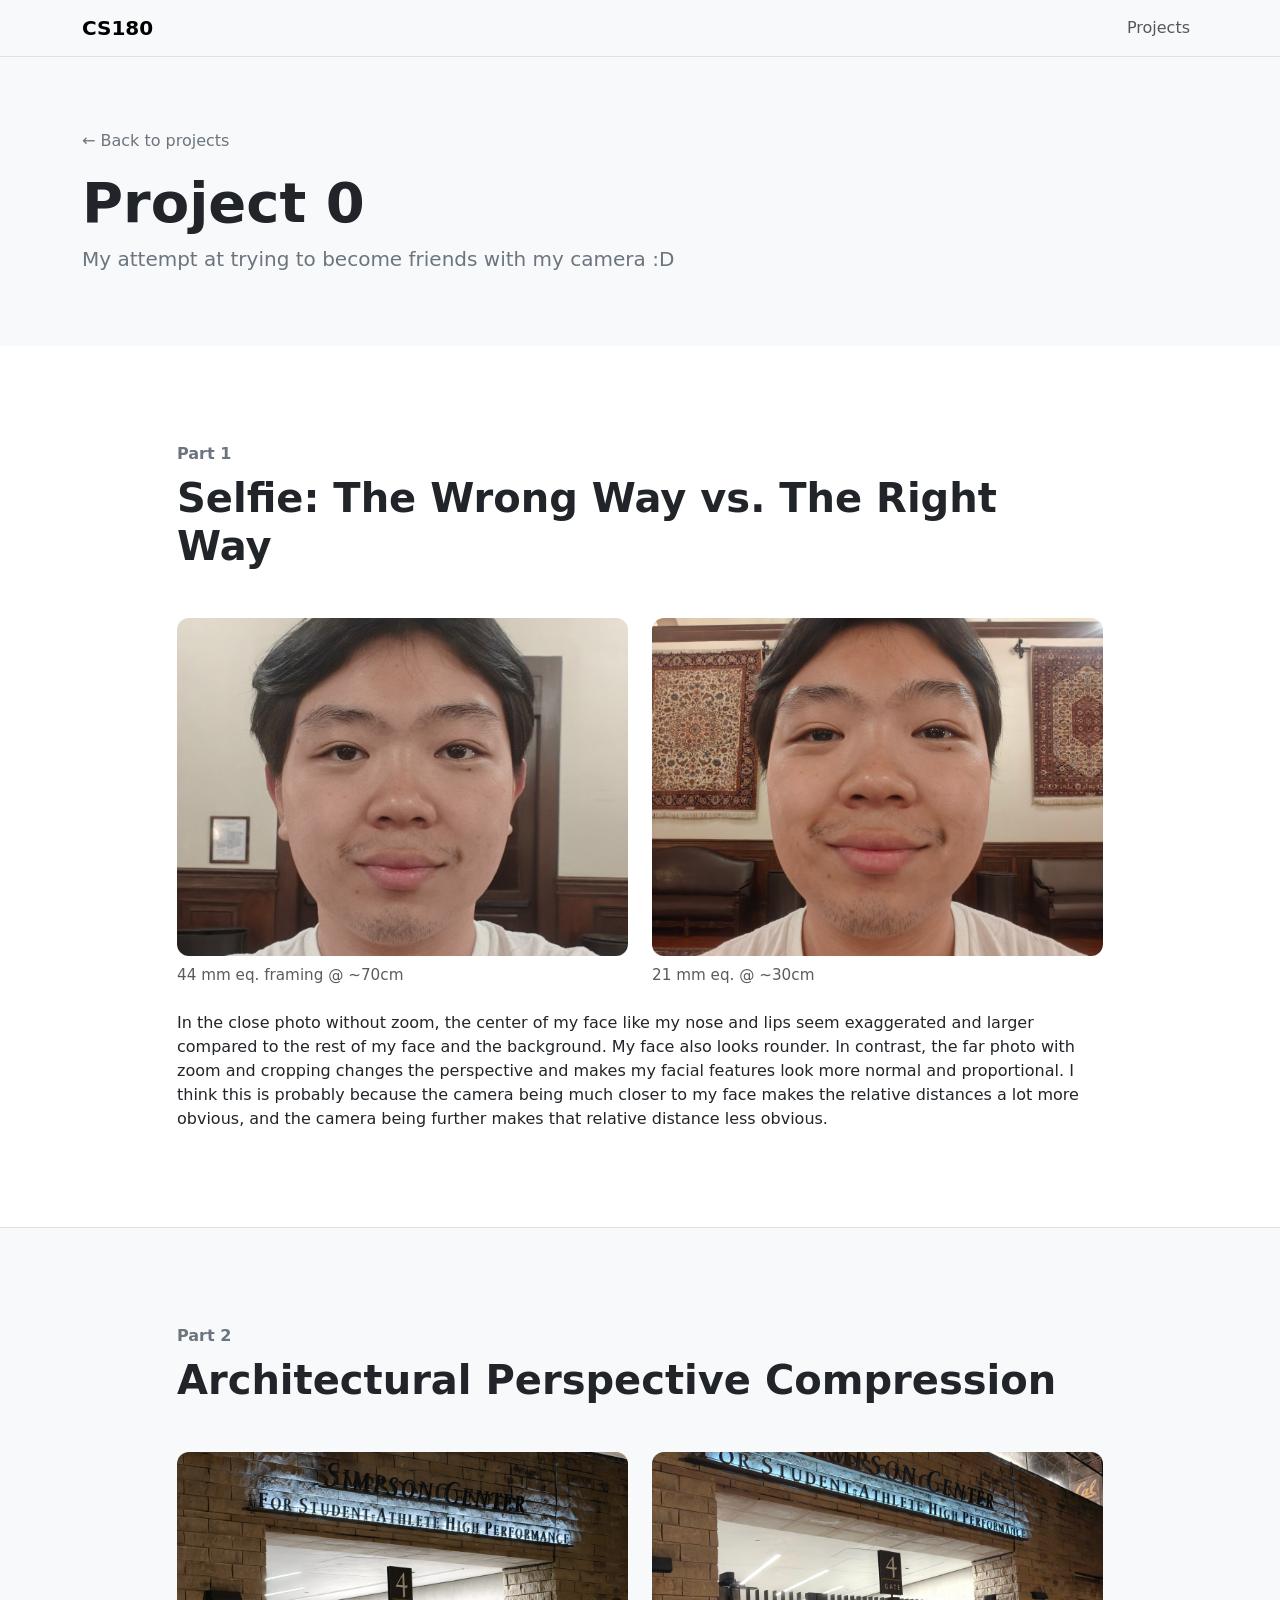
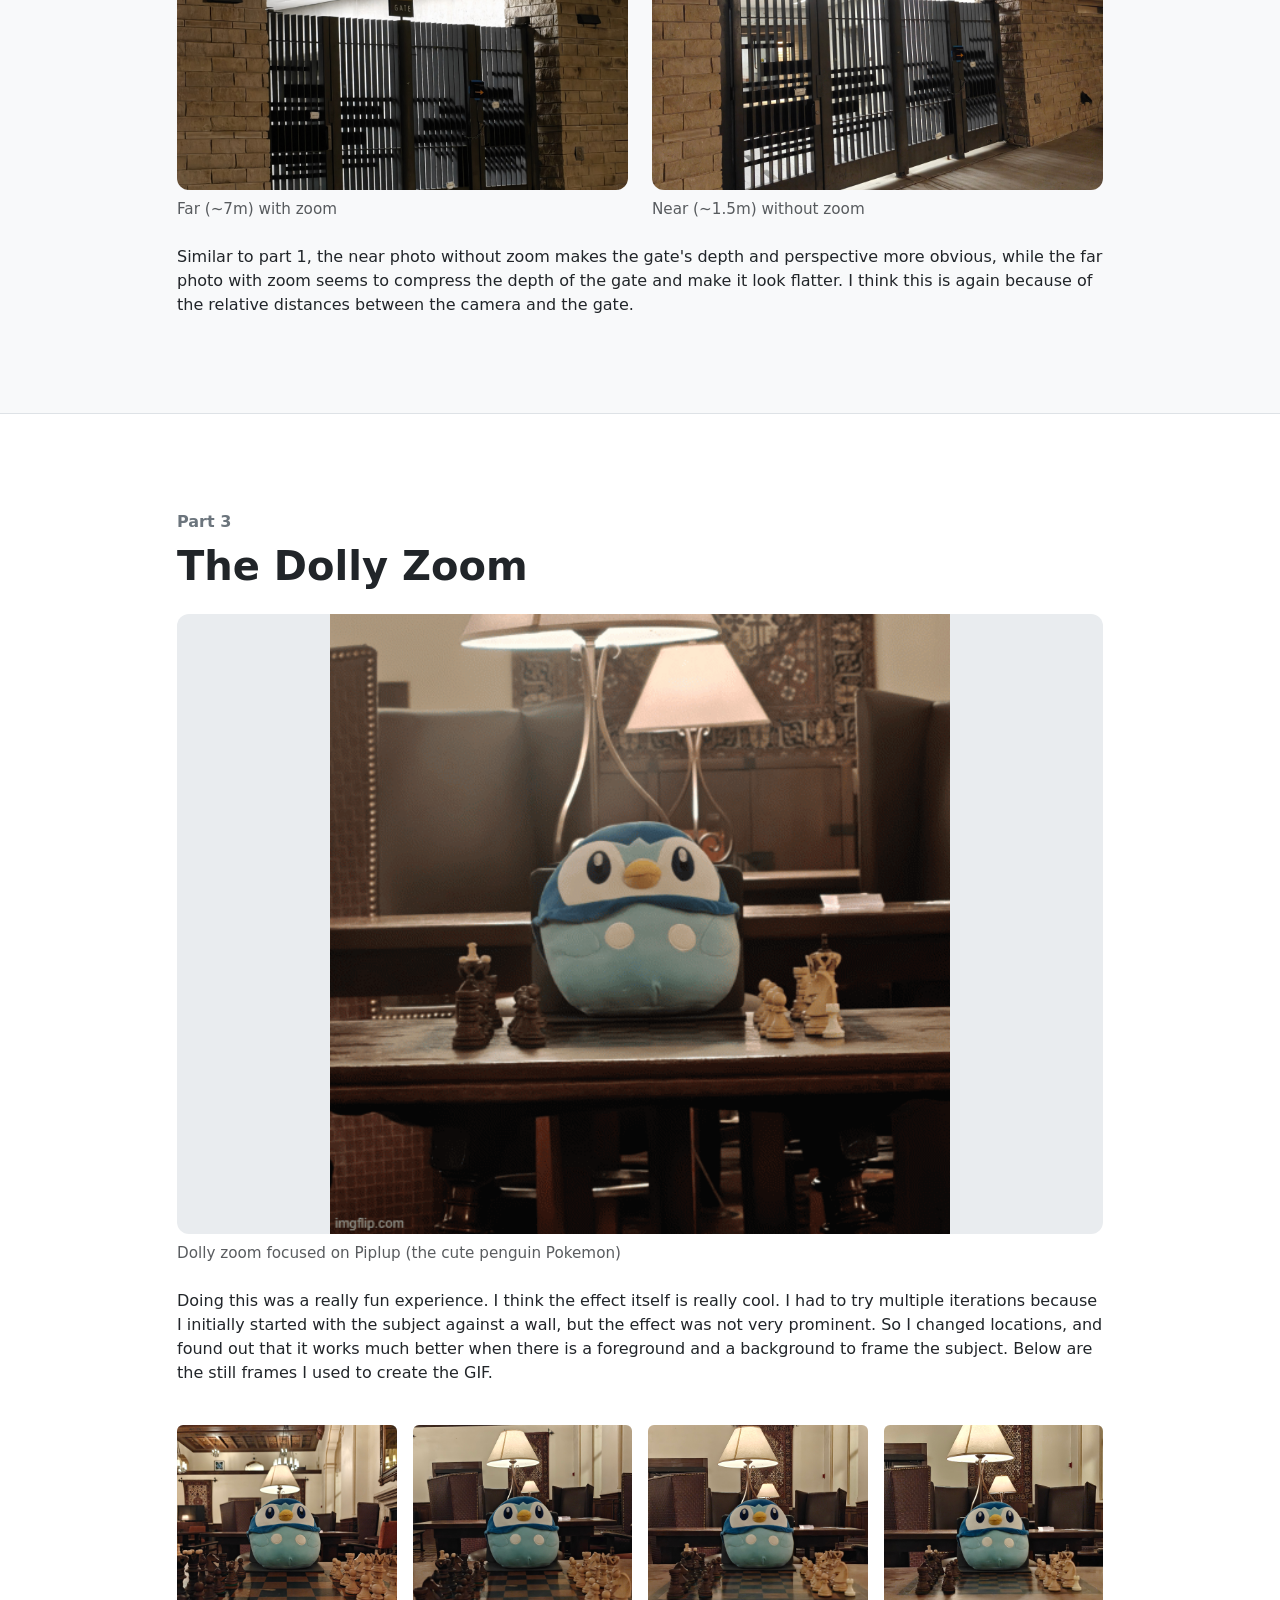
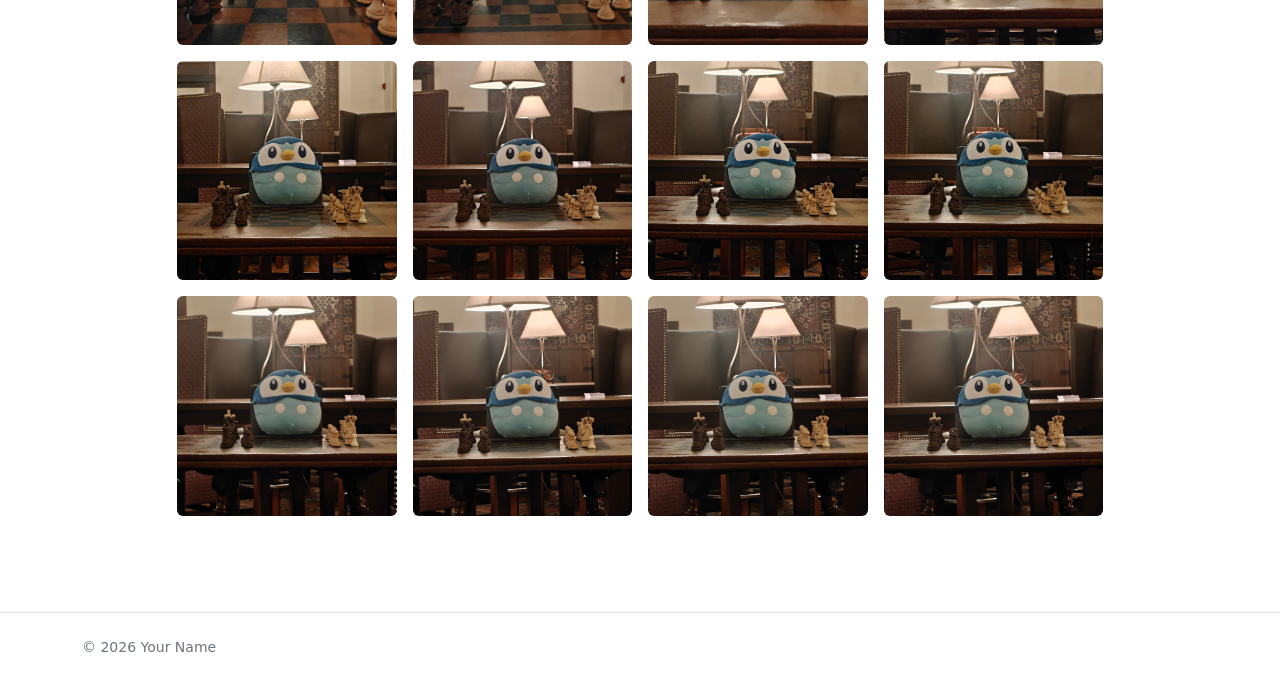
<file: projects/project-0.html>
<!doctype html>
<html lang="en">
<head>
  <meta charset="utf-8">
  <meta name="viewport" content="width=device-width, initial-scale=1">
  <title>CS180 - Project 0</title>
  <meta name="description" content="Project write-up">

  <link rel="stylesheet" href="https://cdn.jsdelivr.net/npm/bootstrap@5.3.8/dist/css/bootstrap.min.css" integrity="sha256-2FMn2Zx6PuH5tdBQDRNwrOo60ts5wWPC9R8jK67b3t4=" crossorigin="anonymous">
  <link rel="stylesheet" href="../styles.css">
</head>
<body>
  <!-- NAVBAR -->
  <nav class="navbar navbar-expand-lg bg-body-tertiary border-bottom sticky-top">
    <div class="container">
      <a class="navbar-brand fw-semibold" href="../index.html">CS180</a>

      <button class="navbar-toggler" type="button" data-bs-toggle="collapse" data-bs-target="#mainNavbar" aria-controls="mainNavbar" aria-expanded="false" aria-label="Toggle navigation">
        <span class="navbar-toggler-icon"></span>
      </button>

      <div class="collapse navbar-collapse" id="mainNavbar">
        <ul class="navbar-nav ms-auto">
          <li class="nav-item">
            <a class="nav-link" href="../index.html#projects">Projects</a>
          </li>
          <!-- Add future pages here too. -->
        </ul>
      </div>
    </div>
  </nav>

  <main>
    <!-- PROJECT HEADER -->
    <header class="bg-body-tertiary py-5">
      <div class="container py-4">
        <div class="row">
          <div class="col-lg-8">
            <a href="../index.html#projects" class="link-secondary text-decoration-none">← Back to projects</a>
            <h1 class="display-4 fw-bold mt-3">Project 0</h1>
            <p class="lead text-secondary mb-0">
              My attempt at trying to become friends with my camera :D
            </p>
          </div>
        </div>
      </div>
    </header>

    <!-- PART 1 -->
    <section class="project-section section-padding">
      <div class="container">
        <div class="row justify-content-center">
          <div class="col-lg-10">
            <p class="text-secondary fw-semibold mb-2">Part 1</p>
            <h2 class="display-6 fw-bold mb-4">Selfie: The Wrong Way vs. The Right Way</h2>

            <div class="row g-4 my-4">
              <div class="col-md-6">
                <figure class="mb-0">
                  <img src="../assets/images/selfie_far_zoom.jpg" class="media-frame" alt="Selfie taken from far with zoom (crop)">
                  <figcaption class="figure-caption mt-2">
                    44 mm eq. framing @ ~70cm
                  </figcaption>
                </figure>
              </div>

              <div class="col-md-6">
                <figure class="mb-0">
                  <img src="../assets/images/selfie_near_nozoom.jpg" class="media-frame" alt="Selfie taken from close without zoom">
                  <figcaption class="figure-caption mt-2">
                    21 mm eq. @ ~30cm
                  </figcaption>
                </figure>
              </div>
            </div>

            <p class="mb-0">
              In the close photo without zoom, the center of my face like my nose and lips seem exaggerated and larger compared to the rest of my face and the background. My face also looks rounder. In contrast, the far photo with zoom and cropping changes the perspective and makes my facial features look more normal and proportional. I think this is probably because the camera being much closer to my face makes the relative distances a lot more obvious, and the camera being further makes that relative distance less obvious.
            </p>
          </div>
        </div>
      </div>
    </section>

    <!-- PART 2 -->
    <section class="project-section section-padding bg-body-tertiary">
      <div class="container">
        <div class="row justify-content-center">
          <div class="col-lg-10">
            <p class="text-secondary fw-semibold mb-2">Part 2</p>
            <h2 class="display-6 fw-bold mb-4">Architectural Perspective Compression</h2>

            <div class="row g-4 my-4">
              <div class="col-md-6">
                <figure class="mb-0">
                  <img src="../assets/images/gate_far_zoom.jpg" class="media-frame" alt="Gate far with zoom">
                  <figcaption class="figure-caption mt-2">
                    Far (~7m) with zoom
                  </figcaption>
                </figure>
              </div>

              <div class="col-md-6">
                <figure class="mb-0">
                  <img src="../assets/images/gate_near_nozoom.jpg" class="media-frame" alt="Gate near without zoom">
                  <figcaption class="figure-caption mt-2">
                    Near (~1.5m) without zoom
                  </figcaption>
                </figure>
              </div>
            </div>

            <p class="mb-0">
              Similar to part 1, the near photo without zoom makes the gate's depth and perspective more obvious, while the far photo with zoom seems to compress the depth of the gate and make it look flatter. I think this is again because of the relative distances between the camera and the gate.
            </p>
          </div>
        </div>
      </div>
    </section>

    <!-- PART 3 -->
    <section class="project-section section-padding">
      <div class="container">
        <div class="row justify-content-center">
          <div class="col-lg-10">
            <p class="text-secondary fw-semibold mb-2">Part 3</p>
            <h2 class="display-6 fw-bold mb-4">The Dolly Zoom</h2>

            <figure class="my-4 text-center">
              <img src="../assets/images/piplup_dolly.gif" class="gif-frame" alt="Describe the animated demonstration">
              <figcaption class="figure-caption mt-2 text-start">
                Dolly zoom focused on Piplup (the cute penguin Pokemon)
              </figcaption>
            </figure>

            <p class="mb-0">
              Doing this was a really fun experience. I think the effect itself is really cool. I had to try multiple iterations because I initially started with the subject against a wall, but the effect was not very prominent. So I changed locations, and found out that it works much better when there is a foreground and a background to frame the subject. Below are the still frames I used to create the GIF.
            </p>

            <div class="row g-3 mt-4">

    <div class="col-6 col-md-3">
        <img src="../assets/images/dolly_f1.jpg"
             class="img-fluid rounded"
             alt="Image 1">
    </div>

    <div class="col-6 col-md-3">
        <img src="../assets/images/dolly_f2.jpg"
             class="img-fluid rounded"
             alt="Image 2">
    </div>

    <div class="col-6 col-md-3">
        <img src="../assets/images/dolly_f3.jpg"
             class="img-fluid rounded"
             alt="Image 3">
    </div>

    <div class="col-6 col-md-3">
        <img src="../assets/images/dolly_f4.jpg"
             class="img-fluid rounded"
             alt="Image 4">
    </div>

    <div class="col-6 col-md-3">
        <img src="../assets/images/dolly_f5.jpg"
             class="img-fluid rounded"
             alt="Image 5">
    </div>

    <div class="col-6 col-md-3">
        <img src="../assets/images/dolly_f6.jpg"
             class="img-fluid rounded"
             alt="Image 6">
    </div>

    <div class="col-6 col-md-3">
        <img src="../assets/images/dolly_f7.jpg"
             class="img-fluid rounded"
             alt="Image 7">
    </div>

    <div class="col-6 col-md-3">
        <img src="../assets/images/dolly_f8.jpg"
             class="img-fluid rounded"
             alt="Image 8">
    </div>

    <div class="col-6 col-md-3">
        <img src="../assets/images/dolly_f9.jpg"
             class="img-fluid rounded"
             alt="Image 9">
    </div>

    <div class="col-6 col-md-3">
        <img src="../assets/images/dolly_f10.jpg"
             class="img-fluid rounded"
             alt="Image 10">
    </div>

    <div class="col-6 col-md-3">
        <img src="../assets/images/dolly_f11.jpg"
             class="img-fluid rounded"
             alt="Image 11">
    </div>

    <div class="col-6 col-md-3">
        <img src="../assets/images/dolly_f12.jpg"
             class="img-fluid rounded"
             alt="Image 12">
    </div>

</div>
          </div>
        </div>
      </div>
    </section>
  </main>

  <footer class="border-top py-4">
    <div class="container text-secondary small">
      © 2026 Your Name
    </div>
  </footer>

  <script src="https://cdn.jsdelivr.net/npm/bootstrap@5.3.8/dist/js/bootstrap.min.js" integrity="sha256-ew8UiV1pJH/YjpOEBInP1HxVvT/SfrCmwSoUzF9JIgc=" crossorigin="anonymous"></script>
</body>
</html>
</file>
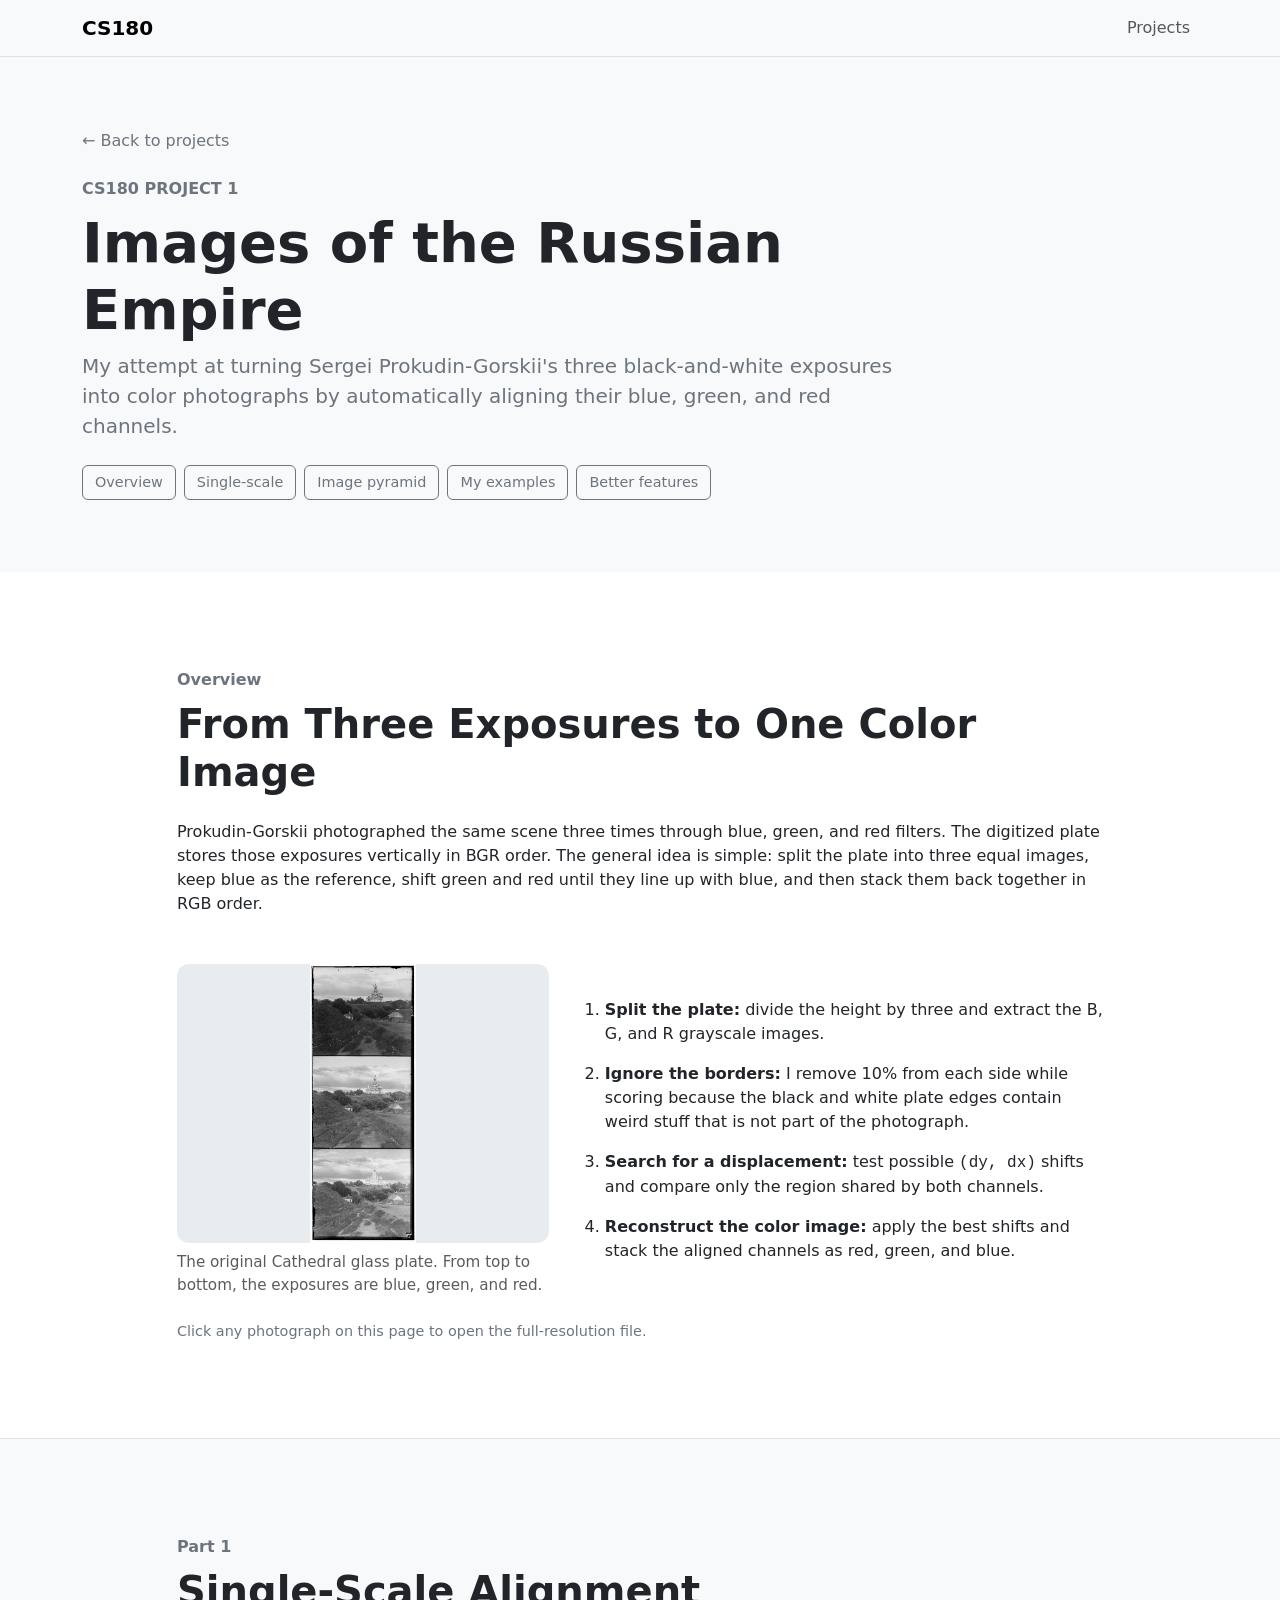
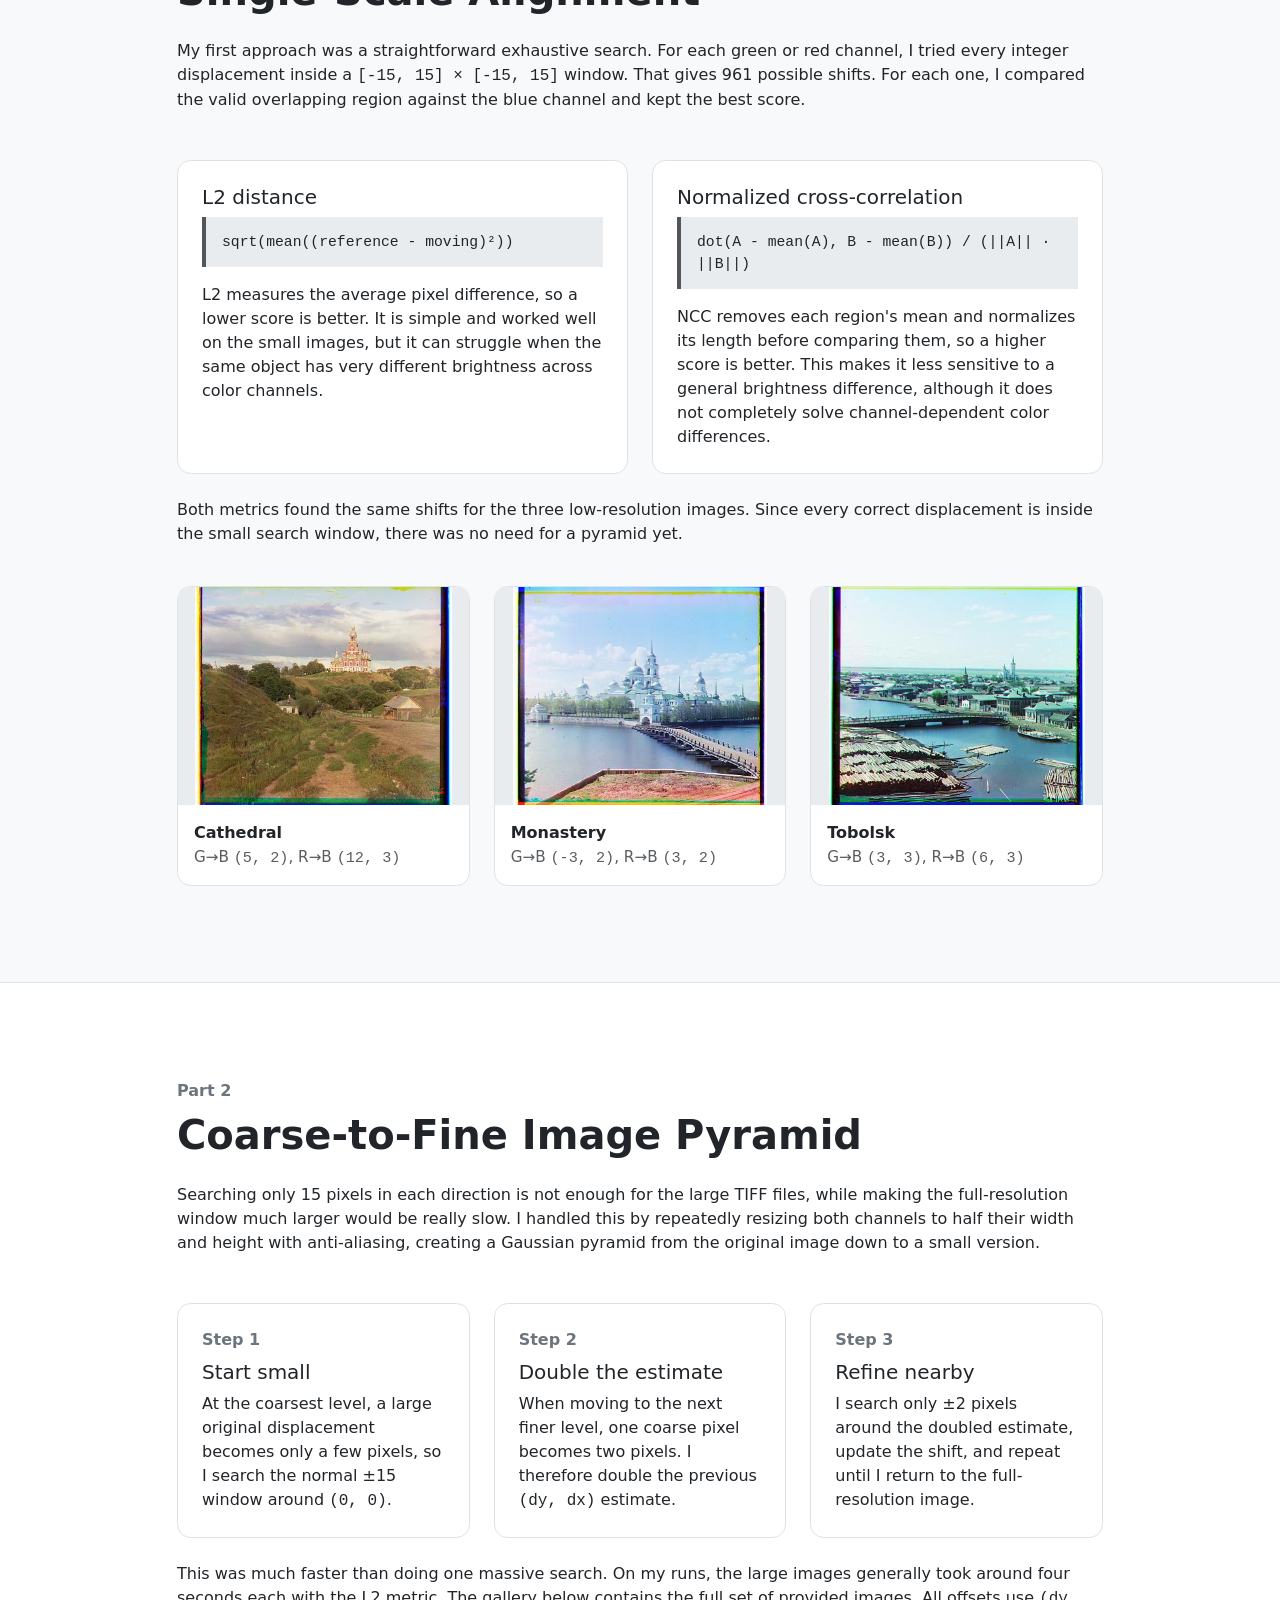
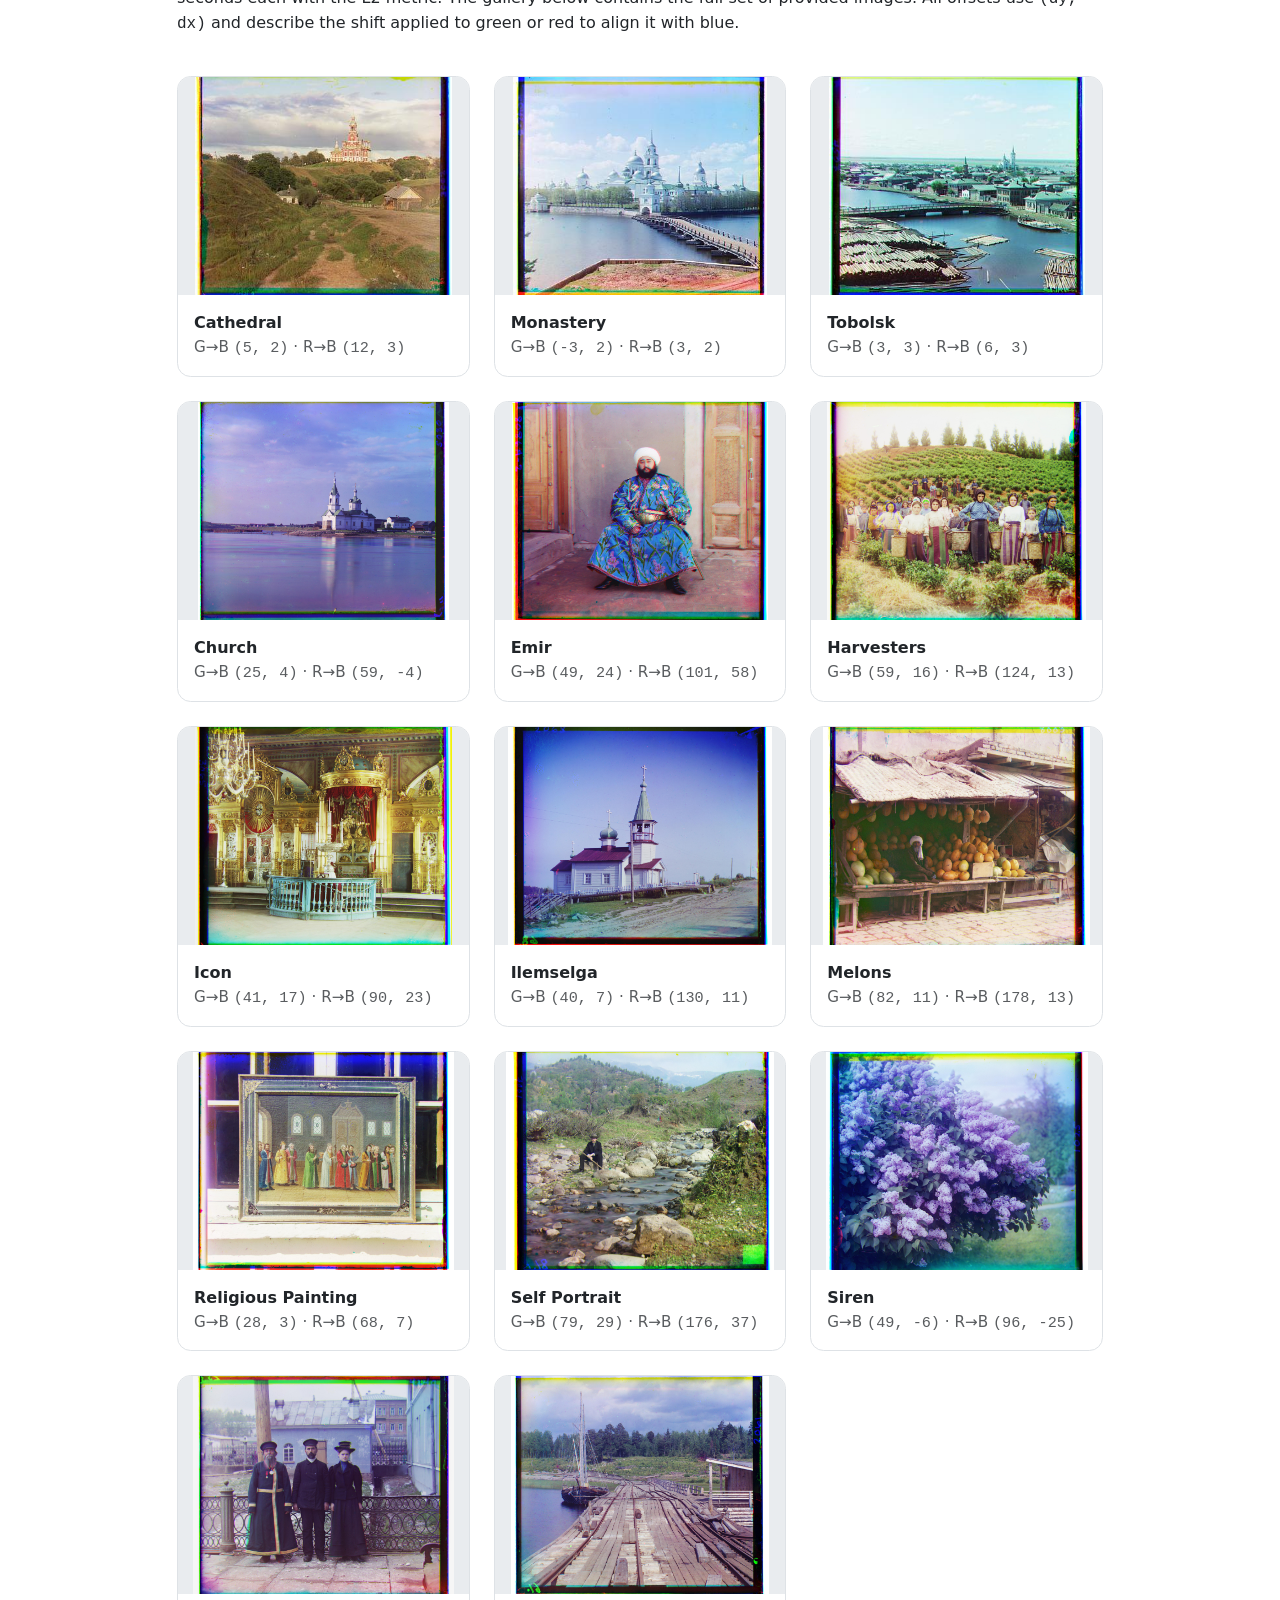
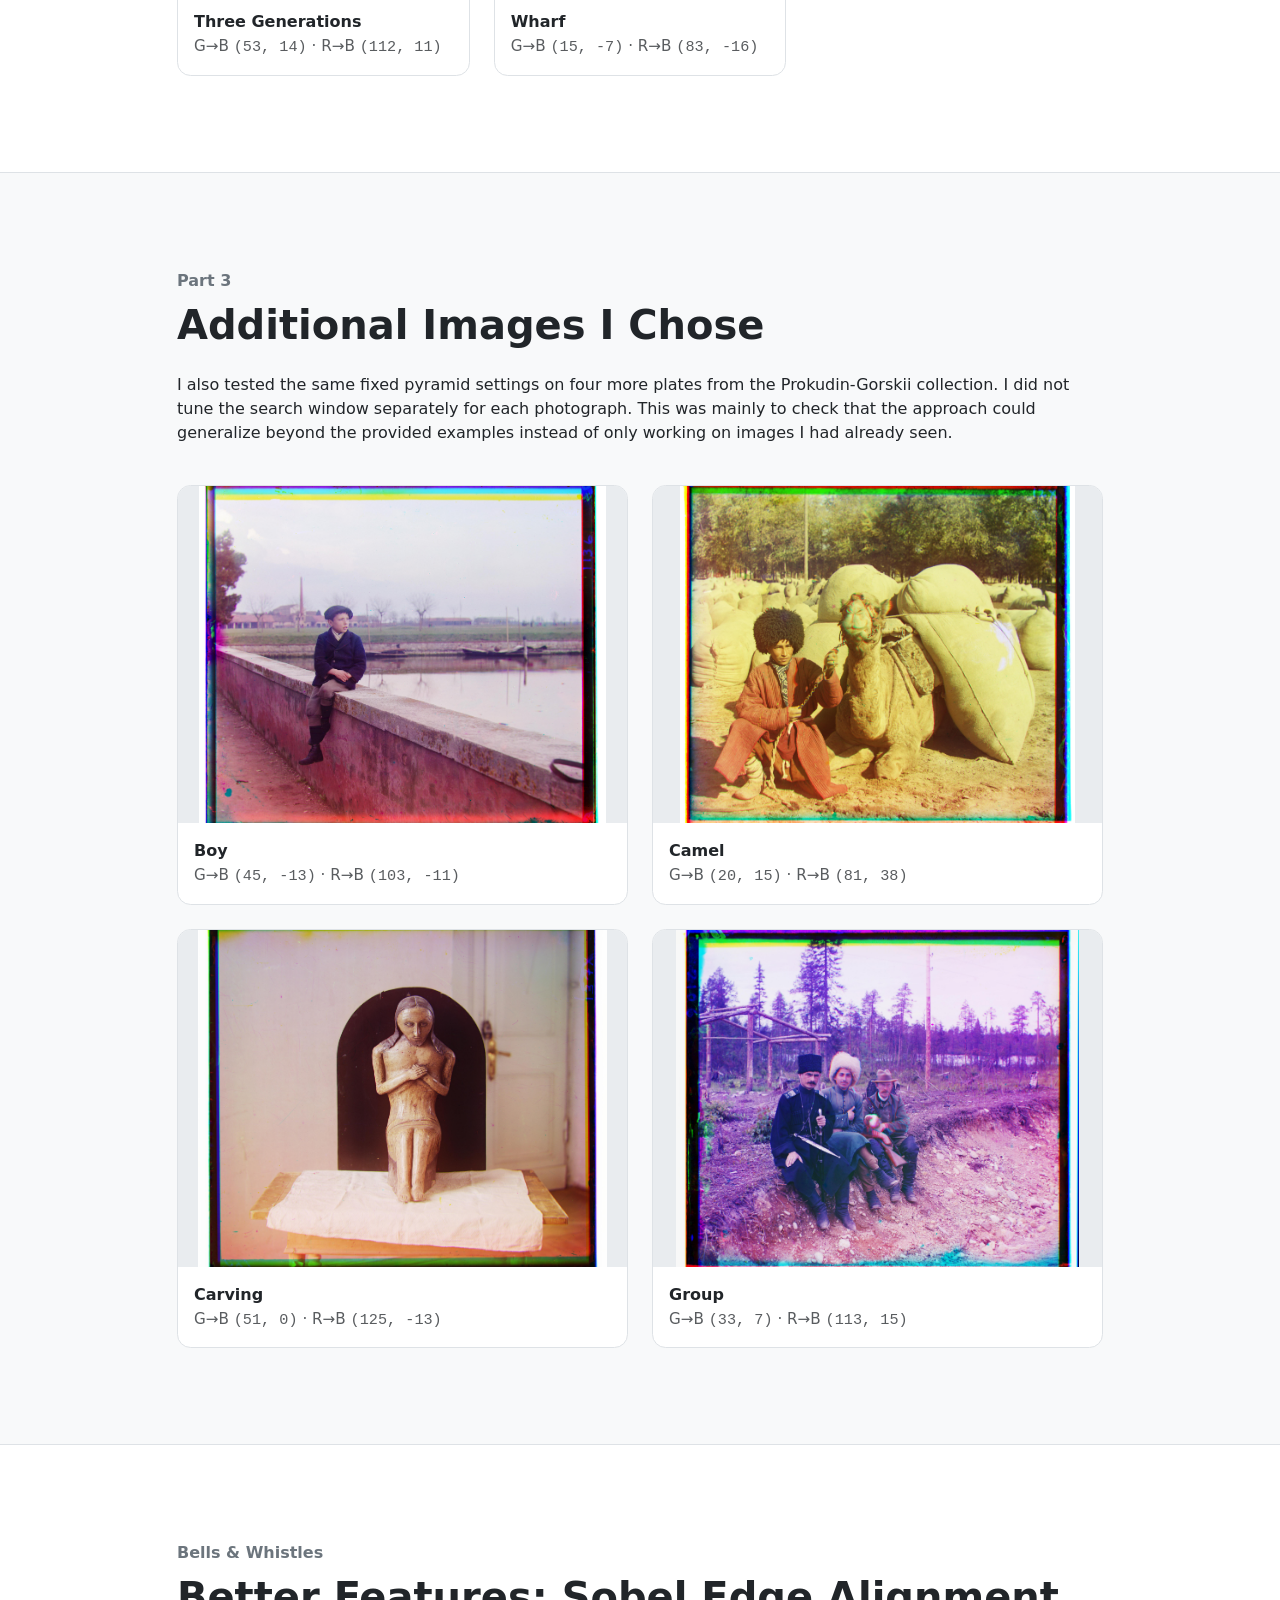
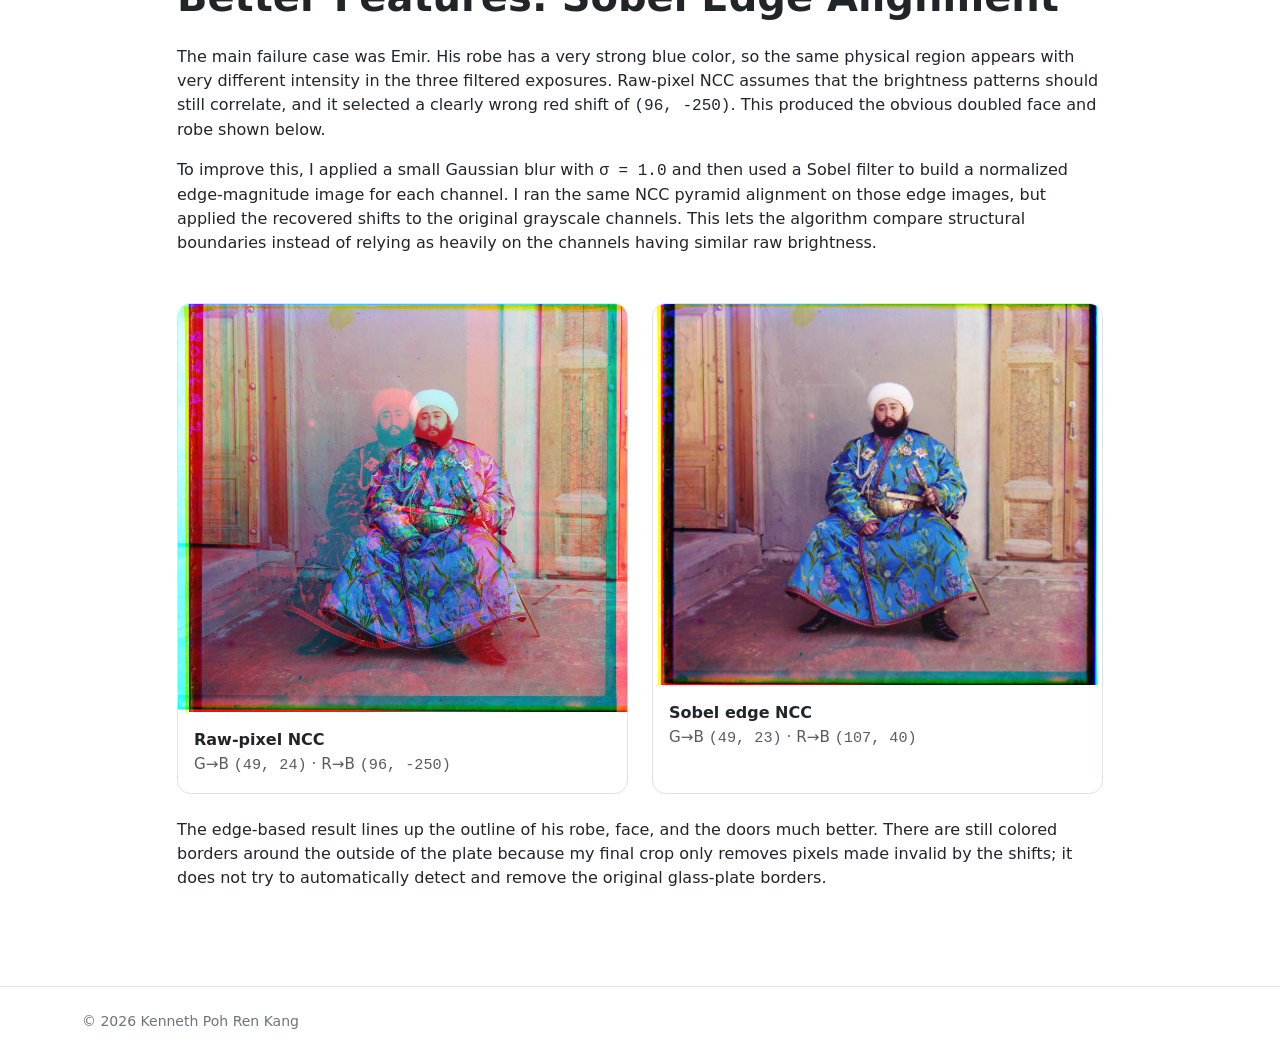
<file: projects/project-1.html>
<!doctype html>
<html lang="en">
<head>
  <meta charset="utf-8">
  <meta name="viewport" content="width=device-width, initial-scale=1">
  <title>CS180 - Project 1</title>
  <meta name="description" content="CS180 Project 1: aligning and colorizing Prokudin-Gorskii glass plate photographs">

  <link href="https://cdn.jsdelivr.net/npm/bootstrap@5.3.8/dist/css/bootstrap.min.css" rel="stylesheet" integrity="sha384-sRIl4kxILFvY47J16cr9ZwB07vP4J8+LH7qKQnuqkuIAvNWLzeN8tE5YBujZqJLB" crossorigin="anonymous">
  <link rel="stylesheet" href="../styles.css">
</head>
<body>
  <!-- NAVBAR -->
  <nav class="navbar navbar-expand-lg bg-body-tertiary border-bottom sticky-top">
    <div class="container">
      <a class="navbar-brand fw-semibold" href="../index.html">CS180</a>

      <button class="navbar-toggler" type="button" data-bs-toggle="collapse" data-bs-target="#mainNavbar" aria-controls="mainNavbar" aria-expanded="false" aria-label="Toggle navigation">
        <span class="navbar-toggler-icon"></span>
      </button>

      <div class="collapse navbar-collapse" id="mainNavbar">
        <ul class="navbar-nav ms-auto">
          <li class="nav-item">
            <a class="nav-link" href="../index.html#projects">Projects</a>
          </li>
        </ul>
      </div>
    </div>
  </nav>

  <main>
    <!-- PROJECT HEADER -->
    <header class="bg-body-tertiary py-5">
      <div class="container py-4">
        <div class="row">
          <div class="col-lg-9">
            <a href="../index.html#projects" class="link-secondary text-decoration-none">← Back to projects</a>
            <p class="text-uppercase text-secondary fw-semibold mt-4 mb-2">CS180 Project 1</p>
            <h1 class="display-4 fw-bold">Images of the Russian Empire</h1>
            <p class="lead text-secondary project-summary mb-4">
              My attempt at turning Sergei Prokudin-Gorskii's three black-and-white exposures into color photographs by automatically aligning their blue, green, and red channels.
            </p>
            <div class="project-jump-links d-flex flex-wrap gap-2" aria-label="Jump to a project section">
              <a class="btn btn-outline-secondary" href="#overview">Overview</a>
              <a class="btn btn-outline-secondary" href="#single-scale">Single-scale</a>
              <a class="btn btn-outline-secondary" href="#pyramid">Image pyramid</a>
              <a class="btn btn-outline-secondary" href="#chosen-images">My examples</a>
              <a class="btn btn-outline-secondary" href="#edge-alignment">Better features</a>
            </div>
          </div>
        </div>
      </div>
    </header>

    <!-- OVERVIEW -->
    <section id="overview" class="project-section section-padding">
      <div class="container">
        <div class="row justify-content-center">
          <div class="col-lg-10">
            <p class="text-secondary fw-semibold mb-2">Overview</p>
            <h2 class="display-6 fw-bold mb-4">From Three Exposures to One Color Image</h2>

            <p>
              Prokudin-Gorskii photographed the same scene three times through blue, green, and red filters. The digitized plate stores those exposures vertically in BGR order. The general idea is simple: split the plate into three equal images, keep blue as the reference, shift green and red until they line up with blue, and then stack them back together in RGB order.
            </p>

            <div class="row g-4 align-items-center my-4">
              <div class="col-lg-5">
                <figure class="mb-0">
                  <a class="image-link" href="../assets/images/cathedral.jpg" target="_blank" rel="noopener">
                    <img src="../assets/images/cathedral.jpg" class="result-frame" alt="Original Cathedral glass plate with the three grayscale exposures stacked vertically">
                  </a>
                  <figcaption class="figure-caption mt-2">
                    The original Cathedral glass plate. From top to bottom, the exposures are blue, green, and red.
                  </figcaption>
                </figure>
              </div>
              <div class="col-lg-7">
                <ol class="mb-0">
                  <li class="mb-3"><strong>Split the plate:</strong> divide the height by three and extract the B, G, and R grayscale images.</li>
                  <li class="mb-3"><strong>Ignore the borders:</strong> I remove 10% from each side while scoring because the black and white plate edges contain weird stuff that is not part of the photograph.</li>
                  <li class="mb-3"><strong>Search for a displacement:</strong> test possible <span class="offset-badge">(dy, dx)</span> shifts and compare only the region shared by both channels.</li>
                  <li><strong>Reconstruct the color image:</strong> apply the best shifts and stack the aligned channels as red, green, and blue.</li>
                </ol>
              </div>
            </div>

            <p class="text-secondary full-size-hint mb-0">
              Click any photograph on this page to open the full-resolution file.
            </p>
          </div>
        </div>
      </div>
    </section>

    <!-- SINGLE-SCALE ALIGNMENT -->
    <section id="single-scale" class="project-section section-padding bg-body-tertiary">
      <div class="container">
        <div class="row justify-content-center">
          <div class="col-lg-10">
            <p class="text-secondary fw-semibold mb-2">Part 1</p>
            <h2 class="display-6 fw-bold mb-4">Single-Scale Alignment</h2>

            <p>
              My first approach was a straightforward exhaustive search. For each green or red channel, I tried every integer displacement inside a <span class="offset-badge">[-15, 15] × [-15, 15]</span> window. That gives 961 possible shifts. For each one, I compared the valid overlapping region against the blue channel and kept the best score.
            </p>

            <div class="row g-4 my-4">
              <div class="col-md-6">
                <div class="method-card">
                  <h3 class="h5">L2 distance</h3>
                  <div class="formula mb-3">sqrt(mean((reference - moving)²))</div>
                  <p class="mb-0">
                    L2 measures the average pixel difference, so a lower score is better. It is simple and worked well on the small images, but it can struggle when the same object has very different brightness across color channels.
                  </p>
                </div>
              </div>
              <div class="col-md-6">
                <div class="method-card">
                  <h3 class="h5">Normalized cross-correlation</h3>
                  <div class="formula mb-3">dot(A - mean(A), B - mean(B)) / (||A|| · ||B||)</div>
                  <p class="mb-0">
                    NCC removes each region's mean and normalizes its length before comparing them, so a higher score is better. This makes it less sensitive to a general brightness difference, although it does not completely solve channel-dependent color differences.
                  </p>
                </div>
              </div>
            </div>

            <p>
              Both metrics found the same shifts for the three low-resolution images. Since every correct displacement is inside the small search window, there was no need for a pyramid yet.
            </p>

            <div class="row g-4 mt-2">
              <div class="col-md-4">
                <figure class="result-card mb-0">
                  <a class="image-link rounded-0" href="../assets/images/pyramid_l2_cathedral.jpg" target="_blank" rel="noopener">
                    <img src="../assets/images/pyramid_l2_cathedral.jpg" class="result-frame" alt="Aligned color reconstruction of Cathedral">
                  </a>
                  <figcaption class="p-3">
                    <strong>Cathedral</strong><br>
                    <span class="figure-caption">G→B <span class="offset-badge">(5, 2)</span>, R→B <span class="offset-badge">(12, 3)</span></span>
                  </figcaption>
                </figure>
              </div>
              <div class="col-md-4">
                <figure class="result-card mb-0">
                  <a class="image-link rounded-0" href="../assets/images/pyramid_l2_monastery.jpg" target="_blank" rel="noopener">
                    <img src="../assets/images/pyramid_l2_monastery.jpg" class="result-frame" alt="Aligned color reconstruction of Monastery">
                  </a>
                  <figcaption class="p-3">
                    <strong>Monastery</strong><br>
                    <span class="figure-caption">G→B <span class="offset-badge">(-3, 2)</span>, R→B <span class="offset-badge">(3, 2)</span></span>
                  </figcaption>
                </figure>
              </div>
              <div class="col-md-4">
                <figure class="result-card mb-0">
                  <a class="image-link rounded-0" href="../assets/images/pyramid_l2_tobolsk.jpg" target="_blank" rel="noopener">
                    <img src="../assets/images/pyramid_l2_tobolsk.jpg" class="result-frame" alt="Aligned color reconstruction of Tobolsk">
                  </a>
                  <figcaption class="p-3">
                    <strong>Tobolsk</strong><br>
                    <span class="figure-caption">G→B <span class="offset-badge">(3, 3)</span>, R→B <span class="offset-badge">(6, 3)</span></span>
                  </figcaption>
                </figure>
              </div>
            </div>
          </div>
        </div>
      </div>
    </section>

    <!-- IMAGE PYRAMID -->
    <section id="pyramid" class="project-section section-padding">
      <div class="container">
        <div class="row justify-content-center">
          <div class="col-lg-10">
            <p class="text-secondary fw-semibold mb-2">Part 2</p>
            <h2 class="display-6 fw-bold mb-4">Coarse-to-Fine Image Pyramid</h2>

            <p>
              Searching only 15 pixels in each direction is not enough for the large TIFF files, while making the full-resolution window much larger would be really slow. I handled this by repeatedly resizing both channels to half their width and height with anti-aliasing, creating a Gaussian pyramid from the original image down to a small version.
            </p>

            <div class="row g-4 my-4">
              <div class="col-md-4">
                <div class="method-card">
                  <p class="text-secondary fw-semibold mb-2">Step 1</p>
                  <h3 class="h5">Start small</h3>
                  <p class="mb-0">At the coarsest level, a large original displacement becomes only a few pixels, so I search the normal ±15 window around <span class="offset-badge">(0, 0)</span>.</p>
                </div>
              </div>
              <div class="col-md-4">
                <div class="method-card">
                  <p class="text-secondary fw-semibold mb-2">Step 2</p>
                  <h3 class="h5">Double the estimate</h3>
                  <p class="mb-0">When moving to the next finer level, one coarse pixel becomes two pixels. I therefore double the previous <span class="offset-badge">(dy, dx)</span> estimate.</p>
                </div>
              </div>
              <div class="col-md-4">
                <div class="method-card">
                  <p class="text-secondary fw-semibold mb-2">Step 3</p>
                  <h3 class="h5">Refine nearby</h3>
                  <p class="mb-0">I search only ±2 pixels around the doubled estimate, update the shift, and repeat until I return to the full-resolution image.</p>
                </div>
              </div>
            </div>

            <p>
              This was much faster than doing one massive search. On my runs, the large images generally took around four seconds each with the L2 metric. The gallery below contains the full set of provided images. All offsets use <span class="offset-badge">(dy, dx)</span> and describe the shift applied to green or red to align it with blue.
            </p>

            <div class="row row-cols-1 row-cols-sm-2 row-cols-lg-3 g-4 mt-2">
              <div class="col">
                <figure class="result-card mb-0">
                  <a class="image-link rounded-0" href="../assets/images/pyramid_l2_cathedral.jpg" target="_blank" rel="noopener"><img src="../assets/images/pyramid_l2_cathedral.jpg" class="result-frame" alt="Cathedral pyramid alignment result"></a>
                  <figcaption class="p-3"><strong>Cathedral</strong><br><span class="figure-caption">G→B <span class="offset-badge">(5, 2)</span> · R→B <span class="offset-badge">(12, 3)</span></span></figcaption>
                </figure>
              </div>
              <div class="col">
                <figure class="result-card mb-0">
                  <a class="image-link rounded-0" href="../assets/images/pyramid_l2_monastery.jpg" target="_blank" rel="noopener"><img src="../assets/images/pyramid_l2_monastery.jpg" class="result-frame" alt="Monastery pyramid alignment result"></a>
                  <figcaption class="p-3"><strong>Monastery</strong><br><span class="figure-caption">G→B <span class="offset-badge">(-3, 2)</span> · R→B <span class="offset-badge">(3, 2)</span></span></figcaption>
                </figure>
              </div>
              <div class="col">
                <figure class="result-card mb-0">
                  <a class="image-link rounded-0" href="../assets/images/pyramid_l2_tobolsk.jpg" target="_blank" rel="noopener"><img src="../assets/images/pyramid_l2_tobolsk.jpg" class="result-frame" alt="Tobolsk pyramid alignment result"></a>
                  <figcaption class="p-3"><strong>Tobolsk</strong><br><span class="figure-caption">G→B <span class="offset-badge">(3, 3)</span> · R→B <span class="offset-badge">(6, 3)</span></span></figcaption>
                </figure>
              </div>
              <div class="col">
                <figure class="result-card mb-0">
                  <a class="image-link rounded-0" href="../assets/images/pyramid_l2_church.jpg" target="_blank" rel="noopener"><img src="../assets/images/pyramid_l2_church.jpg" class="result-frame" alt="Church pyramid alignment result"></a>
                  <figcaption class="p-3"><strong>Church</strong><br><span class="figure-caption">G→B <span class="offset-badge">(25, 4)</span> · R→B <span class="offset-badge">(59, -4)</span></span></figcaption>
                </figure>
              </div>
              <div class="col">
                <figure class="result-card mb-0">
                  <a class="image-link rounded-0" href="../assets/images/pyramid_l2_emir.jpg" target="_blank" rel="noopener"><img src="../assets/images/pyramid_l2_emir.jpg" class="result-frame" alt="Emir L2 pyramid alignment result"></a>
                  <figcaption class="p-3"><strong>Emir</strong><br><span class="figure-caption">G→B <span class="offset-badge">(49, 24)</span> · R→B <span class="offset-badge">(101, 58)</span></span></figcaption>
                </figure>
              </div>
              <div class="col">
                <figure class="result-card mb-0">
                  <a class="image-link rounded-0" href="../assets/images/pyramid_l2_harvesters.jpg" target="_blank" rel="noopener"><img src="../assets/images/pyramid_l2_harvesters.jpg" class="result-frame" alt="Harvesters pyramid alignment result"></a>
                  <figcaption class="p-3"><strong>Harvesters</strong><br><span class="figure-caption">G→B <span class="offset-badge">(59, 16)</span> · R→B <span class="offset-badge">(124, 13)</span></span></figcaption>
                </figure>
              </div>
              <div class="col">
                <figure class="result-card mb-0">
                  <a class="image-link rounded-0" href="../assets/images/pyramid_l2_icon.jpg" target="_blank" rel="noopener"><img src="../assets/images/pyramid_l2_icon.jpg" class="result-frame" alt="Icon pyramid alignment result"></a>
                  <figcaption class="p-3"><strong>Icon</strong><br><span class="figure-caption">G→B <span class="offset-badge">(41, 17)</span> · R→B <span class="offset-badge">(90, 23)</span></span></figcaption>
                </figure>
              </div>
              <div class="col">
                <figure class="result-card mb-0">
                  <a class="image-link rounded-0" href="../assets/images/pyramid_l2_ilemselga.jpg" target="_blank" rel="noopener"><img src="../assets/images/pyramid_l2_ilemselga.jpg" class="result-frame" alt="Ilemselga pyramid alignment result"></a>
                  <figcaption class="p-3"><strong>Ilemselga</strong><br><span class="figure-caption">G→B <span class="offset-badge">(40, 7)</span> · R→B <span class="offset-badge">(130, 11)</span></span></figcaption>
                </figure>
              </div>
              <div class="col">
                <figure class="result-card mb-0">
                  <a class="image-link rounded-0" href="../assets/images/pyramid_l2_melons.jpg" target="_blank" rel="noopener"><img src="../assets/images/pyramid_l2_melons.jpg" class="result-frame" alt="Melons pyramid alignment result"></a>
                  <figcaption class="p-3"><strong>Melons</strong><br><span class="figure-caption">G→B <span class="offset-badge">(82, 11)</span> · R→B <span class="offset-badge">(178, 13)</span></span></figcaption>
                </figure>
              </div>
              <div class="col">
                <figure class="result-card mb-0">
                  <a class="image-link rounded-0" href="../assets/images/pyramid_l2_religous_painting.jpg" target="_blank" rel="noopener"><img src="../assets/images/pyramid_l2_religous_painting.jpg" class="result-frame" alt="Religious painting pyramid alignment result"></a>
                  <figcaption class="p-3"><strong>Religious Painting</strong><br><span class="figure-caption">G→B <span class="offset-badge">(28, 3)</span> · R→B <span class="offset-badge">(68, 7)</span></span></figcaption>
                </figure>
              </div>
              <div class="col">
                <figure class="result-card mb-0">
                  <a class="image-link rounded-0" href="../assets/images/pyramid_l2_self_portrait.jpg" target="_blank" rel="noopener"><img src="../assets/images/pyramid_l2_self_portrait.jpg" class="result-frame" alt="Self Portrait pyramid alignment result"></a>
                  <figcaption class="p-3"><strong>Self Portrait</strong><br><span class="figure-caption">G→B <span class="offset-badge">(79, 29)</span> · R→B <span class="offset-badge">(176, 37)</span></span></figcaption>
                </figure>
              </div>
              <div class="col">
                <figure class="result-card mb-0">
                  <a class="image-link rounded-0" href="../assets/images/pyramid_l2_siren.jpg" target="_blank" rel="noopener"><img src="../assets/images/pyramid_l2_siren.jpg" class="result-frame" alt="Siren pyramid alignment result"></a>
                  <figcaption class="p-3"><strong>Siren</strong><br><span class="figure-caption">G→B <span class="offset-badge">(49, -6)</span> · R→B <span class="offset-badge">(96, -25)</span></span></figcaption>
                </figure>
              </div>
              <div class="col">
                <figure class="result-card mb-0">
                  <a class="image-link rounded-0" href="../assets/images/pyramid_l2_three_generations.jpg" target="_blank" rel="noopener"><img src="../assets/images/pyramid_l2_three_generations.jpg" class="result-frame" alt="Three Generations pyramid alignment result"></a>
                  <figcaption class="p-3"><strong>Three Generations</strong><br><span class="figure-caption">G→B <span class="offset-badge">(53, 14)</span> · R→B <span class="offset-badge">(112, 11)</span></span></figcaption>
                </figure>
              </div>
              <div class="col">
                <figure class="result-card mb-0">
                  <a class="image-link rounded-0" href="../assets/images/pyramid_l2_wharf.jpg" target="_blank" rel="noopener"><img src="../assets/images/pyramid_l2_wharf.jpg" class="result-frame" alt="Wharf pyramid alignment result"></a>
                  <figcaption class="p-3"><strong>Wharf</strong><br><span class="figure-caption">G→B <span class="offset-badge">(15, -7)</span> · R→B <span class="offset-badge">(83, -16)</span></span></figcaption>
                </figure>
              </div>
            </div>
          </div>
        </div>
      </div>
    </section>

    <!-- CHOSEN IMAGES -->
    <section id="chosen-images" class="project-section section-padding bg-body-tertiary">
      <div class="container">
        <div class="row justify-content-center">
          <div class="col-lg-10">
            <p class="text-secondary fw-semibold mb-2">Part 3</p>
            <h2 class="display-6 fw-bold mb-4">Additional Images I Chose</h2>

            <p>
              I also tested the same fixed pyramid settings on four more plates from the Prokudin-Gorskii collection. I did not tune the search window separately for each photograph. This was mainly to check that the approach could generalize beyond the provided examples instead of only working on images I had already seen.
            </p>

            <div class="row row-cols-1 row-cols-md-2 g-4 mt-2">
              <div class="col">
                <figure class="result-card mb-0">
                  <a class="image-link rounded-0" href="../assets/images/pyramid_l2_boy.jpg" target="_blank" rel="noopener"><img src="../assets/images/pyramid_l2_boy.jpg" class="result-frame" alt="Additional Boy plate alignment result"></a>
                  <figcaption class="p-3"><strong>Boy</strong><br><span class="figure-caption">G→B <span class="offset-badge">(45, -13)</span> · R→B <span class="offset-badge">(103, -11)</span></span></figcaption>
                </figure>
              </div>
              <div class="col">
                <figure class="result-card mb-0">
                  <a class="image-link rounded-0" href="../assets/images/pyramid_l2_camel.jpg" target="_blank" rel="noopener"><img src="../assets/images/pyramid_l2_camel.jpg" class="result-frame" alt="Additional Camel plate alignment result"></a>
                  <figcaption class="p-3"><strong>Camel</strong><br><span class="figure-caption">G→B <span class="offset-badge">(20, 15)</span> · R→B <span class="offset-badge">(81, 38)</span></span></figcaption>
                </figure>
              </div>
              <div class="col">
                <figure class="result-card mb-0">
                  <a class="image-link rounded-0" href="../assets/images/pyramid_l2_carving.jpg" target="_blank" rel="noopener"><img src="../assets/images/pyramid_l2_carving.jpg" class="result-frame" alt="Additional Carving plate alignment result"></a>
                  <figcaption class="p-3"><strong>Carving</strong><br><span class="figure-caption">G→B <span class="offset-badge">(51, 0)</span> · R→B <span class="offset-badge">(125, -13)</span></span></figcaption>
                </figure>
              </div>
              <div class="col">
                <figure class="result-card mb-0">
                  <a class="image-link rounded-0" href="../assets/images/pyramid_l2_group.jpg" target="_blank" rel="noopener"><img src="../assets/images/pyramid_l2_group.jpg" class="result-frame" alt="Additional Group plate alignment result"></a>
                  <figcaption class="p-3"><strong>Group</strong><br><span class="figure-caption">G→B <span class="offset-badge">(33, 7)</span> · R→B <span class="offset-badge">(113, 15)</span></span></figcaption>
                </figure>
              </div>
            </div>
          </div>
        </div>
      </div>
    </section>

    <!-- BELLS AND WHISTLES -->
    <section id="edge-alignment" class="project-section section-padding">
      <div class="container">
        <div class="row justify-content-center">
          <div class="col-lg-10">
            <p class="text-secondary fw-semibold mb-2">Bells &amp; Whistles</p>
            <h2 class="display-6 fw-bold mb-4">Better Features: Sobel Edge Alignment</h2>

            <p>
              The main failure case was Emir. His robe has a very strong blue color, so the same physical region appears with very different intensity in the three filtered exposures. Raw-pixel NCC assumes that the brightness patterns should still correlate, and it selected a clearly wrong red shift of <span class="offset-badge">(96, -250)</span>. This produced the obvious doubled face and robe shown below.
            </p>

            <p>
              To improve this, I applied a small Gaussian blur with <span class="offset-badge">σ = 1.0</span> and then used a Sobel filter to build a normalized edge-magnitude image for each channel. I ran the same NCC pyramid alignment on those edge images, but applied the recovered shifts to the original grayscale channels. This lets the algorithm compare structural boundaries instead of relying as heavily on the channels having similar raw brightness.
            </p>

            <div class="row g-4 my-4">
              <div class="col-lg-6">
                <figure class="result-card mb-0">
                  <a class="image-link rounded-0" href="../assets/images/emir_raw_ncc.jpg" target="_blank" rel="noopener">
                    <img src="../assets/images/emir_raw_ncc.jpg" class="comparison-frame" alt="Misaligned Emir reconstruction produced by raw-pixel NCC">
                  </a>
                  <figcaption class="p-3">
                    <strong>Raw-pixel NCC</strong><br>
                    <span class="figure-caption">G→B <span class="offset-badge">(49, 24)</span> · R→B <span class="offset-badge">(96, -250)</span></span>
                  </figcaption>
                </figure>
              </div>
              <div class="col-lg-6">
                <figure class="result-card mb-0">
                  <a class="image-link rounded-0" href="../assets/images/emir_edge_ncc.jpg" target="_blank" rel="noopener">
                    <img src="../assets/images/emir_edge_ncc.jpg" class="comparison-frame" alt="Corrected Emir reconstruction produced by Sobel edge NCC">
                  </a>
                  <figcaption class="p-3">
                    <strong>Sobel edge NCC</strong><br>
                    <span class="figure-caption">G→B <span class="offset-badge">(49, 23)</span> · R→B <span class="offset-badge">(107, 40)</span></span>
                  </figcaption>
                </figure>
              </div>
            </div>

            <p class="mb-0">
              The edge-based result lines up the outline of his robe, face, and the doors much better. There are still colored borders around the outside of the plate because my final crop only removes pixels made invalid by the shifts; it does not try to automatically detect and remove the original glass-plate borders.
            </p>
          </div>
        </div>
      </div>
    </section>
  </main>

  <footer class="border-top py-4">
    <div class="container text-secondary small">
      © 2026 Kenneth Poh Ren Kang
    </div>
  </footer>

  <script src="https://cdn.jsdelivr.net/npm/bootstrap@5.3.8/dist/js/bootstrap.bundle.min.js" integrity="sha384-FKyoEForCGlyvwx9Hj09JcYn3nv7wiPVlz7YYwJrWVcXK/BmnVDxM+D2scQbITxI" crossorigin="anonymous"></script>
</body>
</html>
</file>
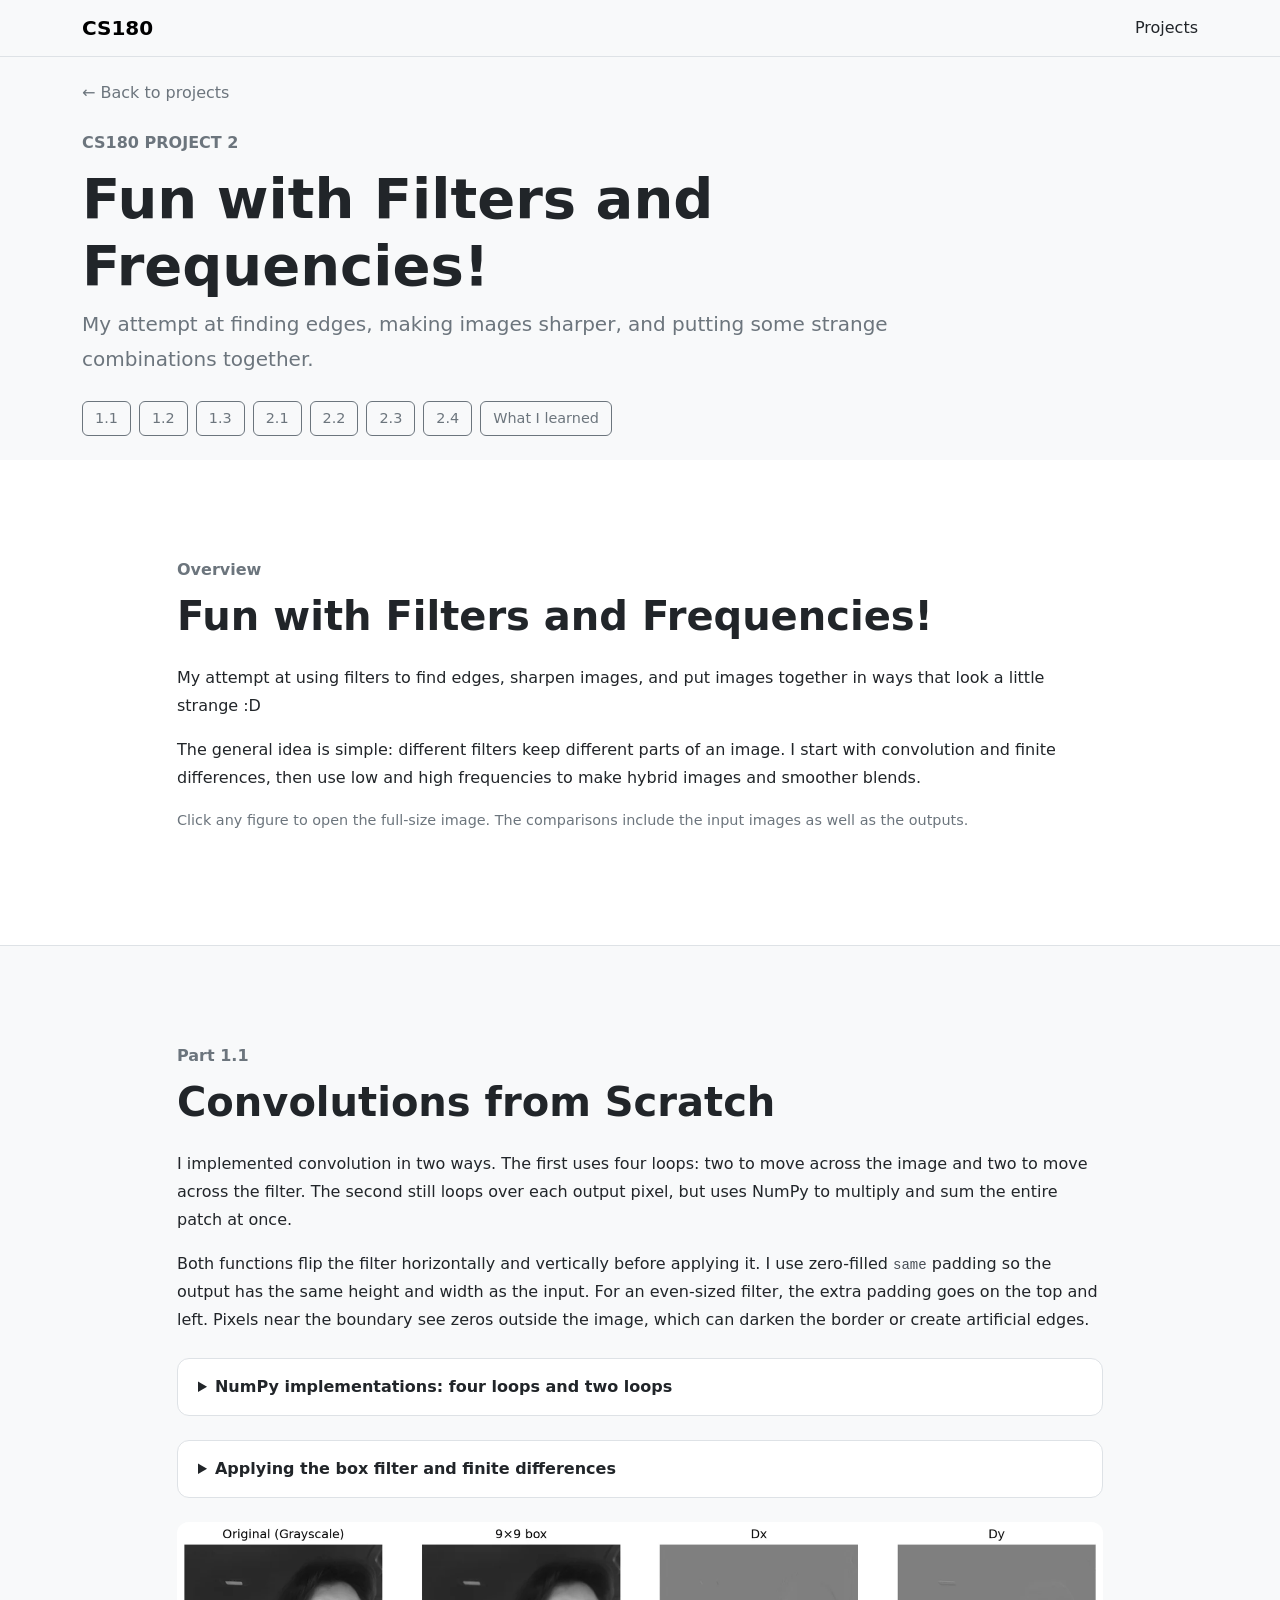
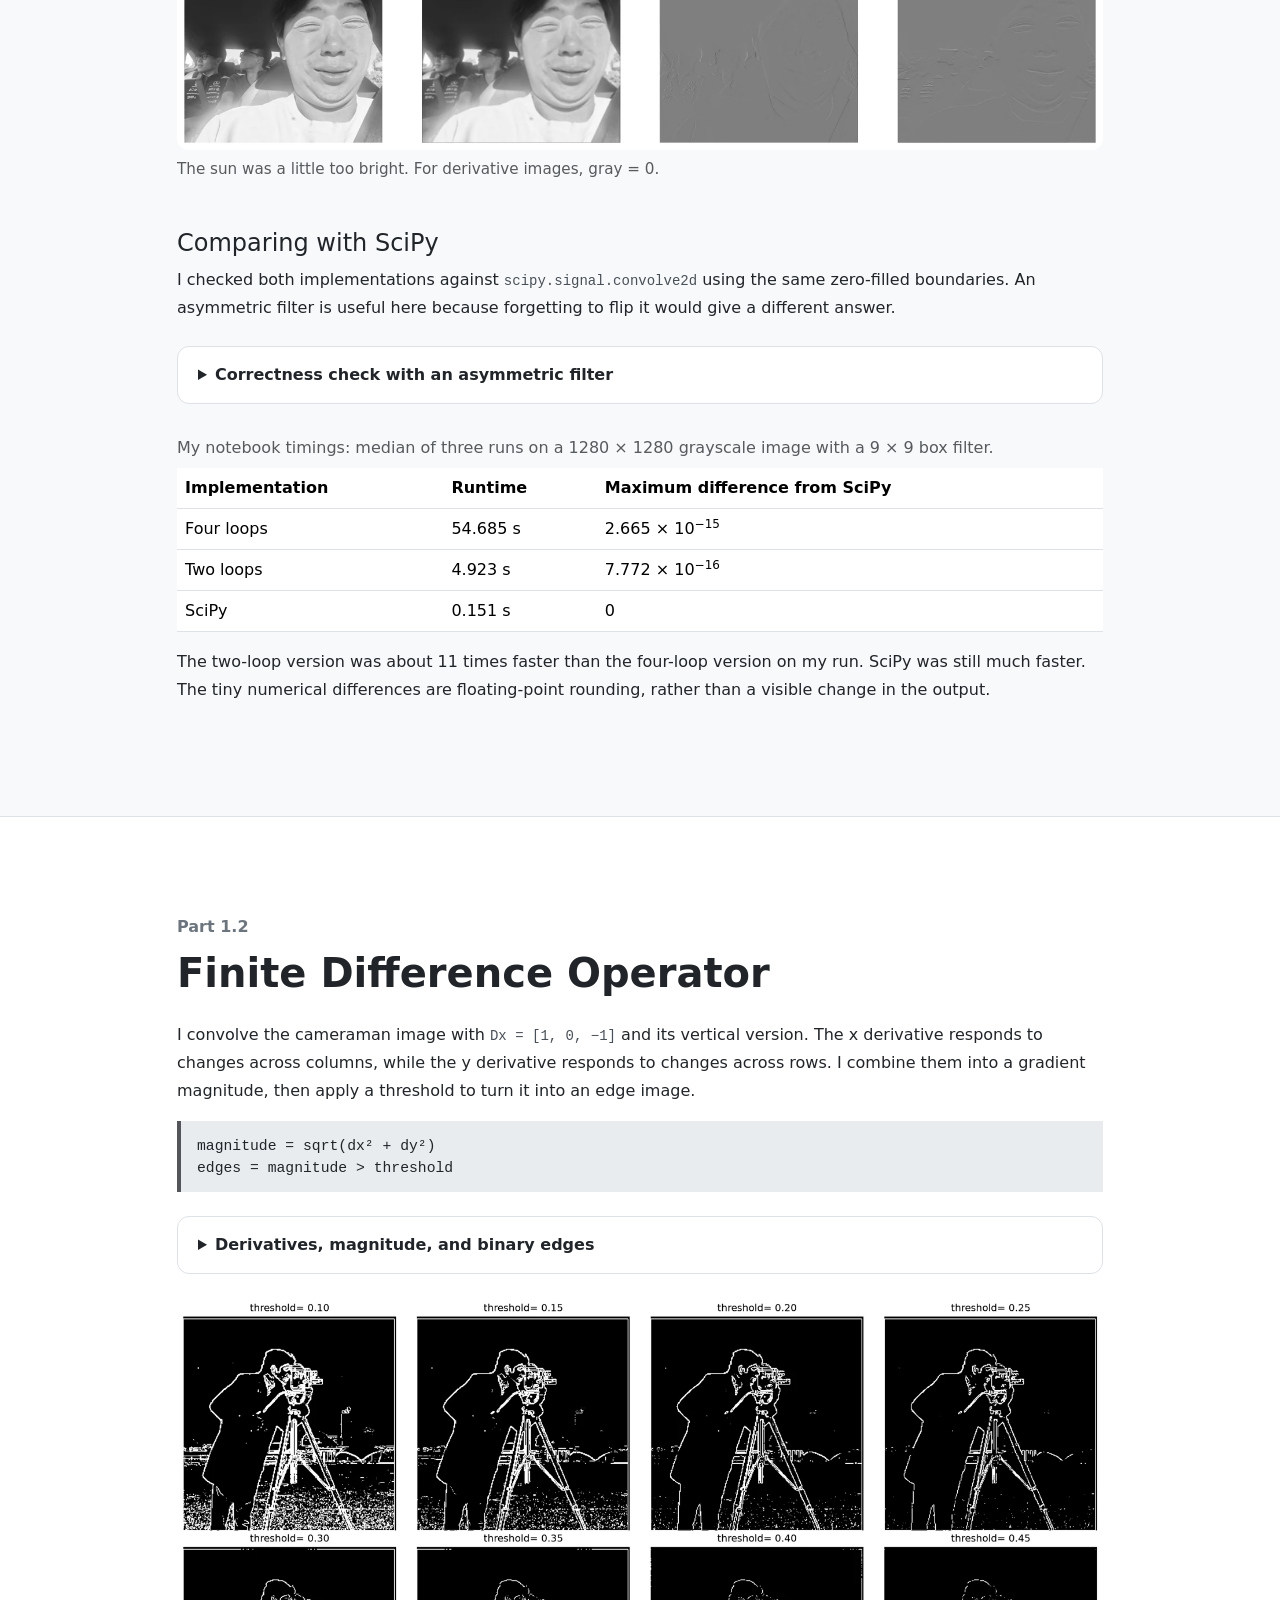
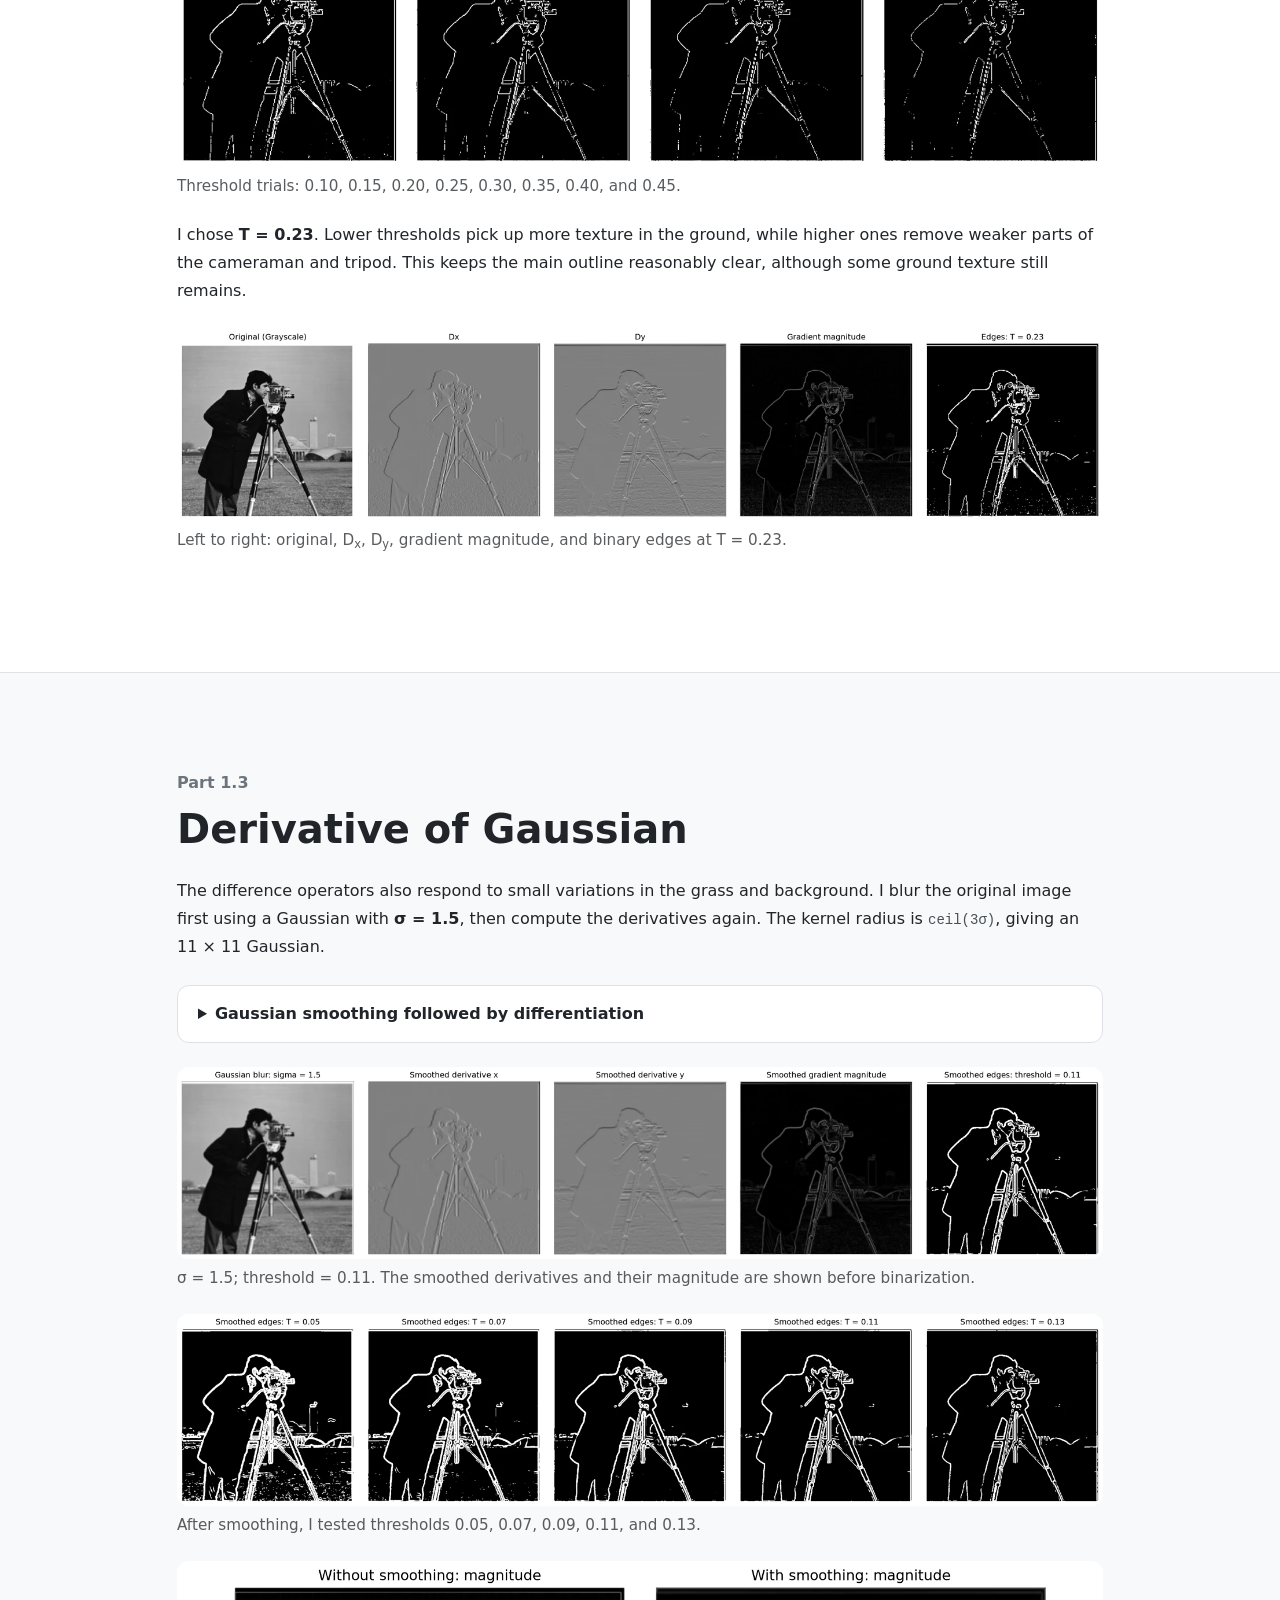
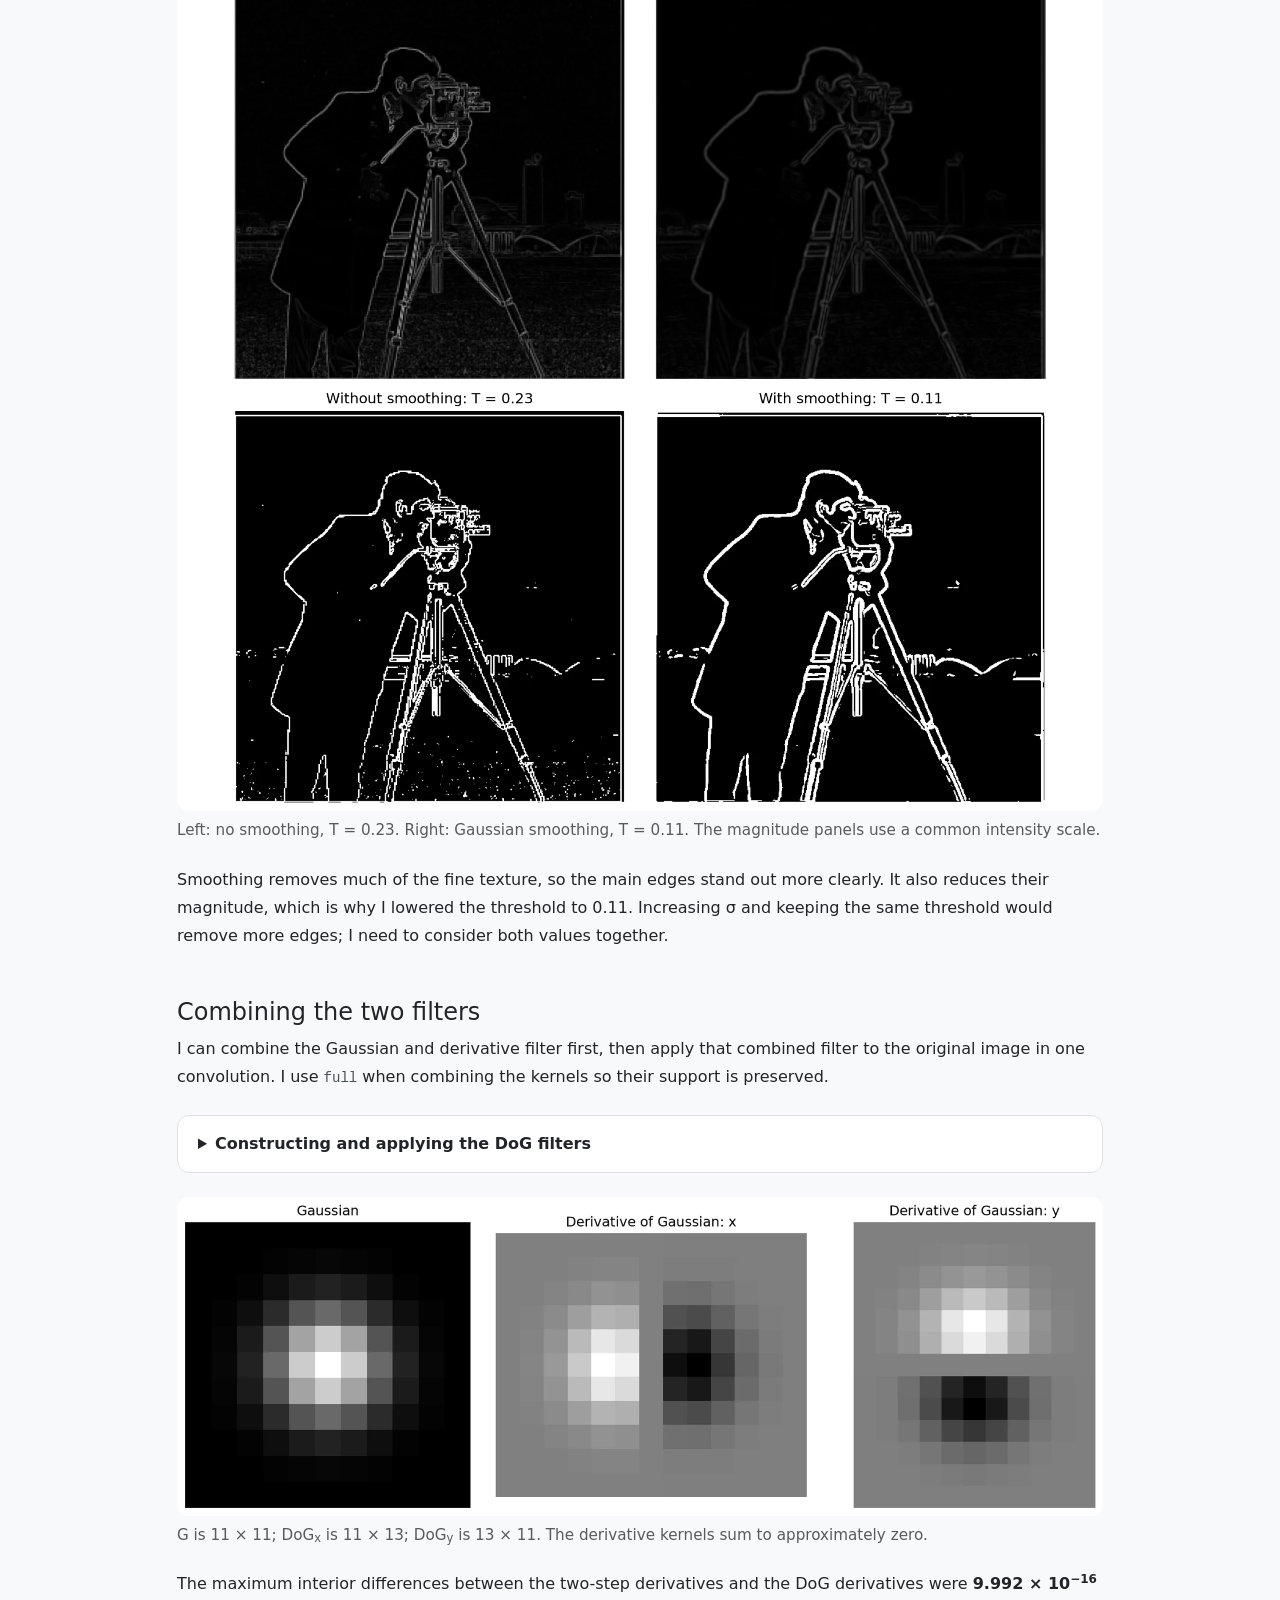
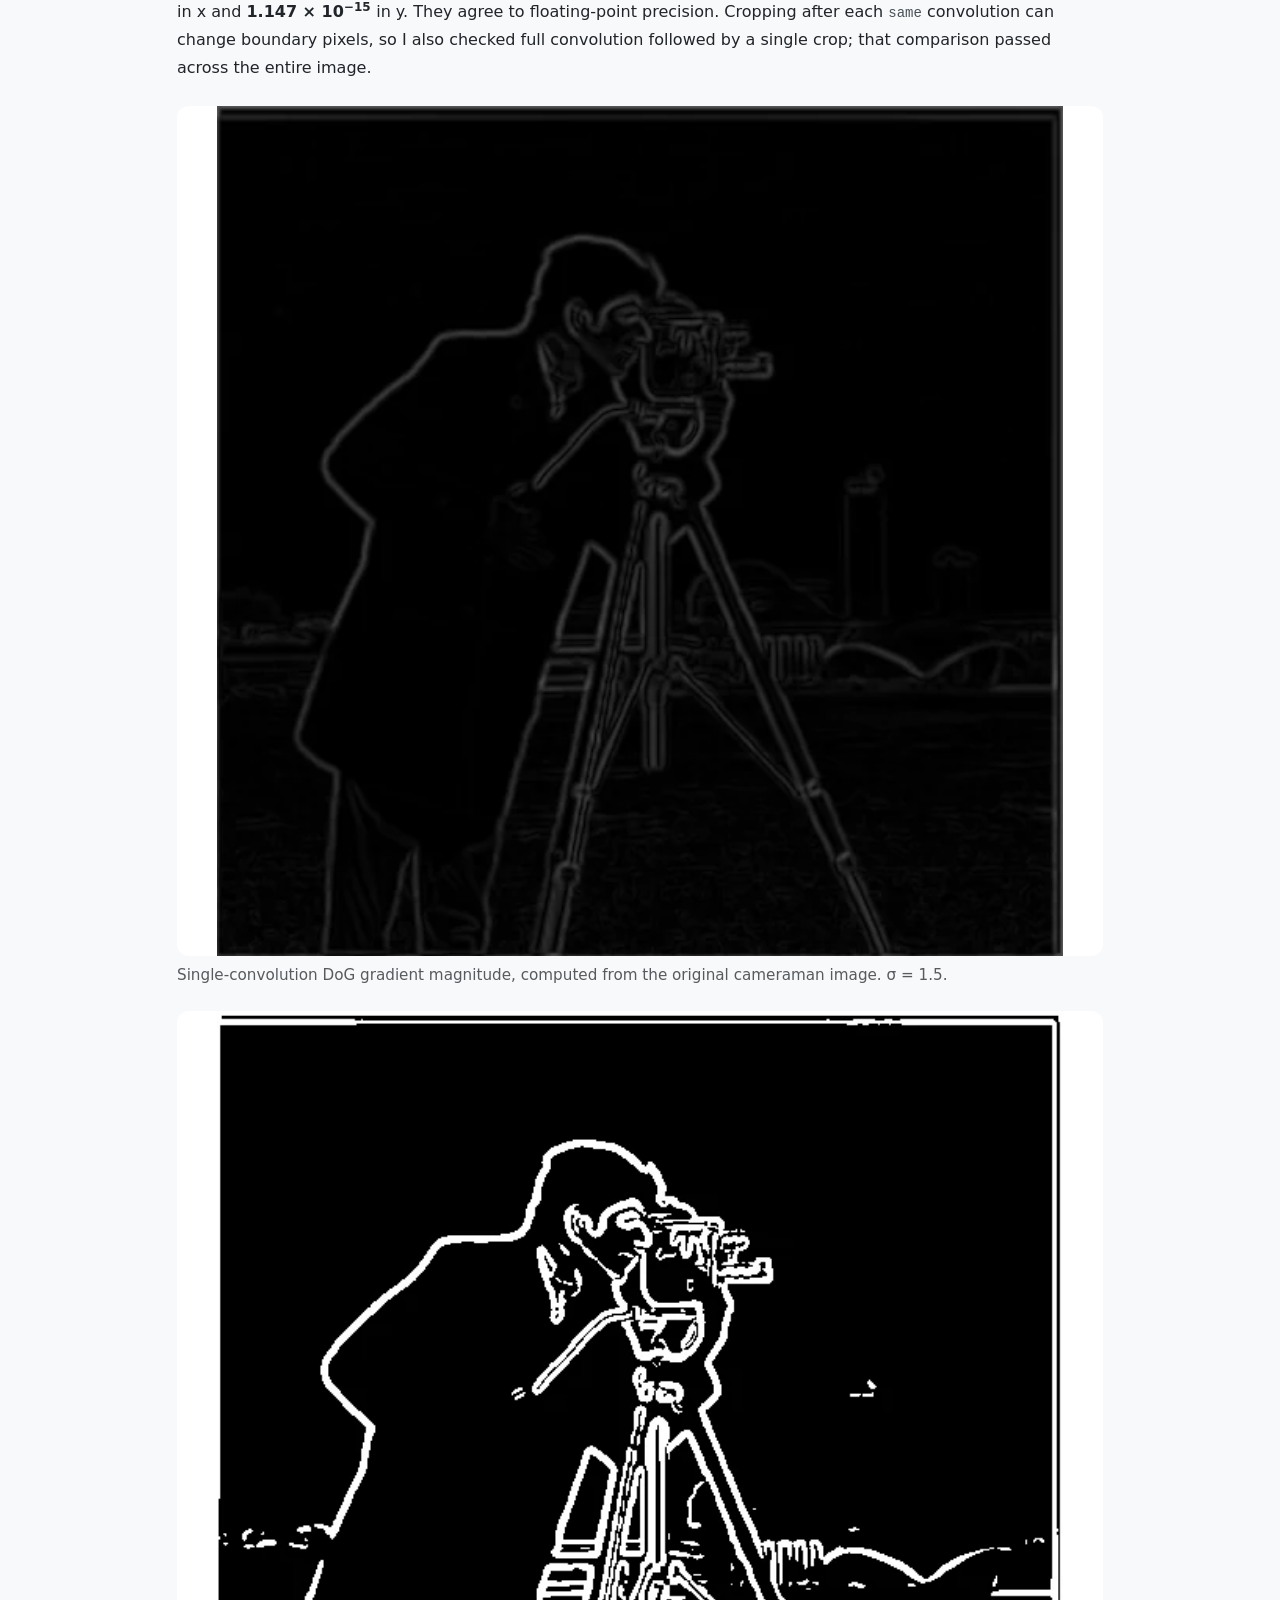
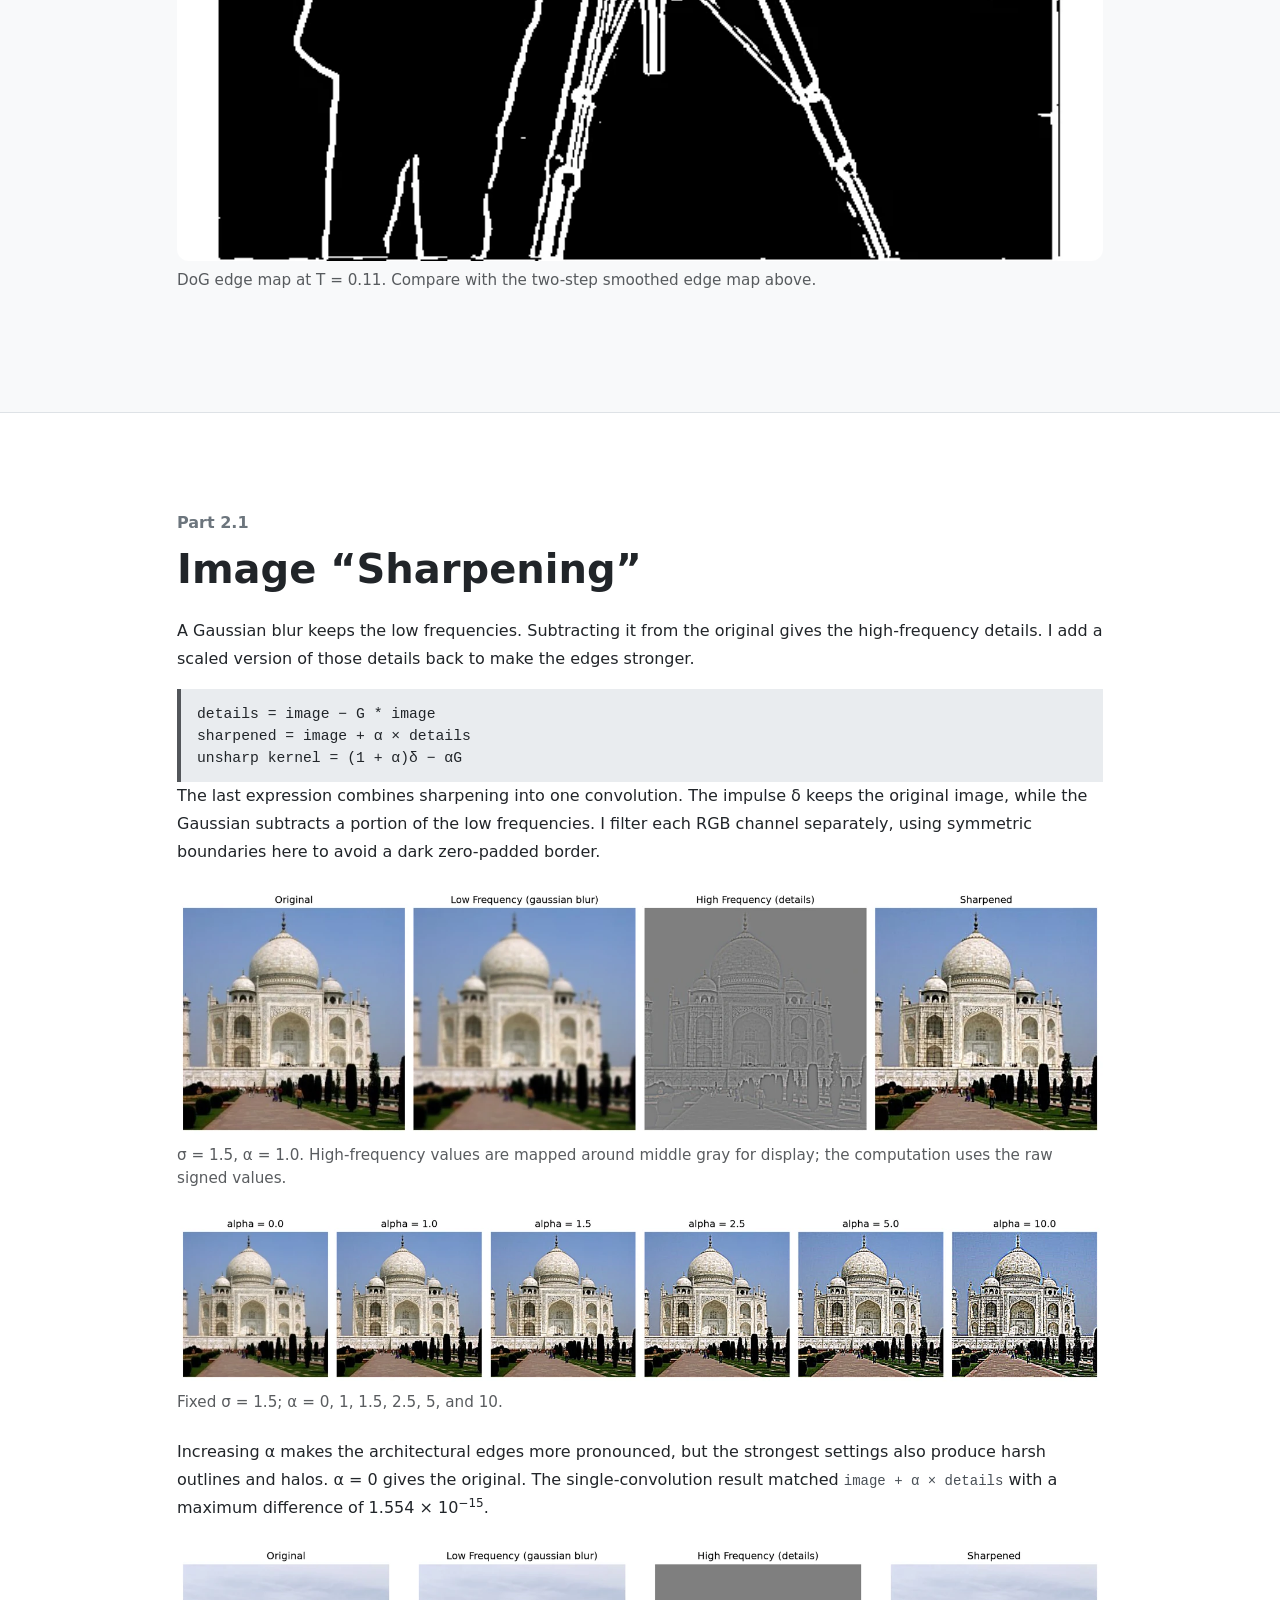
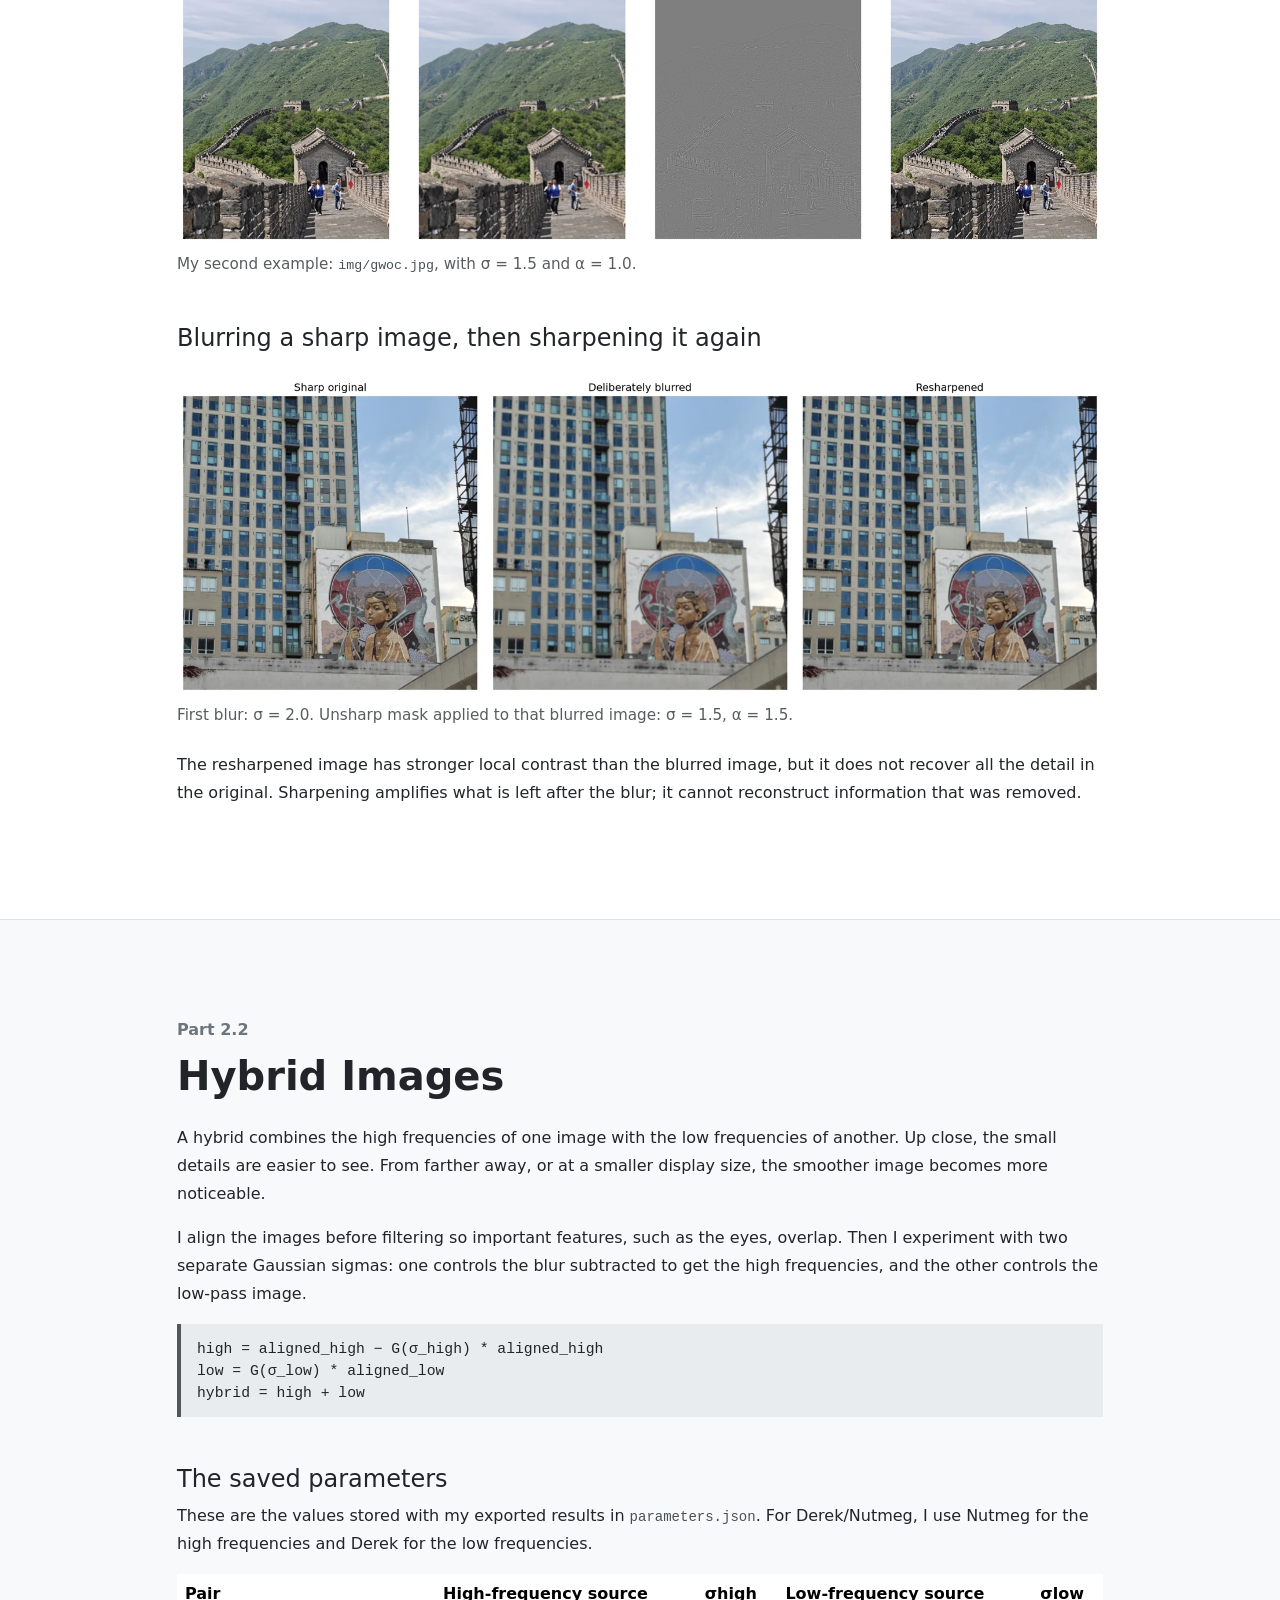
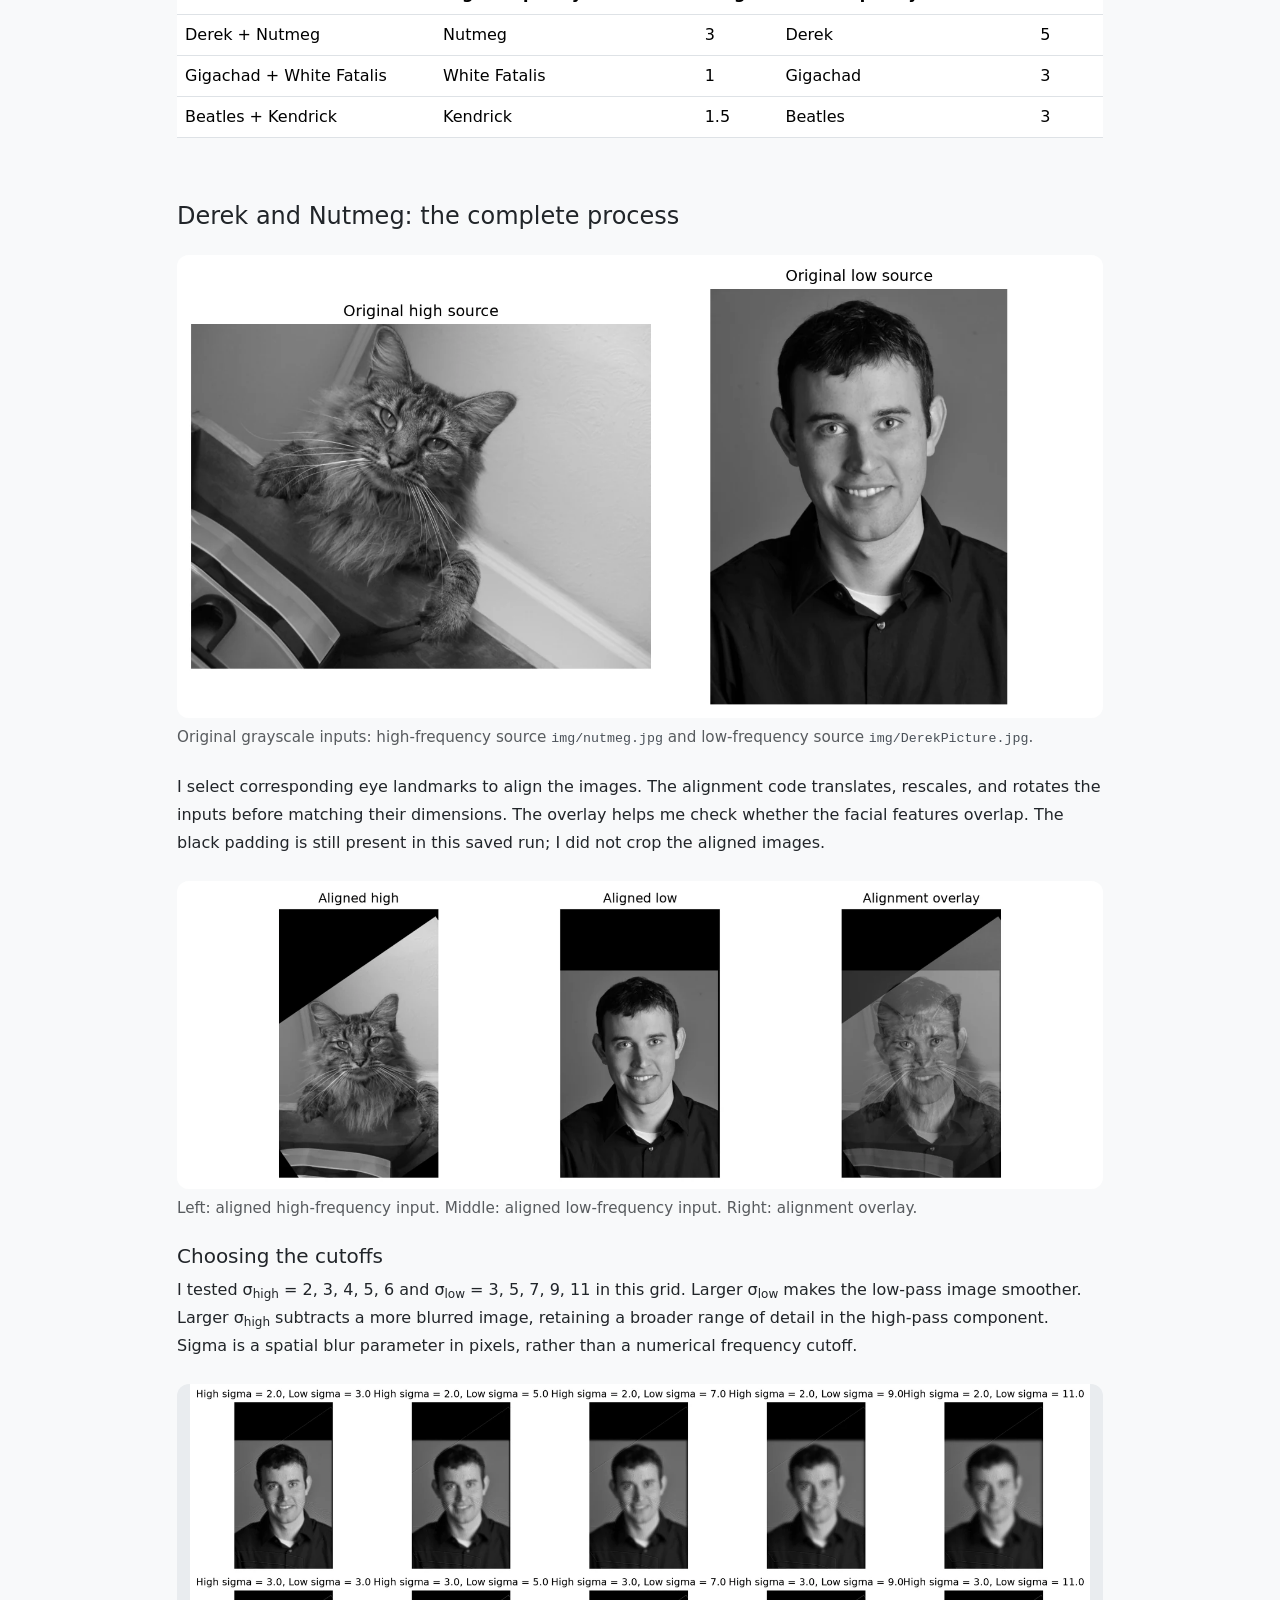
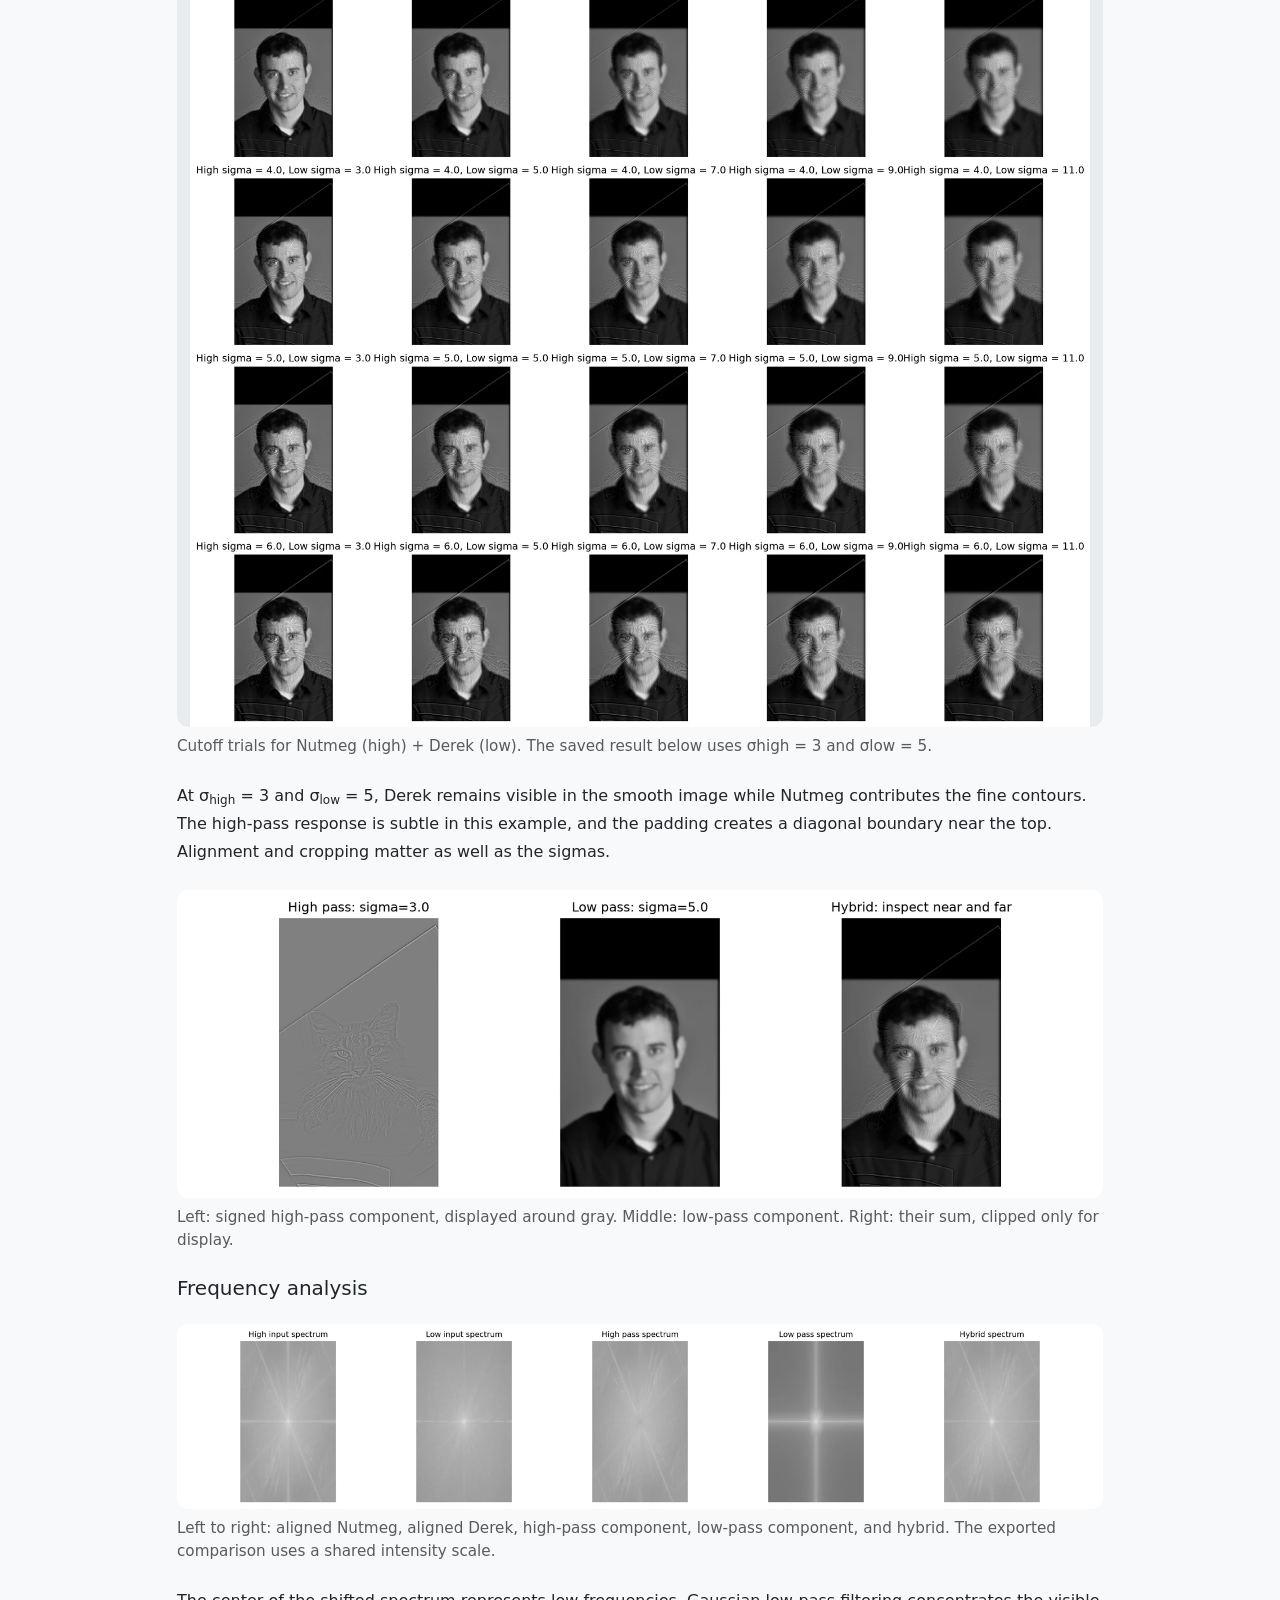
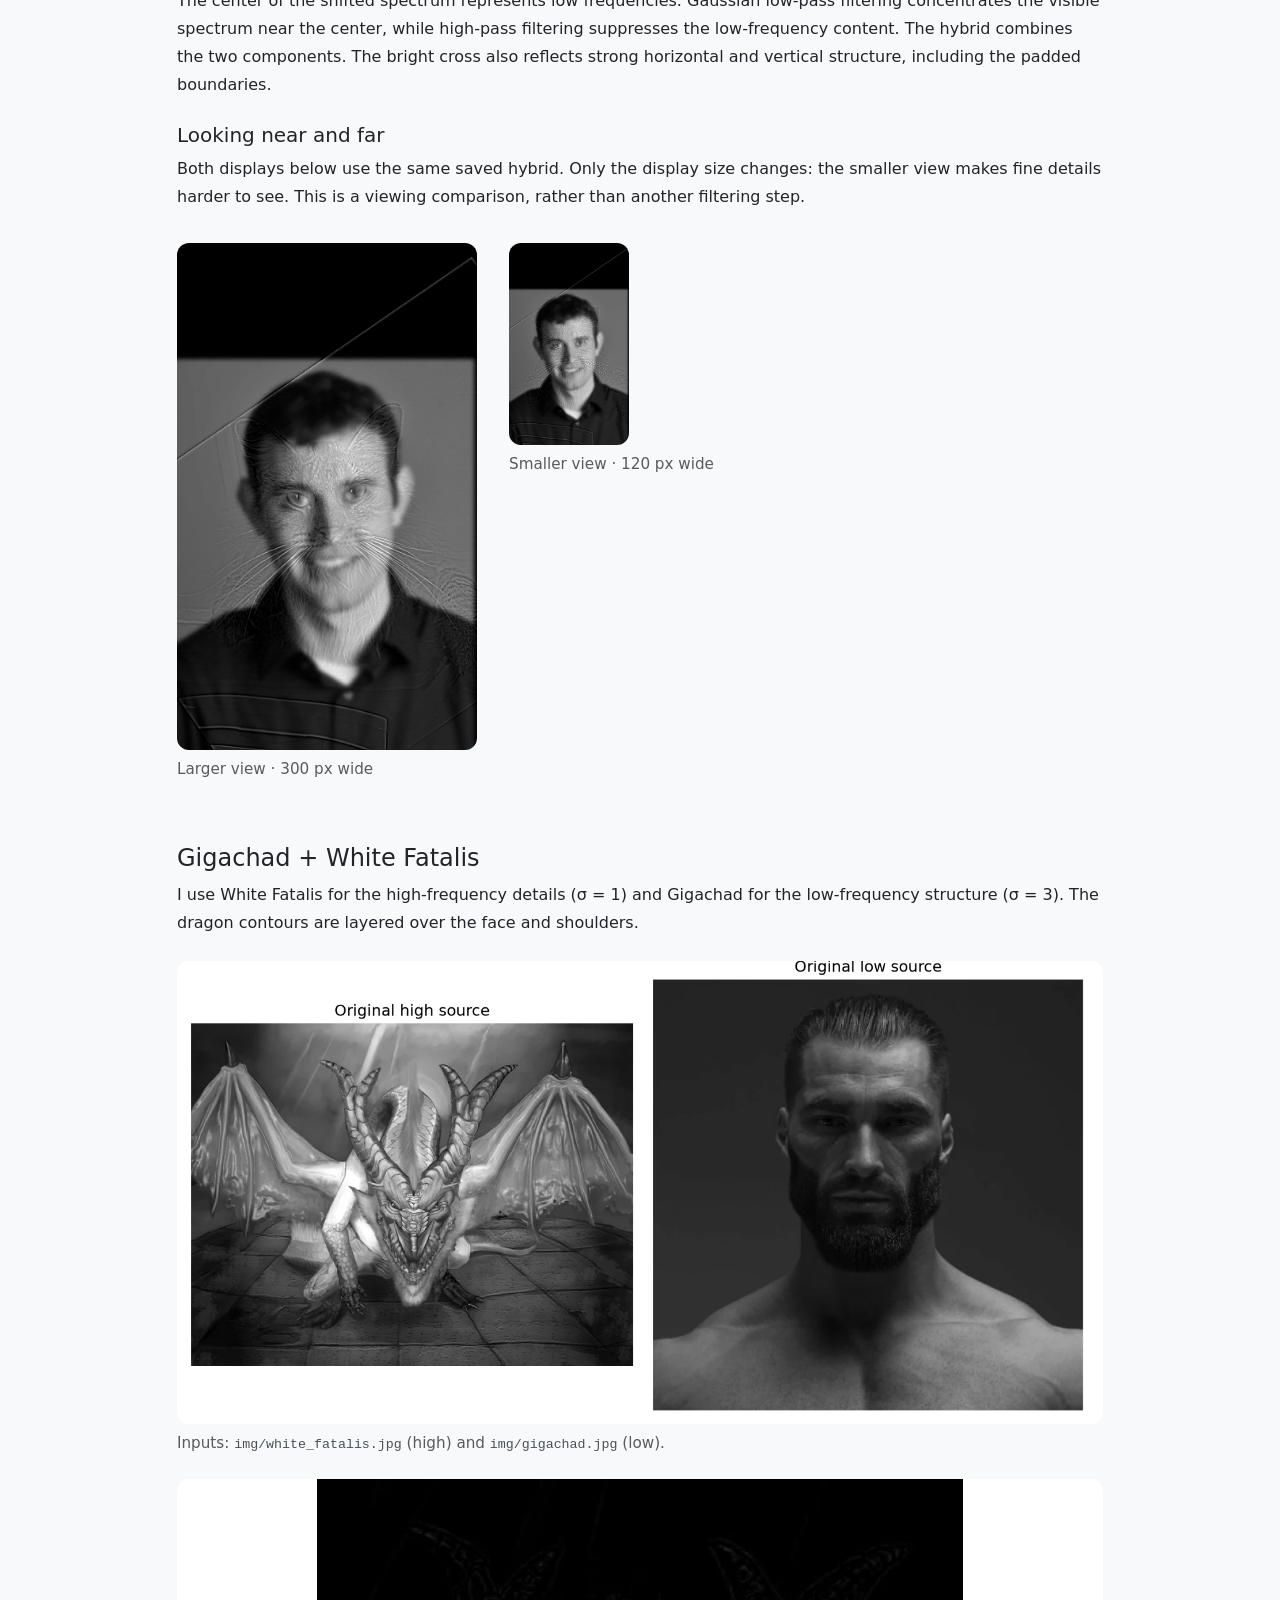
<file: projects/project-2.html>
<!doctype html>
<html lang="en">
<head>
<meta charset="utf-8">
<meta name="viewport" content="width=device-width, initial-scale=1">
<title>Project 2: Fun with Filters and Frequencies!</title>
<meta name="description" content="Kenneth Poh's CS180 Project 2: convolution, edge detection, sharpening, hybrid images, and multiresolution blending.">
<link rel="stylesheet" href="../assets/bootstrap.min.css">
<link rel="stylesheet" href="../styles.css">
<link rel="stylesheet" href="../assets/project2.css">
</head>
<body>
<a class="skip-link" href="#overview">Skip to content</a>
<nav class="navbar bg-body-tertiary border-bottom sticky-top">
<div class="container">
<a class="navbar-brand fw-semibold" href="../index.html">CS180</a>
<a class="nav-link" href="../index.html#projects">Projects</a>
</div>
</nav>
<main>
<header class="hero bg-body-tertiary">
<div class="container py-4">
<div class="row">
<div class="col-lg-9">
<a href="../index.html#projects" class="link-secondary text-decoration-none">← Back to projects</a>
<p class="text-uppercase text-secondary fw-semibold mt-4 mb-2">CS180 Project 2</p>
<h1 class="display-4 fw-bold">Fun with Filters and Frequencies!</h1>
<p class="lead text-secondary project-summary mb-4">My attempt at finding edges, making images sharper, and putting some strange combinations together.</p>
<div class="project-jump-links d-flex flex-wrap gap-2" aria-label="Jump to a project section">
<a class="btn btn-outline-secondary" href="#part-1-1">1.1</a>
<a class="btn btn-outline-secondary" href="#part-1-2">1.2</a>
<a class="btn btn-outline-secondary" href="#part-1-3">1.3</a>
<a class="btn btn-outline-secondary" href="#part-2-1">2.1</a>
<a class="btn btn-outline-secondary" href="#part-2-2">2.2</a>
<a class="btn btn-outline-secondary" href="#part-2-3">2.3</a>
<a class="btn btn-outline-secondary" href="#part-2-4">2.4</a>
<a class="btn btn-outline-secondary" href="#reflection">What I learned</a>
</div>
</div>
</div>
</div>
</header>
<section id="overview" class="project-section section-padding">
<div class="container">
<div class="row justify-content-center">
<div class="col-lg-10">
<p class="text-secondary fw-semibold mb-2">Overview</p>
<h2 class="display-6 fw-bold mb-4">Fun with Filters and Frequencies!</h2>
<p>My attempt at using filters to find edges, sharpen images, and put images together in ways that look a little strange :D</p>
<p>The general idea is simple: different filters keep different parts of an image. I start with convolution and finite differences, then use low and high frequencies to make hybrid images and smoother blends.</p>
<p class="text-secondary full-size-hint">Click any figure to open the full-size image. The comparisons include the input images as well as the outputs.</p>
</div>
</div>
</div>
</section>
<section id="part-1-1" class="project-section section-padding bg-body-tertiary">
<div class="container">
<div class="row justify-content-center">
<div class="col-lg-10">
<p class="text-secondary fw-semibold mb-2">Part 1.1</p>
<h2 class="display-6 fw-bold mb-4">Convolutions from Scratch</h2>
<p>I implemented convolution in two ways. The first uses four loops: two to move across the image and two to move across the filter. The second still loops over each output pixel, but uses NumPy to multiply and sum the entire patch at once.</p>
<p>Both functions flip the filter horizontally and vertically before applying it. I use zero-filled <code>same</code> padding so the output has the same height and width as the input. For an even-sized filter, the extra padding goes on the top and left. Pixels near the boundary see zeros outside the image, which can darken the border or create artificial edges.</p>
<details class="code-block">
<summary>NumPy implementations: four loops and two loops</summary>
<pre>
<code># 1.1
def conv_4_loop(image, kernel):
    image = np.asarray(image, dtype=np.float64)
    kernel = np.asarray(kernel, dtype=np.float64)
    height, width = image.shape
    k_height, k_width = kernel.shape

    pad_top = k_height // 2
    pad_bottom = (k_height - 1) // 2
    pad_left = k_width // 2
    pad_right = (k_width - 1) // 2

    padded = np.pad(image, ((pad_top, pad_bottom), (pad_left, pad_right)), mode=&quot;constant&quot;, constant_values=0)
    flipped = kernel[::-1, ::-1]
    result = np.zeros((height, width), dtype=np.float64)

    for y in range(height):
        for x in range(width):
            total = 0.0
            
            for ky in range(k_height):
                for kx in range(k_width):
                    result[y, x] += padded[y + ky, x + kx] * flipped[ky, kx]
    return result   

def conv_2_loop(image, kernel):
    image = np.asarray(image, dtype=np.float64)
    kernel = np.asarray(kernel, dtype=np.float64)
    height, width = image.shape
    k_height, k_width = kernel.shape

    pad_top = k_height // 2
    pad_bottom = (k_height - 1) // 2
    pad_left = k_width // 2
    pad_right = (k_width - 1) // 2

    padded = np.pad(image, ((pad_top, pad_bottom), (pad_left, pad_right)), mode=&quot;constant&quot;, constant_values=0)
    flipped = kernel[::-1, ::-1]
    result = np.zeros((height, width), dtype=np.float64)

    for y in range(height):
        for x in range(width):
            result[y, x] = np.sum(padded[y:y+k_height, x:x+k_width] * flipped)

    return result</code>
</pre>
</details>
<details class="code-block">
<summary>Applying the box filter and finite differences</summary>
<pre>
<code># Read my picture as grayscale and define the three filters.
self_image = color.rgb2gray(img_as_float(imread(&quot;img/me_1.jpg&quot;)))
box_filter = np.ones((9, 9), dtype=np.float64) / 81
Dx = np.array([[1, 0, -1]], dtype=np.float64)
Dy = Dx.T

# Each call applies true convolution with zero-filled same padding.
box_result = conv_2_loop(self_image, box_filter)
derivative_x = conv_2_loop(self_image, Dx)
derivative_y = conv_2_loop(self_image, Dy)</code>
</pre>
</details>
<figure class="my-4">
<a class="image-link" href="../assets/images/project2/out/1_1_comparison.png" target="_blank" rel="noopener">
<img class="comparison-frame " src="../assets/images/project2/display/out/1_1_comparison.png.webp" alt="My grayscale portrait, box-filtered portrait, x derivative, and y derivative" loading="lazy">
</a>
<figcaption class="figure-caption mt-2">The sun was a little too bright. For derivative images, gray = 0.</figcaption>
</figure>
<h3 class="h4 mt-5">Comparing with SciPy</h3>
<p>I checked both implementations against <code>scipy.signal.convolve2d</code> using the same zero-filled boundaries. An asymmetric filter is useful here because forgetting to flip it would give a different answer.</p>
<details class="code-block">
<summary>Correctness check with an asymmetric filter</summary>
<pre>
<code># small test image array
test_image = np.arange(1, 21, dtype=np.float64).reshape(4, 5)

# small asymmetric test kernel to catch missed kernel flips
test_kernel = np.array([
    [0, 1, 2],
    [3, 4, 5],
    [6, 7, 8],
], dtype=np.float64)

result_four = conv_4_loop(test_image, test_kernel)
result_two = conv_2_loop(test_image, test_kernel)

result_scipy = convolve2d(test_image, test_kernel, mode=&quot;same&quot;, boundary=&quot;fill&quot;, fillvalue=0)

# allow small differences from floating-point summation order
np.testing.assert_allclose(result_four, result_scipy, atol=1e-12)
np.testing.assert_allclose(result_two, result_scipy, atol=1e-12)

print(&quot;Four-loop maximum error:&quot;, np.max(np.abs(result_four - result_scipy)))
print(&quot;Two-loop maximum error:&quot;, np.max(np.abs(result_two - result_scipy)))</code>
</pre>
</details>
<div class="table-responsive">
<table class="table">
<caption>My notebook timings: median of three runs on a 1280 × 1280 grayscale image with a 9 × 9 box filter.</caption>
<thead>
<tr>
<th scope="col">Implementation</th>
<th scope="col">Runtime</th>
<th scope="col">Maximum difference from SciPy</th>
</tr>
</thead>
<tbody>
<tr>
<td>Four loops</td>
<td>54.685 s</td>
<td>2.665 × 10<sup>−15</sup>
</td>
</tr>
<tr>
<td>Two loops</td>
<td>4.923 s</td>
<td>7.772 × 10<sup>−16</sup>
</td>
</tr>
<tr>
<td>SciPy</td>
<td>0.151 s</td>
<td>0</td>
</tr>
</tbody>
</table>
</div>
<p>The two-loop version was about 11 times faster than the four-loop version on my run. SciPy was still much faster. The tiny numerical differences are floating-point rounding, rather than a visible change in the output.</p>
</div>
</div>
</div>
</section>
<section id="part-1-2" class="project-section section-padding">
<div class="container">
<div class="row justify-content-center">
<div class="col-lg-10">
<p class="text-secondary fw-semibold mb-2">Part 1.2</p>
<h2 class="display-6 fw-bold mb-4">Finite Difference Operator</h2>
<p>I convolve the cameraman image with <code>Dx = [1, 0, −1]</code> and its vertical version. The x derivative responds to changes across columns, while the y derivative responds to changes across rows. I combine them into a gradient magnitude, then apply a threshold to turn it into an edge image.</p>
<div class="formula">magnitude = sqrt(dx² + dy²)<br>edges = magnitude &gt; threshold</div>
<details class="code-block">
<summary>Derivatives, magnitude, and binary edges</summary>
<pre>
<code># Keep the boundary convention from Part 1.1.
dx = convolve2d(cameraman, Dx, mode=&quot;same&quot;, boundary=&quot;fill&quot;, fillvalue=0)
dy = convolve2d(cameraman, Dy, mode=&quot;same&quot;, boundary=&quot;fill&quot;, fillvalue=0)
magnitude = np.sqrt(dx**2 + dy**2)
threshold = 0.23
edges = magnitude &gt; threshold</code>
</pre>
</details>
<figure class="my-4">
<a class="image-link" href="../assets/images/project2/out/1_2_threshold_comparison.png" target="_blank" rel="noopener">
<img class="comparison-frame " src="../assets/images/project2/display/out/1_2_threshold_comparison.png.webp" alt="Eight edge maps for thresholds from 0.10 to 0.45" loading="lazy">
</a>
<figcaption class="figure-caption mt-2">Threshold trials: 0.10, 0.15, 0.20, 0.25, 0.30, 0.35, 0.40, and 0.45.</figcaption>
</figure>
<p>I chose <strong>T = 0.23</strong>. Lower thresholds pick up more texture in the ground, while higher ones remove weaker parts of the cameraman and tripod. This keeps the main outline reasonably clear, although some ground texture still remains.</p>
<figure class="my-4">
<a class="image-link" href="../assets/images/project2/out/1_2_chosen_threshold.png" target="_blank" rel="noopener">
<img class="comparison-frame " src="../assets/images/project2/display/out/1_2_chosen_threshold.png.webp" alt="Cameraman input, x derivative, y derivative, gradient magnitude, and edges at threshold 0.23" loading="lazy">
</a>
<figcaption class="figure-caption mt-2">Left to right: original, D<sub>x</sub>, D<sub>y</sub>, gradient magnitude, and binary edges at T = 0.23.</figcaption>
</figure>
</div>
</div>
</div>
</section>
<section id="part-1-3" class="project-section section-padding bg-body-tertiary">
<div class="container">
<div class="row justify-content-center">
<div class="col-lg-10">
<p class="text-secondary fw-semibold mb-2">Part 1.3</p>
<h2 class="display-6 fw-bold mb-4">Derivative of Gaussian</h2>
<p>The difference operators also respond to small variations in the grass and background. I blur the original image first using a Gaussian with <strong>σ = 1.5</strong>, then compute the derivatives again. The kernel radius is <code>ceil(3σ)</code>, giving an 11 × 11 Gaussian.</p>
<details class="code-block">
<summary>Gaussian smoothing followed by differentiation</summary>
<pre>
<code>sigma = 1.5
radius = int(np.ceil(3 * sigma))
g = cv2.getGaussianKernel(2 * radius + 1, sigma)
G = g @ g.T  # Outer product makes the 2D Gaussian.

cam_blur = convolve2d(cameraman, G, mode=&quot;same&quot;, boundary=&quot;fill&quot;, fillvalue=0)
smooth_dx = convolve2d(cam_blur, Dx, mode=&quot;same&quot;, boundary=&quot;fill&quot;, fillvalue=0)
smooth_dy = convolve2d(cam_blur, Dy, mode=&quot;same&quot;, boundary=&quot;fill&quot;, fillvalue=0)
smooth_magnitude = np.sqrt(smooth_dx**2 + smooth_dy**2)
smooth_threshold = 0.11
smooth_edges = smooth_magnitude &gt; smooth_threshold</code>
</pre>
</details>
<figure class="my-4">
<a class="image-link" href="../assets/images/project2/out/1_3_smoothed_results.png" target="_blank" rel="noopener">
<img class="comparison-frame " src="../assets/images/project2/display/out/1_3_smoothed_results.png.webp" alt="Gaussian-blurred cameraman, smoothed derivatives, magnitude, and binary edges" loading="lazy">
</a>
<figcaption class="figure-caption mt-2">σ = 1.5; threshold = 0.11. The smoothed derivatives and their magnitude are shown before binarization.</figcaption>
</figure>
<figure class="my-4">
<a class="image-link" href="../assets/images/project2/out/1_3_threshold_testing.png" target="_blank" rel="noopener">
<img class="comparison-frame " src="../assets/images/project2/display/out/1_3_threshold_testing.png.webp" alt="Smoothed edge maps for five thresholds" loading="lazy">
</a>
<figcaption class="figure-caption mt-2">After smoothing, I tested thresholds 0.05, 0.07, 0.09, 0.11, and 0.13.</figcaption>
</figure>
<figure class="my-4">
<a class="image-link" href="../assets/images/project2/out/1_3_before_after.png" target="_blank" rel="noopener">
<img class="comparison-frame " src="../assets/images/project2/display/out/1_3_before_after.png.webp" alt="Magnitude and binary edges before and after Gaussian smoothing" loading="lazy">
</a>
<figcaption class="figure-caption mt-2">Left: no smoothing, T = 0.23. Right: Gaussian smoothing, T = 0.11. The magnitude panels use a common intensity scale.</figcaption>
</figure>
<p>Smoothing removes much of the fine texture, so the main edges stand out more clearly. It also reduces their magnitude, which is why I lowered the threshold to 0.11. Increasing σ and keeping the same threshold would remove more edges; I need to consider both values together.</p>
<h3 class="h4 mt-5">Combining the two filters</h3>
<p>I can combine the Gaussian and derivative filter first, then apply that combined filter to the original image in one convolution. I use <code>full</code> when combining the kernels so their support is preserved.</p>
<details class="code-block">
<summary>Constructing and applying the DoG filters</summary>
<pre>
<code>DoG_x = convolve2d(G, Dx, mode=&quot;full&quot;)
DoG_y = convolve2d(G, Dy, mode=&quot;full&quot;)

print(&quot;DoG x shape:&quot;, DoG_x.shape)
print(&quot;DoG y shape:&quot;, DoG_y.shape)
print(&quot;DoG x sum:&quot;, DoG_x.sum())
print(&quot;DoG y sum:&quot;, DoG_y.sum())


dog_dx = convolve2d(cameraman, DoG_x, mode=&quot;same&quot;, boundary=&quot;fill&quot;, fillvalue=0)
dog_dy = convolve2d(cameraman, DoG_y, mode=&quot;same&quot;, boundary=&quot;fill&quot;, fillvalue=0)

dog_magnitude = np.sqrt(dog_dx**2 + dog_dy**2)
dog_edges = dog_magnitude &gt; smooth_threshold</code>
</pre>
</details>
<figure class="my-4">
<a class="image-link" href="../assets/images/project2/out/part1_3_kernels.png" target="_blank" rel="noopener">
<img class="comparison-frame " src="../assets/images/project2/display/out/part1_3_kernels.png.webp" alt="Gaussian kernel and signed x and y derivative-of-Gaussian kernels" loading="lazy">
</a>
<figcaption class="figure-caption mt-2">G is 11 × 11; DoG<sub>x</sub> is 11 × 13; DoG<sub>y</sub> is 13 × 11. The derivative kernels sum to approximately zero.</figcaption>
</figure>
<p>The maximum interior differences between the two-step derivatives and the DoG derivatives were <strong>9.992 × 10<sup>−16</sup>
</strong> in x and <strong>1.147 × 10<sup>−15</sup>
</strong> in y. They agree to floating-point precision. Cropping after each <code>same</code> convolution can change boundary pixels, so I also checked full convolution followed by a single crop; that comparison passed across the entire image.</p>
<figure class="my-4">
<a class="image-link" href="../assets/images/project2/out/cameraman_dog_magnitude.png" target="_blank" rel="noopener">
<img class="comparison-frame " src="../assets/images/project2/display/out/cameraman_dog_magnitude.png.webp" alt="DoG gradient magnitude" loading="lazy">
</a>
<figcaption class="figure-caption mt-2">Single-convolution DoG gradient magnitude, computed from the original cameraman image. σ = 1.5.</figcaption>
</figure>
<figure class="my-4">
<a class="image-link" href="../assets/images/project2/out/cameraman_dog_edges.png" target="_blank" rel="noopener">
<img class="comparison-frame " src="../assets/images/project2/display/out/cameraman_dog_edges.png.webp" alt="DoG binary edges" loading="lazy">
</a>
<figcaption class="figure-caption mt-2">DoG edge map at T = 0.11. Compare with the two-step smoothed edge map above.</figcaption>
</figure>
</div>
</div>
</div>
</section>
<section id="part-2-1" class="project-section section-padding">
<div class="container">
<div class="row justify-content-center">
<div class="col-lg-10">
<p class="text-secondary fw-semibold mb-2">Part 2.1</p>
<h2 class="display-6 fw-bold mb-4">Image “Sharpening”</h2>
<p>A Gaussian blur keeps the low frequencies. Subtracting it from the original gives the high-frequency details. I add a scaled version of those details back to make the edges stronger.</p>
<div class="formula">details = image − G * image<br>sharpened = image + α × details<br>unsharp kernel = (1 + α)δ − αG</div>
<p>The last expression combines sharpening into one convolution. The impulse δ keeps the original image, while the Gaussian subtracts a portion of the low frequencies. I filter each RGB channel separately, using symmetric boundaries here to avoid a dark zero-padded border.</p>
<figure class="my-4">
<a class="image-link" href="../assets/images/project2/out/taj_sharpening_process.png" target="_blank" rel="noopener">
<img class="comparison-frame " src="../assets/images/project2/display/out/taj_sharpening_process.png.webp" alt="Original Taj Mahal, blurred image, signed detail image, and sharpened image" loading="lazy">
</a>
<figcaption class="figure-caption mt-2">σ = 1.5, α = 1.0. High-frequency values are mapped around middle gray for display; the computation uses the raw signed values.</figcaption>
</figure>
<figure class="my-4">
<a class="image-link" href="../assets/images/project2/out/taj_alpha_comparison.png" target="_blank" rel="noopener">
<img class="comparison-frame " src="../assets/images/project2/display/out/taj_alpha_comparison.png.webp" alt="Taj Mahal sharpening at six alpha settings" loading="lazy">
</a>
<figcaption class="figure-caption mt-2">Fixed σ = 1.5; α = 0, 1, 1.5, 2.5, 5, and 10.</figcaption>
</figure>
<p>Increasing α makes the architectural edges more pronounced, but the strongest settings also produce harsh outlines and halos. α = 0 gives the original. The single-convolution result matched <code>image + α × details</code> with a maximum difference of 1.554 × 10<sup>−15</sup>.</p>
<figure class="my-4">
<a class="image-link" href="../assets/images/project2/out/gwoc_sharpening_process.png" target="_blank" rel="noopener">
<img class="comparison-frame " src="../assets/images/project2/display/out/gwoc_sharpening_process.png.webp" alt="Original Great Wall image, blurred version, details, and sharpened version" loading="lazy">
</a>
<figcaption class="figure-caption mt-2">My second example: <code>img/gwoc.jpg</code>, with σ = 1.5 and α = 1.0.</figcaption>
</figure>
<h3 class="h4 mt-5">Blurring a sharp image, then sharpening it again</h3>
<figure class="my-4">
<a class="image-link" href="../assets/images/project2/out/mural_blur_then_resharpen.png" target="_blank" rel="noopener">
<img class="comparison-frame " src="../assets/images/project2/display/out/mural_blur_then_resharpen.png.webp" alt="Original mural photograph, deliberately blurred version, and resharpened version" loading="lazy">
</a>
<figcaption class="figure-caption mt-2">First blur: σ = 2.0. Unsharp mask applied to that blurred image: σ = 1.5, α = 1.5.</figcaption>
</figure>
<p>The resharpened image has stronger local contrast than the blurred image, but it does not recover all the detail in the original. Sharpening amplifies what is left after the blur; it cannot reconstruct information that was removed.</p>
</div>
</div>
</div>
</section>
<section id="part-2-2" class="project-section section-padding bg-body-tertiary">
<div class="container">
<div class="row justify-content-center">
<div class="col-lg-10">
<p class="text-secondary fw-semibold mb-2">Part 2.2</p>
<h2 class="display-6 fw-bold mb-4">Hybrid Images</h2>
<p>A hybrid combines the high frequencies of one image with the low frequencies of another. Up close, the small details are easier to see. From farther away, or at a smaller display size, the smoother image becomes more noticeable.</p>
<p>I align the images before filtering so important features, such as the eyes, overlap. Then I experiment with two separate Gaussian sigmas: one controls the blur subtracted to get the high frequencies, and the other controls the low-pass image.</p>
<div class="formula">high = aligned_high − G(σ_high) * aligned_high<br>low = G(σ_low) * aligned_low<br>hybrid = high + low</div>
<h3 class="h4 mt-5">The saved parameters</h3>
<p>These are the values stored with my exported results in <code>parameters.json</code>. For Derek/Nutmeg, I use Nutmeg for the high frequencies and Derek for the low frequencies.</p>
<div class="table-responsive">
<table class="table">
<thead>
<tr>
<th scope="col">Pair</th>
<th scope="col">High-frequency source</th>
<th scope="col">σhigh</th>
<th scope="col">Low-frequency source</th>
<th scope="col">σlow</th>
</tr>
</thead>
<tbody>
<tr>
<td>Derek + Nutmeg</td>
<td>Nutmeg</td>
<td>3</td>
<td>Derek</td>
<td>5</td>
</tr>
<tr>
<td>Gigachad + White Fatalis</td>
<td>White Fatalis</td>
<td>1</td>
<td>Gigachad</td>
<td>3</td>
</tr>
<tr>
<td>Beatles + Kendrick</td>
<td>Kendrick</td>
<td>1.5</td>
<td>Beatles</td>
<td>3</td>
</tr>
</tbody>
</table>
</div>
<h3 class="h4 mt-5">Derek and Nutmeg: the complete process</h3>
<figure class="my-4">
<a class="image-link" href="../assets/images/project2/outputs/derek_nutmeg/originals.png" target="_blank" rel="noopener">
<img class="comparison-frame " src="../assets/images/project2/display/outputs/derek_nutmeg/originals.png.webp" alt="Original Nutmeg high-frequency source and original Derek low-frequency source" loading="lazy">
</a>
<figcaption class="figure-caption mt-2">Original grayscale inputs: high-frequency source <code>img/nutmeg.jpg</code> and low-frequency source <code>img/DerekPicture.jpg</code>.</figcaption>
</figure>
<p>I select corresponding eye landmarks to align the images. The alignment code translates, rescales, and rotates the inputs before matching their dimensions. The overlay helps me check whether the facial features overlap. The black padding is still present in this saved run; I did not crop the aligned images.</p>
<figure class="my-4">
<a class="image-link" href="../assets/images/project2/outputs/derek_nutmeg/alignment.png" target="_blank" rel="noopener">
<img class="comparison-frame " src="../assets/images/project2/display/outputs/derek_nutmeg/alignment.png.webp" alt="Aligned Nutmeg, aligned Derek, and their average overlay" loading="lazy">
</a>
<figcaption class="figure-caption mt-2">Left: aligned high-frequency input. Middle: aligned low-frequency input. Right: alignment overlay.</figcaption>
</figure>
<h4 class="h5 mt-4">Choosing the cutoffs</h4>
<p>I tested σ<sub>high</sub> = 2, 3, 4, 5, 6 and σ<sub>low</sub> = 3, 5, 7, 9, 11 in this grid. Larger σ<sub>low</sub> makes the low-pass image smoother. Larger σ<sub>high</sub> subtracts a more blurred image, retaining a broader range of detail in the high-pass component. Sigma is a spatial blur parameter in pixels, rather than a numerical frequency cutoff.</p>
<figure class="my-4">
<a class="image-link" href="../assets/images/project2/outputs/cutoff_trials/cutoff_comparison.png" target="_blank" rel="noopener">
<img class="comparison-frame tall-figure" src="../assets/images/project2/display/outputs/cutoff_trials/cutoff_comparison.png.webp" alt="Five by five grid of Nutmeg high and Derek low hybrids with varied filter sigmas" loading="lazy">
</a>
<figcaption class="figure-caption mt-2">Cutoff trials for Nutmeg (high) + Derek (low). The saved result below uses σhigh = 3 and σlow = 5.</figcaption>
</figure>
<p>At σ<sub>high</sub> = 3 and σ<sub>low</sub> = 5, Derek remains visible in the smooth image while Nutmeg contributes the fine contours. The high-pass response is subtle in this example, and the padding creates a diagonal boundary near the top. Alignment and cropping matter as well as the sigmas.</p>
<figure class="my-4">
<a class="image-link" href="../assets/images/project2/outputs/derek_nutmeg/filtering.png" target="_blank" rel="noopener">
<img class="comparison-frame " src="../assets/images/project2/display/outputs/derek_nutmeg/filtering.png.webp" alt="Nutmeg high-pass at sigma 3, Derek low-pass at sigma 5, and their hybrid" loading="lazy">
</a>
<figcaption class="figure-caption mt-2">Left: signed high-pass component, displayed around gray. Middle: low-pass component. Right: their sum, clipped only for display.</figcaption>
</figure>
<h4 class="h5 mt-4">Frequency analysis</h4>
<figure class="my-4">
<a class="image-link" href="../assets/images/project2/outputs/derek_nutmeg/fourier_analysis.png" target="_blank" rel="noopener">
<img class="comparison-frame " src="../assets/images/project2/display/outputs/derek_nutmeg/fourier_analysis.png.webp" alt="Log Fourier magnitudes of Nutmeg, Derek, high-pass image, low-pass image, and final hybrid" loading="lazy">
</a>
<figcaption class="figure-caption mt-2">Left to right: aligned Nutmeg, aligned Derek, high-pass component, low-pass component, and hybrid. The exported comparison uses a shared intensity scale.</figcaption>
</figure>
<p>The center of the shifted spectrum represents low frequencies. Gaussian low-pass filtering concentrates the visible spectrum near the center, while high-pass filtering suppresses the low-frequency content. The hybrid combines the two components. The bright cross also reflects strong horizontal and vertical structure, including the padded boundaries.</p>
<h4 class="h5 mt-4">Looking near and far</h4>
<p>Both displays below use the same saved hybrid. Only the display size changes: the smaller view makes fine details harder to see. This is a viewing comparison, rather than another filtering step.</p>
<div class="viewing-demo">
<figure>
<a class="image-link" href="../assets/images/project2/outputs/derek_nutmeg/hybrid.png" target="_blank" rel="noopener">
<img class="near-view" src="../assets/images/project2/display/outputs/derek_nutmeg/hybrid.png.webp" alt="Derek and Nutmeg hybrid displayed at 300 pixels wide" loading="lazy">
</a>
<figcaption class="figure-caption mt-2">Larger view · 300 px wide</figcaption>
</figure>
<figure>
<a class="image-link" href="../assets/images/project2/outputs/derek_nutmeg/hybrid.png" target="_blank" rel="noopener">
<img class="far-view" src="../assets/images/project2/display/outputs/derek_nutmeg/hybrid.png.webp" alt="Same hybrid displayed at 120 pixels wide" loading="lazy">
</a>
<figcaption class="figure-caption mt-2">Smaller view · 120 px wide</figcaption>
</figure>
</div>
<h3 class="h4 mt-5">Gigachad + White Fatalis</h3>
<p>I use White Fatalis for the high-frequency details (σ = 1) and Gigachad for the low-frequency structure (σ = 3). The dragon contours are layered over the face and shoulders.</p>
<figure class="my-4">
<a class="image-link" href="../assets/images/project2/outputs/gigachad_fatalis/originals.png" target="_blank" rel="noopener">
<img class="comparison-frame " src="../assets/images/project2/display/outputs/gigachad_fatalis/originals.png.webp" alt="Original White Fatalis and original Gigachad inputs" loading="lazy">
</a>
<figcaption class="figure-caption mt-2">Inputs: <code>img/white_fatalis.jpg</code> (high) and <code>img/gigachad.jpg</code> (low).</figcaption>
</figure>
<figure class="my-4">
<a class="image-link" href="../assets/images/project2/outputs/gigachad_fatalis/hybrid.png" target="_blank" rel="noopener">
<img class="comparison-frame " src="../assets/images/project2/display/outputs/gigachad_fatalis/hybrid.png.webp" alt="Final White Fatalis and Gigachad hybrid" loading="lazy">
</a>
<figcaption class="figure-caption mt-2">Saved hybrid: σhigh = 1, σlow = 3.</figcaption>
</figure>
<h3 class="h4 mt-5">Beatles + Kendrick</h3>
<p>I use Kendrick for the high-frequency details (σ = 1.5) and the Beatles for the low-frequency structure (σ = 3). The two images both show people walking, but their backgrounds and silhouettes differ, so some contours overlap awkwardly in the result.</p>
<figure class="my-4">
<a class="image-link" href="../assets/images/project2/outputs/beatles_kendrick/originals.png" target="_blank" rel="noopener">
<img class="comparison-frame " src="../assets/images/project2/display/outputs/beatles_kendrick/originals.png.webp" alt="Original Kendrick and original Beatles inputs" loading="lazy">
</a>
<figcaption class="figure-caption mt-2">Inputs: <code>img/kendrick.jpg</code> (high) and <code>img/beatles.jpg</code> (low).</figcaption>
</figure>
<figure class="my-4">
<a class="image-link" href="../assets/images/project2/outputs/beatles_kendrick/hybrid.png" target="_blank" rel="noopener">
<img class="comparison-frame " src="../assets/images/project2/display/outputs/beatles_kendrick/hybrid.png.webp" alt="Final Kendrick and Beatles hybrid" loading="lazy">
</a>
<figcaption class="figure-caption mt-2">Saved hybrid: σhigh = 1.5, σlow = 3.</figcaption>
</figure>
</div>
</div>
</div>
</section>
<section id="part-2-3" class="project-section section-padding">
<div class="container">
<div class="row justify-content-center">
<div class="col-lg-10">
<p class="text-secondary fw-semibold mb-2">Part 2.3</p>
<h2 class="display-6 fw-bold mb-4">Gaussian and Laplacian Stacks</h2>
<p>I use stacks rather than pyramids, so every level has the same dimensions. There is no downsampling. Level 0 is the original image; the remaining Gaussian levels blur the original with σ = 2, 4, 8, 16, and 32.</p>
<p>The Laplacian bands are differences between neighboring Gaussian levels. I keep the last Gaussian image as the low-frequency residual, so summing all six Laplacian levels reconstructs the original.</p>
<div class="formula">L[k] = G[k] − G[k + 1]<br>L[last] = G[last]<br>image = sum(L)</div>
<figure class="my-4">
<a class="image-link" href="../assets/images/project2/out/part2_3/apple_stacks.png" target="_blank" rel="noopener">
<img class="comparison-frame " src="../assets/images/project2/display/out/part2_3/apple_stacks.png.webp" alt="Six Gaussian levels and six Laplacian levels for the apple" loading="lazy">
</a>
<figcaption class="figure-caption mt-2">Top: Gaussian stack. Bottom: signed Laplacian bands and the final low-frequency residual.</figcaption>
</figure>
<figure class="my-4">
<a class="image-link" href="../assets/images/project2/out/part2_3/orange_stacks.png" target="_blank" rel="noopener">
<img class="comparison-frame " src="../assets/images/project2/display/out/part2_3/orange_stacks.png.webp" alt="Six Gaussian levels and six Laplacian levels for the orange" loading="lazy">
</a>
<figcaption class="figure-caption mt-2">Both input images are 300 × 300 RGB.</figcaption>
</figure>
<p>The early Laplacian bands contain the fine details, while later bands contain broader changes. I map signed bands around middle gray only for visualization. Each displayed band has its own scale, so these pictures do not directly compare the strength of different levels.</p>
<h3 class="h4 mt-5">Recreating Figure 3.42 (a–l)</h3>
<p>I blend with a vertical step mask: white selects the apple on the left and black selects the orange on the right. The mask gets its own Gaussian stack, matching the image scales.</p>
<figure class="my-4">
<a class="image-link" href="../assets/images/project2/out/part2_3/figure_3_42_recreation.png" target="_blank" rel="noopener">
<img class="comparison-frame tall-figure" src="../assets/images/project2/display/out/part2_3/figure_3_42_recreation.png.webp" alt="Figure 3.42 recreation with masked apple bands, masked orange bands, combined bands, and summed results" loading="lazy">
</a>
<figcaption class="figure-caption mt-2">Rows 1–3 show bands 0, 2, and 4. The last row (j–l) sums all six levels: apple contribution, orange contribution, and the final oraple.</figcaption>
</figure>
<figure class="my-4">
<a class="image-link" href="../assets/images/project2/out/part2_3/oraple.png" target="_blank" rel="noopener">
<img class="comparison-frame " src="../assets/images/project2/display/out/part2_3/oraple.png.webp" alt="Final apple and orange blend" loading="lazy">
</a>
<figcaption class="figure-caption mt-2">The final oraple, reconstructed by summing all six blended bands.</figcaption>
</figure>
</div>
</div>
</div>
</section>
<section id="part-2-4" class="project-section section-padding bg-body-tertiary">
<div class="container">
<div class="row justify-content-center">
<div class="col-lg-10">
<p class="text-secondary fw-semibold mb-2">Part 2.4</p>
<h2 class="display-6 fw-bold mb-4">Multiresolution Blending</h2>
<p>A direct cut applies the same mask at every frequency, which can leave an obvious seam. Instead, I combine each pair of Laplacian bands using the corresponding blurred mask. The finer bands keep a more localized transition, while the low frequencies blend over a wider area.</p>
<div class="formula">blended[k] = G_mask[k] × L_A[k] + (1 − G_mask[k]) × L_B[k]<br>result = sum(blended)</div>
<p>The inputs stay in color. Only the mask is grayscale: white selects A, black selects B, and gray gives a weighted mixture. A, B, and the mask must have matching spatial dimensions after alignment.</p>
<p>I checked the endpoints too: an all-white mask reconstructs A, and an all-black mask reconstructs B. Both assertions passed in my notebook.</p>
<h3 class="h4 mt-5">Jerma985 + Wall Titan</h3>
<p>I use an irregular face-shaped mask to put Jerma into the Wall Titan image. Compared with the direct cut, the stack blend makes the boundary less abrupt, although differences in lighting and facial texture still affect how convincing it looks.</p>
<figure class="my-4">
<a class="image-link" href="../assets/images/project2/outputs/jerma_titan/jerma_titan_blend_comparison.png" target="_blank" rel="noopener">
<img class="comparison-frame " src="../assets/images/project2/display/outputs/jerma_titan/jerma_titan_blend_comparison.png.webp" alt="Jerma input, Wall Titan input, face mask, direct cut, and multiresolution blend" loading="lazy">
</a>
<figcaption class="figure-caption mt-2">Sources: Jerma985 (Twitch Streamer), Wall Titan from Attack On Titan. Six levels; base σ = 2.</figcaption>
</figure>
<figure class="my-4">
<a class="image-link" href="../assets/images/project2/outputs/jerma_titan/jerma_titan_blend.png" target="_blank" rel="noopener">
<img class="comparison-frame " src="../assets/images/project2/display/outputs/jerma_titan/jerma_titan_blend.png.webp" alt="Jerma985 + Wall Titan final multiresolution blend" loading="lazy">
</a>
<figcaption class="figure-caption mt-2">"On that day, the viewers received a grim reminder. They lived in fear of the streamers and were disgraced to live in these cages called Twitch chat."</figcaption>
</figure>
<h3 class="h4 mt-5">Golden Gate Bridge + Gore Magala</h3>
<p>Another irregular mask keeps parts of the bridge scene while bringing in Gore Magala. The mask follows the region I want to retain rather than using a straight seam.</p>
<figure class="my-4">
<a class="image-link" href="../assets/images/project2/outputs/gore_gate/gore_gate_blend_comparison.png" target="_blank" rel="noopener">
<img class="comparison-frame " src="../assets/images/project2/display/outputs/gore_gate/gore_gate_blend_comparison.png.webp" alt="Golden Gate input, Gore Magala input, irregular mask, direct cut, and blend" loading="lazy">
</a>
<figcaption class="figure-caption mt-2">Sources: Golden Gate Bridge (photo taken by me), Gore Magala (Monster Hunter: Wilds)</figcaption>
</figure>
<figure class="my-4">
<a class="image-link" href="../assets/images/project2/outputs/gore_gate/gore_gate_blend.png" target="_blank" rel="noopener">
<img class="comparison-frame " src="../assets/images/project2/display/outputs/gore_gate/gore_gate_blend.png.webp" alt="Golden Gate Bridge + Gore Magala final multiresolution blend" loading="lazy">
</a>
<figcaption class="figure-caption mt-2">Oh no, there's a Gore Magala rampaging near the Golden Gate Bridge!</figcaption>
</figure>
<h3 class="h4 mt-5">Two lake images</h3>
<figure class="my-4">
<a class="image-link" href="../assets/images/project2/outputs/lakes/lake_blend_comparison.png" target="_blank" rel="noopener">
<img class="comparison-frame " src="../assets/images/project2/display/outputs/lakes/lake_blend_comparison.png.webp" alt="Two lake photographs, horizontal mask, direct cut, and blend" loading="lazy">
</a>
<figcaption class="figure-caption mt-2">Sources: Images of lakes in Golden Gate Park. This example uses a horizontal seam.</figcaption>
</figure>
<figure class="my-4">
<a class="image-link" href="../assets/images/project2/outputs/lakes/lake_blend.png" target="_blank" rel="noopener">
<img class="comparison-frame " src="../assets/images/project2/display/outputs/lakes/lake_blend.png.webp" alt="Two lake images final multiresolution blend" loading="lazy">
</a>
<figcaption class="figure-caption mt-2">Look at all these chickens!</figcaption>
</figure>
<h3 class="h4 mt-5">A picture of me + Lake of Rot</h3>
<figure class="my-4">
<a class="image-link" href="../assets/images/project2/outputs/rot/rot_blend_comparison.png" target="_blank" rel="noopener">
<img class="comparison-frame " src="../assets/images/project2/display/outputs/rot/rot_blend_comparison.png.webp" alt="My photo, Lake of Rot input, silhouette mask, direct cut, and blend" loading="lazy">
</a>
<figcaption class="figure-caption mt-2">Sources: Me at Shark Fin Cove, Lake of Rot (Elden Ring).</figcaption>
</figure>
<figure class="my-4">
<a class="image-link" href="../assets/images/project2/outputs/rot/rot_blend.png" target="_blank" rel="noopener">
<img class="comparison-frame " src="../assets/images/project2/display/outputs/rot/rot_blend.png.webp" alt="My photo + Lake of Rot final multiresolution blend" loading="lazy">
</a>
<figcaption class="figure-caption mt-2">I knew I shouldn't have opened that chest...</figcaption>
</figure>
<h3 class="h4 mt-5">All levels, and the final reconstruction</h3>
<p>For the Jerma/Titan example, each row shows the Gaussian mask, masked A band, masked B band, and combined band. The final row sums the raw bands to show the two total contributions and the final blend. I do not sum the gray visualization images.</p>
<figure class="my-4">
<a class="image-link" href="../assets/images/project2/outputs/rot/custom_blending_process.png" target="_blank" rel="noopener">
<img class="comparison-frame tall-figure" src="../assets/images/project2/display/outputs/rot/custom_blending_process.png.webp" alt="Full Jerma and Titan blending process through six levels plus the final summed contributions and result" loading="lazy">
</a>
<figcaption class="figure-caption mt-2">The complete reconstruction for the Jerma + Wall Titan blend</figcaption>
</figure>
</div>
</div>
</div>
</section>
<section id="reflection" class="project-section section-padding">
<div class="container">
<div class="row justify-content-center">
<div class="col-lg-10">
<p class="text-secondary fw-semibold mb-2">What I learned</p>
<h2 class="display-6 fw-bold mb-4">The Mask Is Part of the Blend</h2>
<p>The biggest thing I learned is that a smooth blend is not just about using gray in a mask. The mask needs to change with the frequency level. A narrow transition can keep the details in place, while a wider transition helps the lighting and color meet more gradually.</p>
<p>I also found that parameters depend on the image and how I view it. The edge threshold needs to change after smoothing, and a hybrid that looks good in a small grid may look different when I open it at full size. There is no single sigma that works for every image.</p>
<p>Finally, I realised how fun it is to blend images that mix reality and fantasy, especially when I can do something goofy with it.</p>
</div>
</div>
</div>
</section>
</main>
<footer class="border-top py-4">
<div class="container text-secondary small">© 2026 Kenneth Poh Ren Kang</div>
</footer>
</body>
</html>
</file>
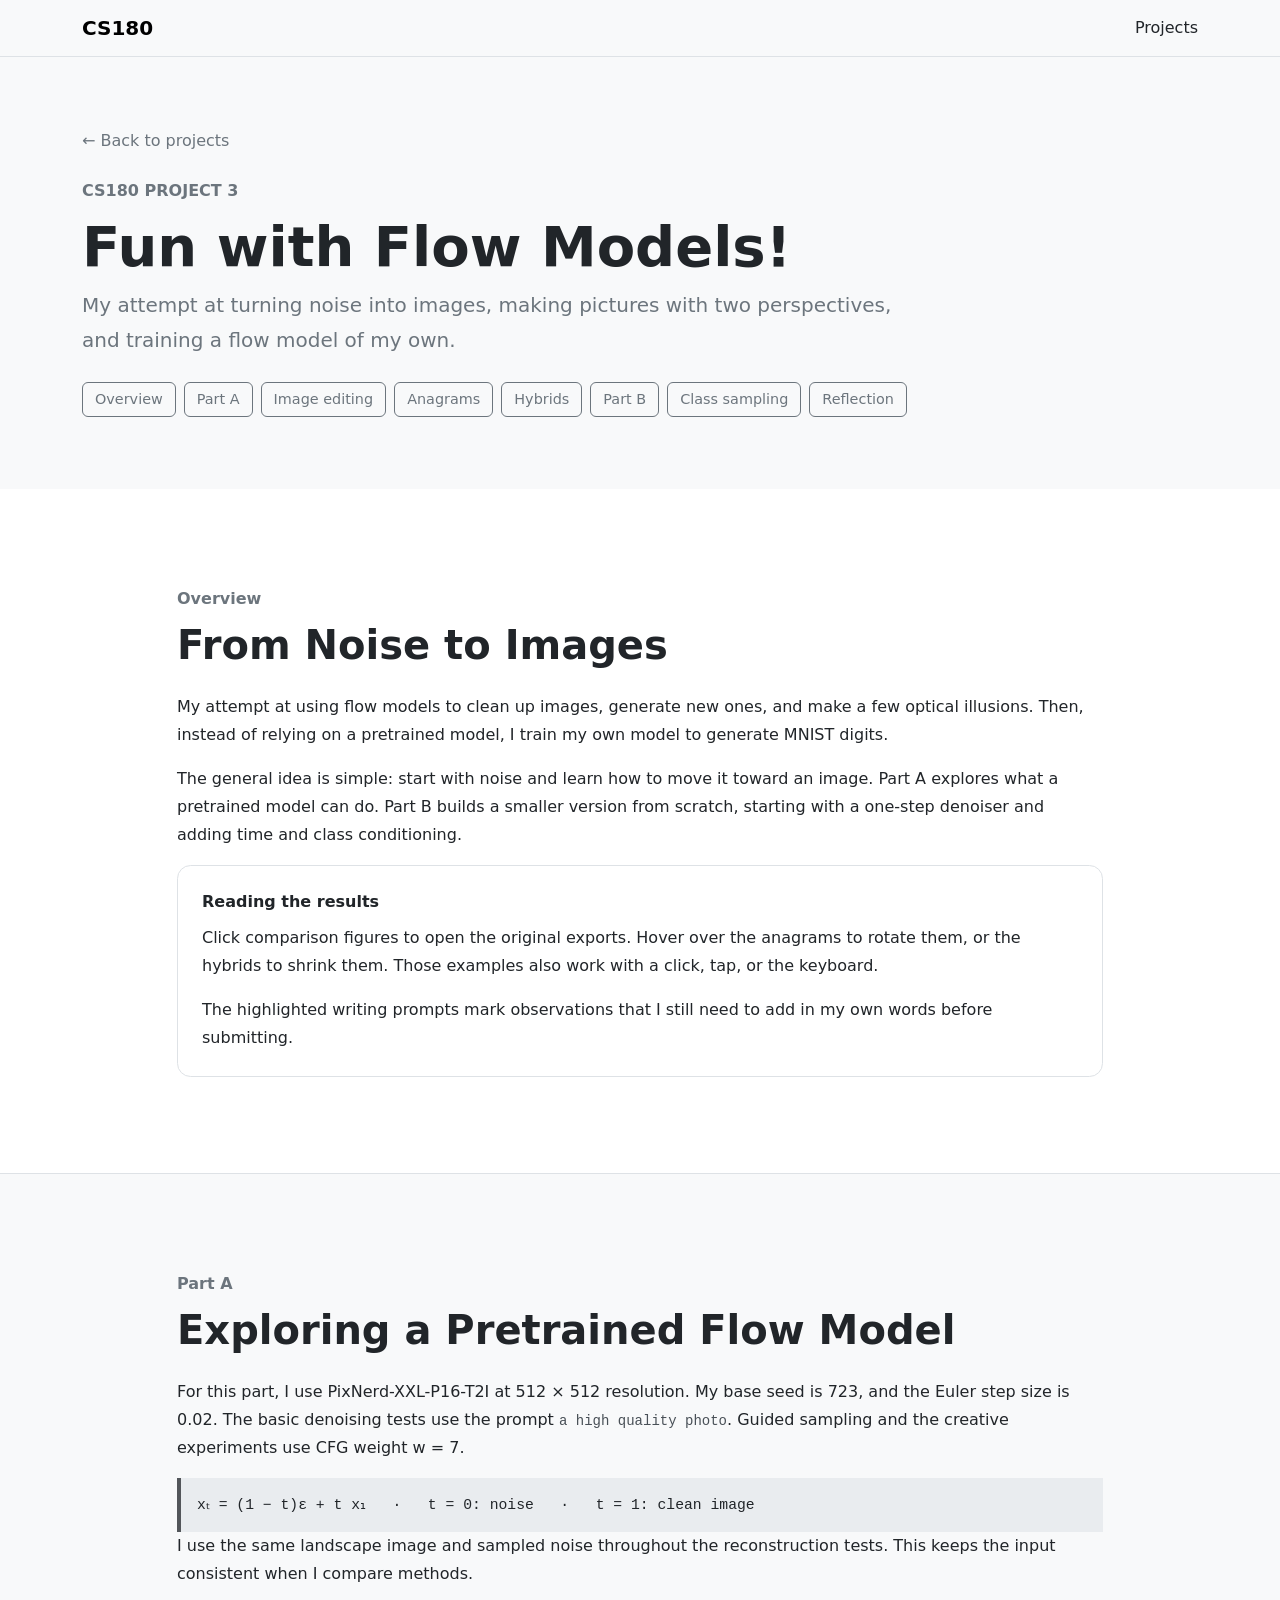
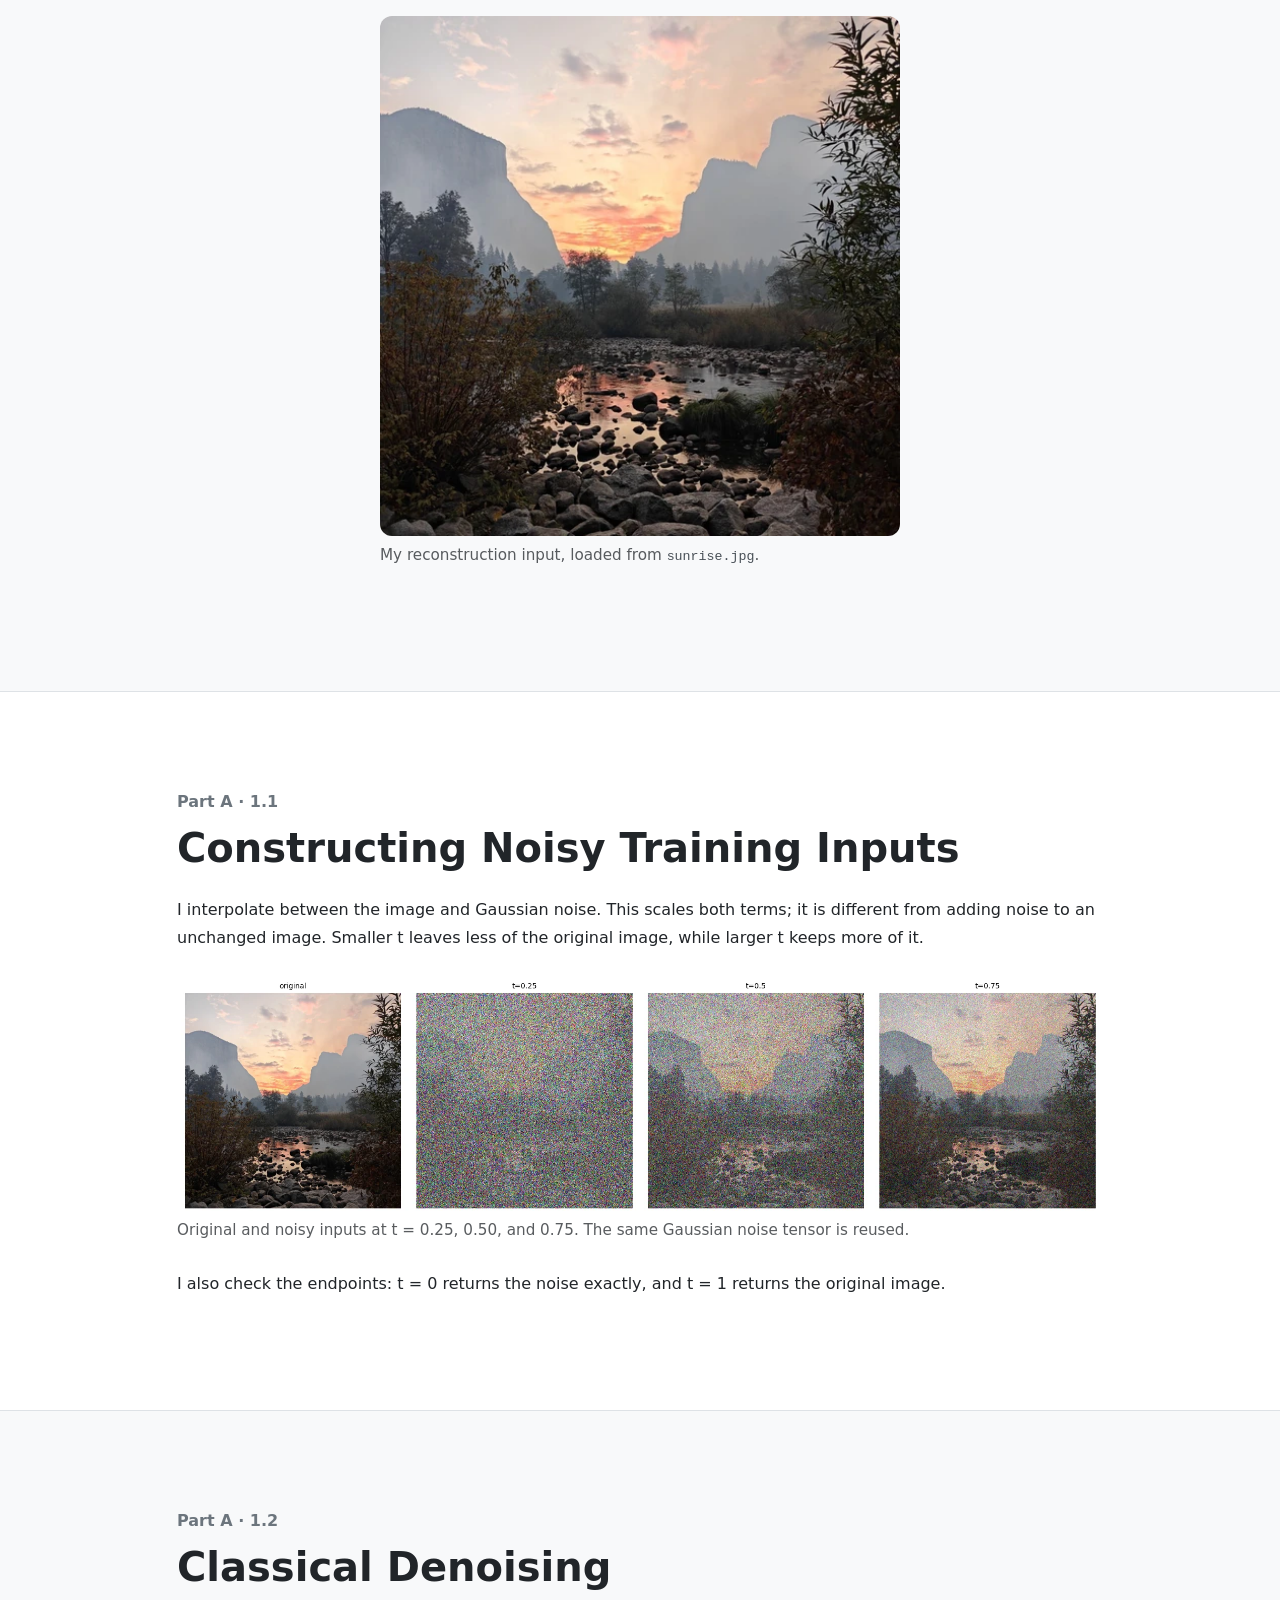
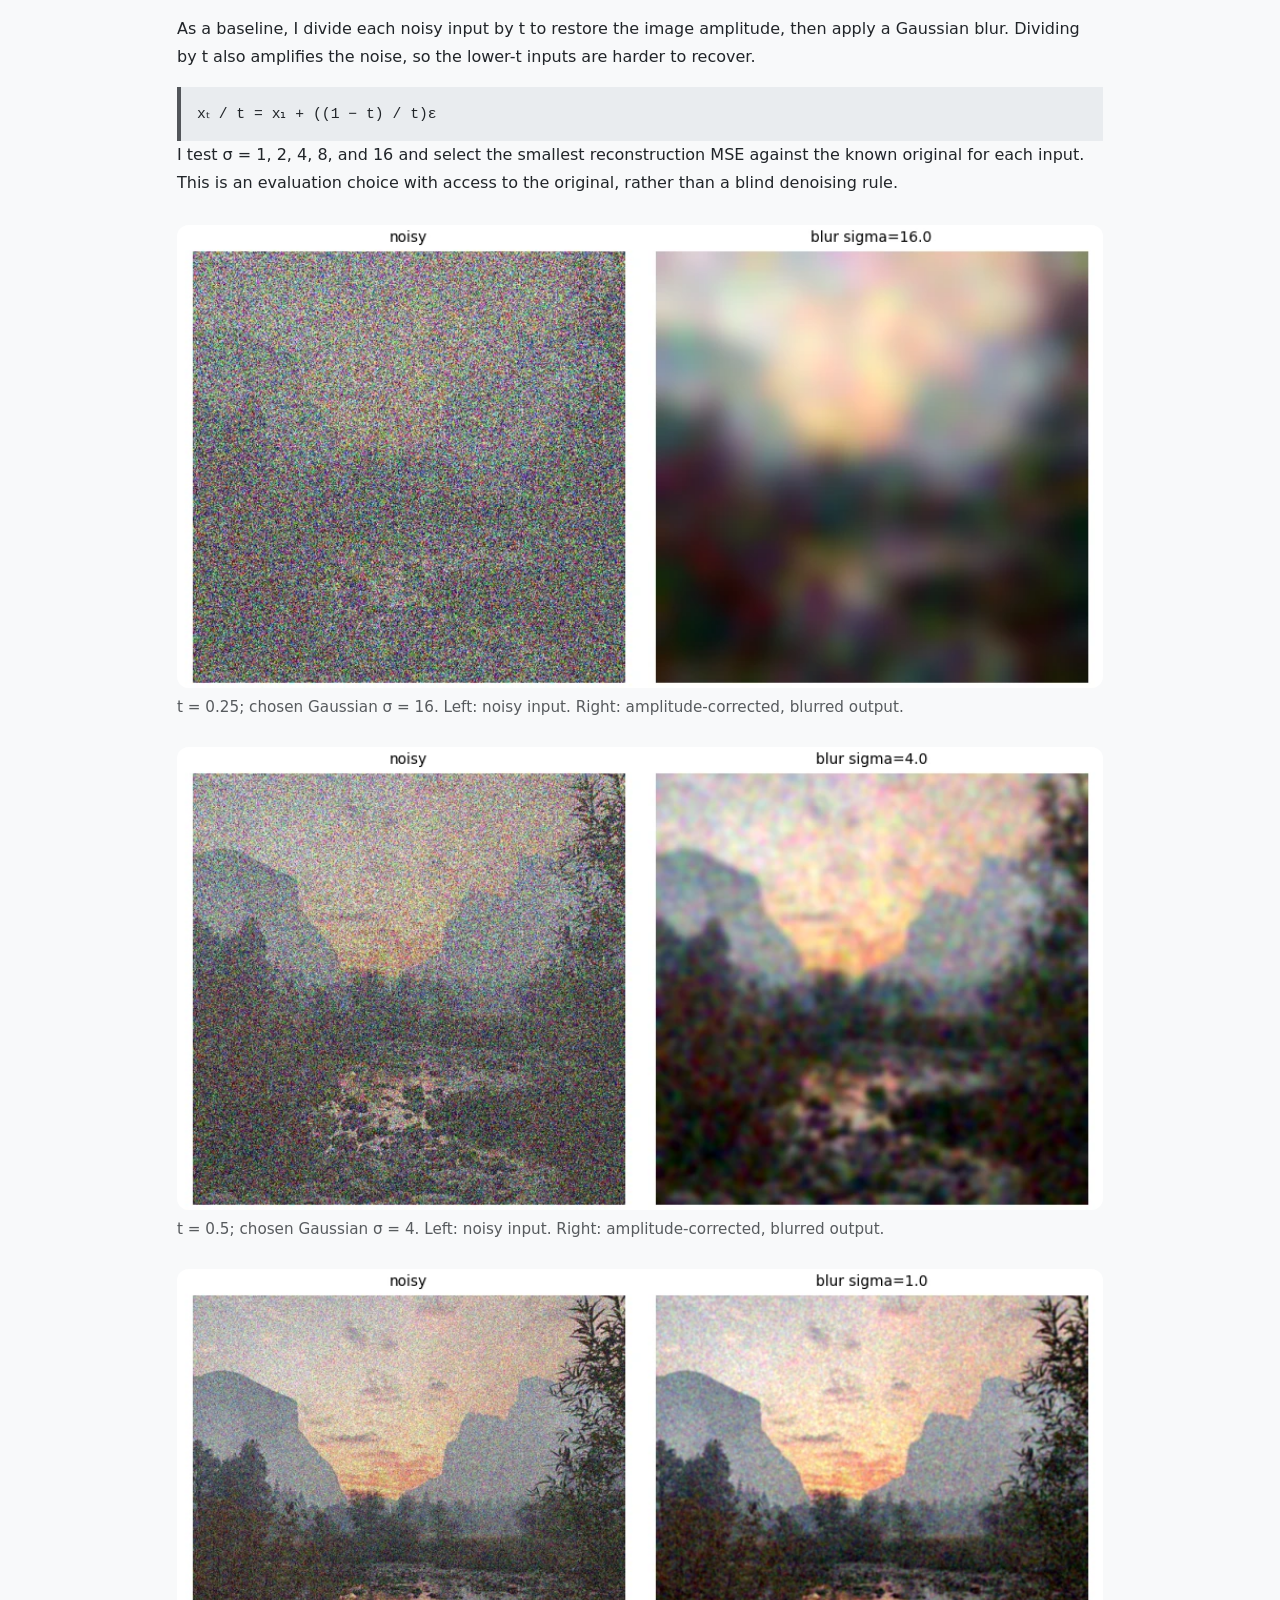
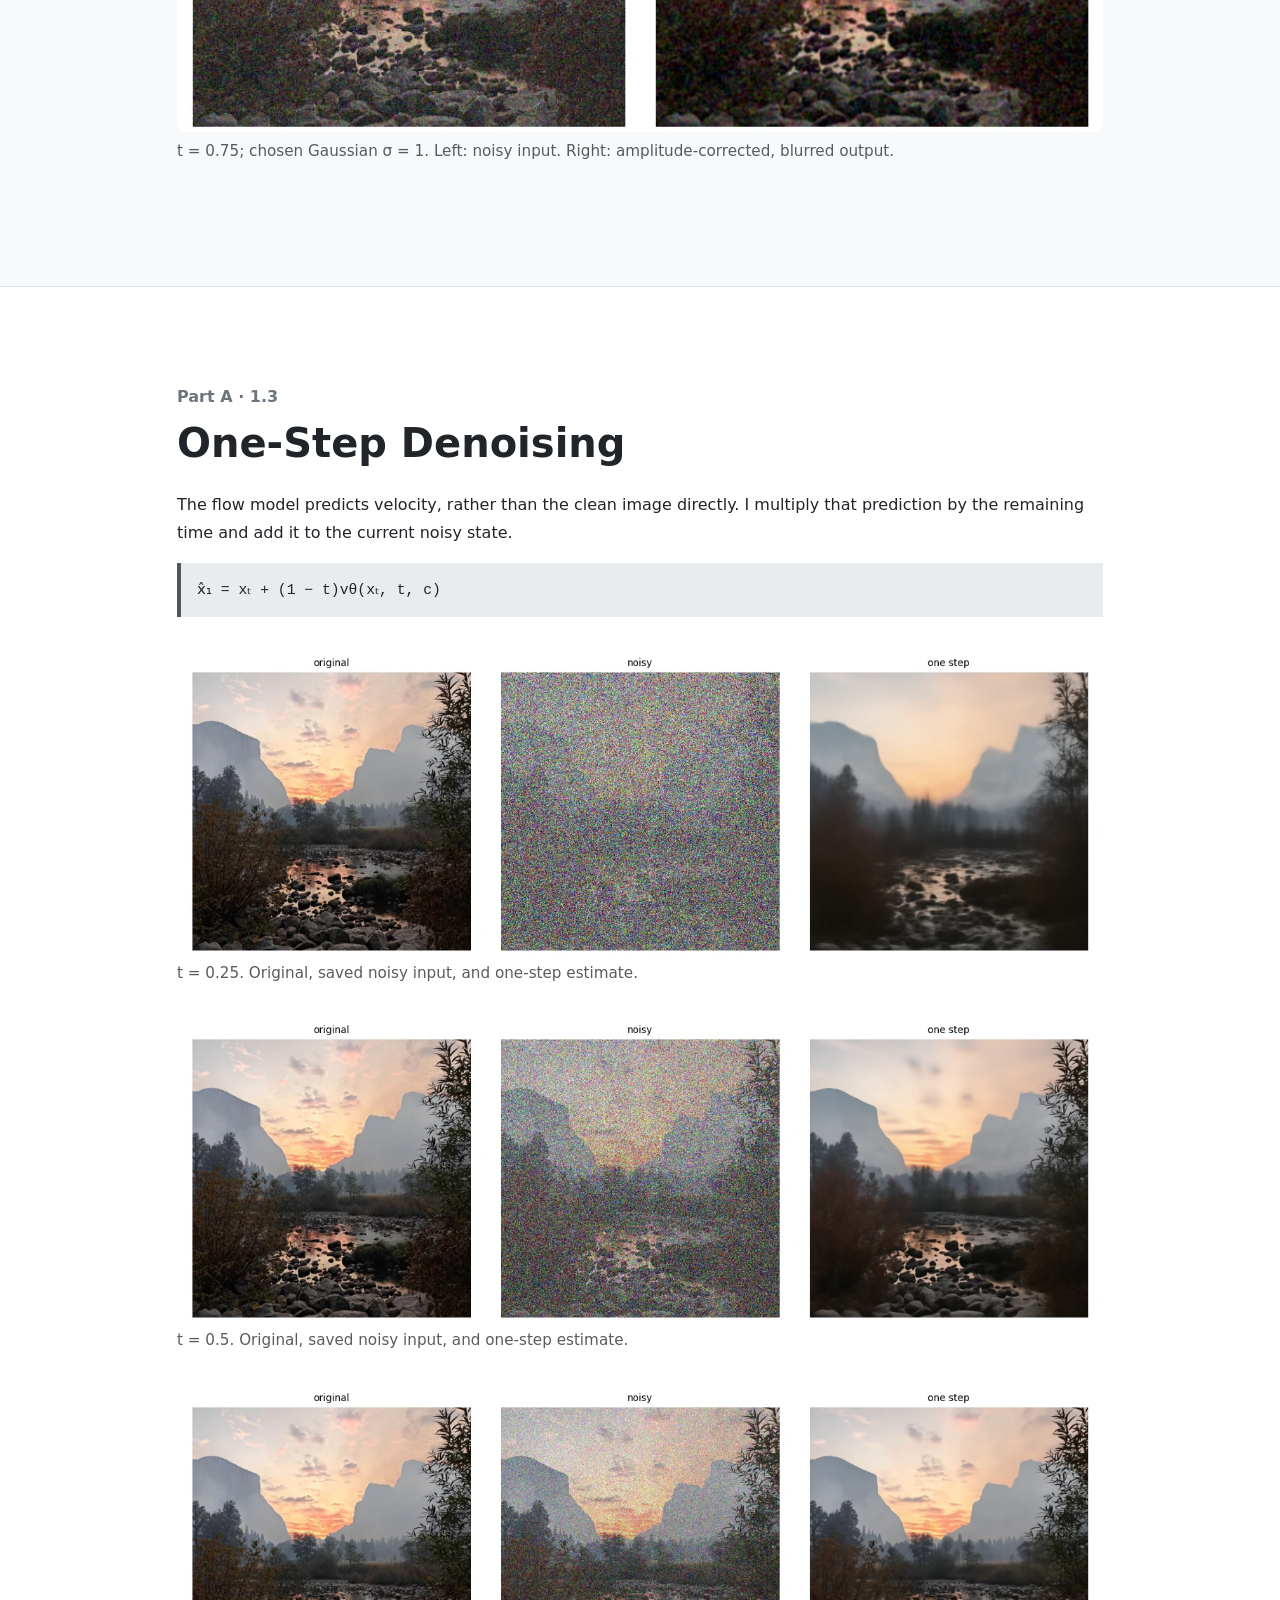
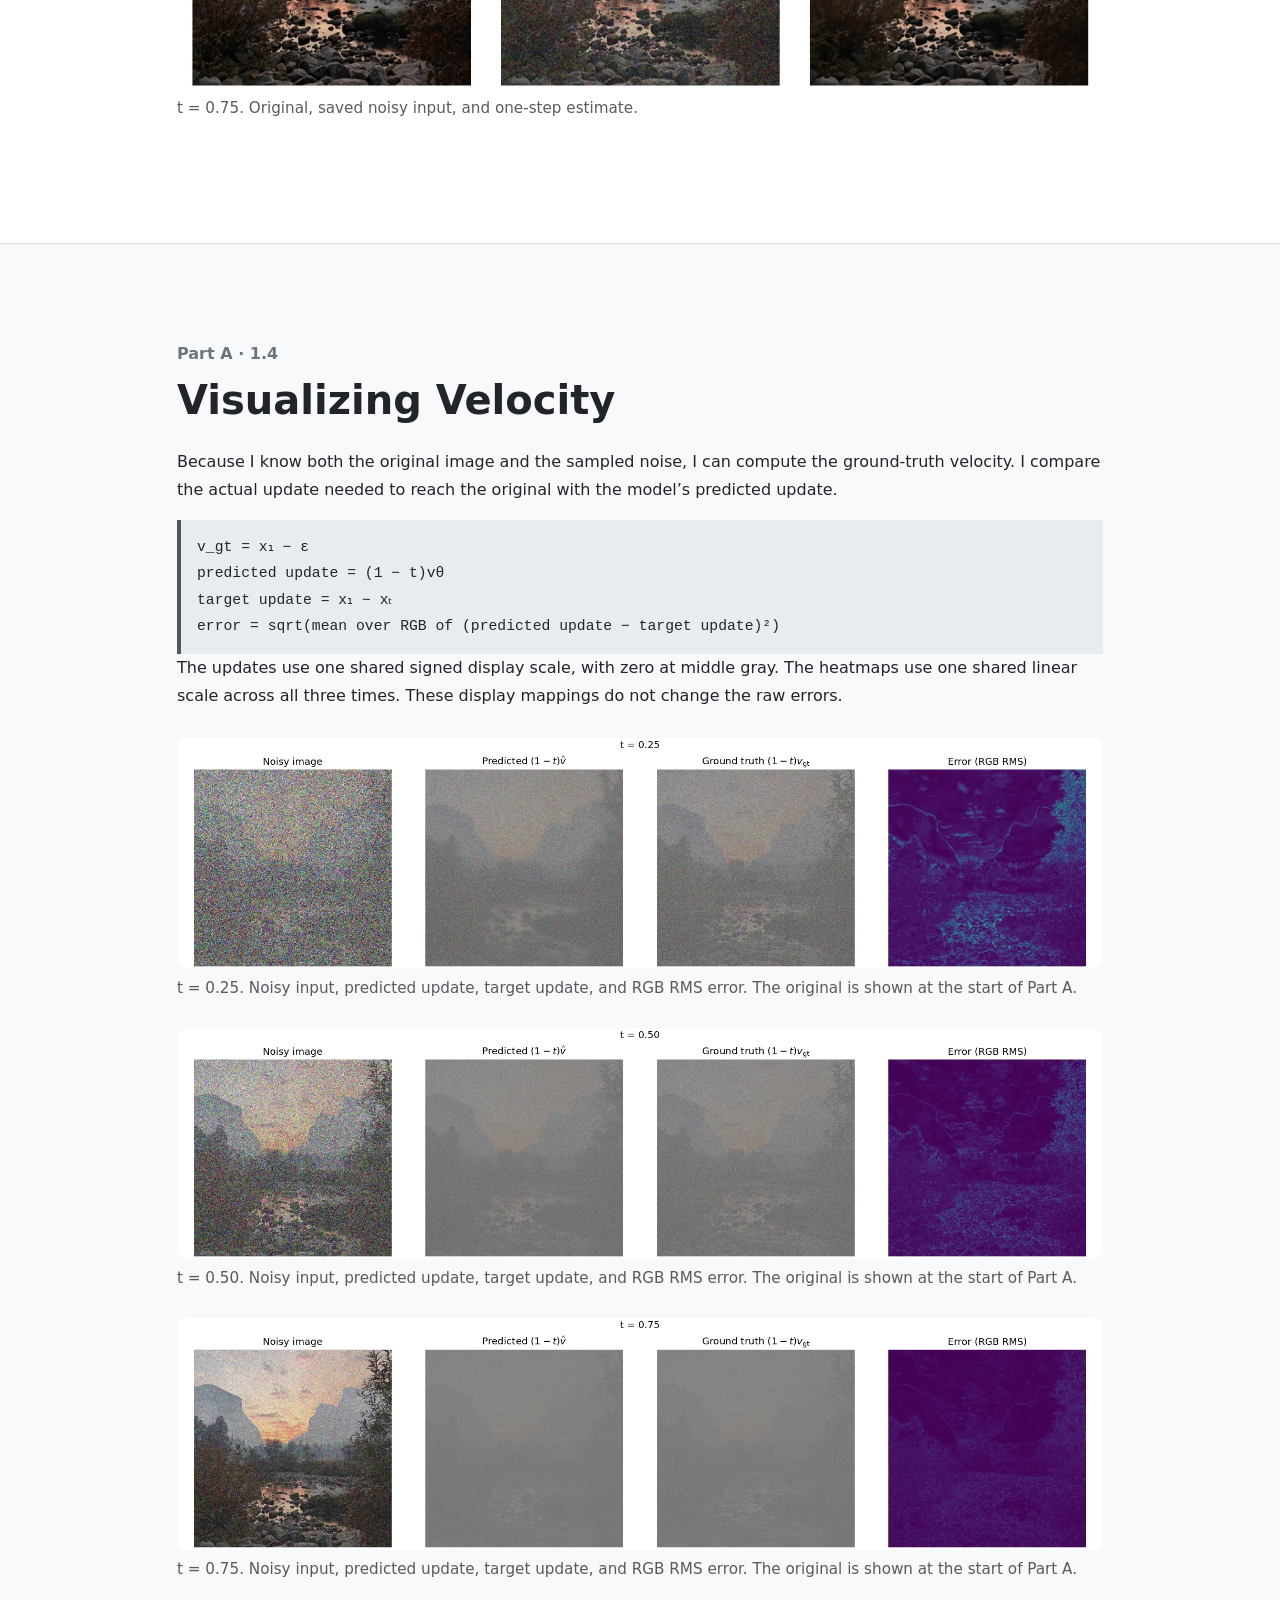
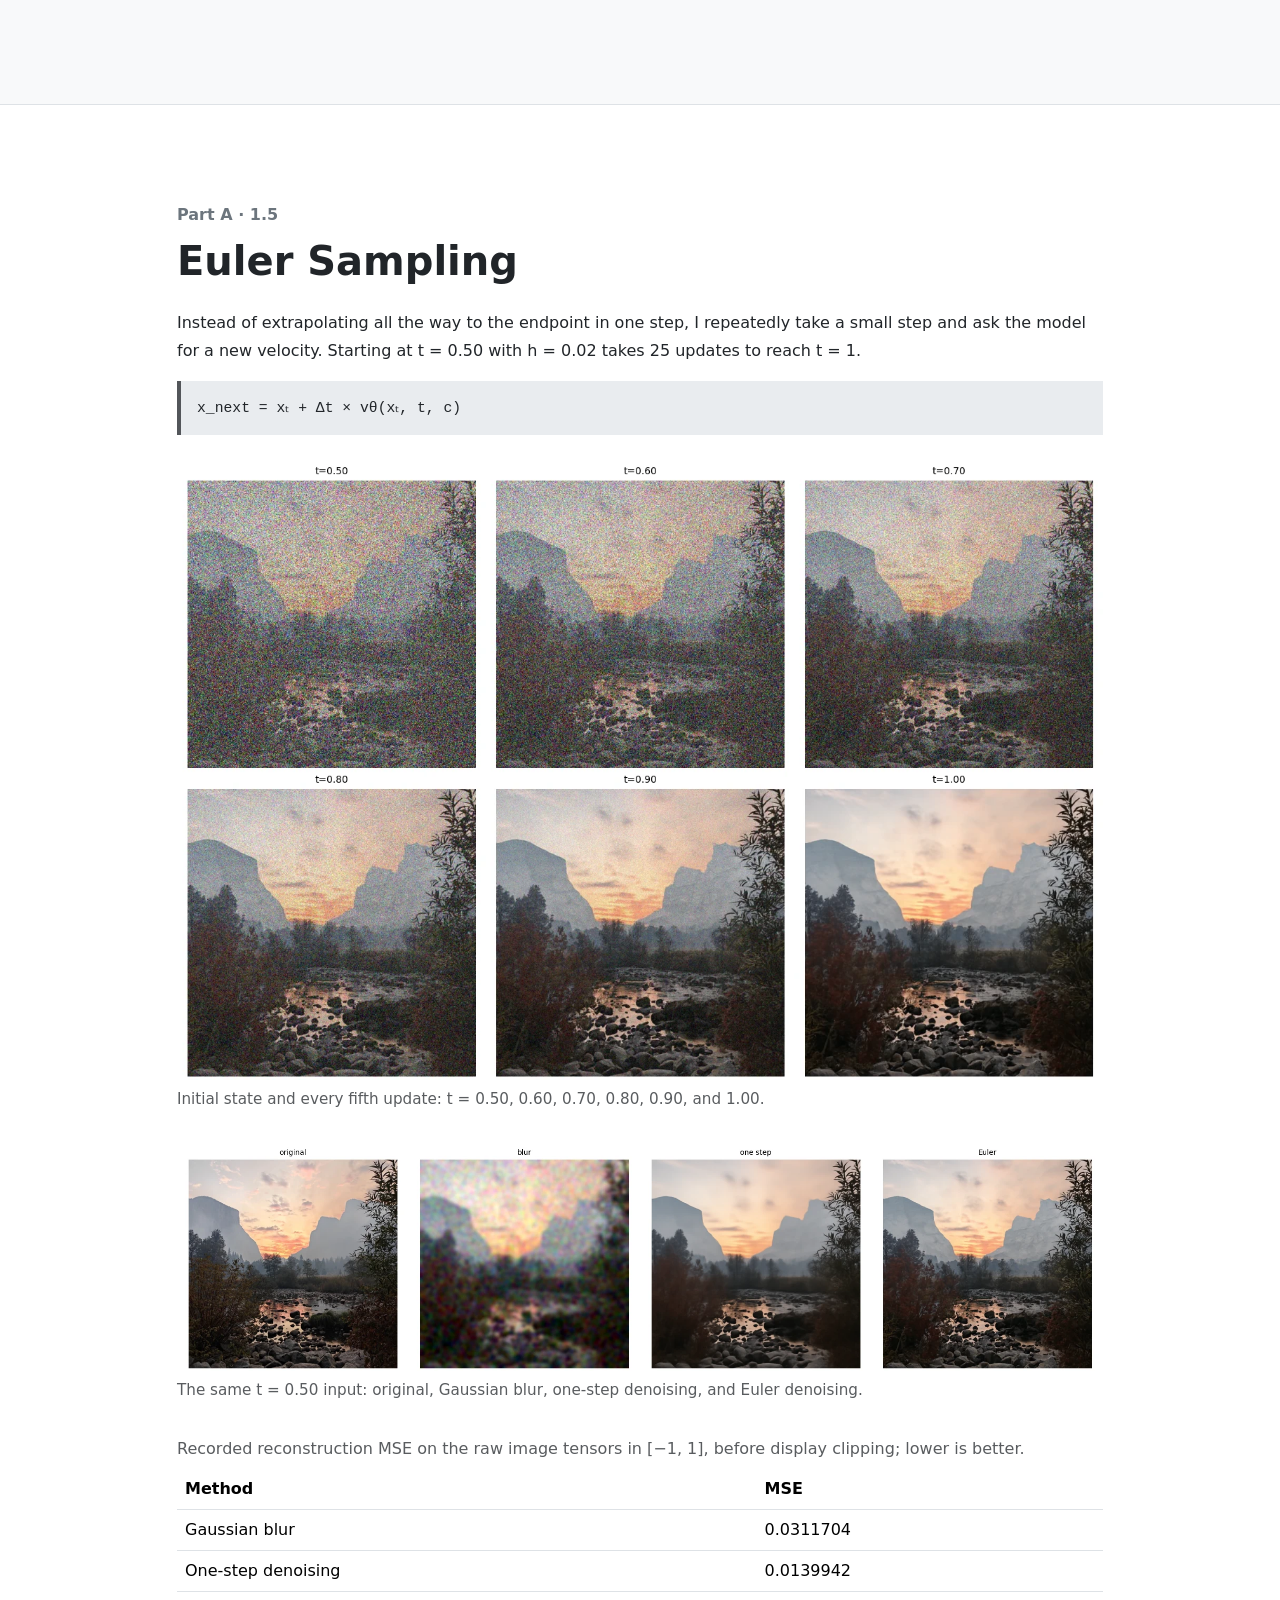
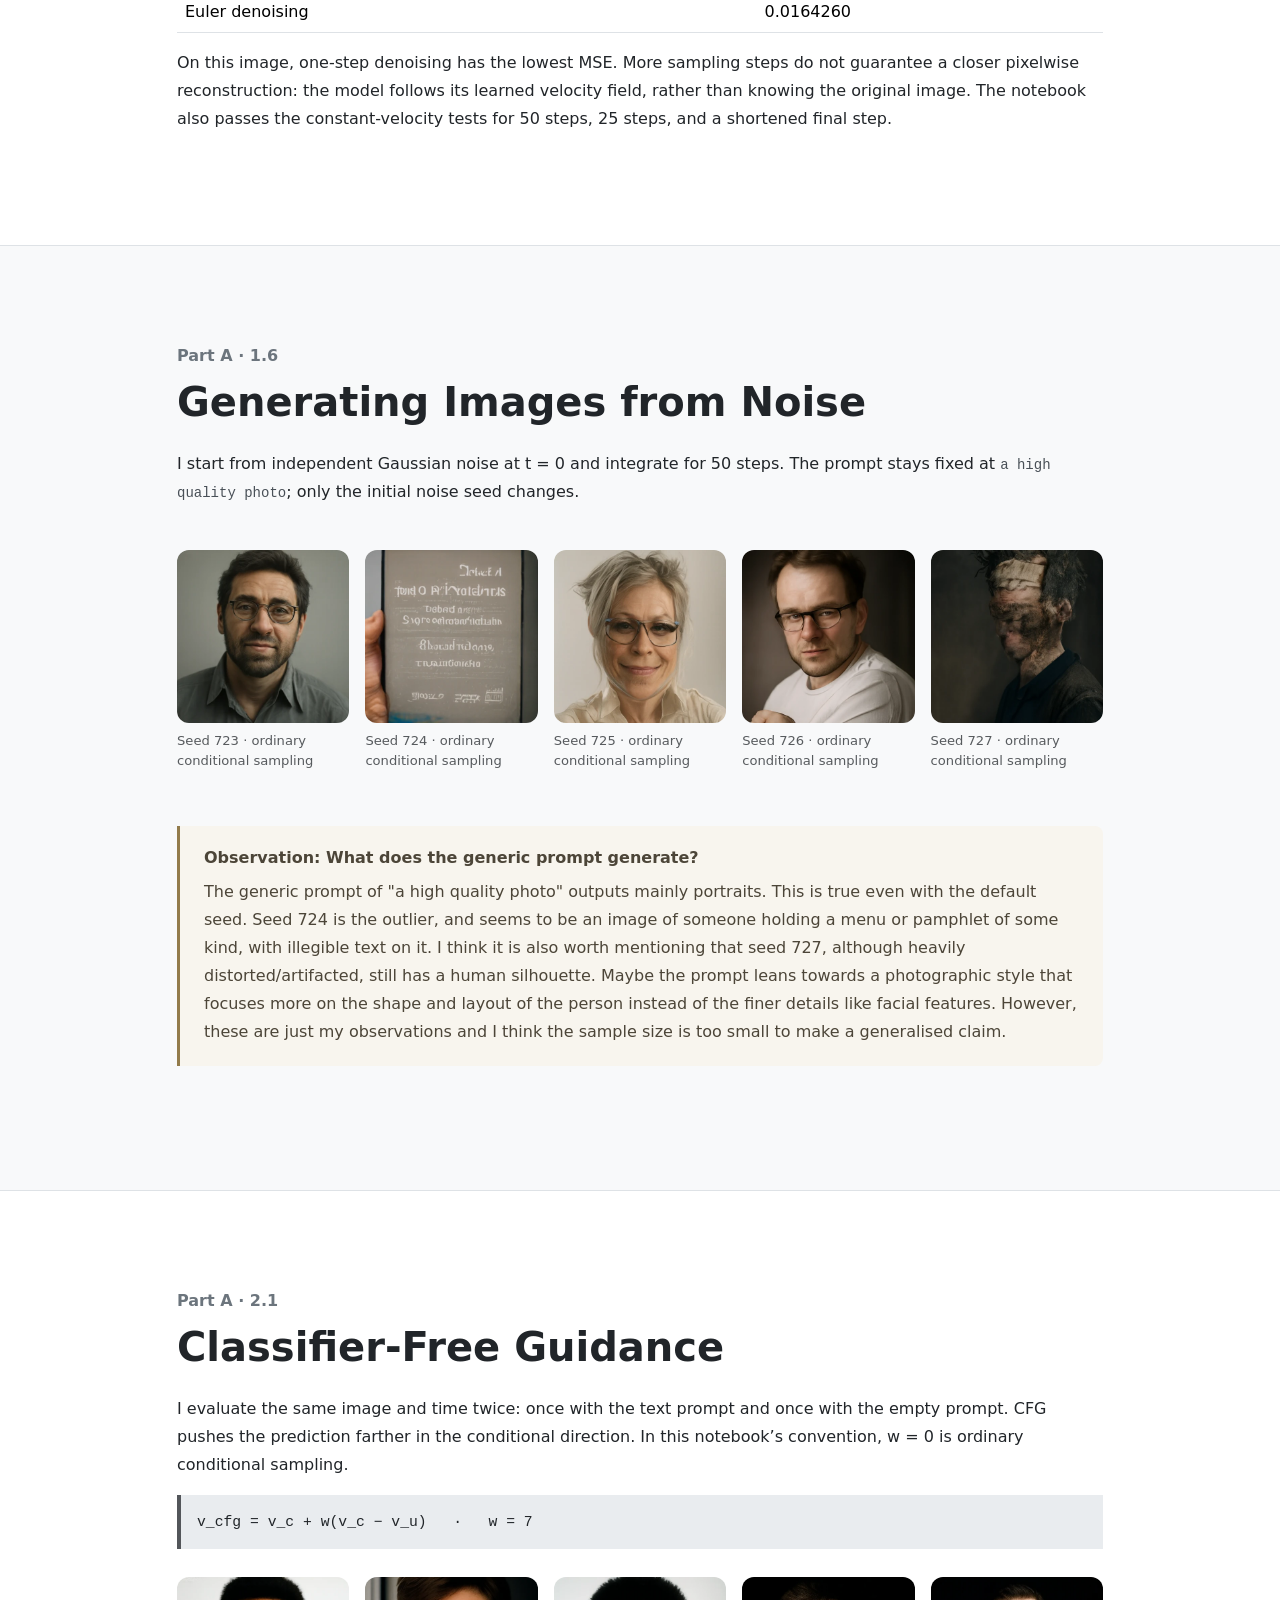
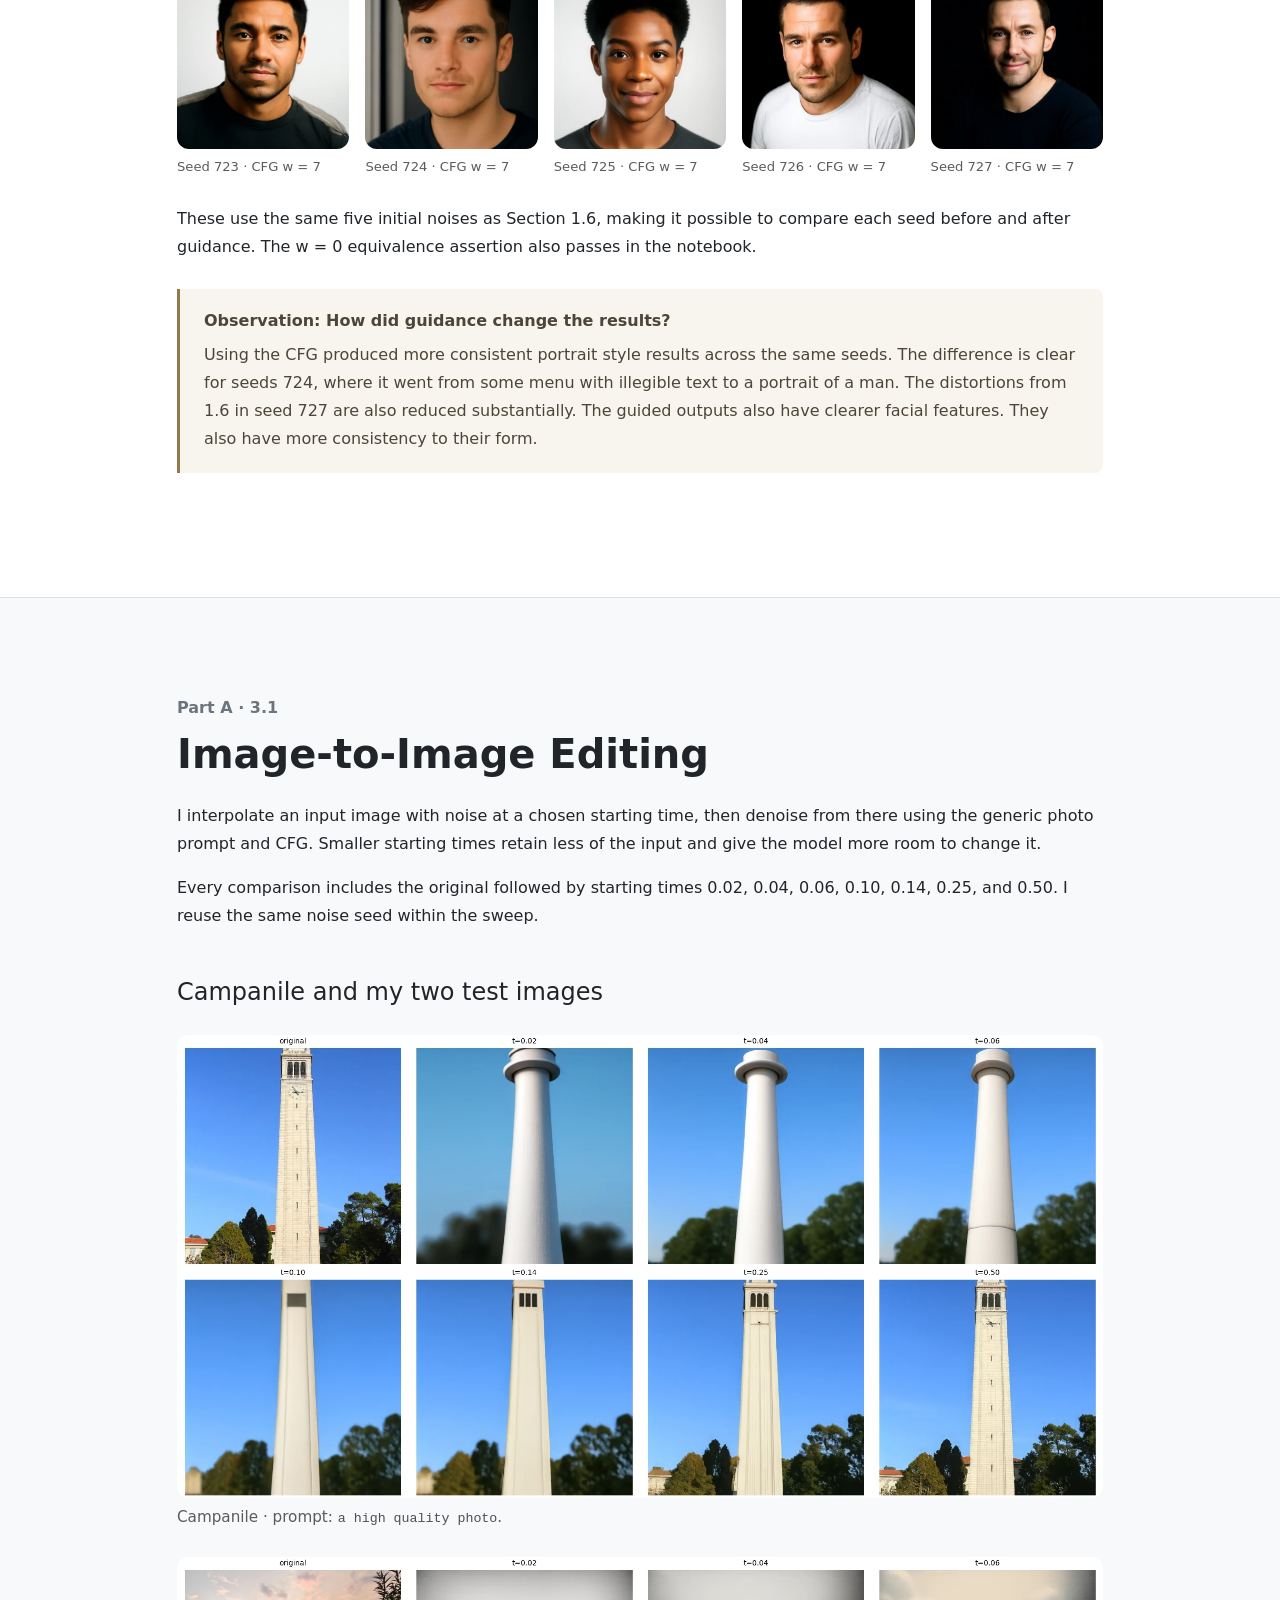
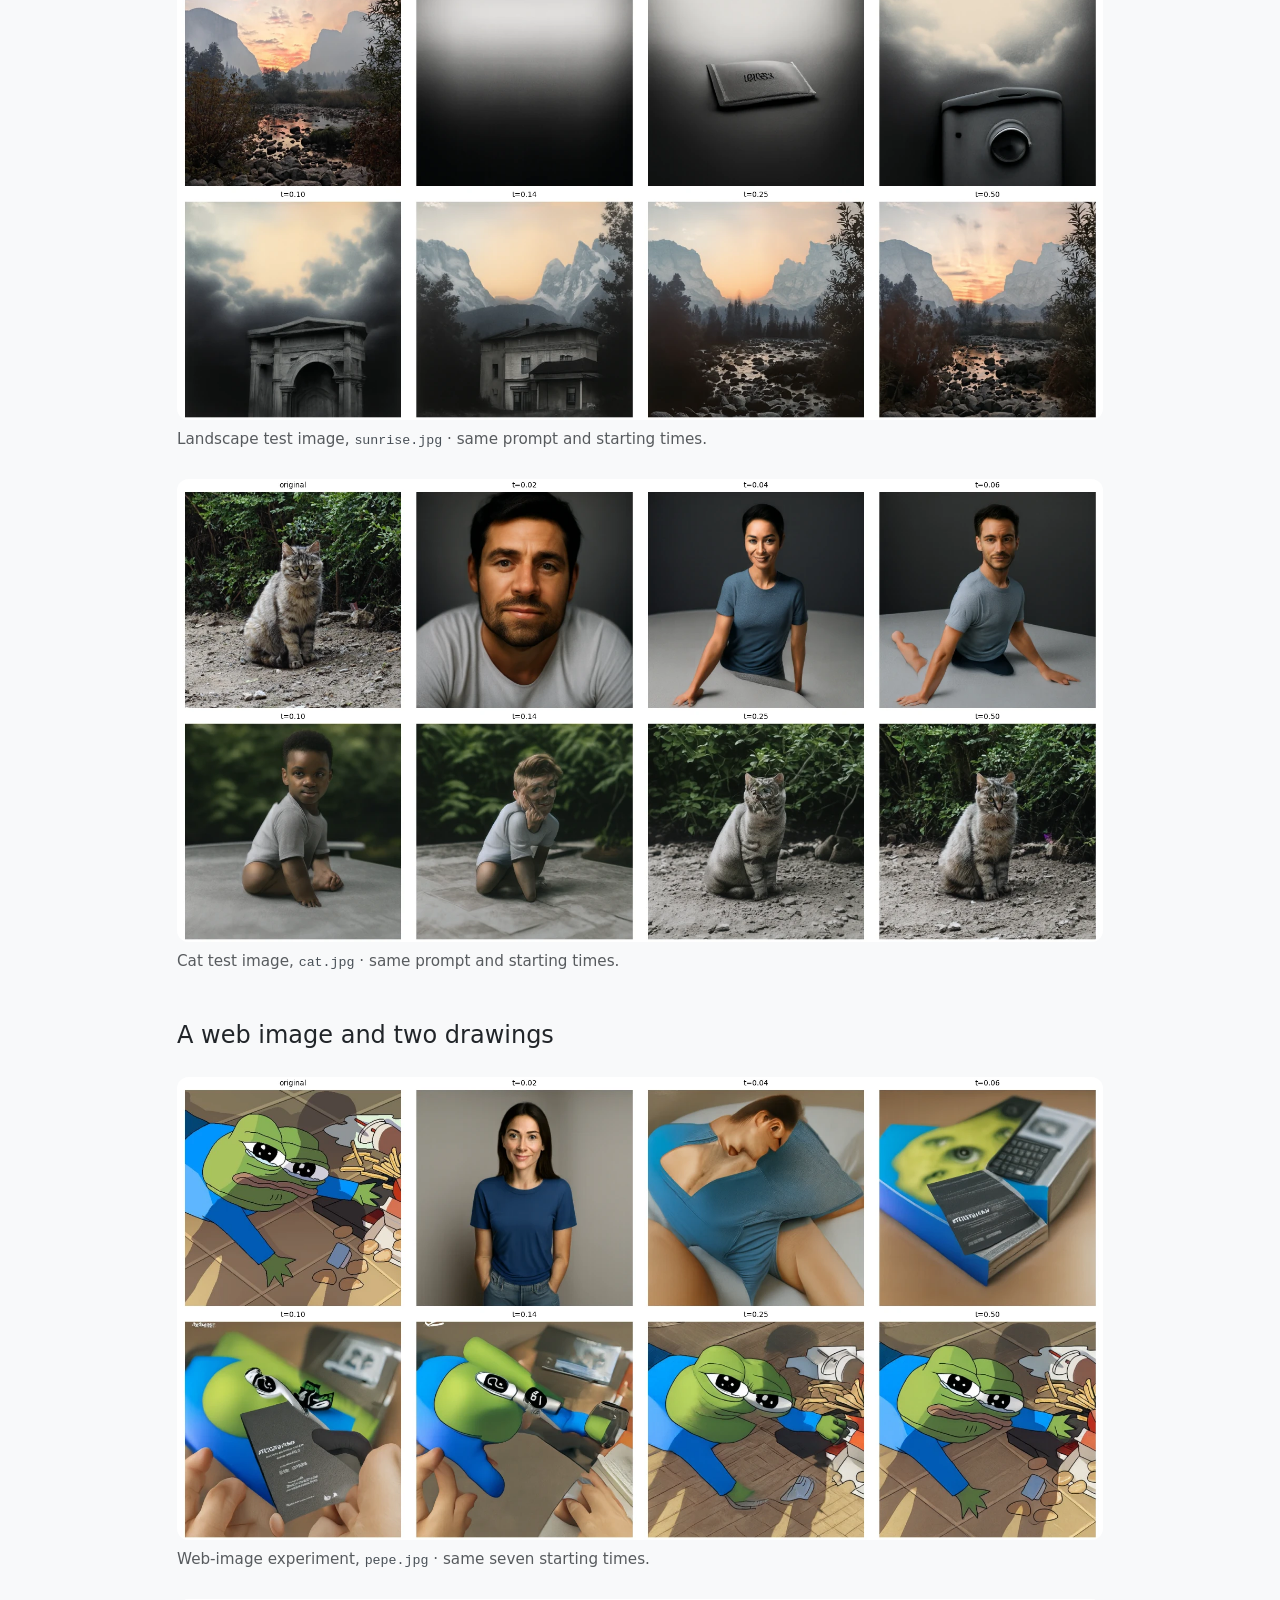
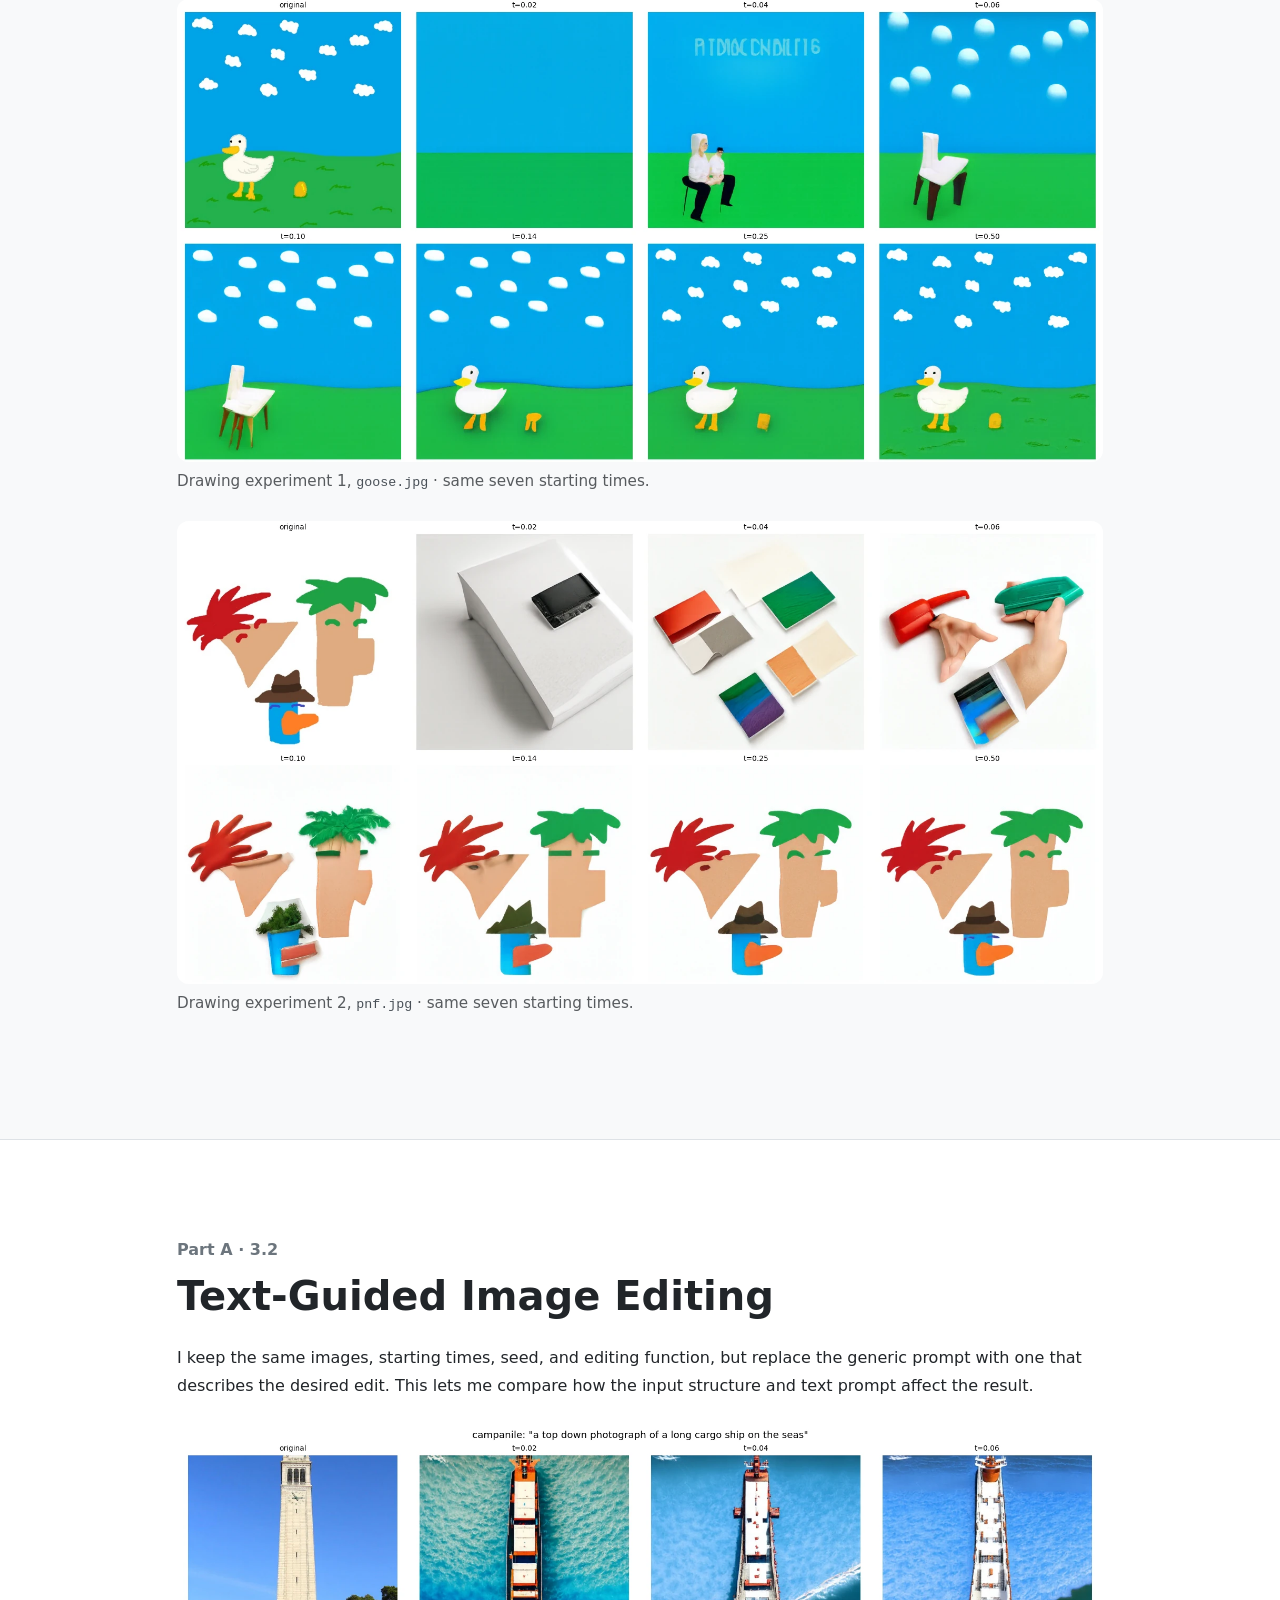
<file: projects/project-3.html>
<!doctype html>
<html lang="en">
<head>
<meta charset="utf-8">
<meta name="viewport" content="width=device-width, initial-scale=1">
<title>CS180 · Project 3 · Flow Models</title>
<meta name="description" content="Kenneth Poh's CS180 Project 3: pretrained flow models, interactive visual anagrams and hybrids, and flow matching on MNIST.">
<link rel="stylesheet" href="../assets/bootstrap.min.css">
<link rel="stylesheet" href="../styles.css">
<link rel="stylesheet" href="../assets/project3.css">
</head>
<body>
<a class="skip-link" href="#overview">Skip to content</a>
<nav class="navbar bg-body-tertiary border-bottom sticky-top">
<div class="container">
<a class="navbar-brand fw-semibold" href="../index.html">CS180</a>
<a class="nav-link" href="../index.html#projects">Projects</a>
</div>
</nav>
<main>
<header class="bg-body-tertiary py-5">
<div class="container py-4">
<div class="row">
<div class="col-lg-9">
<a class="link-secondary text-decoration-none" href="../index.html#projects">← Back to projects</a>
<p class="text-uppercase text-secondary fw-semibold mt-4 mb-2">CS180 Project 3</p>
<h1 class="display-4 fw-bold">Fun with Flow Models!</h1>
<p class="lead text-secondary project-summary mb-4">My attempt at turning noise into images, making pictures with two perspectives, and training a flow model of my own.</p>
<div class="project-jump-links d-flex flex-wrap gap-2" aria-label="Jump to a project section">
<a class="btn btn-outline-secondary" href="#overview">Overview</a>
<a class="btn btn-outline-secondary" href="#part-a">Part A</a>
<a class="btn btn-outline-secondary" href="#a-3-1">Image editing</a>
<a class="btn btn-outline-secondary" href="#a-3-3">Anagrams</a>
<a class="btn btn-outline-secondary" href="#a-3-4">Hybrids</a>
<a class="btn btn-outline-secondary" href="#part-b">Part B</a>
<a class="btn btn-outline-secondary" href="#b-2-6">Class sampling</a>
<a class="btn btn-outline-secondary" href="#reflection">Reflection</a>
</div>
</div>
</div>
</div>
</header>
<section id="overview" class="project-section section-padding">
<div class="container">
<div class="row justify-content-center">
<div class="col-lg-10">
<p class="text-secondary fw-semibold mb-2">Overview</p>
<h2 class="display-6 fw-bold mb-4">From Noise to Images</h2>
<p>My attempt at using flow models to clean up images, generate new ones, and make a few optical illusions. Then, instead of relying on a pretrained model, I train my own model to generate MNIST digits.</p>
<p>The general idea is simple: start with noise and learn how to move it toward an image. Part A explores what a pretrained model can do. Part B builds a smaller version from scratch, starting with a one-step denoiser and adding time and class conditioning.</p>
<div class="method-card">
<strong>Reading the results</strong>
<p>Click comparison figures to open the original exports. Hover over the anagrams to rotate them, or the hybrids to shrink them. Those examples also work with a click, tap, or the keyboard.</p>
<p class="mb-0">The highlighted writing prompts mark observations that I still need to add in my own words before submitting.</p>
</div>
</div>
</div>
</div>
</section>
<section id="part-a" class="project-section section-padding bg-body-tertiary">
<div class="container">
<div class="row justify-content-center">
<div class="col-lg-10">
<p class="text-secondary fw-semibold mb-2">Part A</p>
<h2 class="display-6 fw-bold mb-4">Exploring a Pretrained Flow Model</h2>
<p>For this part, I use PixNerd-XXL-P16-T2I at 512 × 512 resolution. My base seed is 723, and the Euler step size is 0.02. The basic denoising tests use the prompt <code>a high quality photo</code>. Guided sampling and the creative experiments use CFG weight w = 7.</p>
<div class="formula">xₜ = (1 − t)ε + t x₁ &nbsp; · &nbsp; t = 0: noise &nbsp; · &nbsp; t = 1: clean image</div>
<p>I use the same landscape image and sampled noise throughout the reconstruction tests. This keeps the input consistent when I compare methods.</p>
<figure class="result-figure original-input">
<a class="image-link" href="../assets/images/project3/part_a/velocity_original.png" target="_blank" rel="noopener">
<img src="../assets/images/project3/part_a/display/velocity_original.webp" width="512" height="512" alt="Original landscape image used throughout Part A denoising" class="comparison-frame" loading="lazy">
</a>
<figcaption class="figure-caption mt-2">My reconstruction input, loaded from <code>sunrise.jpg</code>.</figcaption>
</figure>
</div>
</div>
</div>
</section>
<section id="a-1-1" class="project-section section-padding">
<div class="container">
<div class="row justify-content-center">
<div class="col-lg-10">
<p class="text-secondary fw-semibold mb-2">Part A · 1.1</p>
<h2 class="display-6 fw-bold mb-4">Constructing Noisy Training Inputs</h2>
<p>I interpolate between the image and Gaussian noise. This scales both terms; it is different from adding noise to an unchanged image. Smaller t leaves less of the original image, while larger t keeps more of it.</p>
<figure class="result-figure ">
<a class="image-link" href="../assets/images/project3/part_a/training_inputs.png" target="_blank" rel="noopener">
<img src="../assets/images/project3/part_a/display/training_inputs.webp" width="1760" height="440" alt="Original and noisy inputs at t = 0.25, 0.50, and 0.75. The same Gaussian noise tensor is reused." class="comparison-frame" loading="lazy">
</a>
<figcaption class="figure-caption mt-2">Original and noisy inputs at t = 0.25, 0.50, and 0.75. The same Gaussian noise tensor is reused.</figcaption>
</figure>
<p>I also check the endpoints: t = 0 returns the noise exactly, and t = 1 returns the original image.</p>
</div>
</div>
</div>
</section>
<section id="a-1-2" class="project-section section-padding bg-body-tertiary">
<div class="container">
<div class="row justify-content-center">
<div class="col-lg-10">
<p class="text-secondary fw-semibold mb-2">Part A · 1.2</p>
<h2 class="display-6 fw-bold mb-4">Classical Denoising</h2>
<p>As a baseline, I divide each noisy input by t to restore the image amplitude, then apply a Gaussian blur. Dividing by t also amplifies the noise, so the lower-t inputs are harder to recover.</p>
<div class="formula">xₜ / t = x₁ + ((1 − t) / t)ε</div>
<p>I test σ = 1, 2, 4, 8, and 16 and select the smallest reconstruction MSE against the known original for each input. This is an evaluation choice with access to the original, rather than a blind denoising rule.</p>
<figure class="result-figure ">
<a class="image-link" href="../assets/images/project3/part_a/blur_0.25.png" target="_blank" rel="noopener">
<img src="../assets/images/project3/part_a/display/blur_0.25.webp" width="880" height="440" alt="t = 0.25; chosen Gaussian σ = 16. Left: noisy input. Right: amplitude-corrected, blurred output." class="comparison-frame" loading="lazy">
</a>
<figcaption class="figure-caption mt-2">t = 0.25; chosen Gaussian σ = 16. Left: noisy input. Right: amplitude-corrected, blurred output.</figcaption>
</figure>
<figure class="result-figure ">
<a class="image-link" href="../assets/images/project3/part_a/blur_0.5.png" target="_blank" rel="noopener">
<img src="../assets/images/project3/part_a/display/blur_0.5.webp" width="880" height="440" alt="t = 0.5; chosen Gaussian σ = 4. Left: noisy input. Right: amplitude-corrected, blurred output." class="comparison-frame" loading="lazy">
</a>
<figcaption class="figure-caption mt-2">t = 0.5; chosen Gaussian σ = 4. Left: noisy input. Right: amplitude-corrected, blurred output.</figcaption>
</figure>
<figure class="result-figure ">
<a class="image-link" href="../assets/images/project3/part_a/blur_0.75.png" target="_blank" rel="noopener">
<img src="../assets/images/project3/part_a/display/blur_0.75.webp" width="880" height="440" alt="t = 0.75; chosen Gaussian σ = 1. Left: noisy input. Right: amplitude-corrected, blurred output." class="comparison-frame" loading="lazy">
</a>
<figcaption class="figure-caption mt-2">t = 0.75; chosen Gaussian σ = 1. Left: noisy input. Right: amplitude-corrected, blurred output.</figcaption>
</figure>
</div>
</div>
</div>
</section>
<section id="a-1-3" class="project-section section-padding">
<div class="container">
<div class="row justify-content-center">
<div class="col-lg-10">
<p class="text-secondary fw-semibold mb-2">Part A · 1.3</p>
<h2 class="display-6 fw-bold mb-4">One-Step Denoising</h2>
<p>The flow model predicts velocity, rather than the clean image directly. I multiply that prediction by the remaining time and add it to the current noisy state.</p>
<div class="formula">x̂₁ = xₜ + (1 − t)vθ(xₜ, t, c)</div>
<figure class="result-figure ">
<a class="image-link" href="../assets/images/project3/part_a/one_step_0.25.png" target="_blank" rel="noopener">
<img src="../assets/images/project3/part_a/display/one_step_0.25.webp" width="1320" height="440" alt="t = 0.25. Original, saved noisy input, and one-step estimate." class="comparison-frame" loading="lazy">
</a>
<figcaption class="figure-caption mt-2">t = 0.25. Original, saved noisy input, and one-step estimate.</figcaption>
</figure>
<figure class="result-figure ">
<a class="image-link" href="../assets/images/project3/part_a/one_step_0.5.png" target="_blank" rel="noopener">
<img src="../assets/images/project3/part_a/display/one_step_0.5.webp" width="1320" height="440" alt="t = 0.5. Original, saved noisy input, and one-step estimate." class="comparison-frame" loading="lazy">
</a>
<figcaption class="figure-caption mt-2">t = 0.5. Original, saved noisy input, and one-step estimate.</figcaption>
</figure>
<figure class="result-figure ">
<a class="image-link" href="../assets/images/project3/part_a/one_step_0.75.png" target="_blank" rel="noopener">
<img src="../assets/images/project3/part_a/display/one_step_0.75.webp" width="1320" height="440" alt="t = 0.75. Original, saved noisy input, and one-step estimate." class="comparison-frame" loading="lazy">
</a>
<figcaption class="figure-caption mt-2">t = 0.75. Original, saved noisy input, and one-step estimate.</figcaption>
</figure>
</div>
</div>
</div>
</section>
<section id="a-1-4" class="project-section section-padding bg-body-tertiary">
<div class="container">
<div class="row justify-content-center">
<div class="col-lg-10">
<p class="text-secondary fw-semibold mb-2">Part A · 1.4</p>
<h2 class="display-6 fw-bold mb-4">Visualizing Velocity</h2>
<p>Because I know both the original image and the sampled noise, I can compute the ground-truth velocity. I compare the actual update needed to reach the original with the model’s predicted update.</p>
<div class="formula">v_gt = x₁ − ε<br>predicted update = (1 − t)vθ<br>target update = x₁ − xₜ<br>error = sqrt(mean over RGB of (predicted update − target update)²)</div>
<p>The updates use one shared signed display scale, with zero at middle gray. The heatmaps use one shared linear scale across all three times. These display mappings do not change the raw errors.</p>
<figure class="result-figure ">
<a class="image-link" href="../assets/images/project3/part_a/velocity_0.25.png" target="_blank" rel="noopener">
<img src="../assets/images/project3/part_a/display/velocity_0.25.webp" width="1760" height="440" alt="t = 0.25. Noisy input, predicted update, target update, and RGB RMS error. The original is shown at the start of Part A." class="comparison-frame" loading="lazy">
</a>
<figcaption class="figure-caption mt-2">t = 0.25. Noisy input, predicted update, target update, and RGB RMS error. The original is shown at the start of Part A.</figcaption>
</figure>
<figure class="result-figure ">
<a class="image-link" href="../assets/images/project3/part_a/velocity_0.50.png" target="_blank" rel="noopener">
<img src="../assets/images/project3/part_a/display/velocity_0.50.webp" width="1760" height="440" alt="t = 0.50. Noisy input, predicted update, target update, and RGB RMS error. The original is shown at the start of Part A." class="comparison-frame" loading="lazy">
</a>
<figcaption class="figure-caption mt-2">t = 0.50. Noisy input, predicted update, target update, and RGB RMS error. The original is shown at the start of Part A.</figcaption>
</figure>
<figure class="result-figure ">
<a class="image-link" href="../assets/images/project3/part_a/velocity_0.75.png" target="_blank" rel="noopener">
<img src="../assets/images/project3/part_a/display/velocity_0.75.webp" width="1760" height="440" alt="t = 0.75. Noisy input, predicted update, target update, and RGB RMS error. The original is shown at the start of Part A." class="comparison-frame" loading="lazy">
</a>
<figcaption class="figure-caption mt-2">t = 0.75. Noisy input, predicted update, target update, and RGB RMS error. The original is shown at the start of Part A.</figcaption>
</figure>
</div>
</div>
</div>
</section>
<section id="a-1-5" class="project-section section-padding">
<div class="container">
<div class="row justify-content-center">
<div class="col-lg-10">
<p class="text-secondary fw-semibold mb-2">Part A · 1.5</p>
<h2 class="display-6 fw-bold mb-4">Euler Sampling</h2>
<p>Instead of extrapolating all the way to the endpoint in one step, I repeatedly take a small step and ask the model for a new velocity. Starting at t = 0.50 with h = 0.02 takes 25 updates to reach t = 1.</p>
<div class="formula">x_next = xₜ + Δt × vθ(xₜ, t, c)</div>
<figure class="result-figure ">
<a class="image-link" href="../assets/images/project3/part_a/trajectory.png" target="_blank" rel="noopener">
<img src="../assets/images/project3/part_a/display/trajectory.webp" width="1320" height="880" alt="Initial state and every fifth update: t = 0.50, 0.60, 0.70, 0.80, 0.90, and 1.00." class="comparison-frame" loading="lazy">
</a>
<figcaption class="figure-caption mt-2">Initial state and every fifth update: t = 0.50, 0.60, 0.70, 0.80, 0.90, and 1.00.</figcaption>
</figure>
<figure class="result-figure ">
<a class="image-link" href="../assets/images/project3/part_a/comparison.png" target="_blank" rel="noopener">
<img src="../assets/images/project3/part_a/display/comparison.webp" width="1760" height="440" alt="The same t = 0.50 input: original, Gaussian blur, one-step denoising, and Euler denoising." class="comparison-frame" loading="lazy">
</a>
<figcaption class="figure-caption mt-2">The same t = 0.50 input: original, Gaussian blur, one-step denoising, and Euler denoising.</figcaption>
</figure>
<div class="table-responsive">
<table class="table">
<caption>Recorded reconstruction MSE on the raw image tensors in [−1, 1], before display clipping; lower is better.</caption>
<thead>
<tr>
<th scope="col">Method</th>
<th scope="col">MSE</th>
</tr>
</thead>
<tbody>
<tr>
<td>Gaussian blur</td>
<td>0.0311704</td>
</tr>
<tr>
<td>One-step denoising</td>
<td>0.0139942</td>
</tr>
<tr>
<td>Euler denoising</td>
<td>0.0164260</td>
</tr>
</tbody>
</table>
</div>
<p>On this image, one-step denoising has the lowest MSE. More sampling steps do not guarantee a closer pixelwise reconstruction: the model follows its learned velocity field, rather than knowing the original image. The notebook also passes the constant-velocity tests for 50 steps, 25 steps, and a shortened final step.</p>
</div>
</div>
</div>
</section>
<section id="a-1-6" class="project-section section-padding bg-body-tertiary">
<div class="container">
<div class="row justify-content-center">
<div class="col-lg-10">
<p class="text-secondary fw-semibold mb-2">Part A · 1.6</p>
<h2 class="display-6 fw-bold mb-4">Generating Images from Noise</h2>
<p>I start from independent Gaussian noise at t = 0 and integrate for 50 steps. The prompt stays fixed at <code>a high quality photo</code>; only the initial noise seed changes.</p>
<div class="sample-grid">
<figure class="result-figure ">
<a class="image-link" href="../assets/images/project3/part_a/conditional_0.png" target="_blank" rel="noopener">
<img src="../assets/images/project3/part_a/display/conditional_0.webp" width="512" height="512" alt="Seed 723 · ordinary conditional sampling" class="comparison-frame" loading="lazy">
</a>
<figcaption class="figure-caption mt-2">Seed 723 · ordinary conditional sampling</figcaption>
</figure>
<figure class="result-figure ">
<a class="image-link" href="../assets/images/project3/part_a/conditional_1.png" target="_blank" rel="noopener">
<img src="../assets/images/project3/part_a/display/conditional_1.webp" width="512" height="512" alt="Seed 724 · ordinary conditional sampling" class="comparison-frame" loading="lazy">
</a>
<figcaption class="figure-caption mt-2">Seed 724 · ordinary conditional sampling</figcaption>
</figure>
<figure class="result-figure ">
<a class="image-link" href="../assets/images/project3/part_a/conditional_2.png" target="_blank" rel="noopener">
<img src="../assets/images/project3/part_a/display/conditional_2.webp" width="512" height="512" alt="Seed 725 · ordinary conditional sampling" class="comparison-frame" loading="lazy">
</a>
<figcaption class="figure-caption mt-2">Seed 725 · ordinary conditional sampling</figcaption>
</figure>
<figure class="result-figure ">
<a class="image-link" href="../assets/images/project3/part_a/conditional_3.png" target="_blank" rel="noopener">
<img src="../assets/images/project3/part_a/display/conditional_3.webp" width="512" height="512" alt="Seed 726 · ordinary conditional sampling" class="comparison-frame" loading="lazy">
</a>
<figcaption class="figure-caption mt-2">Seed 726 · ordinary conditional sampling</figcaption>
</figure>
<figure class="result-figure ">
<a class="image-link" href="../assets/images/project3/part_a/conditional_4.png" target="_blank" rel="noopener">
<img src="../assets/images/project3/part_a/display/conditional_4.webp" width="512" height="512" alt="Seed 727 · ordinary conditional sampling" class="comparison-frame" loading="lazy">
</a>
<figcaption class="figure-caption mt-2">Seed 727 · ordinary conditional sampling</figcaption>
</figure>
</div>
<aside class="author-note">
<strong>Observation: What does the generic prompt generate?</strong>
<p>The generic prompt of "a high quality photo" outputs mainly portraits. This is true even with the default seed. Seed 724 is the outlier, and seems to be an image of someone holding a menu or pamphlet of some kind, with illegible text on it. I think it is also worth mentioning that seed 727, although heavily distorted/artifacted, still has a human silhouette. Maybe the prompt leans towards a photographic style that focuses more on the shape and layout of the person instead of the finer details like facial features. However, these are just my observations and I think the sample size is too small to make a generalised claim.</p>
</aside>
</div>
</div>
</div>
</section>
<section id="a-2-1" class="project-section section-padding">
<div class="container">
<div class="row justify-content-center">
<div class="col-lg-10">
<p class="text-secondary fw-semibold mb-2">Part A · 2.1</p>
<h2 class="display-6 fw-bold mb-4">Classifier-Free Guidance</h2>
<p>I evaluate the same image and time twice: once with the text prompt and once with the empty prompt. CFG pushes the prediction farther in the conditional direction. In this notebook’s convention, w = 0 is ordinary conditional sampling.</p>
<div class="formula">v_cfg = v_c + w(v_c − v_u) &nbsp; · &nbsp; w = 7</div>
<div class="sample-grid">
<figure class="result-figure ">
<a class="image-link" href="../assets/images/project3/part_a/cfg_0.png" target="_blank" rel="noopener">
<img src="../assets/images/project3/part_a/display/cfg_0.webp" width="512" height="512" alt="Seed 723 · CFG w = 7" class="comparison-frame" loading="lazy">
</a>
<figcaption class="figure-caption mt-2">Seed 723 · CFG w = 7</figcaption>
</figure>
<figure class="result-figure ">
<a class="image-link" href="../assets/images/project3/part_a/cfg_1.png" target="_blank" rel="noopener">
<img src="../assets/images/project3/part_a/display/cfg_1.webp" width="512" height="512" alt="Seed 724 · CFG w = 7" class="comparison-frame" loading="lazy">
</a>
<figcaption class="figure-caption mt-2">Seed 724 · CFG w = 7</figcaption>
</figure>
<figure class="result-figure ">
<a class="image-link" href="../assets/images/project3/part_a/cfg_2.png" target="_blank" rel="noopener">
<img src="../assets/images/project3/part_a/display/cfg_2.webp" width="512" height="512" alt="Seed 725 · CFG w = 7" class="comparison-frame" loading="lazy">
</a>
<figcaption class="figure-caption mt-2">Seed 725 · CFG w = 7</figcaption>
</figure>
<figure class="result-figure ">
<a class="image-link" href="../assets/images/project3/part_a/cfg_3.png" target="_blank" rel="noopener">
<img src="../assets/images/project3/part_a/display/cfg_3.webp" width="512" height="512" alt="Seed 726 · CFG w = 7" class="comparison-frame" loading="lazy">
</a>
<figcaption class="figure-caption mt-2">Seed 726 · CFG w = 7</figcaption>
</figure>
<figure class="result-figure ">
<a class="image-link" href="../assets/images/project3/part_a/cfg_4.png" target="_blank" rel="noopener">
<img src="../assets/images/project3/part_a/display/cfg_4.webp" width="512" height="512" alt="Seed 727 · CFG w = 7" class="comparison-frame" loading="lazy">
</a>
<figcaption class="figure-caption mt-2">Seed 727 · CFG w = 7</figcaption>
</figure>
</div>
<p>These use the same five initial noises as Section 1.6, making it possible to compare each seed before and after guidance. The w = 0 equivalence assertion also passes in the notebook.</p>
<aside class="author-note">
<strong>Observation: How did guidance change the results?</strong>
<p>Using the CFG produced more consistent portrait style results across the same seeds. The difference is clear for seeds 724, where it went from some menu with illegible text to a portrait of a man. The distortions from 1.6 in seed 727 are also reduced substantially. The guided outputs also have clearer facial features. They also have more consistency to their form.</p>
</aside>
</div>
</div>
</div>
</section>
<section id="a-3-1" class="project-section section-padding bg-body-tertiary">
<div class="container">
<div class="row justify-content-center">
<div class="col-lg-10">
<p class="text-secondary fw-semibold mb-2">Part A · 3.1</p>
<h2 class="display-6 fw-bold mb-4">Image-to-Image Editing</h2>
<p>I interpolate an input image with noise at a chosen starting time, then denoise from there using the generic photo prompt and CFG. Smaller starting times retain less of the input and give the model more room to change it.</p>
<p>Every comparison includes the original followed by starting times 0.02, 0.04, 0.06, 0.10, 0.14, 0.25, and 0.50. I reuse the same noise seed within the sweep.</p>
<h3 class="h4 mt-5">Campanile and my two test images</h3>
<figure class="result-figure ">
<a class="image-link" href="../assets/images/project3/part_a/edit_campanile.png" target="_blank" rel="noopener">
<img src="../assets/images/project3/part_a/display/edit_campanile.webp" width="1760" height="880" alt="Campanile · prompt: a high quality photo." class="comparison-frame" loading="lazy">
</a>
<figcaption class="figure-caption mt-2">Campanile · prompt: <code>a high quality photo</code>.</figcaption>
</figure>
<figure class="result-figure ">
<a class="image-link" href="../assets/images/project3/part_a/edit_my_image_1.png" target="_blank" rel="noopener">
<img src="../assets/images/project3/part_a/display/edit_my_image_1.webp" width="1760" height="880" alt="Landscape test image, sunrise.jpg · same prompt and starting times." class="comparison-frame" loading="lazy">
</a>
<figcaption class="figure-caption mt-2">Landscape test image, <code>sunrise.jpg</code> · same prompt and starting times.</figcaption>
</figure>
<figure class="result-figure ">
<a class="image-link" href="../assets/images/project3/part_a/edit_my_image_2.png" target="_blank" rel="noopener">
<img src="../assets/images/project3/part_a/display/edit_my_image_2.webp" width="1760" height="880" alt="Cat test image, cat.jpg · same prompt and starting times." class="comparison-frame" loading="lazy">
</a>
<figcaption class="figure-caption mt-2">Cat test image, <code>cat.jpg</code> · same prompt and starting times.</figcaption>
</figure>
<h3 class="h4 mt-5">A web image and two drawings</h3>
<figure class="result-figure ">
<a class="image-link" href="../assets/images/project3/part_a/edit_web_image.png" target="_blank" rel="noopener">
<img src="../assets/images/project3/part_a/display/edit_web_image.webp" width="1760" height="880" alt="Web-image experiment, pepe.jpg · same seven starting times." class="comparison-frame" loading="lazy">
</a>
<figcaption class="figure-caption mt-2">Web-image experiment, <code>pepe.jpg</code> · same seven starting times.</figcaption>
</figure>
<figure class="result-figure ">
<a class="image-link" href="../assets/images/project3/part_a/edit_drawing_1.png" target="_blank" rel="noopener">
<img src="../assets/images/project3/part_a/display/edit_drawing_1.webp" width="1760" height="880" alt="Drawing experiment 1, goose.jpg · same seven starting times." class="comparison-frame" loading="lazy">
</a>
<figcaption class="figure-caption mt-2">Drawing experiment 1, <code>goose.jpg</code> · same seven starting times.</figcaption>
</figure>
<figure class="result-figure ">
<a class="image-link" href="../assets/images/project3/part_a/edit_drawing_2.png" target="_blank" rel="noopener">
<img src="../assets/images/project3/part_a/display/edit_drawing_2.webp" width="1760" height="880" alt="Drawing experiment 2, pnf.jpg · same seven starting times." class="comparison-frame" loading="lazy">
</a>
<figcaption class="figure-caption mt-2">Drawing experiment 2, <code>pnf.jpg</code> · same seven starting times.</figcaption>
</figure>
</div>
</div>
</div>
</section>
<section id="a-3-2" class="project-section section-padding">
<div class="container">
<div class="row justify-content-center">
<div class="col-lg-10">
<p class="text-secondary fw-semibold mb-2">Part A · 3.2</p>
<h2 class="display-6 fw-bold mb-4">Text-Guided Image Editing</h2>
<p>I keep the same images, starting times, seed, and editing function, but replace the generic prompt with one that describes the desired edit. This lets me compare how the input structure and text prompt affect the result.</p>
<figure class="result-figure ">
<a class="image-link" href="../assets/images/project3/part_a/text_edit_campanile.png" target="_blank" rel="noopener">
<img src="../assets/images/project3/part_a/display/text_edit_campanile.webp" width="1760" height="880" alt="Campanile · prompt: a top down photograph of a long cargo ship on the seas." class="comparison-frame" loading="lazy">
</a>
<figcaption class="figure-caption mt-2">Campanile · prompt: <q>a top down photograph of a long cargo ship on the seas</q>.</figcaption>
</figure>
<figure class="result-figure ">
<a class="image-link" href="../assets/images/project3/part_a/text_edit_my_image_1.png" target="_blank" rel="noopener">
<img src="../assets/images/project3/part_a/display/text_edit_my_image_1.webp" width="1760" height="880" alt="Landscape · prompt: an extremely close up image of a cat&#x27;s face." class="comparison-frame" loading="lazy">
</a>
<figcaption class="figure-caption mt-2">Landscape · prompt: <q>an extremely close up image of a cat's face</q>.</figcaption>
</figure>
<figure class="result-figure ">
<a class="image-link" href="../assets/images/project3/part_a/text_edit_my_image_2.png" target="_blank" rel="noopener">
<img src="../assets/images/project3/part_a/display/text_edit_my_image_2.webp" width="1760" height="880" alt="Cat · prompt: a digital painting of a sphinx." class="comparison-frame" loading="lazy">
</a>
<figcaption class="figure-caption mt-2">Cat · prompt: <q>a digital painting of a sphinx</q>.</figcaption>
</figure>

<aside class="author-note">
<strong>Observation: Where is the best balance?</strong>
<p>The text prompts seem to have a lot more strength/influence at the smaller starting times. For the Campernile, t=0.02 to t=0.06 clearly show a cargo ship and water, while from t=0.14 onwards the structure of the tower is more preserved.</p>
<p>The landscape to cat also shows the same tradeoff. Small starting times produce very close-up cat faces (albeit a bit distorted), with t=0.10 being a good intermediate results where the mountains and water provide structure for the cat's face. From t=0.25 onwards, the cat is missing and the original scenery dominates.</p>
<p>For the cat to sphinx, the useful immediate results are around t=0.10 to t=0.14. The output image retains the sitting pose from the cat and the background colours, while incorporating sphinx-like details and features. At t=0.50, although there are a lot of distortions, the cat heavily dominates.</p>
</aside>
</div>
</div>
</div>
</section>
<section id="a-3-3" class="project-section section-padding bg-body-tertiary">
<div class="container">
<div class="row justify-content-center">
<div class="col-lg-10">
<p class="text-secondary fw-semibold mb-2">Part A · 3.3</p>
<h2 class="display-6 fw-bold mb-4">Visual Anagrams</h2>
<p>I predict one guided velocity in the normal orientation and another in a 180°-rotated orientation. I rotate the second prediction back and average them before taking the Euler step. Both spatial axes are flipped; this is a rotation rather than a mirror reflection.</p>
<div class="illusion-grid">
<article class="illusion-card result-card">
<div class="illusion-stage">
<button type="button" class="illusion-toggle rotate" aria-pressed="false" aria-label="rotate the image 180 degrees" data-effect="rotate">
<img src="../assets/images/project3/part_a/display/anagram_0.webp" width="512" height="512" alt="Upright: an oil painting of a rushing waterfall crashing onto rocks; Rotated 180°: an oil painting of a lady dancing gracefully" class="illusion-image" loading="lazy">
</button>
</div>
<div class="illusion-caption">
<p class="interaction-hint">Hover to rotate · click or tap to keep this view</p>
<p>
<strong>Upright:</strong> an oil painting of a rushing waterfall crashing onto rocks</p>
<p>
<strong>Rotated 180°:</strong> an oil painting of a lady dancing gracefully</p>
<a class="link-secondary small" target="_blank" rel="noopener" href="../assets/images/project3/part_a/anagram_0.png">Open original image ↗</a>
</div>
<div class="print-alt">
<img src="../assets/images/project3/part_a/display/anagram_0.webp" width="512" height="512" alt="Rotated 180°: an oil painting of a lady dancing gracefully" class="print-illusion rotate" loading="lazy">
<p>Rotated 180°: an oil painting of a lady dancing gracefully</p>
</div>
</article>
<article class="illusion-card result-card">
<div class="illusion-stage">
<button type="button" class="illusion-toggle rotate" aria-pressed="false" aria-label="rotate the image 180 degrees" data-effect="rotate">
<img src="../assets/images/project3/part_a/display/anagram_1.webp" width="512" height="512" alt="Upright: a watercolor painting of a wise wizard wearing an intricate robe; Rotated 180°: a watercolor painting of an ornate cathedral" class="illusion-image" loading="lazy">
</button>
</div>
<div class="illusion-caption">
<p class="interaction-hint">Hover to rotate · click or tap to keep this view</p>
<p>
<strong>Upright:</strong> a watercolor painting of a wise wizard wearing an intricate robe</p>
<p>
<strong>Rotated 180°:</strong> a watercolor painting of an ornate cathedral</p>
<a class="link-secondary small" target="_blank" rel="noopener" href="../assets/images/project3/part_a/anagram_1.png">Open original image ↗</a>
</div>
<div class="print-alt">
<img src="../assets/images/project3/part_a/display/anagram_1.webp" width="512" height="512" alt="Rotated 180°: a watercolor painting of an ornate cathedral" class="print-illusion rotate" loading="lazy">
<p>Rotated 180°: a watercolor painting of an ornate cathedral</p>
</div>
</article>
</div>
<details class="static-views">
<summary>Both orientations side by side</summary>
<figure class="result-figure ">
<a class="image-link" href="../assets/images/project3/part_a/anagram_views_0.png" target="_blank" rel="noopener">
<img src="../assets/images/project3/part_a/display/anagram_views_0.webp" width="880" height="440" alt="Waterfall / dancer · both saved orientations." class="comparison-frame" loading="lazy">
</a>
<figcaption class="figure-caption mt-2">Waterfall / dancer · both saved orientations.</figcaption>
</figure>
<figure class="result-figure ">
<a class="image-link" href="../assets/images/project3/part_a/anagram_views_1.png" target="_blank" rel="noopener">
<img src="../assets/images/project3/part_a/display/anagram_views_1.webp" width="880" height="440" alt="Wizard / cathedral · both saved orientations." class="comparison-frame" loading="lazy">
</a>
<figcaption class="figure-caption mt-2">Wizard / cathedral · both saved orientations.</figcaption>
</figure>
</details>
<aside class="author-note">
<strong>Observation: Which illusion reads more clearly?</strong>
<p>The wizard-cathedral pair illusion reads more clearly to me. Upright, I can clearly see the image as a man with greying hair and a beard wearing a robe, with his hands showing. When rotated upside down, the pointed ends of the robe become the towers and architectural details of the cathedral. THe two subjects share a symmetric structure, which I think helps both interpretations fit into the same image.</p>
<p>The waterfall-dancer pair also shows the illusion, but the waterfall does not look distinct enough to me, while the flipped image shows the dancer clearly.</p>
</aside>
</div>
</div>
</div>
</section>
<section id="a-3-4" class="project-section section-padding">
<div class="container">
<div class="row justify-content-center">
<div class="col-lg-10">
<p class="text-secondary fw-semibold mb-2">Part A · 3.4</p>
<h2 class="display-6 fw-bold mb-4">Hybrid Images</h2>
<p>Instead of combining different orientations, I combine frequency bands of the guided velocity predictions. The distant prompt supplies low frequencies, while the close prompt supplies high frequencies. This happens at every Euler step, rather than blending two finished images afterward.</p>
<div class="formula">v = lowpass(v_distant) + v_close − lowpass(v_close)</div>
<p>The Gaussian low-pass uses σ = 16 and a 265 × 265 kernel at 512 × 512 resolution. Hovering shrinks the displayed image to one eighth of its width, simulating a farther view.</p>
<div class="illusion-grid">
<article class="illusion-card result-card">
<div class="illusion-stage">
<button type="button" class="illusion-toggle shrink" aria-pressed="false" aria-label="shrink the image to one eighth of its width" data-effect="shrink">
<img src="../assets/images/project3/part_a/display/hybrid_0.webp" width="512" height="512" alt="Close / high frequency: an acrylic painting of a field of flowers; Distant / low frequency: an acrylic painting of a human heart" class="illusion-image" loading="lazy">
</button>
</div>
<div class="illusion-caption">
<p class="interaction-hint">Hover to shrink · click or tap to keep this view</p>
<p>
<strong>Close / high frequency:</strong> an acrylic painting of a field of flowers</p>
<p>
<strong>Distant / low frequency:</strong> an acrylic painting of a human heart</p>
<a class="link-secondary small" target="_blank" rel="noopener" href="../assets/images/project3/part_a/hybrid_0.png">Open original image ↗</a>
</div>
<div class="print-alt">
<img src="../assets/images/project3/part_a/display/hybrid_0.webp" width="512" height="512" alt="Distant / low frequency: an acrylic painting of a human heart" class="print-illusion shrink" loading="lazy">
<p>Distant / low frequency: an acrylic painting of a human heart</p>
</div>
</article>
<article class="illusion-card result-card">
<div class="illusion-stage">
<button type="button" class="illusion-toggle shrink" aria-pressed="false" aria-label="shrink the image to one eighth of its width" data-effect="shrink">
<img src="../assets/images/project3/part_a/display/hybrid_1.webp" width="512" height="512" alt="Close / high frequency: a detailed digital painting of vibrant tree foliage; Distant / low frequency: a digital painting of a woman gazing intensely" class="illusion-image" loading="lazy">
</button>
</div>
<div class="illusion-caption">
<p class="interaction-hint">Hover to shrink · click or tap to keep this view</p>
<p>
<strong>Close / high frequency:</strong> a detailed digital painting of vibrant tree foliage</p>
<p>
<strong>Distant / low frequency:</strong> a digital painting of a woman gazing intensely</p>
<a class="link-secondary small" target="_blank" rel="noopener" href="../assets/images/project3/part_a/hybrid_1.png">Open original image ↗</a>
</div>
<div class="print-alt">
<img src="../assets/images/project3/part_a/display/hybrid_1.webp" width="512" height="512" alt="Distant / low frequency: a digital painting of a woman gazing intensely" class="print-illusion shrink" loading="lazy">
<p>Distant / low frequency: a digital painting of a woman gazing intensely</p>
</div>
</article>
</div>
<aside class="author-note">
<strong>Observation: Does the interpretation change with size?</strong>
<p>In the flowers–heart hybrid, the flowers are easy to recognize at the larger display size. When the image becomes smaller, the individual petals become harder to see and the broader arrangement together with the use of red becomes more suggestive of a heart. However the flowers are still visible, making the change more subtle.</p>
<p>The foliage-woman hybrid is not as strong. The leaves and branches, while clear at the larger size, do not show what I expect to be complete foliage. Meanwhile, the woman's silhouette is visible but I cannot really make out facial features that show the "intense gaze".</p>
<p>The results show that combining frequency bands does not automatically guarantee a clear change in perception. It also took me many iterations before I managed to arrive at images that I felt like were good enough.</p>
</aside>
</div>
</div>
</div>
</section>
<section id="part-b" class="project-section section-padding bg-body-tertiary">
<div class="container">
<div class="row justify-content-center">
<div class="col-lg-10">
<p class="text-secondary fw-semibold mb-2">Part B</p>
<h2 class="display-6 fw-bold mb-4">Flow Matching from Scratch</h2>
<p>For Part B, I train on MNIST instead of using the pretrained image model. The inputs are 28 × 28 grayscale images normalized to [0, 1]. I use seed 180, train only on the training split, and visualize results on held-out digits or fixed noise seeds.</p>
<div class="table-responsive">
<table class="table">
<thead>
<tr>
<th scope="col">Experiment</th>
<th scope="col">Hidden D</th>
<th scope="col">Epochs</th>
<th scope="col">Batch</th>
<th scope="col">Adam learning rate</th>
</tr>
</thead>
<tbody>
<tr>
<td>Single-step denoiser</td>
<td>128</td>
<td>5</td>
<td>256</td>
<td>10<sup>−4</sup>
</td>
</tr>
<tr>
<td>Independent pure-noise denoiser</td>
<td>128</td>
<td>5</td>
<td>256</td>
<td>10<sup>−4</sup>
</td>
</tr>
<tr>
<td>Time-conditioned flow</td>
<td>64</td>
<td>10</td>
<td>64</td>
<td>10<sup>−2</sup> + exponential decay</td>
</tr>
<tr>
<td>Class-conditioned flow</td>
<td>64</td>
<td>10</td>
<td>64</td>
<td>10<sup>−2</sup> + exponential decay</td>
</tr>
<tr>
<td>Class flow, no scheduler</td>
<td>64</td>
<td>10</td>
<td>64</td>
<td>Constant 10<sup>−3</sup>
</td>
</tr>
</tbody>
</table>
</div>
</div>
</div>
</div>
</section>
<section id="b-1-1" class="project-section section-padding">
<div class="container">
<div class="row justify-content-center">
<div class="col-lg-10">
<p class="text-secondary fw-semibold mb-2">Part B · 1.1</p>
<h2 class="display-6 fw-bold mb-4">Building the UNet</h2>
<p>The UNet encodes the image through downsampling blocks, then upsamples it back to the input resolution. Skip connections concatenate encoder features with decoder features at matching spatial resolutions.</p>
<div class="formula">28 × 28 × D → 14 × 14 × D → 7 × 7 × 2D<br>→ 1 × 1 × 2D → 7 × 7 × 2D → 14 × 14 × D → 28 × 28 × D → 28 × 28 × 1</div>
<p>The blocks use convolutions, batch normalization, and GELU. The output layer predicts one grayscale channel. The downloadable notebook contains all of the simple and composed blocks.</p>
</div>
</div>
</div>
</section>
<section id="b-1-2" class="project-section section-padding bg-body-tertiary">
<div class="container">
<div class="row justify-content-center">
<div class="col-lg-10">
<p class="text-secondary fw-semibold mb-2">Part B · 1.2</p>
<h2 class="display-6 fw-bold mb-4">Adding Noise to MNIST</h2>
<p>For the single-step denoiser, I add Gaussian noise directly to a clean digit. This is different from Part A’s interpolation: the clean image is not multiplied by t.</p>
<div class="formula">z = x + σε &nbsp; · &nbsp; ε ~ N(0, I)</div>
<figure class="result-figure ">
<a class="image-link" href="../assets/images/project3/part_b/noise_levels.png" target="_blank" rel="noopener">
<img src="../assets/images/project3/part_b/display/noise_levels.webp" width="1440" height="240" alt="The same test digit and noise tensor, with σ = 0, 0.2, 0.4, 0.5, 0.6, 0.8, and 1.0." class="comparison-frame" loading="lazy">
</a>
<figcaption class="figure-caption mt-2">The same test digit and noise tensor, with σ = 0, 0.2, 0.4, 0.5, 0.6, 0.8, and 1.0.</figcaption>
</figure>
</div>
</div>
</div>
</section>
<section id="b-1-2-1" class="project-section section-padding">
<div class="container">
<div class="row justify-content-center">
<div class="col-lg-10">
<p class="text-secondary fw-semibold mb-2">Part B · 1.2.1</p>
<h2 class="display-6 fw-bold mb-4">Training the Single-Step Denoiser</h2>
<p>I train a D = 128 UNet for five epochs to reconstruct clean digits from inputs with σ = 0.5. Each batch receives freshly sampled noise, so the model does not see exactly the same corrupted images in every epoch.</p>
<div class="formula">loss = mean((Dθ(x + 0.5ε) − x)²)</div>
<figure class="result-figure ">
<a class="image-link" href="../assets/images/project3/part_b/denoise_loss.png" target="_blank" rel="noopener">
<img src="../assets/images/project3/part_b/display/denoise_loss.webp" width="960" height="360" alt="Training MSE over optimizer steps. The lighter line is the raw batch loss; the darker line is a 100-step moving average." class="comparison-frame" loading="lazy">
</a>
<figcaption class="figure-caption mt-2">Training MSE over optimizer steps. The lighter line is the raw batch loss; the darker line is a 100-step moving average.</figcaption>
</figure>
<div class="two-up">
<figure class="result-figure ">
<a class="image-link" href="../assets/images/project3/part_b/denoise_epoch1.png" target="_blank" rel="noopener">
<img src="../assets/images/project3/part_b/display/denoise_epoch1.webp" width="1440" height="1380" alt="Clean | noisy | denoised · epoch 1" class="comparison-frame" loading="lazy">
</a>
<figcaption class="figure-caption mt-2">Clean | noisy | denoised · epoch 1</figcaption>
</figure>
<figure class="result-figure ">
<a class="image-link" href="../assets/images/project3/part_b/denoise_epoch5.png" target="_blank" rel="noopener">
<img src="../assets/images/project3/part_b/display/denoise_epoch5.webp" width="1440" height="1380" alt="Clean | noisy | denoised · epoch 5" class="comparison-frame" loading="lazy">
</a>
<figcaption class="figure-caption mt-2">Clean | noisy | denoised · epoch 5</figcaption>
</figure>
</div>
<p>Each row shows the clean digit, noisy input, and reconstruction. The same ten test images and fixed noise tensor are used at both checkpoints.</p>
</div>
</div>
</div>
</section>
<section id="b-1-2-2" class="project-section section-padding bg-body-tertiary">
<div class="container">
<div class="row justify-content-center">
<div class="col-lg-10">
<p class="text-secondary fw-semibold mb-2">Part B · 1.2.2</p>
<h2 class="display-6 fw-bold mb-4">Out-of-Distribution Noise</h2>
<p>The model was trained only at σ = 0.5. I test the same digit and noise pattern at a range of noise levels to see how its reconstruction changes away from the training setting.</p>
<figure class="result-figure ">
<a class="image-link" href="../assets/images/project3/part_b/ood_denoising.png" target="_blank" rel="noopener">
<img src="../assets/images/project3/part_b/display/ood_denoising.webp" width="1440" height="276" alt="Top: noisy inputs. Bottom: model outputs. Columns use σ = 0, 0.2, 0.4, 0.5, 0.6, 0.8, and 1.0." class="comparison-frame" loading="lazy">
</a>
<figcaption class="figure-caption mt-2">Top: noisy inputs. Bottom: model outputs. Columns use σ = 0, 0.2, 0.4, 0.5, 0.6, 0.8, and 1.0.</figcaption>
</figure>
<p>The displayed outputs remain digit-like, but the highest-noise inputs are more ambiguous. Clipping to [0, 1] is only used to display the results; the model receives the noisy tensors directly.</p>
</div>
</div>
</div>
</section>
<section id="b-1-2-3" class="project-section section-padding">
<div class="container">
<div class="row justify-content-center">
<div class="col-lg-10">
<p class="text-secondary fw-semibold mb-2">Part B · 1.2.3</p>
<h2 class="display-6 fw-bold mb-4">Denoising Pure Noise</h2>
<p>I train a fresh UNet using independent Gaussian noise as the input and clean digits as the targets. There is no longer a digit signal in the input telling the model which target it should reconstruct.</p>
<figure class="result-figure ">
<a class="image-link" href="../assets/images/project3/part_b/pure_noise_loss.png" target="_blank" rel="noopener">
<img src="../assets/images/project3/part_b/display/pure_noise_loss.webp" width="960" height="360" alt="Training loss for the fresh pure-noise denoiser." class="comparison-frame" loading="lazy">
</a>
<figcaption class="figure-caption mt-2">Training loss for the fresh pure-noise denoiser.</figcaption>
</figure>
<div class="two-up">
<figure class="result-figure ">
<a class="image-link" href="../assets/images/project3/part_b/pure_noise_epoch1.png" target="_blank" rel="noopener">
<img src="../assets/images/project3/part_b/display/pure_noise_epoch1.webp" width="1440" height="552" alt="Pure-noise inputs → predicted images · epoch 1" class="comparison-frame" loading="lazy">
</a>
<figcaption class="figure-caption mt-2">Pure-noise inputs → predicted images · epoch 1</figcaption>
</figure>
<figure class="result-figure ">
<a class="image-link" href="../assets/images/project3/part_b/pure_noise_epoch5.png" target="_blank" rel="noopener">
<img src="../assets/images/project3/part_b/display/pure_noise_epoch5.webp" width="1440" height="552" alt="Pure-noise inputs → predicted images · epoch 5" class="comparison-frame" loading="lazy">
</a>
<figcaption class="figure-caption mt-2">Pure-noise inputs → predicted images · epoch 5</figcaption>
</figure>
</div>
<figure class="result-figure mean-image">
<a class="image-link" href="../assets/images/project3/part_b/training_mean.png" target="_blank" rel="noopener">
<img src="../assets/images/project3/part_b/display/training_mean.webp" width="1440" height="240" alt="Mean MNIST training image" class="comparison-frame" loading="lazy">
</a>
<figcaption class="figure-caption mt-2">The average of the training digits, shown as a reference.</figcaption>
</figure>
<p>Under squared error, the optimal predictor is the conditional mean E[x | z]. Since z is independent of the target digit in this experiment, this reduces to E[x]: the average training image. This explains why minimizing the loss can lead to similar blurry outputs rather than distinct sampled digits.</p>
<aside class="author-note">
<strong>Observation: Describe the averaging you see</strong>
<p>The pure-noise model produces very similar blurry, loop-like shapes for different noise inputs. This behavior appears after both one and five epochs, and the outputs resemble the displayed training-set mean rather than a diverse collection of individual digits.</p>
<p>I think this happens because the input noise is independent of the target digit. There is no information within the input that differentiates or identifies which digit to construct. Under MSE loss, the model learns what an average output should look like instead of different digits.</p>
</aside>
</div>
</div>
</div>
</section>
<section id="b-2-1" class="project-section section-padding bg-body-tertiary">
<div class="container">
<div class="row justify-content-center">
<div class="col-lg-10">
<p class="text-secondary fw-semibold mb-2">Part B · 2.1</p>
<h2 class="display-6 fw-bold mb-4">Adding Time Conditioning</h2>
<p>For flow matching, the model needs to know where it is along the path from noise to a digit. I embed the scalar time t using two fully connected blocks and use those embeddings to modulate the decoder features.</p>
<div class="formula">xₜ = (1 − t)x₀ + tx₁<br>target velocity = x₁ − x₀<br>loss = mean((uθ(xₜ, t) − (x₁ − x₀))²)</div>
<p>Time is sampled continuously in [0, 1] during training. The <code>num_ts</code> argument sets the sampling resolution in the surrounding interface; this training function does not quantize the random training times.</p>
</div>
</div>
</div>
</section>
<section id="b-2-2" class="project-section section-padding">
<div class="container">
<div class="row justify-content-center">
<div class="col-lg-10">
<p class="text-secondary fw-semibold mb-2">Part B · 2.2</p>
<h2 class="display-6 fw-bold mb-4">Training the Time-Conditioned UNet</h2>
<p>I train the D = 64 model for ten epochs with batch size 64. Adam starts at 0.01, and the exponential scheduler multiplies the learning rate by 0.1<sup>1/10</sup> after every epoch, taking it to 0.001 after ten scheduler updates.</p>
<figure class="result-figure ">
<a class="image-link" href="../assets/images/project3/part_b/time_flow_loss.png" target="_blank" rel="noopener">
<img src="../assets/images/project3/part_b/display/time_flow_loss.webp" width="960" height="360" alt="Time-conditioned flow training loss over all ten epochs." class="comparison-frame" loading="lazy">
</a>
<figcaption class="figure-caption mt-2">Time-conditioned flow training loss over all ten epochs.</figcaption>
</figure>
</div>
</div>
</div>
</section>
<section id="b-2-3" class="project-section section-padding bg-body-tertiary">
<div class="container">
<div class="row justify-content-center">
<div class="col-lg-10">
<p class="text-secondary fw-semibold mb-2">Part B · 2.3</p>
<h2 class="display-6 fw-bold mb-4">Sampling with Time Conditioning</h2>
<p>At test time, I start with Gaussian noise and take 50 Euler updates from t = 0 to t = 1. I reuse the same seed at each checkpoint so the panels compare how the model changes during training.</p>
<div class="epoch-grid">
<figure class="result-figure ">
<a class="image-link" href="../assets/images/project3/part_b/time_flow_epoch1.png" target="_blank" rel="noopener">
<img src="../assets/images/project3/part_b/display/time_flow_epoch1.webp" width="1440" height="552" alt="Time-only flow · 50 Euler steps · epoch 1" class="comparison-frame" loading="lazy">
</a>
<figcaption class="figure-caption mt-2">Time-only flow · 50 Euler steps · epoch 1</figcaption>
</figure>
<figure class="result-figure ">
<a class="image-link" href="../assets/images/project3/part_b/time_flow_epoch5.png" target="_blank" rel="noopener">
<img src="../assets/images/project3/part_b/display/time_flow_epoch5.webp" width="1440" height="552" alt="Time-only flow · 50 Euler steps · epoch 5" class="comparison-frame" loading="lazy">
</a>
<figcaption class="figure-caption mt-2">Time-only flow · 50 Euler steps · epoch 5</figcaption>
</figure>
<figure class="result-figure ">
<a class="image-link" href="../assets/images/project3/part_b/time_flow_epoch10.png" target="_blank" rel="noopener">
<img src="../assets/images/project3/part_b/display/time_flow_epoch10.webp" width="1440" height="552" alt="Time-only flow · 50 Euler steps · epoch 10" class="comparison-frame" loading="lazy">
</a>
<figcaption class="figure-caption mt-2">Time-only flow · 50 Euler steps · epoch 10</figcaption>
</figure>
</div>
<p>These are unconditional digit samples: no class label tells the network which digit to produce. Several outputs are recognizable, while others have ambiguous or irregular strokes.</p>
</div>
</div>
</div>
</section>
<section id="b-2-4" class="project-section section-padding">
<div class="container">
<div class="row justify-content-center">
<div class="col-lg-10">
<p class="text-secondary fw-semibold mb-2">Part B · 2.4</p>
<h2 class="display-6 fw-bold mb-4">Adding Class Conditioning</h2>
<p>I encode the digit label as a one-hot vector and add two class-embedding blocks. During training, I drop the class condition on 10% of examples by setting that vector to zero. This lets the same network provide conditional and unconditional velocity predictions.</p>
<div class="formula">decoder feature = class_embedding × feature + time_embedding</div>
</div>
</div>
</div>
</section>
<section id="b-2-5" class="project-section section-padding bg-body-tertiary">
<div class="container">
<div class="row justify-content-center">
<div class="col-lg-10">
<p class="text-secondary fw-semibold mb-2">Part B · 2.5</p>
<h2 class="display-6 fw-bold mb-4">Training the Class-Conditioned UNet</h2>
<p>I keep the ten-epoch schedule, D = 64, batch size 64, and initial learning rate 0.01. The difference is that the model now receives the class information, with dropout probability 0.1.</p>
<figure class="result-figure ">
<a class="image-link" href="../assets/images/project3/part_b/class_flow_loss.png" target="_blank" rel="noopener">
<img src="../assets/images/project3/part_b/display/class_flow_loss.webp" width="960" height="360" alt="Class-conditioned flow training loss over all ten epochs." class="comparison-frame" loading="lazy">
</a>
<figcaption class="figure-caption mt-2">Class-conditioned flow training loss over all ten epochs.</figcaption>
</figure>
</div>
</div>
</div>
</section>
<section id="b-2-6" class="project-section section-padding">
<div class="container">
<div class="row justify-content-center">
<div class="col-lg-10">
<p class="text-secondary fw-semibold mb-2">Part B · 2.6</p>
<h2 class="display-6 fw-bold mb-4">Class-Conditioned Sampling</h2>
<p>I generate four instances of each digit, using 300 Euler steps and guidance scale γ = 5. The columns are labeled 0 through 9, and each row contains one sample for each class.</p>
<div class="formula">v = v_unconditional + γ(v_conditional − v_unconditional) &nbsp; · &nbsp; γ = 5</div>
<p>This guidance convention differs from Part A’s <code>v_c + w(v_c − v_u)</code>. Here, γ = 1 would give the ordinary conditional velocity.</p>
<div class="epoch-grid">
<figure class="result-figure ">
<a class="image-link" href="../assets/images/project3/part_b/class_flow_epoch1.png" target="_blank" rel="noopener">
<img src="../assets/images/project3/part_b/display/class_flow_epoch1.webp" width="1440" height="552" alt="Class-conditioned · columns 0–9 · epoch 1" class="comparison-frame" loading="lazy">
</a>
<figcaption class="figure-caption mt-2">Class-conditioned · columns 0–9 · epoch 1</figcaption>
</figure>
<figure class="result-figure ">
<a class="image-link" href="../assets/images/project3/part_b/class_flow_epoch5.png" target="_blank" rel="noopener">
<img src="../assets/images/project3/part_b/display/class_flow_epoch5.webp" width="1440" height="552" alt="Class-conditioned · columns 0–9 · epoch 5" class="comparison-frame" loading="lazy">
</a>
<figcaption class="figure-caption mt-2">Class-conditioned · columns 0–9 · epoch 5</figcaption>
</figure>
<figure class="result-figure ">
<a class="image-link" href="../assets/images/project3/part_b/class_flow_epoch10.png" target="_blank" rel="noopener">
<img src="../assets/images/project3/part_b/display/class_flow_epoch10.webp" width="1440" height="552" alt="Class-conditioned · columns 0–9 · epoch 10" class="comparison-frame" loading="lazy">
</a>
<figcaption class="figure-caption mt-2">Class-conditioned · columns 0–9 · epoch 10</figcaption>
</figure>
</div>
<h3 class="h4 mt-5">Removing the learning-rate scheduler</h3>
<p>For a separate run, I remove the scheduler and reduce Adam’s constant learning rate to 0.001. The architecture, ten training epochs, batch size, class dropout, sampling steps, guidance scale, and seed remain the same. The smaller fixed step size is the compensation I test for losing the decay schedule.</p>
<figure class="result-figure ">
<a class="image-link" href="../assets/images/project3/part_b/class_flow_no_scheduler_loss.png" target="_blank" rel="noopener">
<img src="../assets/images/project3/part_b/display/class_flow_no_scheduler_loss.webp" width="960" height="360" alt="Training loss with no scheduler and a constant learning rate of 0.001." class="comparison-frame" loading="lazy">
</a>
<figcaption class="figure-caption mt-2">Training loss with no scheduler and a constant learning rate of 0.001.</figcaption>
</figure>
<div class="epoch-grid">
<figure class="result-figure ">
<a class="image-link" href="../assets/images/project3/part_b/class_flow_no_scheduler_epoch1.png" target="_blank" rel="noopener">
<img src="../assets/images/project3/part_b/display/class_flow_no_scheduler_epoch1.webp" width="1440" height="552" alt="No scheduler · constant LR 0.001 · epoch 1" class="comparison-frame" loading="lazy">
</a>
<figcaption class="figure-caption mt-2">No scheduler · constant LR 0.001 · epoch 1</figcaption>
</figure>
<figure class="result-figure ">
<a class="image-link" href="../assets/images/project3/part_b/class_flow_no_scheduler_epoch5.png" target="_blank" rel="noopener">
<img src="../assets/images/project3/part_b/display/class_flow_no_scheduler_epoch5.webp" width="1440" height="552" alt="No scheduler · constant LR 0.001 · epoch 5" class="comparison-frame" loading="lazy">
</a>
<figcaption class="figure-caption mt-2">No scheduler · constant LR 0.001 · epoch 5</figcaption>
</figure>
<figure class="result-figure ">
<a class="image-link" href="../assets/images/project3/part_b/class_flow_no_scheduler_epoch10.png" target="_blank" rel="noopener">
<img src="../assets/images/project3/part_b/display/class_flow_no_scheduler_epoch10.webp" width="1440" height="552" alt="No scheduler · constant LR 0.001 · epoch 10" class="comparison-frame" loading="lazy">
</a>
<figcaption class="figure-caption mt-2">No scheduler · constant LR 0.001 · epoch 10</figcaption>
</figure>
</div>
<aside class="author-note">
<strong>Observation: Did the simpler scheduler preserve quality?</strong>
<p>I removed the exponential scheduler and used a constant Adam learning rate of 0.001 instead of starting at 0.01. The no-scheduler run produces recognizable digits early in training, and its epoch-ten samples appear broadly comparable to those from the scheduled run.</p>
<p>Both final grids generally follow the requested classes, with some differences in individual appearances. The smaller constant learning rate seems to preserve visual quality without the scheduler.</p>
</aside>
</div>
</div>
</div>
</section>
<section id="reflection" class="project-section section-padding bg-body-tertiary">
<div class="container">
<div class="row justify-content-center">
<div class="col-lg-10">
<p class="text-secondary fw-semibold mb-2">Reflection</p>
<h2 class="display-6 fw-bold mb-4">What I Learned</h2>
<aside class="author-note">
<strong>Main takeaway</strong>
<p>The editing and illusion experiments also showed me that a plausible image is not necessarily a successful result for the intended task. An edit needs to balance the prompt with the original structure, and an illusion needs both interpretations to remain recognizable. It is not enough to just look at the data and numbers, the actual visual perception of the images are also key in determining the success of the task.</p>
</aside>
</div>
</div>
</div>
</section>
<section id="code-and-resources" class="project-section section-padding">
<div class="container">
<div class="row justify-content-center">
<div class="col-lg-10">
<p class="text-secondary fw-semibold mb-2">Code & references</p>
<h2 class="display-6 fw-bold mb-4">Notebooks and Course Pages</h2>
<p>The completed notebooks contain the implementations, settings, and recorded outputs used on this page. The course pages define the deliverable structure.</p>
<div class="d-flex flex-wrap gap-2">
<a class="btn btn-outline-dark" href="../assets/code/project3/Copy_of_parta_completed.ipynb" download>Part A notebook</a>
<a class="btn btn-outline-dark" href="../assets/code/project3/Copy_of_partb_completed.ipynb" download>Part B notebook</a>
</div>
<p class="mt-4">
<a href="https://cal-cs180.github.io/fa26/hw/proj3-flow/parta.html" target="_blank" rel="noopener">Part A assignment</a> · <a href="https://cal-cs180.github.io/fa26/hw/proj3-flow/partb.html" target="_blank" rel="noopener">Part B assignment</a>
</p>
</div>
</div>
</div>
</section>
</main>
<footer class="border-top py-4">
<div class="container text-secondary small">© 2026 Kenneth Poh Ren Kang</div>
</footer>
<script src="../assets/project3.js">
</script>
</body>
</html>
</file>
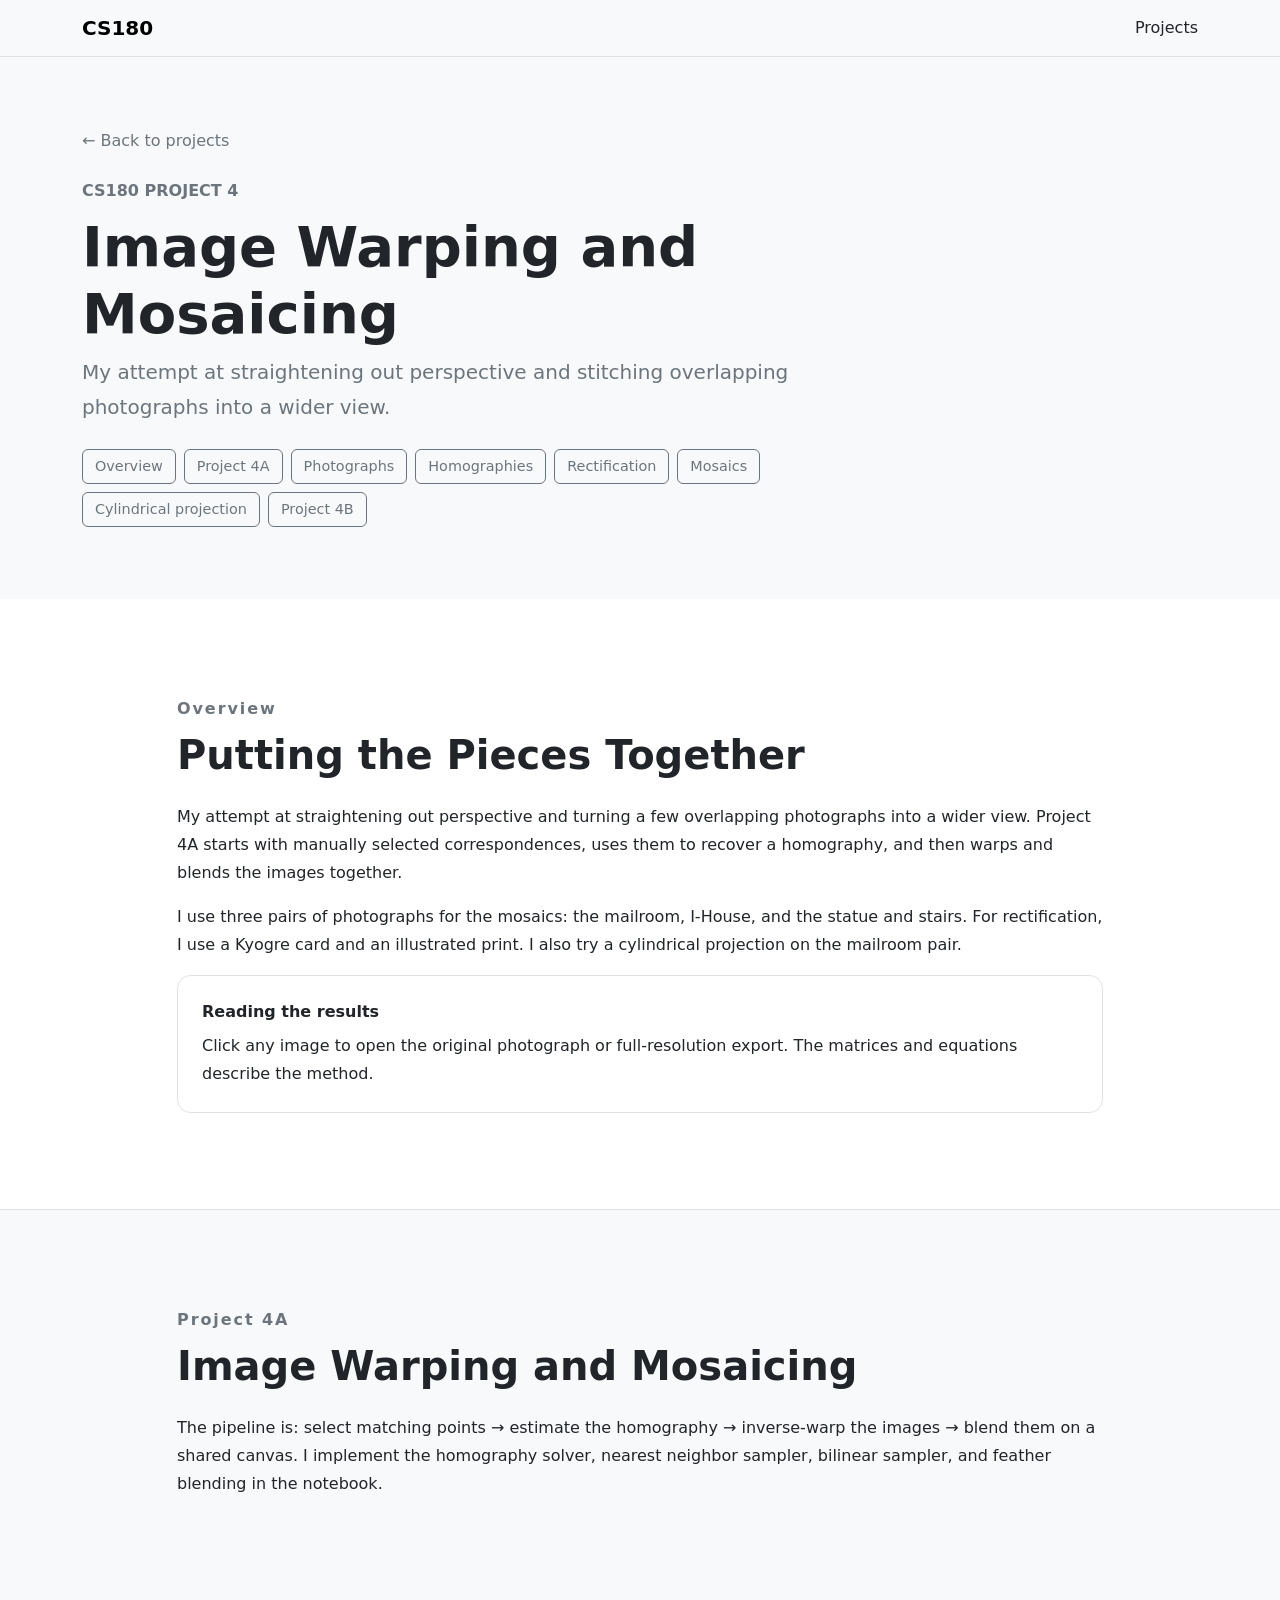
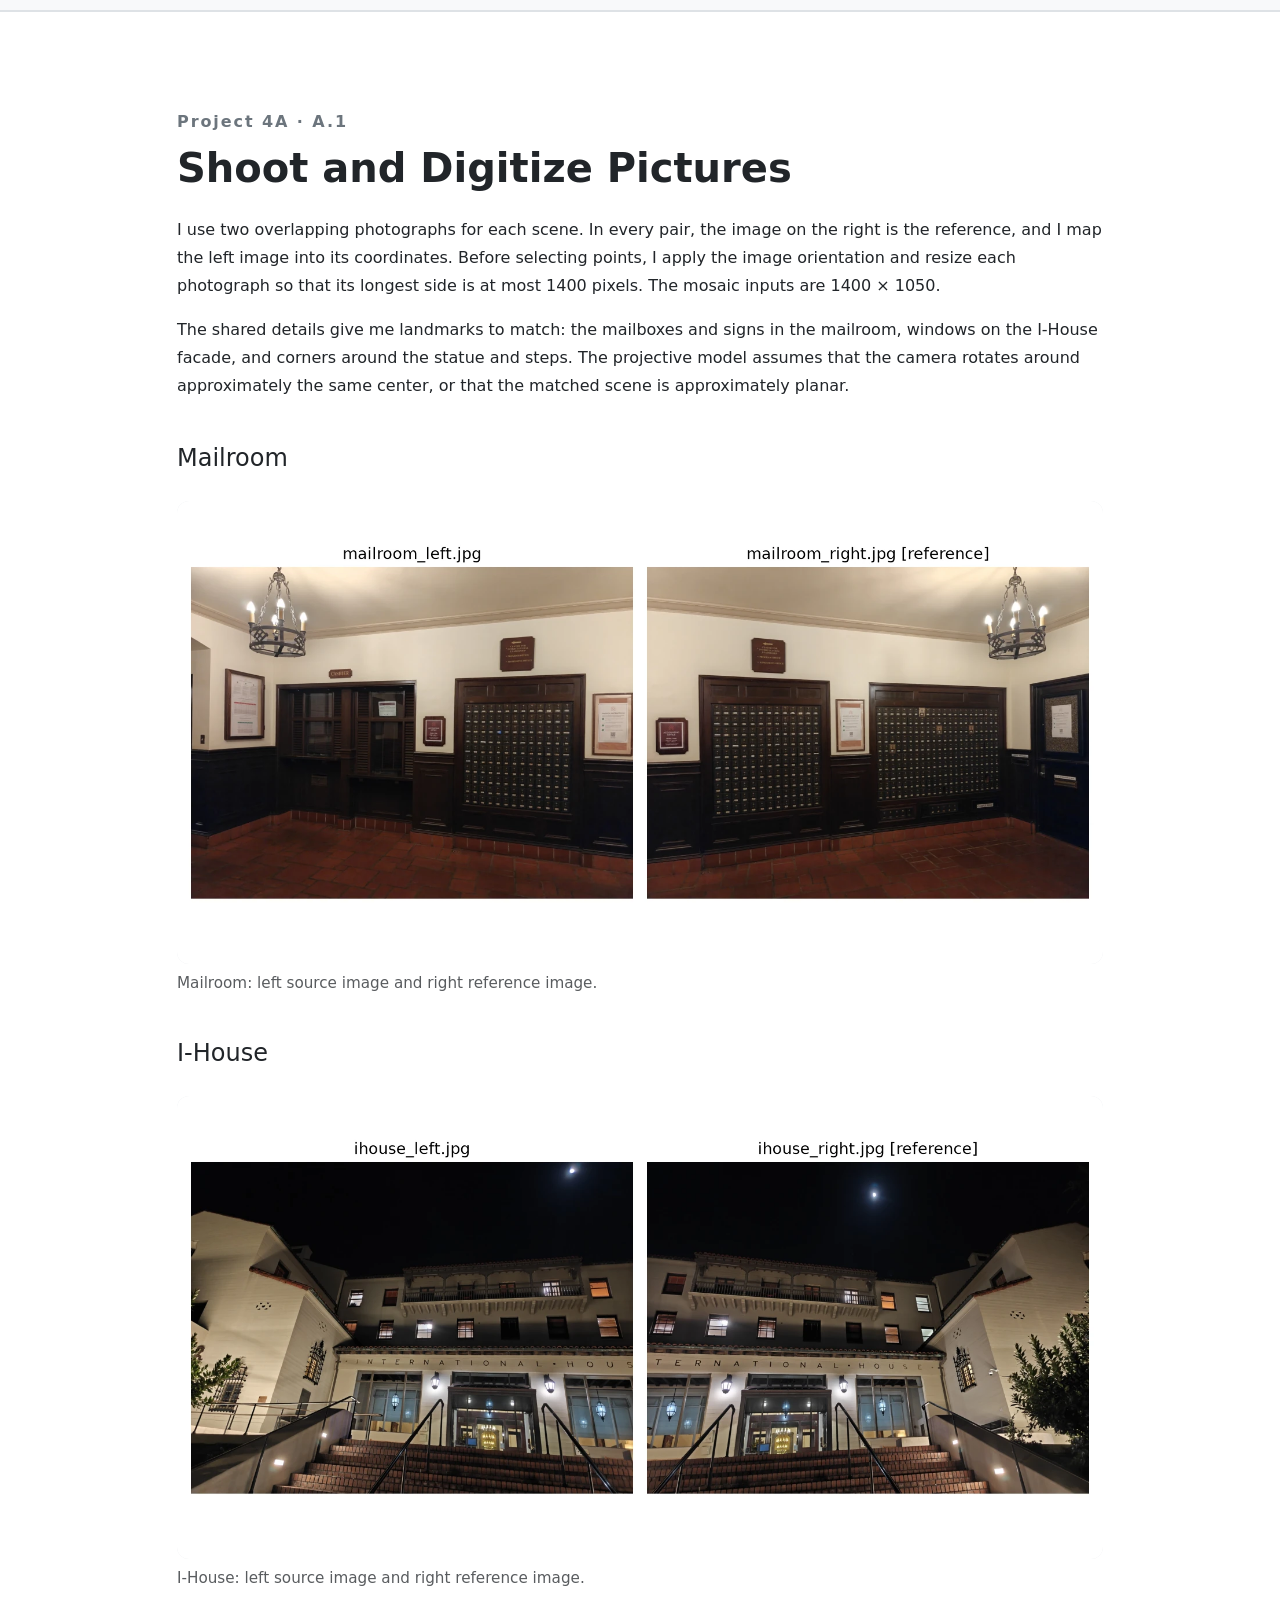
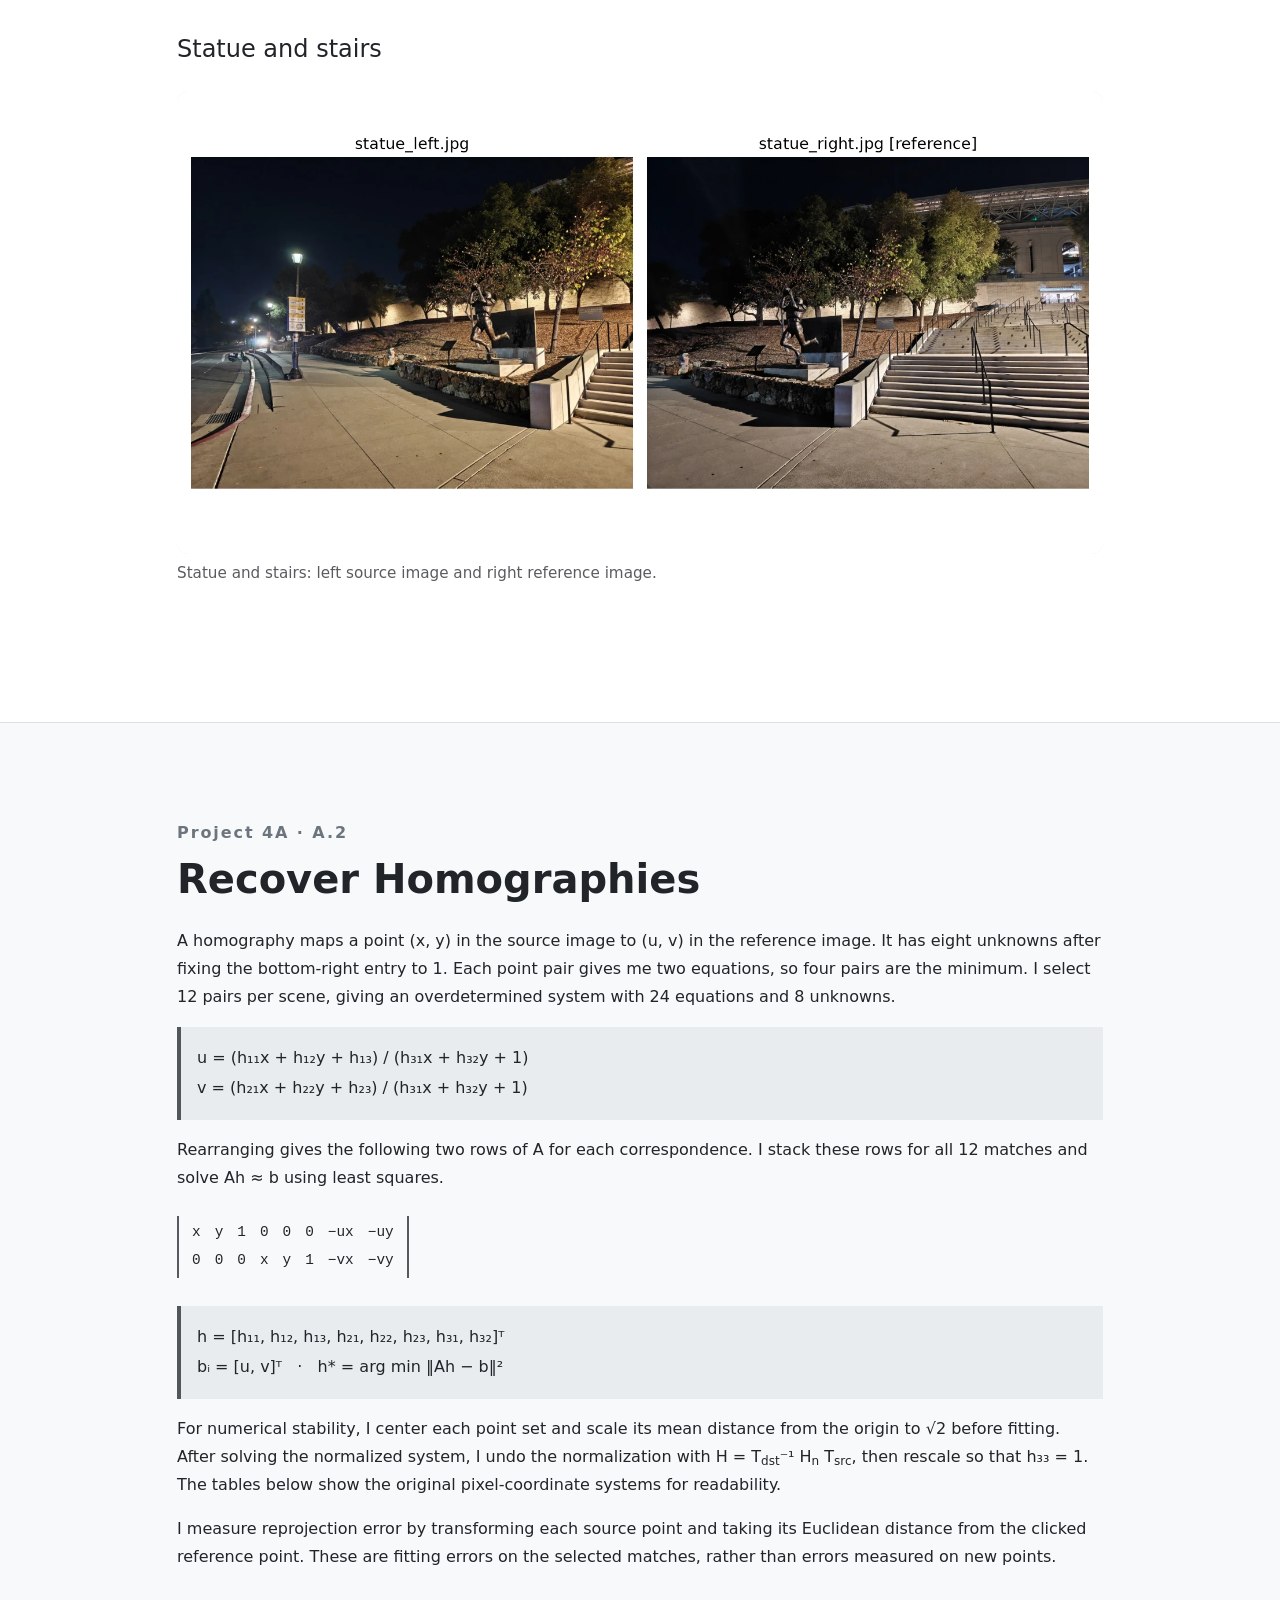
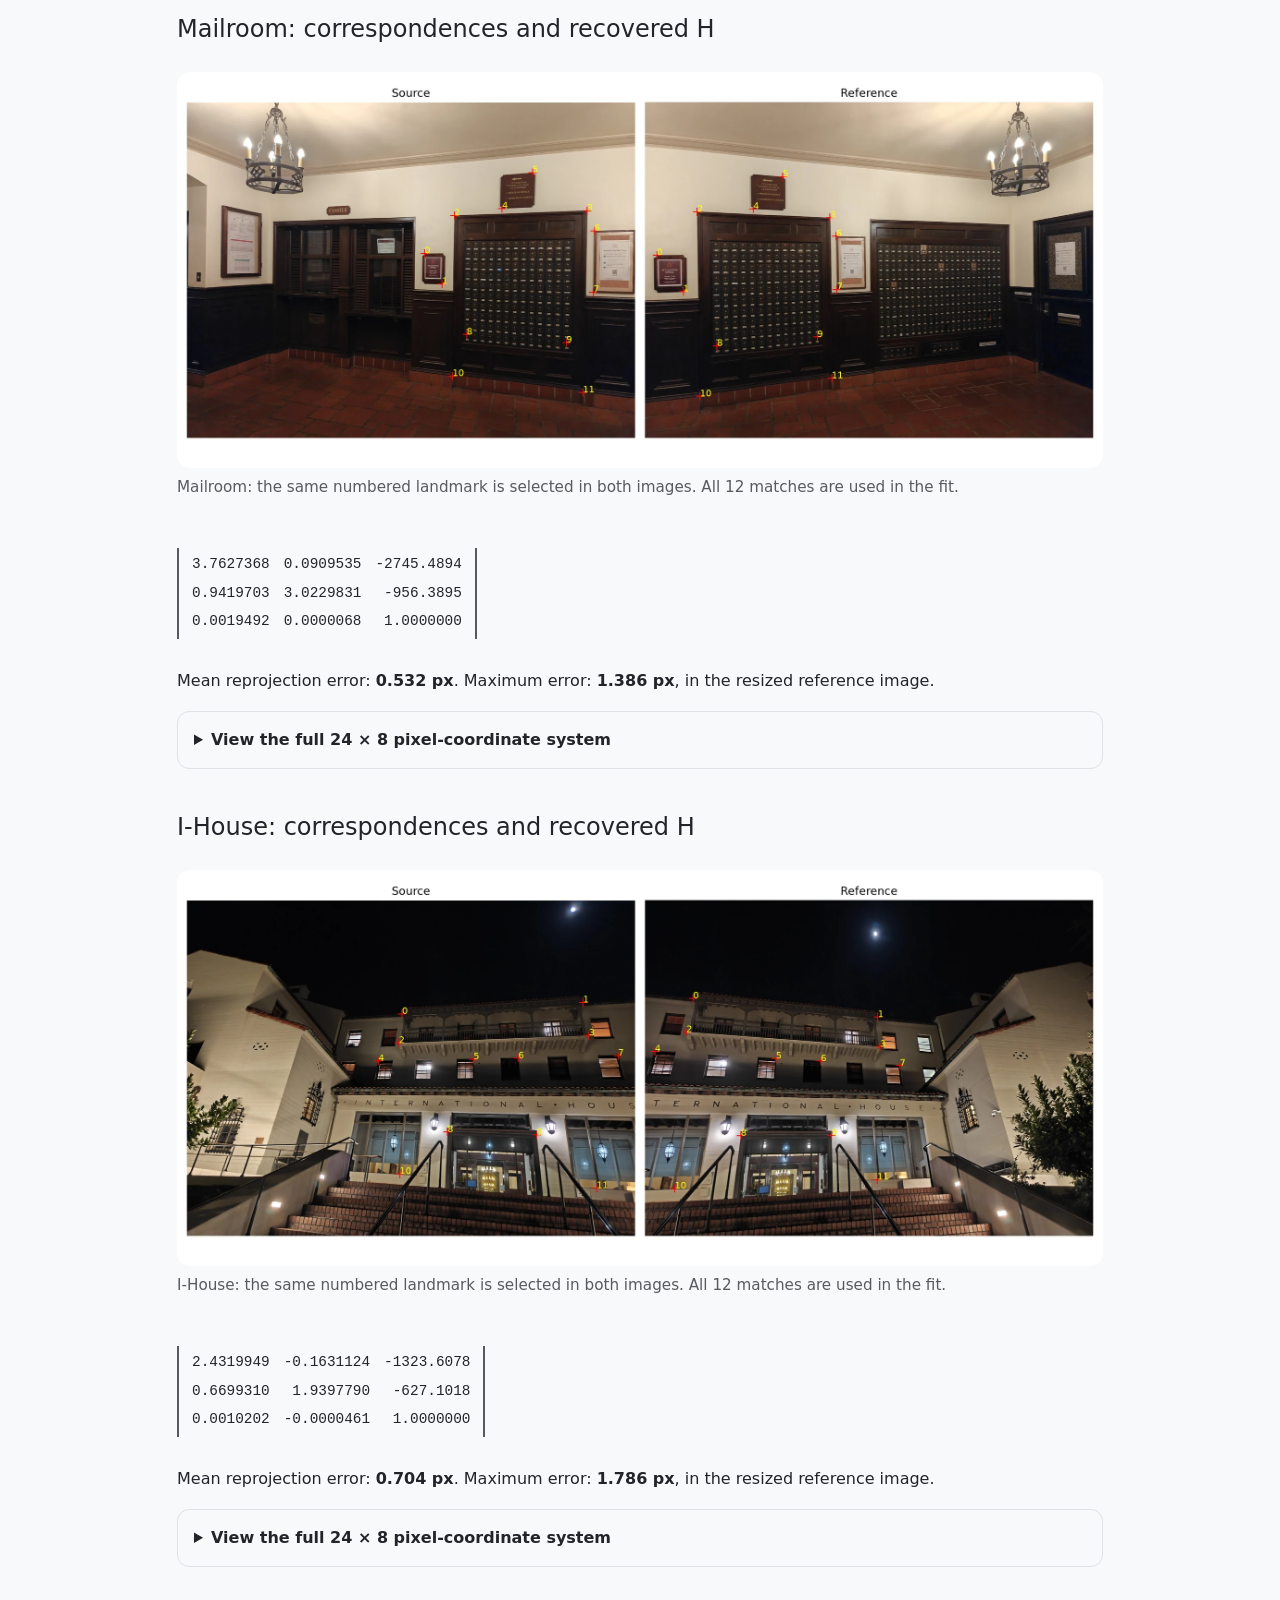
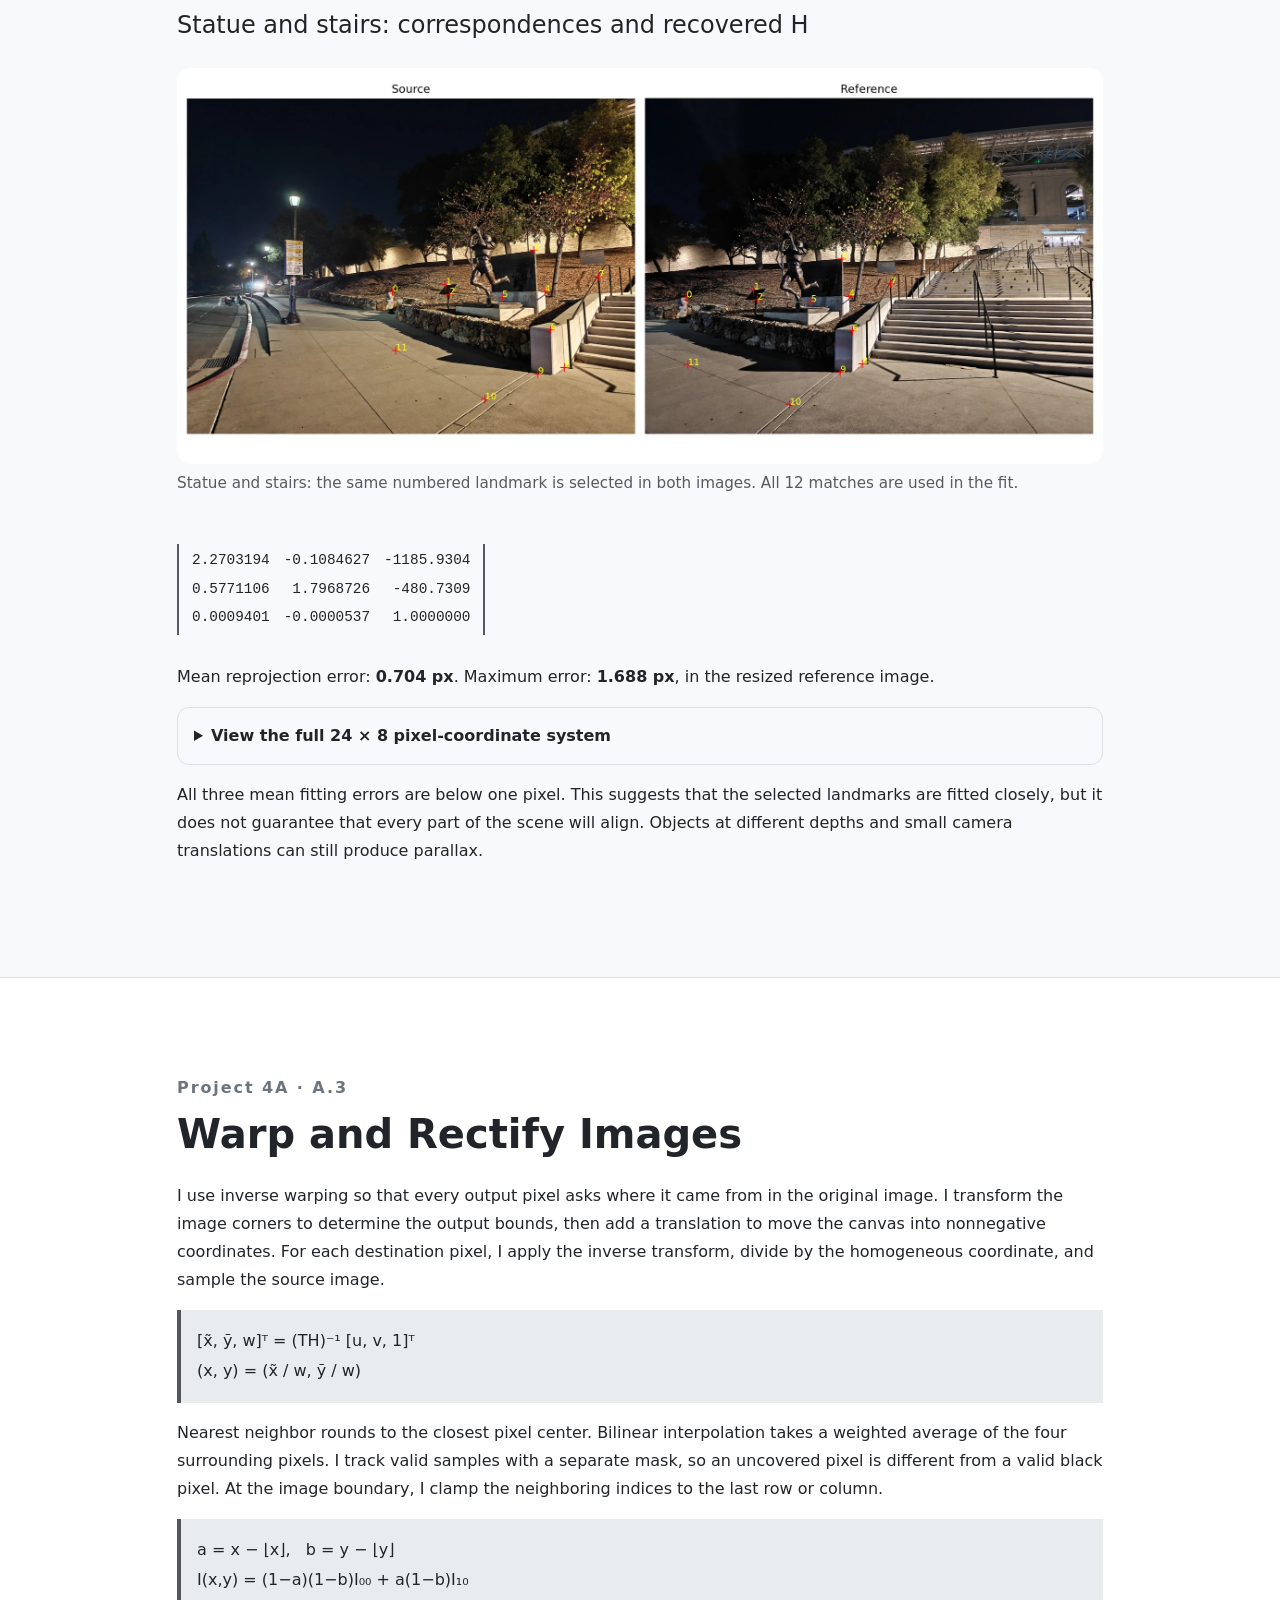
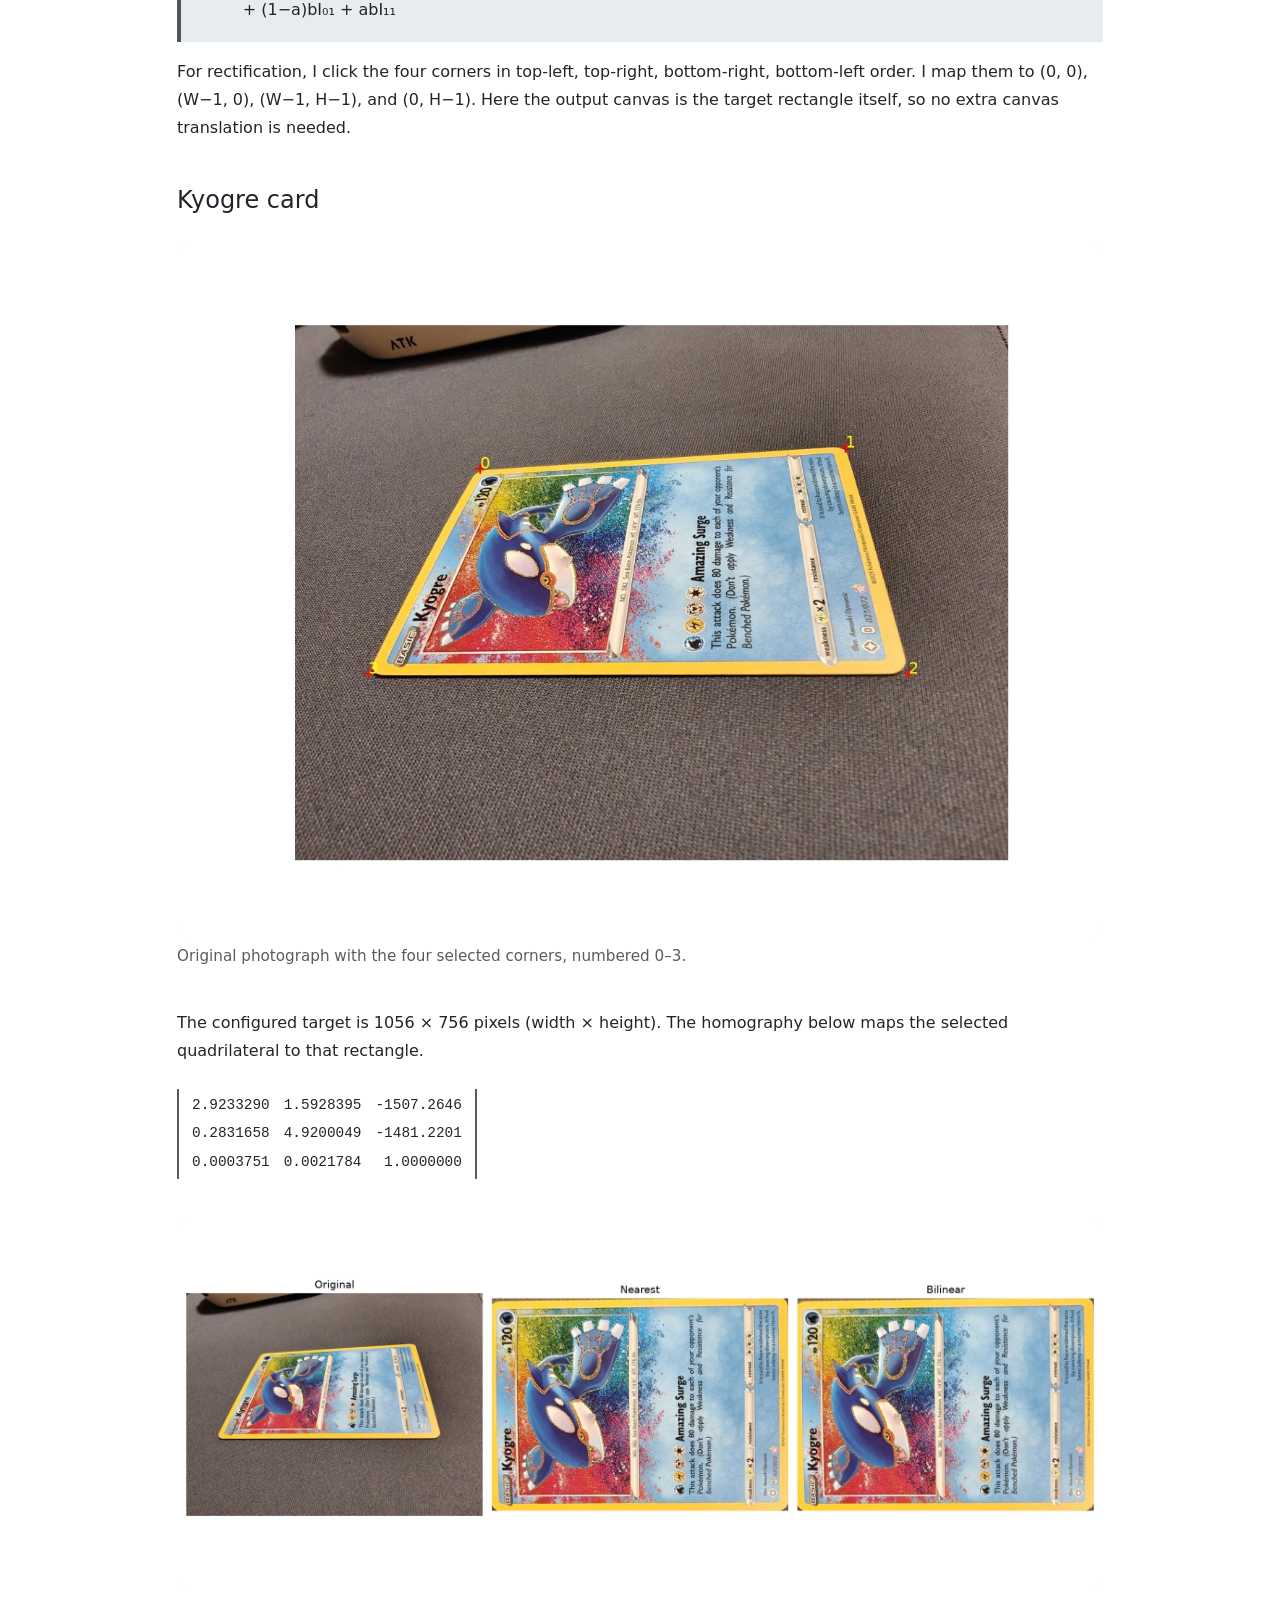
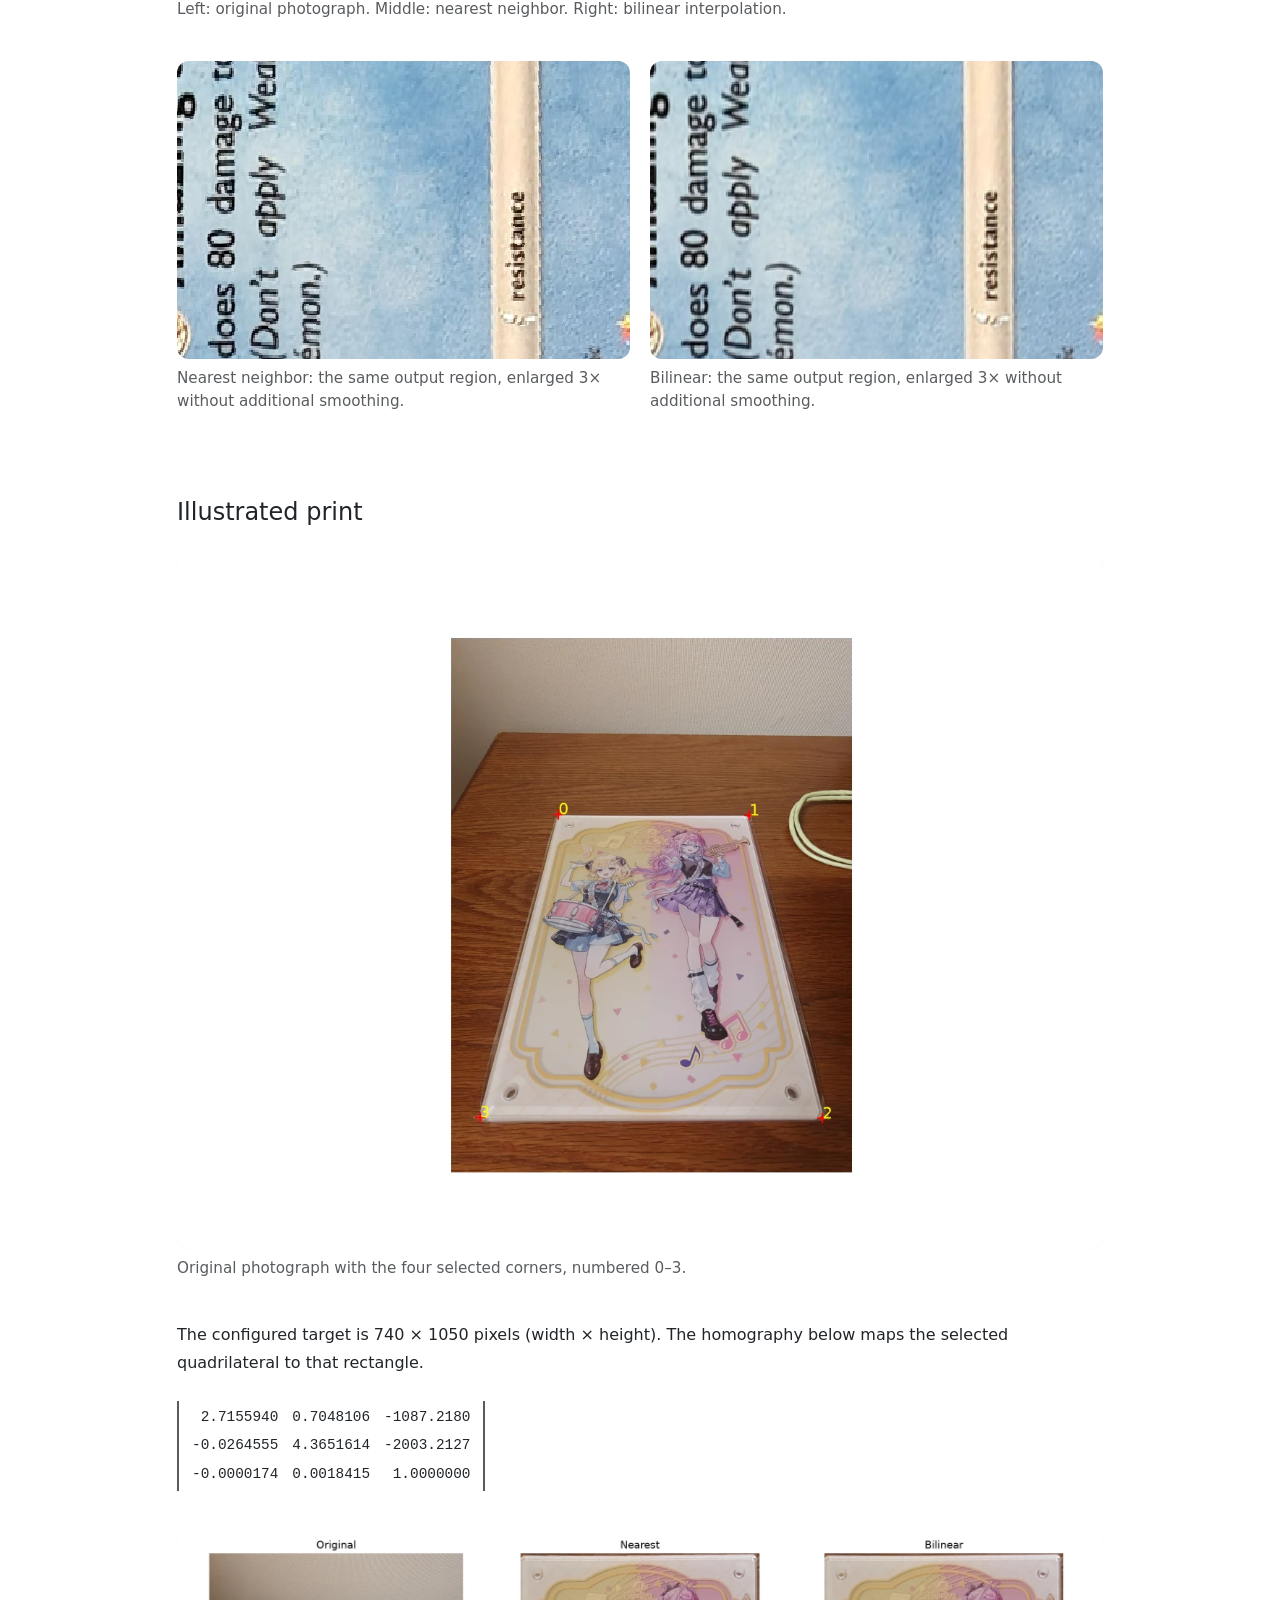
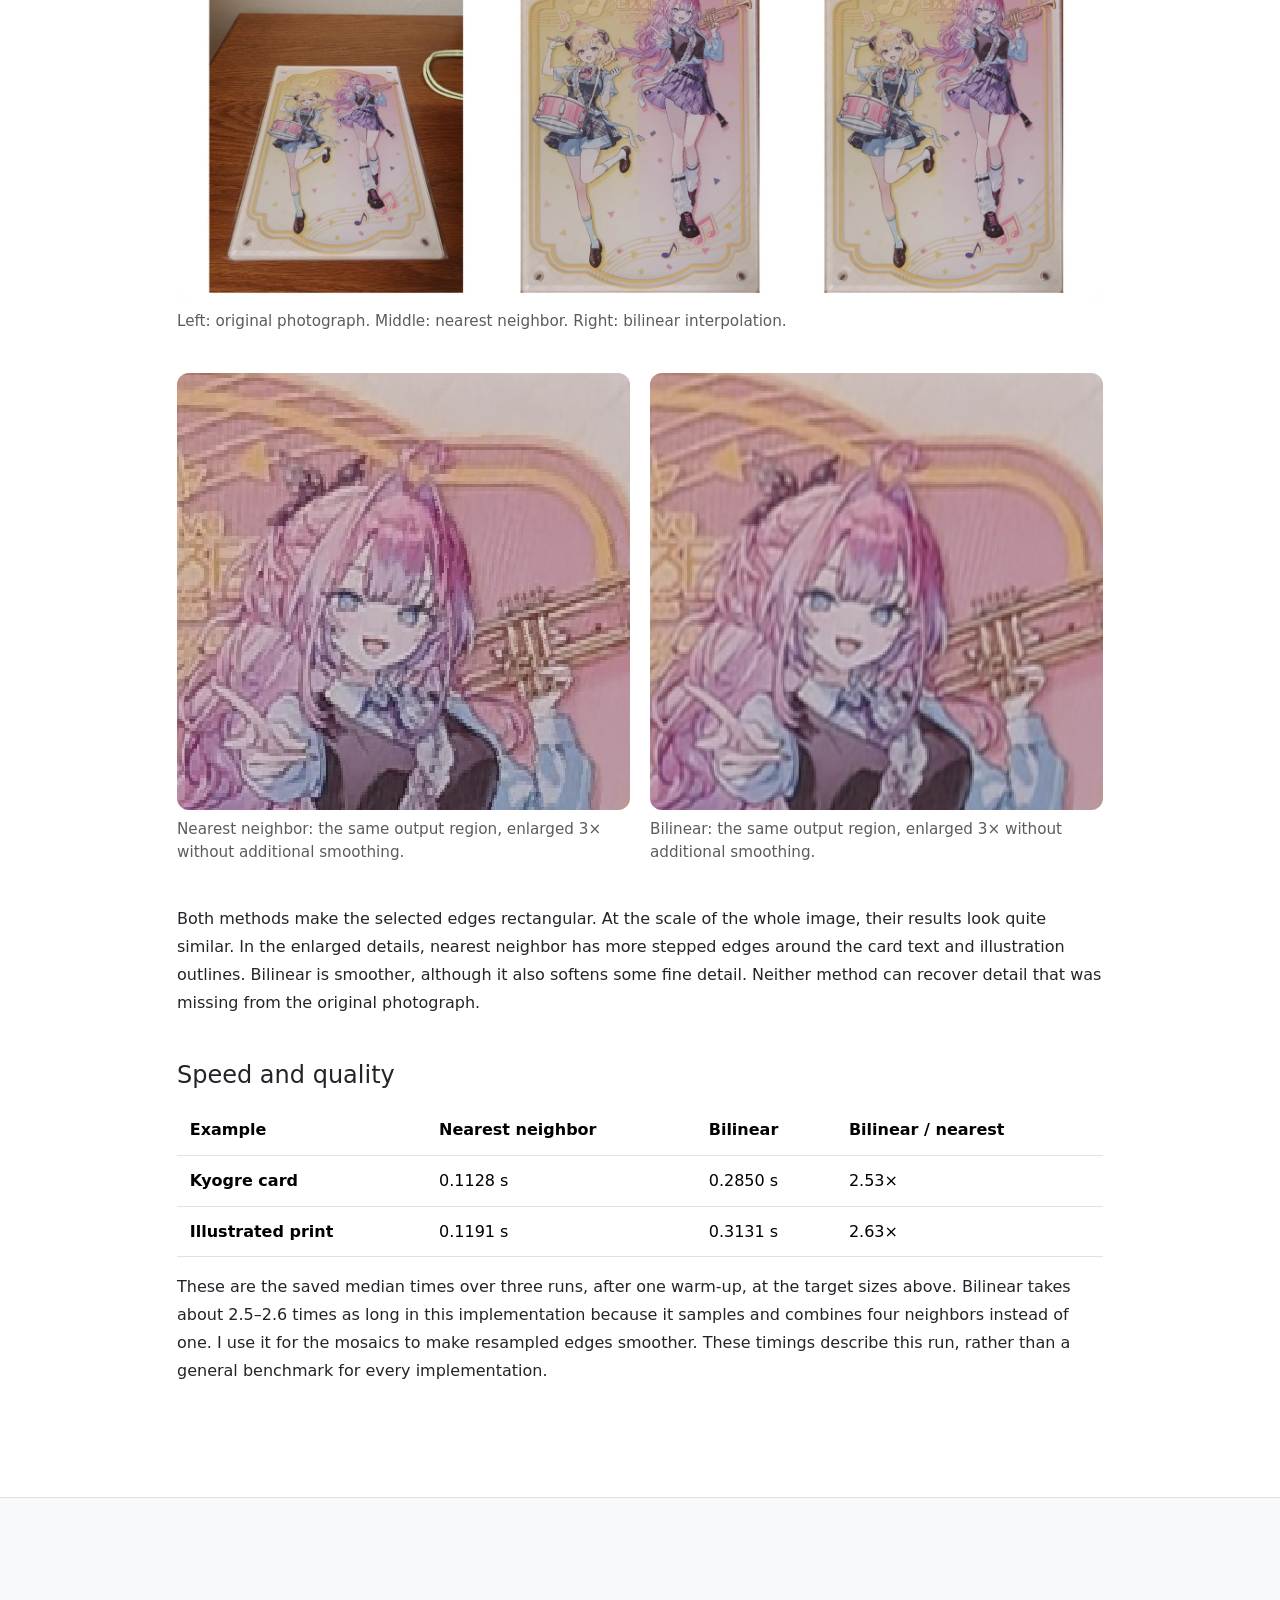
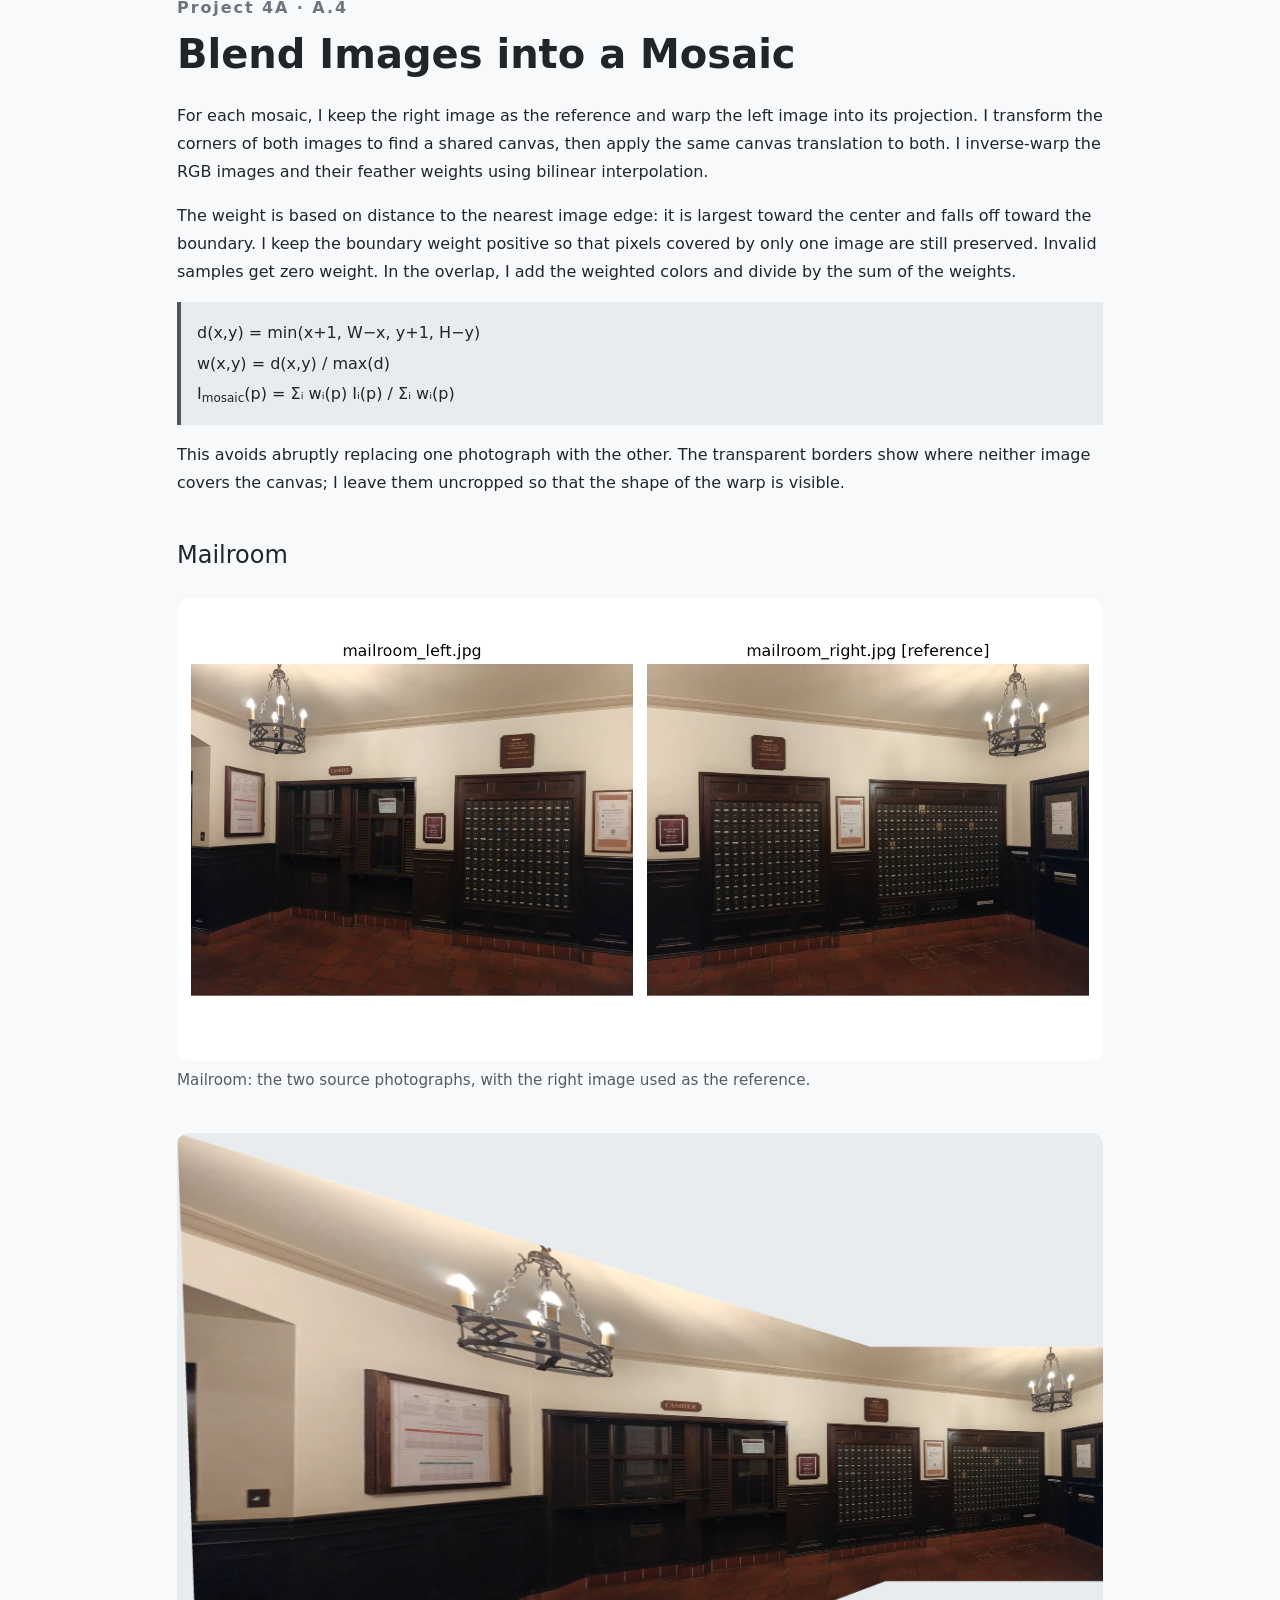
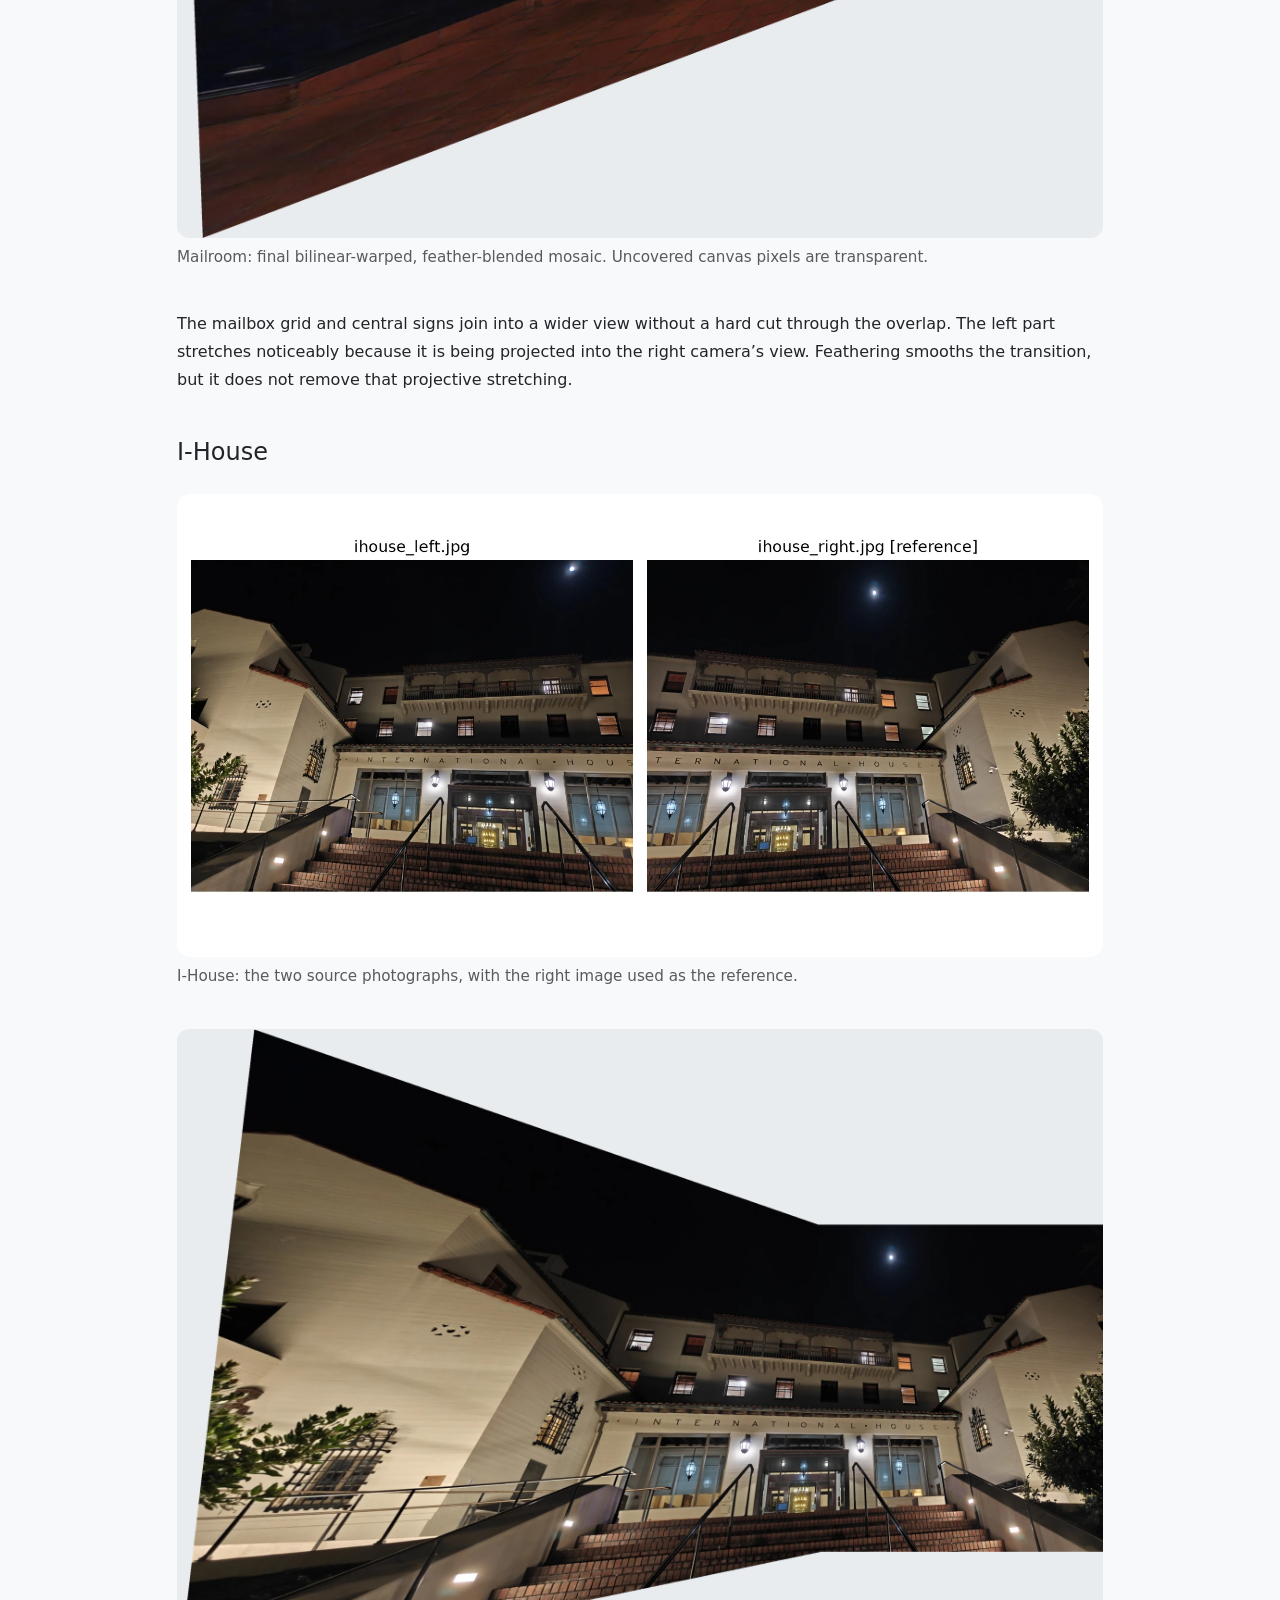
<file: projects/project-4.html>
<!doctype html>
<html lang="en">
  <head>
    <meta charset="utf-8" />
    <meta name="viewport" content="width=device-width, initial-scale=1" />
    <title>CS180 · Project 4 · Image Warping and Mosaicing</title>
    <meta
      name="description"
      content="Kenneth Poh’s CS180 Project 4: homographies, image rectification, feather-blended mosaics, and cylindrical projection."
    />
    <link rel="stylesheet" href="../assets/bootstrap.min.css" />
    <link rel="stylesheet" href="../styles.css" />
    <link rel="stylesheet" href="../assets/project4.css" />
  </head>
  <body class="project4">
    <a class="skip-link" href="#overview">Skip to content</a>
    <nav class="navbar bg-body-tertiary border-bottom sticky-top">
      <div class="container">
        <a class="navbar-brand fw-semibold" href="../index.html">CS180</a
        ><a class="nav-link" href="../index.html#projects">Projects</a>
      </div>
    </nav>
    <main>
      <header class="bg-body-tertiary py-5">
        <div class="container py-4">
          <div class="row">
            <div class="col-lg-9">
              <a
                class="link-secondary text-decoration-none"
                href="../index.html#projects"
                >← Back to projects</a
              >
              <p class="text-uppercase text-secondary fw-semibold mt-4 mb-2">
                CS180 Project 4
              </p>
              <h1 class="display-4 fw-bold">Image Warping and Mosaicing</h1>
              <p class="lead text-secondary project-summary mb-4">
                My attempt at straightening out perspective and stitching
                overlapping photographs into a wider view.
              </p>
              <div
                class="project-jump-links d-flex flex-wrap gap-2"
                aria-label="Jump to a project section"
              >
                <a class="btn btn-outline-secondary" href="#overview"
                  >Overview</a
                ><a class="btn btn-outline-secondary" href="#part-a"
                  >Project 4A</a
                ><a class="btn btn-outline-secondary" href="#a-1">Photographs</a
                ><a class="btn btn-outline-secondary" href="#a-2"
                  >Homographies</a
                ><a class="btn btn-outline-secondary" href="#a-3"
                  >Rectification</a
                ><a class="btn btn-outline-secondary" href="#a-4">Mosaics</a
                ><a class="btn btn-outline-secondary" href="#a-5"
                  >Cylindrical projection</a
                ><a class="btn btn-outline-secondary" href="#part-b"
                  >Project 4B</a
                >
              </div>
            </div>
          </div>
        </div>
      </header>
      <section id="overview" class="project-section section-padding">
        <div class="container">
          <div class="row justify-content-center">
            <div class="col-lg-10">
              <p class="text-secondary fw-semibold mb-2 part-label">Overview</p>
              <h2 class="display-6 fw-bold mb-4">
                Putting the Pieces Together
              </h2>
              <p>
                My attempt at straightening out perspective and turning a few
                overlapping photographs into a wider view. Project 4A starts
                with manually selected correspondences, uses them to recover a
                homography, and then warps and blends the images together.
              </p>
              <p>
                I use three pairs of photographs for the mosaics: the mailroom,
                I-House, and the statue and stairs. For rectification, I use a
                Kyogre card and an illustrated print. I also try a cylindrical
                projection on the mailroom pair.
              </p>
              <div class="method-card">
                <strong>Reading the results</strong>
                <p class="mb-0 mt-2">
                  Click any image to open the original photograph or
                  full-resolution export. The matrices and equations describe
                  the method.
                </p>
              </div>
            </div>
          </div>
        </div>
      </section>
      <section
        id="part-a"
        class="project-section section-padding bg-body-tertiary part-banner"
      >
        <div class="container">
          <div class="row justify-content-center">
            <div class="col-lg-10">
              <p class="text-secondary fw-semibold mb-2 part-label">
                Project 4A
              </p>
              <h2 class="display-6 fw-bold mb-4">
                Image Warping and Mosaicing
              </h2>
              <p>
                The pipeline is: select matching points → estimate the
                homography → inverse-warp the images → blend them on a shared
                canvas. I implement the homography solver, nearest neighbor
                sampler, bilinear sampler, and feather blending in the notebook.
              </p>
            </div>
          </div>
        </div>
      </section>
      <section id="a-1" class="project-section section-padding">
        <div class="container">
          <div class="row justify-content-center">
            <div class="col-lg-10">
              <p class="text-secondary fw-semibold mb-2 part-label">
                Project 4A · A.1
              </p>
              <h2 class="display-6 fw-bold mb-4">
                Shoot and Digitize Pictures
              </h2>
              <p>
                I use two overlapping photographs for each scene. In every pair,
                the image on the right is the reference, and I map the left
                image into its coordinates. Before selecting points, I apply the
                image orientation and resize each photograph so that its longest
                side is at most 1400 pixels. The mosaic inputs are 1400 × 1050.
              </p>
              <p>
                The shared details give me landmarks to match: the mailboxes and
                signs in the mailroom, windows on the I-House facade, and
                corners around the statue and steps. The projective model
                assumes that the camera rotates around approximately the same
                center, or that the matched scene is approximately planar.
              </p>
              <h3 class="h4">Mailroom</h3>
              <figure class="result-figure">
                <a
                  class="image-link"
                  href="../assets/images/project4/part_a/results/scene1_sources.png"
                  target="_blank"
                  rel="noopener"
                >
                  <img
                    class="comparison-frame"
                    src="../assets/images/project4/part_a/display/scene1_sources.webp"
                    width="1600"
                    height="800"
                    alt="Mailroom: left source image and right reference image."
                    loading="lazy"
                    decoding="async"
                /></a>
                <figcaption class="figure-caption mt-2">
                  Mailroom: left source image and right reference image.
                </figcaption>
              </figure>
              <h3 class="h4">I-House</h3>
              <figure class="result-figure">
                <a
                  class="image-link"
                  href="../assets/images/project4/part_a/results/scene2_sources.png"
                  target="_blank"
                  rel="noopener"
                >
                  <img
                    class="comparison-frame"
                    src="../assets/images/project4/part_a/display/scene2_sources.webp"
                    width="1600"
                    height="800"
                    alt="I-House: left source image and right reference image."
                    loading="lazy"
                    decoding="async"
                /></a>
                <figcaption class="figure-caption mt-2">
                  I-House: left source image and right reference image.
                </figcaption>
              </figure>
              <h3 class="h4">Statue and stairs</h3>
              <figure class="result-figure">
                <a
                  class="image-link"
                  href="../assets/images/project4/part_a/results/scene3_sources.png"
                  target="_blank"
                  rel="noopener"
                >
                  <img
                    class="comparison-frame"
                    src="../assets/images/project4/part_a/display/scene3_sources.webp"
                    width="1600"
                    height="800"
                    alt="Statue and stairs: left source image and right reference image."
                    loading="lazy"
                    decoding="async"
                /></a>
                <figcaption class="figure-caption mt-2">
                  Statue and stairs: left source image and right reference
                  image.
                </figcaption>
              </figure>
            </div>
          </div>
        </div>
      </section>
      <section
        id="a-2"
        class="project-section section-padding bg-body-tertiary"
      >
        <div class="container">
          <div class="row justify-content-center">
            <div class="col-lg-10">
              <p class="text-secondary fw-semibold mb-2 part-label">
                Project 4A · A.2
              </p>
              <h2 class="display-6 fw-bold mb-4">Recover Homographies</h2>
              <p>
                A homography maps a point (x, y) in the source image to (u, v)
                in the reference image. It has eight unknowns after fixing the
                bottom-right entry to 1. Each point pair gives me two equations,
                so four pairs are the minimum. I select 12 pairs per scene,
                giving an overdetermined system with 24 equations and 8
                unknowns.
              </p>
              <div
                class="equation"
                aria-label="Projective transformation equations"
              >
                <span class="line"
                  >u = (h₁₁x + h₁₂y + h₁₃) / (h₃₁x + h₃₂y + 1)</span
                ><span class="line"
                  >v = (h₂₁x + h₂₂y + h₂₃) / (h₃₁x + h₃₂y + 1)</span
                >
              </div>
              <p>
                Rearranging gives the following two rows of A for each
                correspondence. I stack these rows for all 12 matches and solve
                Ah ≈ b using least squares.
              </p>
              <div class="math-scroll">
                <table
                  class="matrix"
                  aria-label="Two rows contributed to A by one correspondence"
                >
                  <tbody>
                    <tr>
                      <td>x</td>
                      <td>y</td>
                      <td>1</td>
                      <td>0</td>
                      <td>0</td>
                      <td>0</td>
                      <td>−ux</td>
                      <td>−uy</td>
                    </tr>
                    <tr>
                      <td>0</td>
                      <td>0</td>
                      <td>0</td>
                      <td>x</td>
                      <td>y</td>
                      <td>1</td>
                      <td>−vx</td>
                      <td>−vy</td>
                    </tr>
                  </tbody>
                </table>
              </div>
              <div class="equation">
                <span class="line"
                  >h = [h₁₁, h₁₂, h₁₃, h₂₁, h₂₂, h₂₃, h₃₁, h₃₂]ᵀ</span
                ><span class="line"
                  >bᵢ = [u, v]ᵀ &nbsp; · &nbsp; h* = arg min ‖Ah − b‖²</span
                >
              </div>
              <p>
                For numerical stability, I center each point set and scale its
                mean distance from the origin to √2 before fitting. After
                solving the normalized system, I undo the normalization with H =
                T<sub>dst</sub>⁻¹ H<sub>n</sub> T<sub>src</sub>, then rescale so
                that h₃₃ = 1. The tables below show the original
                pixel-coordinate systems for readability.
              </p>
              <p>
                I measure reprojection error by transforming each source point
                and taking its Euclidean distance from the clicked reference
                point. These are fitting errors on the selected matches, rather
                than errors measured on new points.
              </p>
              <h3 class="h4">Mailroom: correspondences and recovered H</h3>
              <figure class="result-figure">
                <a
                  class="image-link"
                  href="../assets/images/project4/part_a/results/scene1_image0_to_reference_correspondences.png"
                  target="_blank"
                  rel="noopener"
                >
                  <img
                    class="comparison-frame"
                    src="../assets/images/project4/part_a/display/scene1_image0_to_reference_correspondences.webp"
                    width="2000"
                    height="857"
                    alt="Mailroom: the same numbered landmark is selected in both images. All 12 matches are used in the fit."
                    loading="lazy"
                    decoding="async"
                /></a>
                <figcaption class="figure-caption mt-2">
                  Mailroom: the same numbered landmark is selected in both
                  images. All 12 matches are used in the fit.
                </figcaption>
              </figure>
              <div class="math-scroll">
                <table
                  class="matrix"
                  aria-label="Mailroom homography from left source to right reference"
                >
                  <tbody>
                    <tr>
                      <td>3.7627368</td>
                      <td>0.0909535</td>
                      <td>-2745.4894</td>
                    </tr>
                    <tr>
                      <td>0.9419703</td>
                      <td>3.0229831</td>
                      <td>-956.3895</td>
                    </tr>
                    <tr>
                      <td>0.0019492</td>
                      <td>0.0000068</td>
                      <td>1.0000000</td>
                    </tr>
                  </tbody>
                </table>
              </div>
              <p>
                Mean reprojection error: <strong>0.532 px</strong>. Maximum
                error: <strong>1.386 px</strong>, in the resized reference
                image.
              </p>
              <details>
                <summary>View the full 24 × 8 pixel-coordinate system</summary>
                <p class="small text-secondary mt-3">
                  Each pair of rows comes from one match. The last column is b;
                  displayed values are rounded to four decimal places. The
                  fitting itself uses normalized coordinates.
                </p>
                <div
                  class="table-responsive"
                  tabindex="0"
                  role="region"
                  aria-label="scene1 numerical system"
                >
                  <table class="table system-table">
                    <thead>
                      <tr>
                        <th scope="col">Row</th>
                        <th scope="col">h₁₁</th>
                        <th scope="col">h₁₂</th>
                        <th scope="col">h₁₃</th>
                        <th scope="col">h₂₁</th>
                        <th scope="col">h₂₂</th>
                        <th scope="col">h₂₃</th>
                        <th scope="col">h₃₁</th>
                        <th scope="col">h₃₂</th>
                        <th scope="col">b</th>
                      </tr>
                    </thead>
                    <tbody>
                      <tr>
                        <th scope="row">1</th>
                        <td>741.9117</td>
                        <td>472.5913</td>
                        <td>1.0000</td>
                        <td>0.0000</td>
                        <td>0.0000</td>
                        <td>0.0000</td>
                        <td>-27012.5587</td>
                        <td>-17206.7633</td>
                        <td>36.4094</td>
                      </tr>
                      <tr>
                        <th scope="row">2</th>
                        <td>0.0000</td>
                        <td>0.0000</td>
                        <td>0.0000</td>
                        <td>741.9117</td>
                        <td>472.5913</td>
                        <td>1.0000</td>
                        <td>-354497.1639</td>
                        <td>-225811.5882</td>
                        <td>477.8158</td>
                      </tr>
                      <tr>
                        <th scope="row">3</th>
                        <td>795.8855</td>
                        <td>568.0833</td>
                        <td>1.0000</td>
                        <td>0.0000</td>
                        <td>0.0000</td>
                        <td>0.0000</td>
                        <td>-94789.5319</td>
                        <td>-67658.4189</td>
                        <td>119.0995</td>
                      </tr>
                      <tr>
                        <th scope="row">4</th>
                        <td>0.0000</td>
                        <td>0.0000</td>
                        <td>0.0000</td>
                        <td>795.8855</td>
                        <td>568.0833</td>
                        <td>1.0000</td>
                        <td>-470777.9467</td>
                        <td>-336029.6321</td>
                        <td>591.5147</td>
                      </tr>
                      <tr>
                        <th scope="row">5</th>
                        <td>835.0298</td>
                        <td>353.6419</td>
                        <td>1.0000</td>
                        <td>0.0000</td>
                        <td>0.0000</td>
                        <td>0.0000</td>
                        <td>-135951.9416</td>
                        <td>-57576.7519</td>
                        <td>162.8109</td>
                      </tr>
                      <tr>
                        <th scope="row">6</th>
                        <td>0.0000</td>
                        <td>0.0000</td>
                        <td>0.0000</td>
                        <td>835.0298</td>
                        <td>353.6419</td>
                        <td>1.0000</td>
                        <td>-285656.1176</td>
                        <td>-120977.6867</td>
                        <td>342.0909</td>
                      </tr>
                      <tr>
                        <th scope="row">7</th>
                        <td>1249.1184</td>
                        <td>338.1227</td>
                        <td>1.0000</td>
                        <td>0.0000</td>
                        <td>0.0000</td>
                        <td>0.0000</td>
                        <td>-721213.9862</td>
                        <td>-195224.7230</td>
                        <td>577.3784</td>
                      </tr>
                      <tr>
                        <th scope="row">8</th>
                        <td>0.0000</td>
                        <td>0.0000</td>
                        <td>0.0000</td>
                        <td>1249.1184</td>
                        <td>338.1227</td>
                        <td>1.0000</td>
                        <td>-451018.2585</td>
                        <td>-122085.7003</td>
                        <td>361.0693</td>
                      </tr>
                      <tr>
                        <th scope="row">9</th>
                        <td>984.1851</td>
                        <td>331.8644</td>
                        <td>1.0000</td>
                        <td>0.0000</td>
                        <td>0.0000</td>
                        <td>0.0000</td>
                        <td>-332604.4173</td>
                        <td>-112153.2528</td>
                        <td>337.9490</td>
                      </tr>
                      <tr>
                        <th scope="row">10</th>
                        <td>0.0000</td>
                        <td>0.0000</td>
                        <td>0.0000</td>
                        <td>984.1851</td>
                        <td>331.8644</td>
                        <td>1.0000</td>
                        <td>-328085.5255</td>
                        <td>-110629.4954</td>
                        <td>333.3575</td>
                      </tr>
                      <tr>
                        <th scope="row">11</th>
                        <td>1079.1022</td>
                        <td>219.2156</td>
                        <td>1.0000</td>
                        <td>0.0000</td>
                        <td>0.0000</td>
                        <td>0.0000</td>
                        <td>-463962.1224</td>
                        <td>-94252.1860</td>
                        <td>429.9520</td>
                      </tr>
                      <tr>
                        <th scope="row">12</th>
                        <td>0.0000</td>
                        <td>0.0000</td>
                        <td>0.0000</td>
                        <td>1079.1022</td>
                        <td>219.2156</td>
                        <td>1.0000</td>
                        <td>-250877.0364</td>
                        <td>-50964.7403</td>
                        <td>232.4868</td>
                      </tr>
                      <tr>
                        <th scope="row">13</th>
                        <td>1272.2866</td>
                        <td>401.7484</td>
                        <td>1.0000</td>
                        <td>0.0000</td>
                        <td>0.0000</td>
                        <td>0.0000</td>
                        <td>-759152.4318</td>
                        <td>-239716.6180</td>
                        <td>596.6835</td>
                      </tr>
                      <tr>
                        <th scope="row">14</th>
                        <td>0.0000</td>
                        <td>0.0000</td>
                        <td>0.0000</td>
                        <td>1272.2866</td>
                        <td>401.7484</td>
                        <td>1.0000</td>
                        <td>-532816.9022</td>
                        <td>-168246.9296</td>
                        <td>418.7868</td>
                      </tr>
                      <tr>
                        <th scope="row">15</th>
                        <td>1269.1575</td>
                        <td>593.6685</td>
                        <td>1.0000</td>
                        <td>0.0000</td>
                        <td>0.0000</td>
                        <td>0.0000</td>
                        <td>-760543.0819</td>
                        <td>-355756.0757</td>
                        <td>599.2504</td>
                      </tr>
                      <tr>
                        <th scope="row">16</th>
                        <td>0.0000</td>
                        <td>0.0000</td>
                        <td>0.0000</td>
                        <td>1269.1575</td>
                        <td>593.6685</td>
                        <td>1.0000</td>
                        <td>-742174.4380</td>
                        <td>-347163.8514</td>
                        <td>584.7773</td>
                      </tr>
                      <tr>
                        <th scope="row">17</th>
                        <td>873.7176</td>
                        <td>726.5654</td>
                        <td>1.0000</td>
                        <td>0.0000</td>
                        <td>0.0000</td>
                        <td>0.0000</td>
                        <td>-196271.9839</td>
                        <td>-163215.6919</td>
                        <td>224.6401</td>
                      </tr>
                      <tr>
                        <th scope="row">18</th>
                        <td>0.0000</td>
                        <td>0.0000</td>
                        <td>0.0000</td>
                        <td>873.7176</td>
                        <td>726.5654</td>
                        <td>1.0000</td>
                        <td>-665565.2533</td>
                        <td>-553470.1955</td>
                        <td>761.7624</td>
                      </tr>
                      <tr>
                        <th scope="row">19</th>
                        <td>1184.6850</td>
                        <td>751.5336</td>
                        <td>1.0000</td>
                        <td>0.0000</td>
                        <td>0.0000</td>
                        <td>0.0000</td>
                        <td>-636868.7604</td>
                        <td>-404013.0744</td>
                        <td>537.5849</td>
                      </tr>
                      <tr>
                        <th scope="row">20</th>
                        <td>0.0000</td>
                        <td>0.0000</td>
                        <td>0.0000</td>
                        <td>1184.6850</td>
                        <td>751.5336</td>
                        <td>1.0000</td>
                        <td>-869907.0104</td>
                        <td>-551846.5146</td>
                        <td>734.2939</td>
                      </tr>
                      <tr>
                        <th scope="row">21</th>
                        <td>829.2194</td>
                        <td>856.2016</td>
                        <td>1.0000</td>
                        <td>0.0000</td>
                        <td>0.0000</td>
                        <td>0.0000</td>
                        <td>-142094.2948</td>
                        <td>-146717.9416</td>
                        <td>171.3591</td>
                      </tr>
                      <tr>
                        <th scope="row">22</th>
                        <td>0.0000</td>
                        <td>0.0000</td>
                        <td>0.0000</td>
                        <td>829.2194</td>
                        <td>856.2016</td>
                        <td>1.0000</td>
                        <td>-763075.4515</td>
                        <td>-787905.3815</td>
                        <td>920.2335</td>
                      </tr>
                      <tr>
                        <th scope="row">23</th>
                        <td>1236.7105</td>
                        <td>907.6688</td>
                        <td>1.0000</td>
                        <td>0.0000</td>
                        <td>0.0000</td>
                        <td>0.0000</td>
                        <td>-720627.7731</td>
                        <td>-528896.1198</td>
                        <td>582.6972</td>
                      </tr>
                      <tr>
                        <th scope="row">24</th>
                        <td>0.0000</td>
                        <td>0.0000</td>
                        <td>0.0000</td>
                        <td>1236.7105</td>
                        <td>907.6688</td>
                        <td>1.0000</td>
                        <td>-1067827.9450</td>
                        <td>-783719.5259</td>
                        <td>863.4421</td>
                      </tr>
                    </tbody>
                  </table>
                </div>
              </details>
              <h3 class="h4">I-House: correspondences and recovered H</h3>
              <figure class="result-figure">
                <a
                  class="image-link"
                  href="../assets/images/project4/part_a/results/scene2_image0_to_reference_correspondences.png"
                  target="_blank"
                  rel="noopener"
                >
                  <img
                    class="comparison-frame"
                    src="../assets/images/project4/part_a/display/scene2_image0_to_reference_correspondences.webp"
                    width="2000"
                    height="857"
                    alt="I-House: the same numbered landmark is selected in both images. All 12 matches are used in the fit."
                    loading="lazy"
                    decoding="async"
                /></a>
                <figcaption class="figure-caption mt-2">
                  I-House: the same numbered landmark is selected in both
                  images. All 12 matches are used in the fit.
                </figcaption>
              </figure>
              <div class="math-scroll">
                <table
                  class="matrix"
                  aria-label="I-House homography from left source to right reference"
                >
                  <tbody>
                    <tr>
                      <td>2.4319949</td>
                      <td>-0.1631124</td>
                      <td>-1323.6078</td>
                    </tr>
                    <tr>
                      <td>0.6699310</td>
                      <td>1.9397790</td>
                      <td>-627.1018</td>
                    </tr>
                    <tr>
                      <td>0.0010202</td>
                      <td>-0.0000461</td>
                      <td>1.0000000</td>
                    </tr>
                  </tbody>
                </table>
              </div>
              <p>
                Mean reprojection error: <strong>0.704 px</strong>. Maximum
                error: <strong>1.786 px</strong>, in the resized reference
                image.
              </p>
              <details>
                <summary>View the full 24 × 8 pixel-coordinate system</summary>
                <p class="small text-secondary mt-3">
                  Each pair of rows comes from one match. The last column is b;
                  displayed values are rounded to four decimal places. The
                  fitting itself uses normalized coordinates.
                </p>
                <div
                  class="table-responsive"
                  tabindex="0"
                  role="region"
                  aria-label="scene2 numerical system"
                >
                  <table class="table system-table">
                    <thead>
                      <tr>
                        <th scope="col">Row</th>
                        <th scope="col">h₁₁</th>
                        <th scope="col">h₁₂</th>
                        <th scope="col">h₁₃</th>
                        <th scope="col">h₂₁</th>
                        <th scope="col">h₂₂</th>
                        <th scope="col">h₂₃</th>
                        <th scope="col">h₃₁</th>
                        <th scope="col">h₃₂</th>
                        <th scope="col">b</th>
                      </tr>
                    </thead>
                    <tbody>
                      <tr>
                        <th scope="row">1</th>
                        <td>671.3616</td>
                        <td>354.8029</td>
                        <td>1.0000</td>
                        <td>0.0000</td>
                        <td>0.0000</td>
                        <td>0.0000</td>
                        <td>-100539.0528</td>
                        <td>-53133.1323</td>
                        <td>149.7539</td>
                      </tr>
                      <tr>
                        <th scope="row">2</th>
                        <td>0.0000</td>
                        <td>0.0000</td>
                        <td>0.0000</td>
                        <td>671.3616</td>
                        <td>354.8029</td>
                        <td>1.0000</td>
                        <td>-205764.6480</td>
                        <td>-108743.0204</td>
                        <td>306.4885</td>
                      </tr>
                      <tr>
                        <th scope="row">3</th>
                        <td>1237.2010</td>
                        <td>318.8994</td>
                        <td>1.0000</td>
                        <td>0.0000</td>
                        <td>0.0000</td>
                        <td>0.0000</td>
                        <td>-899429.1015</td>
                        <td>-231835.7354</td>
                        <td>726.9870</td>
                      </tr>
                      <tr>
                        <th scope="row">4</th>
                        <td>0.0000</td>
                        <td>0.0000</td>
                        <td>0.0000</td>
                        <td>1237.2010</td>
                        <td>318.8994</td>
                        <td>1.0000</td>
                        <td>-451353.5975</td>
                        <td>-116340.3463</td>
                        <td>364.8183</td>
                      </tr>
                      <tr>
                        <th scope="row">5</th>
                        <td>661.6417</td>
                        <td>446.1766</td>
                        <td>1.0000</td>
                        <td>0.0000</td>
                        <td>0.0000</td>
                        <td>0.0000</td>
                        <td>-85261.7304</td>
                        <td>-57496.0599</td>
                        <td>128.8639</td>
                      </tr>
                      <tr>
                        <th scope="row">6</th>
                        <td>0.0000</td>
                        <td>0.0000</td>
                        <td>0.0000</td>
                        <td>661.6417</td>
                        <td>446.1766</td>
                        <td>1.0000</td>
                        <td>-272661.8388</td>
                        <td>-183868.9098</td>
                        <td>412.0990</td>
                      </tr>
                      <tr>
                        <th scope="row">7</th>
                        <td>1255.2679</td>
                        <td>422.6068</td>
                        <td>1.0000</td>
                        <td>0.0000</td>
                        <td>0.0000</td>
                        <td>0.0000</td>
                        <td>-920578.7698</td>
                        <td>-309928.1199</td>
                        <td>733.3723</td>
                      </tr>
                      <tr>
                        <th scope="row">8</th>
                        <td>0.0000</td>
                        <td>0.0000</td>
                        <td>0.0000</td>
                        <td>1255.2679</td>
                        <td>422.6068</td>
                        <td>1.0000</td>
                        <td>-574589.2249</td>
                        <td>-193444.9979</td>
                        <td>457.7423</td>
                      </tr>
                      <tr>
                        <th scope="row">9</th>
                        <td>597.8294</td>
                        <td>502.6724</td>
                        <td>1.0000</td>
                        <td>0.0000</td>
                        <td>0.0000</td>
                        <td>0.0000</td>
                        <td>-18023.6458</td>
                        <td>-15154.8069</td>
                        <td>30.1485</td>
                      </tr>
                      <tr>
                        <th scope="row">10</th>
                        <td>0.0000</td>
                        <td>0.0000</td>
                        <td>0.0000</td>
                        <td>597.8294</td>
                        <td>502.6724</td>
                        <td>1.0000</td>
                        <td>-282560.9737</td>
                        <td>-237585.5050</td>
                        <td>472.6449</td>
                      </tr>
                      <tr>
                        <th scope="row">11</th>
                        <td>894.8042</td>
                        <td>496.8718</td>
                        <td>1.0000</td>
                        <td>0.0000</td>
                        <td>0.0000</td>
                        <td>0.0000</td>
                        <td>-365534.6247</td>
                        <td>-202976.0982</td>
                        <td>408.5080</td>
                      </tr>
                      <tr>
                        <th scope="row">12</th>
                        <td>0.0000</td>
                        <td>0.0000</td>
                        <td>0.0000</td>
                        <td>894.8042</td>
                        <td>496.8718</td>
                        <td>1.0000</td>
                        <td>-443001.7235</td>
                        <td>-245992.4594</td>
                        <td>495.0823</td>
                      </tr>
                      <tr>
                        <th scope="row">13</th>
                        <td>1034.5721</td>
                        <td>493.7280</td>
                        <td>1.0000</td>
                        <td>0.0000</td>
                        <td>0.0000</td>
                        <td>0.0000</td>
                        <td>-567576.9515</td>
                        <td>-270864.2652</td>
                        <td>548.6103</td>
                      </tr>
                      <tr>
                        <th scope="row">14</th>
                        <td>0.0000</td>
                        <td>0.0000</td>
                        <td>0.0000</td>
                        <td>1034.5721</td>
                        <td>493.7280</td>
                        <td>1.0000</td>
                        <td>-520201.1930</td>
                        <td>-248255.1723</td>
                        <td>502.8177</td>
                      </tr>
                      <tr>
                        <th scope="row">15</th>
                        <td>1346.2683</td>
                        <td>485.6536</td>
                        <td>1.0000</td>
                        <td>0.0000</td>
                        <td>0.0000</td>
                        <td>0.0000</td>
                        <td>-1071155.6774</td>
                        <td>-386409.2836</td>
                        <td>795.6480</td>
                      </tr>
                      <tr>
                        <th scope="row">16</th>
                        <td>0.0000</td>
                        <td>0.0000</td>
                        <td>0.0000</td>
                        <td>1346.2683</td>
                        <td>485.6536</td>
                        <td>1.0000</td>
                        <td>-696133.4543</td>
                        <td>-251123.5622</td>
                        <td>517.0837</td>
                      </tr>
                      <tr>
                        <th scope="row">17</th>
                        <td>813.6120</td>
                        <td>724.6993</td>
                        <td>1.0000</td>
                        <td>0.0000</td>
                        <td>0.0000</td>
                        <td>0.0000</td>
                        <td>-243119.6150</td>
                        <td>-216551.1378</td>
                        <td>298.8152</td>
                      </tr>
                      <tr>
                        <th scope="row">18</th>
                        <td>0.0000</td>
                        <td>0.0000</td>
                        <td>0.0000</td>
                        <td>813.6120</td>
                        <td>724.6993</td>
                        <td>1.0000</td>
                        <td>-599024.6747</td>
                        <td>-533562.3573</td>
                        <td>736.2534</td>
                      </tr>
                      <tr>
                        <th scope="row">19</th>
                        <td>1091.7964</td>
                        <td>734.2839</td>
                        <td>1.0000</td>
                        <td>0.0000</td>
                        <td>0.0000</td>
                        <td>0.0000</td>
                        <td>-636095.9016</td>
                        <td>-427804.0915</td>
                        <td>582.6140</td>
                      </tr>
                      <tr>
                        <th scope="row">20</th>
                        <td>0.0000</td>
                        <td>0.0000</td>
                        <td>0.0000</td>
                        <td>1091.7964</td>
                        <td>734.2839</td>
                        <td>1.0000</td>
                        <td>-802790.2604</td>
                        <td>-539913.8041</td>
                        <td>735.2930</td>
                      </tr>
                      <tr>
                        <th scope="row">21</th>
                        <td>664.1466</td>
                        <td>856.1433</td>
                        <td>1.0000</td>
                        <td>0.0000</td>
                        <td>0.0000</td>
                        <td>0.0000</td>
                        <td>-61501.3348</td>
                        <td>-79280.6168</td>
                        <td>92.6020</td>
                      </tr>
                      <tr>
                        <th scope="row">22</th>
                        <td>0.0000</td>
                        <td>0.0000</td>
                        <td>0.0000</td>
                        <td>664.1466</td>
                        <td>856.1433</td>
                        <td>1.0000</td>
                        <td>-599021.2946</td>
                        <td>-772191.0086</td>
                        <td>901.9414</td>
                      </tr>
                      <tr>
                        <th scope="row">23</th>
                        <td>1279.3852</td>
                        <td>900.6544</td>
                        <td>1.0000</td>
                        <td>0.0000</td>
                        <td>0.0000</td>
                        <td>0.0000</td>
                        <td>-927261.3153</td>
                        <td>-652768.2484</td>
                        <td>724.7710</td>
                      </tr>
                      <tr>
                        <th scope="row">24</th>
                        <td>0.0000</td>
                        <td>0.0000</td>
                        <td>0.0000</td>
                        <td>1279.3852</td>
                        <td>900.6544</td>
                        <td>1.0000</td>
                        <td>-1118066.6499</td>
                        <td>-787090.3235</td>
                        <td>873.9093</td>
                      </tr>
                    </tbody>
                  </table>
                </div>
              </details>
              <h3 class="h4">
                Statue and stairs: correspondences and recovered H
              </h3>
              <figure class="result-figure">
                <a
                  class="image-link"
                  href="../assets/images/project4/part_a/results/scene3_image0_to_reference_correspondences.png"
                  target="_blank"
                  rel="noopener"
                >
                  <img
                    class="comparison-frame"
                    src="../assets/images/project4/part_a/display/scene3_image0_to_reference_correspondences.webp"
                    width="2000"
                    height="857"
                    alt="Statue and stairs: the same numbered landmark is selected in both images. All 12 matches are used in the fit."
                    loading="lazy"
                    decoding="async"
                /></a>
                <figcaption class="figure-caption mt-2">
                  Statue and stairs: the same numbered landmark is selected in
                  both images. All 12 matches are used in the fit.
                </figcaption>
              </figure>
              <div class="math-scroll">
                <table
                  class="matrix"
                  aria-label="Statue and stairs homography from left source to right reference"
                >
                  <tbody>
                    <tr>
                      <td>2.2703194</td>
                      <td>-0.1084627</td>
                      <td>-1185.9304</td>
                    </tr>
                    <tr>
                      <td>0.5771106</td>
                      <td>1.7968726</td>
                      <td>-480.7309</td>
                    </tr>
                    <tr>
                      <td>0.0009401</td>
                      <td>-0.0000537</td>
                      <td>1.0000000</td>
                    </tr>
                  </tbody>
                </table>
              </div>
              <p>
                Mean reprojection error: <strong>0.704 px</strong>. Maximum
                error: <strong>1.688 px</strong>, in the resized reference
                image.
              </p>
              <details>
                <summary>View the full 24 × 8 pixel-coordinate system</summary>
                <p class="small text-secondary mt-3">
                  Each pair of rows comes from one match. The last column is b;
                  displayed values are rounded to four decimal places. The
                  fitting itself uses normalized coordinates.
                </p>
                <div
                  class="table-responsive"
                  tabindex="0"
                  role="region"
                  aria-label="scene3 numerical system"
                >
                  <table class="table system-table">
                    <thead>
                      <tr>
                        <th scope="col">Row</th>
                        <th scope="col">h₁₁</th>
                        <th scope="col">h₁₂</th>
                        <th scope="col">h₁₃</th>
                        <th scope="col">h₂₁</th>
                        <th scope="col">h₂₂</th>
                        <th scope="col">h₂₃</th>
                        <th scope="col">h₃₁</th>
                        <th scope="col">h₃₂</th>
                        <th scope="col">b</th>
                      </tr>
                    </thead>
                    <tbody>
                      <tr>
                        <th scope="row">1</th>
                        <td>641.6103</td>
                        <td>605.1147</td>
                        <td>1.0000</td>
                        <td>0.0000</td>
                        <td>0.0000</td>
                        <td>0.0000</td>
                        <td>-82836.3908</td>
                        <td>-78124.5543</td>
                        <td>129.1070</td>
                      </tr>
                      <tr>
                        <th scope="row">2</th>
                        <td>0.0000</td>
                        <td>0.0000</td>
                        <td>0.0000</td>
                        <td>641.6103</td>
                        <td>605.1147</td>
                        <td>1.0000</td>
                        <td>-399573.3998</td>
                        <td>-376845.1699</td>
                        <td>622.7665</td>
                      </tr>
                      <tr>
                        <th scope="row">3</th>
                        <td>808.6037</td>
                        <td>583.2480</td>
                        <td>1.0000</td>
                        <td>0.0000</td>
                        <td>0.0000</td>
                        <td>0.0000</td>
                        <td>-274695.7543</td>
                        <td>-198138.7554</td>
                        <td>339.7162</td>
                      </tr>
                      <tr>
                        <th scope="row">4</th>
                        <td>0.0000</td>
                        <td>0.0000</td>
                        <td>0.0000</td>
                        <td>808.6037</td>
                        <td>583.2480</td>
                        <td>1.0000</td>
                        <td>-483459.1508</td>
                        <td>-348720.3311</td>
                        <td>597.8938</td>
                      </tr>
                      <tr>
                        <th scope="row">5</th>
                        <td>820.0285</td>
                        <td>613.3342</td>
                        <td>1.0000</td>
                        <td>0.0000</td>
                        <td>0.0000</td>
                        <td>0.0000</td>
                        <td>-287689.2209</td>
                        <td>-215175.0290</td>
                        <td>350.8283</td>
                      </tr>
                      <tr>
                        <th scope="row">6</th>
                        <td>0.0000</td>
                        <td>0.0000</td>
                        <td>0.0000</td>
                        <td>820.0285</td>
                        <td>613.3342</td>
                        <td>1.0000</td>
                        <td>-516532.1603</td>
                        <td>-386336.4162</td>
                        <td>629.8954</td>
                      </tr>
                      <tr>
                        <th scope="row">7</th>
                        <td>1083.5549</td>
                        <td>475.8241</td>
                        <td>1.0000</td>
                        <td>0.0000</td>
                        <td>0.0000</td>
                        <td>0.0000</td>
                        <td>-665328.3508</td>
                        <td>-292167.2725</td>
                        <td>614.0237</td>
                      </tr>
                      <tr>
                        <th scope="row">8</th>
                        <td>0.0000</td>
                        <td>0.0000</td>
                        <td>0.0000</td>
                        <td>1083.5549</td>
                        <td>475.8241</td>
                        <td>1.0000</td>
                        <td>-544194.9391</td>
                        <td>-238973.6600</td>
                        <td>502.2311</td>
                      </tr>
                      <tr>
                        <th scope="row">9</th>
                        <td>1117.5642</td>
                        <td>604.8858</td>
                        <td>1.0000</td>
                        <td>0.0000</td>
                        <td>0.0000</td>
                        <td>0.0000</td>
                        <td>-712107.5604</td>
                        <td>-385430.8348</td>
                        <td>637.1961</td>
                      </tr>
                      <tr>
                        <th scope="row">10</th>
                        <td>0.0000</td>
                        <td>0.0000</td>
                        <td>0.0000</td>
                        <td>1117.5642</td>
                        <td>604.8858</td>
                        <td>1.0000</td>
                        <td>-692289.8435</td>
                        <td>-374704.4227</td>
                        <td>619.4631</td>
                      </tr>
                      <tr>
                        <th scope="row">11</th>
                        <td>984.3216</td>
                        <td>622.1863</td>
                        <td>1.0000</td>
                        <td>0.0000</td>
                        <td>0.0000</td>
                        <td>0.0000</td>
                        <td>-510101.3480</td>
                        <td>-322433.2931</td>
                        <td>518.2263</td>
                      </tr>
                      <tr>
                        <th scope="row">12</th>
                        <td>0.0000</td>
                        <td>0.0000</td>
                        <td>0.0000</td>
                        <td>984.3216</td>
                        <td>622.1863</td>
                        <td>1.0000</td>
                        <td>-626915.3175</td>
                        <td>-396270.9982</td>
                        <td>636.9009</td>
                      </tr>
                      <tr>
                        <th scope="row">13</th>
                        <td>1135.4637</td>
                        <td>724.4360</td>
                        <td>1.0000</td>
                        <td>0.0000</td>
                        <td>0.0000</td>
                        <td>0.0000</td>
                        <td>-735547.8811</td>
                        <td>-469286.1242</td>
                        <td>647.7952</td>
                      </tr>
                      <tr>
                        <th scope="row">14</th>
                        <td>0.0000</td>
                        <td>0.0000</td>
                        <td>0.0000</td>
                        <td>1135.4637</td>
                        <td>724.4360</td>
                        <td>1.0000</td>
                        <td>-826351.4305</td>
                        <td>-527219.6005</td>
                        <td>727.7656</td>
                      </tr>
                      <tr>
                        <th scope="row">15</th>
                        <td>1285.6529</td>
                        <td>558.3575</td>
                        <td>1.0000</td>
                        <td>0.0000</td>
                        <td>0.0000</td>
                        <td>0.0000</td>
                        <td>-986195.3232</td>
                        <td>-428303.4032</td>
                        <td>767.0774</td>
                      </tr>
                      <tr>
                        <th scope="row">16</th>
                        <td>0.0000</td>
                        <td>0.0000</td>
                        <td>0.0000</td>
                        <td>1285.6529</td>
                        <td>558.3575</td>
                        <td>1.0000</td>
                        <td>-745676.3841</td>
                        <td>-323846.3269</td>
                        <td>579.9982</td>
                      </tr>
                      <tr>
                        <th scope="row">17</th>
                        <td>1179.0849</td>
                        <td>842.0492</td>
                        <td>1.0000</td>
                        <td>0.0000</td>
                        <td>0.0000</td>
                        <td>0.0000</td>
                        <td>-799825.0370</td>
                        <td>-571198.9185</td>
                        <td>678.3439</td>
                      </tr>
                      <tr>
                        <th scope="row">18</th>
                        <td>0.0000</td>
                        <td>0.0000</td>
                        <td>0.0000</td>
                        <td>1179.0849</td>
                        <td>842.0492</td>
                        <td>1.0000</td>
                        <td>-979370.4678</td>
                        <td>-699422.1562</td>
                        <td>830.6191</td>
                      </tr>
                      <tr>
                        <th scope="row">19</th>
                        <td>1096.5138</td>
                        <td>862.5086</td>
                        <td>1.0000</td>
                        <td>0.0000</td>
                        <td>0.0000</td>
                        <td>0.0000</td>
                        <td>-668549.6269</td>
                        <td>-525875.5494</td>
                        <td>609.7047</td>
                      </tr>
                      <tr>
                        <th scope="row">20</th>
                        <td>0.0000</td>
                        <td>0.0000</td>
                        <td>0.0000</td>
                        <td>1096.5138</td>
                        <td>862.5086</td>
                        <td>1.0000</td>
                        <td>-940057.3885</td>
                        <td>-739441.2858</td>
                        <td>857.3147</td>
                      </tr>
                      <tr>
                        <th scope="row">21</th>
                        <td>930.7674</td>
                        <td>941.5759</td>
                        <td>1.0000</td>
                        <td>0.0000</td>
                        <td>0.0000</td>
                        <td>0.0000</td>
                        <td>-420601.3275</td>
                        <td>-425485.5305</td>
                        <td>451.8866</td>
                      </tr>
                      <tr>
                        <th scope="row">22</th>
                        <td>0.0000</td>
                        <td>0.0000</td>
                        <td>0.0000</td>
                        <td>930.7674</td>
                        <td>941.5759</td>
                        <td>1.0000</td>
                        <td>-892541.6310</td>
                        <td>-902906.2071</td>
                        <td>958.9309</td>
                      </tr>
                      <tr>
                        <th scope="row">23</th>
                        <td>651.9147</td>
                        <td>788.8694</td>
                        <td>1.0000</td>
                        <td>0.0000</td>
                        <td>0.0000</td>
                        <td>0.0000</td>
                        <td>-87245.2223</td>
                        <td>-105573.7732</td>
                        <td>133.8292</td>
                      </tr>
                      <tr>
                        <th scope="row">24</th>
                        <td>0.0000</td>
                        <td>0.0000</td>
                        <td>0.0000</td>
                        <td>651.9147</td>
                        <td>788.8694</td>
                        <td>1.0000</td>
                        <td>-544258.5163</td>
                        <td>-658596.8107</td>
                        <td>834.8616</td>
                      </tr>
                    </tbody>
                  </table>
                </div>
              </details>
              <p>
                All three mean fitting errors are below one pixel. This suggests
                that the selected landmarks are fitted closely, but it does not
                guarantee that every part of the scene will align. Objects at
                different depths and small camera translations can still produce
                parallax.
              </p>
            </div>
          </div>
        </div>
      </section>
      <section id="a-3" class="project-section section-padding">
        <div class="container">
          <div class="row justify-content-center">
            <div class="col-lg-10">
              <p class="text-secondary fw-semibold mb-2 part-label">
                Project 4A · A.3
              </p>
              <h2 class="display-6 fw-bold mb-4">Warp and Rectify Images</h2>
              <p>
                I use inverse warping so that every output pixel asks where it
                came from in the original image. I transform the image corners
                to determine the output bounds, then add a translation to move
                the canvas into nonnegative coordinates. For each destination
                pixel, I apply the inverse transform, divide by the homogeneous
                coordinate, and sample the source image.
              </p>
              <div class="equation">
                <span class="line">[x̃, ỹ, w]ᵀ = (TH)⁻¹ [u, v, 1]ᵀ</span
                ><span class="line">(x, y) = (x̃ / w, ỹ / w)</span>
              </div>
              <p>
                Nearest neighbor rounds to the closest pixel center. Bilinear
                interpolation takes a weighted average of the four surrounding
                pixels. I track valid samples with a separate mask, so an
                uncovered pixel is different from a valid black pixel. At the
                image boundary, I clamp the neighboring indices to the last row
                or column.
              </p>
              <div class="equation">
                <span class="line">a = x − ⌊x⌋, &nbsp; b = y − ⌊y⌋</span
                ><span class="line">I(x,y) = (1−a)(1−b)I₀₀ + a(1−b)I₁₀</span
                ><span class="line"
                  >&nbsp;&nbsp;&nbsp;&nbsp;&nbsp;&nbsp;&nbsp;&nbsp; + (1−a)bI₀₁
                  + abI₁₁</span
                >
              </div>
              <p>
                For rectification, I click the four corners in top-left,
                top-right, bottom-right, bottom-left order. I map them to (0,
                0), (W−1, 0), (W−1, H−1), and (0, H−1). Here the output canvas
                is the target rectangle itself, so no extra canvas translation
                is needed.
              </p>
              <h3 class="h4">Kyogre card</h3>
              <figure class="result-figure">
                <a
                  class="image-link"
                  href="../assets/images/project4/part_a/results/rectify1_corners.png"
                  target="_blank"
                  rel="noopener"
                >
                  <img
                    class="comparison-frame"
                    src="../assets/images/project4/part_a/display/rectify1_corners.webp"
                    width="1280"
                    height="960"
                    alt="Original photograph with the four selected corners, numbered 0–3."
                    loading="lazy"
                    decoding="async"
                /></a>
                <figcaption class="figure-caption mt-2">
                  Original photograph with the four selected corners, numbered
                  0–3.
                </figcaption>
              </figure>
              <p>
                The configured target is 1056 × 756 pixels (width × height). The
                homography below maps the selected quadrilateral to that
                rectangle.
              </p>
              <div class="math-scroll">
                <table
                  class="matrix"
                  aria-label="Kyogre card rectification homography"
                >
                  <tbody>
                    <tr>
                      <td>2.9233290</td>
                      <td>1.5928395</td>
                      <td>-1507.2646</td>
                    </tr>
                    <tr>
                      <td>0.2831658</td>
                      <td>4.9200049</td>
                      <td>-1481.2201</td>
                    </tr>
                    <tr>
                      <td>0.0003751</td>
                      <td>0.0021784</td>
                      <td>1.0000000</td>
                    </tr>
                  </tbody>
                </table>
              </div>
              <figure class="result-figure">
                <a
                  class="image-link"
                  href="../assets/images/project4/part_a/results/rectify1_comparison.png"
                  target="_blank"
                  rel="noopener"
                >
                  <img
                    class="comparison-frame"
                    src="../assets/images/project4/part_a/display/rectify1_comparison.webp"
                    width="2000"
                    height="800"
                    alt="Left: original photograph. Middle: nearest neighbor. Right: bilinear interpolation."
                    loading="lazy"
                    decoding="async"
                /></a>
                <figcaption class="figure-caption mt-2">
                  Left: original photograph. Middle: nearest neighbor. Right:
                  bilinear interpolation.
                </figcaption>
              </figure>
              <div class="detail-grid">
                <figure class="result-figure">
                  <a
                    class="image-link"
                    href="../assets/images/project4/part_a/details/rectify1_nearest_detail.png"
                    target="_blank"
                    rel="noopener"
                    ><img
                      class="comparison-frame"
                      src="../assets/images/project4/part_a/details/rectify1_nearest_detail.png"
                      width="960"
                      height="630"
                      alt="Kyogre card: Nearest neighbor magnified detail"
                      loading="lazy"
                  /></a>
                  <figcaption class="figure-caption mt-2">
                    Nearest neighbor: the same output region, enlarged 3×
                    without additional smoothing.
                  </figcaption>
                </figure>
                <figure class="result-figure">
                  <a
                    class="image-link"
                    href="../assets/images/project4/part_a/details/rectify1_bilinear_detail.png"
                    target="_blank"
                    rel="noopener"
                    ><img
                      class="comparison-frame"
                      src="../assets/images/project4/part_a/details/rectify1_bilinear_detail.png"
                      width="960"
                      height="630"
                      alt="Kyogre card: Bilinear magnified detail"
                      loading="lazy"
                  /></a>
                  <figcaption class="figure-caption mt-2">
                    Bilinear: the same output region, enlarged 3× without
                    additional smoothing.
                  </figcaption>
                </figure>
              </div>
              <h3 class="h4">Illustrated print</h3>
              <figure class="result-figure">
                <a
                  class="image-link"
                  href="../assets/images/project4/part_a/results/rectify2_corners.png"
                  target="_blank"
                  rel="noopener"
                >
                  <img
                    class="comparison-frame"
                    src="../assets/images/project4/part_a/display/rectify2_corners.webp"
                    width="1280"
                    height="960"
                    alt="Original photograph with the four selected corners, numbered 0–3."
                    loading="lazy"
                    decoding="async"
                /></a>
                <figcaption class="figure-caption mt-2">
                  Original photograph with the four selected corners, numbered
                  0–3.
                </figcaption>
              </figure>
              <p>
                The configured target is 740 × 1050 pixels (width × height). The
                homography below maps the selected quadrilateral to that
                rectangle.
              </p>
              <div class="math-scroll">
                <table
                  class="matrix"
                  aria-label="Illustrated print rectification homography"
                >
                  <tbody>
                    <tr>
                      <td>2.7155940</td>
                      <td>0.7048106</td>
                      <td>-1087.2180</td>
                    </tr>
                    <tr>
                      <td>-0.0264555</td>
                      <td>4.3651614</td>
                      <td>-2003.2127</td>
                    </tr>
                    <tr>
                      <td>-0.0000174</td>
                      <td>0.0018415</td>
                      <td>1.0000000</td>
                    </tr>
                  </tbody>
                </table>
              </div>
              <figure class="result-figure">
                <a
                  class="image-link"
                  href="../assets/images/project4/part_a/results/rectify2_comparison.png"
                  target="_blank"
                  rel="noopener"
                >
                  <img
                    class="comparison-frame"
                    src="../assets/images/project4/part_a/display/rectify2_comparison.webp"
                    width="2000"
                    height="800"
                    alt="Left: original photograph. Middle: nearest neighbor. Right: bilinear interpolation."
                    loading="lazy"
                    decoding="async"
                /></a>
                <figcaption class="figure-caption mt-2">
                  Left: original photograph. Middle: nearest neighbor. Right:
                  bilinear interpolation.
                </figcaption>
              </figure>
              <div class="detail-grid">
                <figure class="result-figure">
                  <a
                    class="image-link"
                    href="../assets/images/project4/part_a/details/rectify2_nearest_detail.png"
                    target="_blank"
                    rel="noopener"
                    ><img
                      class="comparison-frame"
                      src="../assets/images/project4/part_a/details/rectify2_nearest_detail.png"
                      width="810"
                      height="780"
                      alt="Illustrated print: Nearest neighbor magnified detail"
                      loading="lazy"
                  /></a>
                  <figcaption class="figure-caption mt-2">
                    Nearest neighbor: the same output region, enlarged 3×
                    without additional smoothing.
                  </figcaption>
                </figure>
                <figure class="result-figure">
                  <a
                    class="image-link"
                    href="../assets/images/project4/part_a/details/rectify2_bilinear_detail.png"
                    target="_blank"
                    rel="noopener"
                    ><img
                      class="comparison-frame"
                      src="../assets/images/project4/part_a/details/rectify2_bilinear_detail.png"
                      width="810"
                      height="780"
                      alt="Illustrated print: Bilinear magnified detail"
                      loading="lazy"
                  /></a>
                  <figcaption class="figure-caption mt-2">
                    Bilinear: the same output region, enlarged 3× without
                    additional smoothing.
                  </figcaption>
                </figure>
              </div>
              <p>
                Both methods make the selected edges rectangular. At the scale
                of the whole image, their results look quite similar. In the
                enlarged details, nearest neighbor has more stepped edges around
                the card text and illustration outlines. Bilinear is smoother,
                although it also softens some fine detail. Neither method can
                recover detail that was missing from the original photograph.
              </p>
              <h3 class="h4">Speed and quality</h3>
              <div class="table-responsive">
                <table class="table timings">
                  <thead>
                    <tr>
                      <th scope="col">Example</th>
                      <th scope="col">Nearest neighbor</th>
                      <th scope="col">Bilinear</th>
                      <th scope="col">Bilinear / nearest</th>
                    </tr>
                  </thead>
                  <tbody>
                    <tr>
                      <th scope="row">Kyogre card</th>
                      <td>0.1128 s</td>
                      <td>0.2850 s</td>
                      <td>2.53×</td>
                    </tr>
                    <tr>
                      <th scope="row">Illustrated print</th>
                      <td>0.1191 s</td>
                      <td>0.3131 s</td>
                      <td>2.63×</td>
                    </tr>
                  </tbody>
                </table>
              </div>
              <p>
                These are the saved median times over three runs, after one
                warm-up, at the target sizes above. Bilinear takes about 2.5–2.6
                times as long in this implementation because it samples and
                combines four neighbors instead of one. I use it for the mosaics
                to make resampled edges smoother. These timings describe this
                run, rather than a general benchmark for every implementation.
              </p>
            </div>
          </div>
        </div>
      </section>
      <section
        id="a-4"
        class="project-section section-padding bg-body-tertiary"
      >
        <div class="container">
          <div class="row justify-content-center">
            <div class="col-lg-10">
              <p class="text-secondary fw-semibold mb-2 part-label">
                Project 4A · A.4
              </p>
              <h2 class="display-6 fw-bold mb-4">Blend Images into a Mosaic</h2>
              <p>
                For each mosaic, I keep the right image as the reference and
                warp the left image into its projection. I transform the corners
                of both images to find a shared canvas, then apply the same
                canvas translation to both. I inverse-warp the RGB images and
                their feather weights using bilinear interpolation.
              </p>
              <p>
                The weight is based on distance to the nearest image edge: it is
                largest toward the center and falls off toward the boundary. I
                keep the boundary weight positive so that pixels covered by only
                one image are still preserved. Invalid samples get zero weight.
                In the overlap, I add the weighted colors and divide by the sum
                of the weights.
              </p>
              <div class="equation">
                <span class="line">d(x,y) = min(x+1, W−x, y+1, H−y)</span
                ><span class="line">w(x,y) = d(x,y) / max(d)</span
                ><span class="line"
                  >I<sub>mosaic</sub>(p) = Σᵢ wᵢ(p) Iᵢ(p) / Σᵢ wᵢ(p)</span
                >
              </div>
              <p>
                This avoids abruptly replacing one photograph with the other.
                The transparent borders show where neither image covers the
                canvas; I leave them uncropped so that the shape of the warp is
                visible.
              </p>
              <h3 class="h4">Mailroom</h3>
              <figure class="result-figure">
                <a
                  class="image-link"
                  href="../assets/images/project4/part_a/results/scene1_sources.png"
                  target="_blank"
                  rel="noopener"
                >
                  <img
                    class="comparison-frame"
                    src="../assets/images/project4/part_a/display/scene1_sources.webp"
                    width="1600"
                    height="800"
                    alt="Mailroom: the two source photographs, with the right image used as the reference."
                    loading="lazy"
                    decoding="async"
                /></a>
                <figcaption class="figure-caption mt-2">
                  Mailroom: the two source photographs, with the right image
                  used as the reference.
                </figcaption>
              </figure>
              <figure class="result-figure">
                <a
                  class="image-link"
                  href="../assets/images/project4/part_a/results/scene1_mosaic.png"
                  target="_blank"
                  rel="noopener"
                >
                  <img
                    class="comparison-frame"
                    src="../assets/images/project4/part_a/display/scene1_mosaic.webp"
                    width="2000"
                    height="1523"
                    alt="Mailroom: final bilinear-warped, feather-blended mosaic. Uncovered canvas pixels are transparent."
                    loading="lazy"
                    decoding="async"
                /></a>
                <figcaption class="figure-caption mt-2">
                  Mailroom: final bilinear-warped, feather-blended mosaic.
                  Uncovered canvas pixels are transparent.
                </figcaption>
              </figure>
              <p>
                The mailbox grid and central signs join into a wider view
                without a hard cut through the overlap. The left part stretches
                noticeably because it is being projected into the right camera’s
                view. Feathering smooths the transition, but it does not remove
                that projective stretching.
              </p>
              <h3 class="h4">I-House</h3>
              <figure class="result-figure">
                <a
                  class="image-link"
                  href="../assets/images/project4/part_a/results/scene2_sources.png"
                  target="_blank"
                  rel="noopener"
                >
                  <img
                    class="comparison-frame"
                    src="../assets/images/project4/part_a/display/scene2_sources.webp"
                    width="1600"
                    height="800"
                    alt="I-House: the two source photographs, with the right image used as the reference."
                    loading="lazy"
                    decoding="async"
                /></a>
                <figcaption class="figure-caption mt-2">
                  I-House: the two source photographs, with the right image used
                  as the reference.
                </figcaption>
              </figure>
              <figure class="result-figure">
                <a
                  class="image-link"
                  href="../assets/images/project4/part_a/results/scene2_mosaic.png"
                  target="_blank"
                  rel="noopener"
                >
                  <img
                    class="comparison-frame"
                    src="../assets/images/project4/part_a/display/scene2_mosaic.webp"
                    width="2000"
                    height="1420"
                    alt="I-House: final bilinear-warped, feather-blended mosaic. Uncovered canvas pixels are transparent."
                    loading="lazy"
                    decoding="async"
                /></a>
                <figcaption class="figure-caption mt-2">
                  I-House: final bilinear-warped, feather-blended mosaic.
                  Uncovered canvas pixels are transparent.
                </figcaption>
              </figure>
              <p>
                The facade and entrance line up into a continuous building,
                including the windows used for the correspondences. The left
                wall and railings become stretched toward the edge. The wide
                outline and sloping borders make the effect of the planar
                projection especially visible here.
              </p>
              <h3 class="h4">Statue and stairs</h3>
              <figure class="result-figure">
                <a
                  class="image-link"
                  href="../assets/images/project4/part_a/results/scene3_sources.png"
                  target="_blank"
                  rel="noopener"
                >
                  <img
                    class="comparison-frame"
                    src="../assets/images/project4/part_a/display/scene3_sources.webp"
                    width="1600"
                    height="800"
                    alt="Statue and stairs: the two source photographs, with the right image used as the reference."
                    loading="lazy"
                    decoding="async"
                /></a>
                <figcaption class="figure-caption mt-2">
                  Statue and stairs: the two source photographs, with the right
                  image used as the reference.
                </figcaption>
              </figure>
              <figure class="result-figure">
                <a
                  class="image-link"
                  href="../assets/images/project4/part_a/results/scene3_mosaic.png"
                  target="_blank"
                  rel="noopener"
                >
                  <img
                    class="comparison-frame"
                    src="../assets/images/project4/part_a/display/scene3_mosaic.webp"
                    width="2000"
                    height="1419"
                    alt="Statue and stairs: final bilinear-warped, feather-blended mosaic. Uncovered canvas pixels are transparent."
                    loading="lazy"
                    decoding="async"
                /></a>
                <figcaption class="figure-caption mt-2">
                  Statue and stairs: final bilinear-warped, feather-blended
                  mosaic. Uncovered canvas pixels are transparent.
                </figcaption>
              </figure>
              <p>
                The result extends the view from the road on the left to the
                steps on the right. The statue, stone wall, and steps remain
                recognizable across the overlap. The near pavement and railings
                are useful places to inspect for residual misalignment, since
                one homography cannot compensate for depth differences if the
                camera center shifts.
              </p>
              <p>
                Blending and alignment solve different problems. Feathering
                reduces visible boundaries, but if two features do not land in
                the same place, averaging can leave a blurred or doubled edge.
                More accurate correspondences can improve the fit; parallax may
                require a different scene model or capture setup.
              </p>
            </div>
          </div>
        </div>
      </section>
      <section id="a-5" class="project-section section-padding">
        <div class="container">
          <div class="row justify-content-center">
            <div class="col-lg-10">
              <p class="text-secondary fw-semibold mb-2 part-label">
                Project 4A · A.5
              </p>
              <h2 class="display-6 fw-bold mb-4">
                Trying a Cylindrical Projection
              </h2>
              <p>
                As an extension, I project the mailroom images onto a cylinder
                instead of a plane. For each output pixel, I form a cylindrical
                ray, rotate it into each camera’s coordinates, and project it
                into the original photograph. I then use my bilinear sampler and
                the same feather blending. Sampling the originals directly
                avoids an extra image-resampling stage.
              </p>
              <div class="equation">
                <span class="line">θ = u / r, &nbsp; h = v / r</span
                ><span class="line">panorama ray = [sin θ, h, cos θ]ᵀ</span
                ><span class="line">camera ray = Cᵢᵀ · panorama ray</span
                ><span class="line"
                  >x = fᵢ X / Z + cₓ, &nbsp; y = fᵢ Y / Z + cᵧ</span
                >
              </div>
              <p>
                The saved effective focal lengths are 932.38 px and 944.17 px at
                1400 × 1050 input resolution. The cylinder radius is their mean,
                938.28 px. These are estimates from the 12 selected point pairs,
                rather than a physical camera calibration. The model assumes
                centered principal points, square pixels, and an approximately
                fixed camera center, without radial-distortion correction.
              </p>
              <figure class="result-figure">
                <a
                  class="image-link"
                  href="../assets/images/project4/part_a/results/scene1_mosaic.png"
                  target="_blank"
                  rel="noopener"
                >
                  <img
                    class="comparison-frame"
                    src="../assets/images/project4/part_a/display/scene1_mosaic.webp"
                    width="2000"
                    height="1523"
                    alt="Planar projection: the mailroom mosaic from A.4, shown again for comparison."
                    loading="lazy"
                    decoding="async"
                /></a>
                <figcaption class="figure-caption mt-2">
                  Planar projection: the mailroom mosaic from A.4, shown again
                  for comparison.
                </figcaption>
              </figure>
              <figure class="result-figure">
                <a
                  class="image-link"
                  href="../assets/images/project4/part_a/results/mailroom_cylindrical.png"
                  target="_blank"
                  rel="noopener"
                >
                  <img
                    class="comparison-frame"
                    src="../assets/images/project4/part_a/display/mailroom_cylindrical.webp"
                    width="1832"
                    height="1064"
                    alt="Cylindrical projection: final mailroom mosaic, 1832 × 1064 pixels."
                    loading="lazy"
                    decoding="async"
                /></a>
                <figcaption class="figure-caption mt-2">
                  Cylindrical projection: final mailroom mosaic, 1832 × 1064
                  pixels.
                </figcaption>
              </figure>
              <p>
                The cylindrical result spreads the room more evenly across the
                frame and reduces the strong enlargement of the left side in the
                planar version. The ceiling and floor boundaries curve instead.
                Changing the projection changes how the wider view is
                represented; it does not make every line straight or remove all
                possible alignment errors.
              </p>
            </div>
          </div>
        </div>
      </section>
      <section
        id="part-b"
        class="project-section section-padding part-banner empty-part"
      >
        <div class="container">
          <div class="row justify-content-center">
            <div class="col-lg-10">
              <h2 class="display-6 fw-bold mb-4">Project 4B</h2>
            </div>
          </div>
        </div>
      </section>
    </main>
    <footer class="border-top py-4">
      <div
        class="container d-flex flex-wrap justify-content-between gap-3 text-secondary small"
      >
        <span>© 2026 Kenneth Poh Ren Kang</span
        ><a class="link-secondary" href="../index.html#projects"
          >Back to projects</a
        >
      </div>
    </footer>
  </body>
</html>
</file>
<file: styles.css>
:root {
  --section-spacing: 6rem;
}

html {
  scroll-behavior: smooth;
}

body {
  min-height: 100vh;
}

.hero {
  min-height: 42vh;
  display: flex;
  align-items: center;
}

.section-padding {
  padding-block: var(--section-spacing);
}

.project-section + .project-section {
  border-top: 1px solid var(--bs-border-color);
}

.home-section {
    position: relative;
    padding: 2rem 1rem;

    border-top: 1px solid #dee2e6;

    cursor: pointer;

    transition:
        background-color 0.2s ease,
        transform 0.15s ease,
        padding-left 0.2s ease;
}

/* Add a bottom border only to the last project */
.home-section:last-child {
    border-bottom: 1px solid #dee2e6;
}

/* Hover effect */
.home-section:hover {
    background-color: #f8f9fa;
    padding-left: 1.5rem;
}

/* Click / press effect */
.home-section:active {
    background-color: #e9ecef;
    transform: scale(0.99);
}

.media-frame {
  width: 100%;
  aspect-ratio: 4 / 3;
  object-fit: cover;
  border-radius: 0.75rem;
  background: var(--bs-secondary-bg);
}

.gif-frame {
  width: 100%;
  max-height: 620px;
  object-fit: contain;
  border-radius: 0.75rem;
  background: var(--bs-secondary-bg);
}

.figure-caption {
  font-size: 0.95rem;
}

.project-card {
  transition: transform 0.2s ease, box-shadow 0.2s ease;
}

.project-card:hover {
  transform: translateY(-3px);
  box-shadow: var(--bs-box-shadow-sm);
}

.project-summary {
  max-width: 72ch;
}

.project-jump-links .btn {
  --bs-btn-padding-y: 0.35rem;
  --bs-btn-padding-x: 0.75rem;
  --bs-btn-font-size: 0.9rem;
}

.image-link {
  display: block;
  overflow: hidden;
  border-radius: 0.75rem;
  background: var(--bs-secondary-bg);
  cursor: zoom-in;
}

.image-link img {
  transition: transform 0.2s ease, filter 0.2s ease;
}

.image-link:hover img {
  transform: scale(1.015);
  filter: brightness(0.96);
}

.image-link:focus-visible {
  outline: 3px solid rgba(var(--bs-primary-rgb), 0.45);
  outline-offset: 3px;
}

.result-card {
  height: 100%;
  border: 1px solid var(--bs-border-color);
  border-radius: 0.85rem;
  background: var(--bs-body-bg);
  overflow: hidden;
}

.result-frame {
  width: 100%;
  aspect-ratio: 4 / 3;
  object-fit: contain;
  background: var(--bs-secondary-bg);
}

.comparison-frame {
  width: 100%;
  max-height: 720px;
  object-fit: contain;
  background: var(--bs-secondary-bg);
}

.method-card {
  height: 100%;
  padding: 1.5rem;
  border: 1px solid var(--bs-border-color);
  border-radius: 0.85rem;
  background: var(--bs-body-bg);
}

.formula {
  overflow-x: auto;
  padding: 0.85rem 1rem;
  border-left: 4px solid var(--bs-secondary-color);
  background: var(--bs-secondary-bg);
  font-family: var(--bs-font-monospace);
  font-size: 0.92rem;
}

.offset-badge {
  font-family: var(--bs-font-monospace);
  font-weight: 500;
}

.full-size-hint {
  font-size: 0.9rem;
}

@media (max-width: 767.98px) {
  :root {
    --section-spacing: 4rem;
  }

  .result-frame {
    aspect-ratio: 1 / 1;
  }
}
</file>
<file: assets/project2.css>
/* Page-specific additions; the existing portfolio stylesheet is unchanged. */
section[id]{scroll-margin-top:5rem}p{line-height:1.75}h3{margin-bottom:1rem}.comparison-frame{display:block;height:auto;max-height:none;object-fit:contain;background:#fff}.tall-figure{max-width:900px;margin-inline:auto}.input-pair{display:grid;grid-template-columns:1fr 1fr;gap:1.5rem}.input-pair img{height:320px;object-fit:contain}.code-block{margin:1.5rem 0;border:1px solid #dee2e6;border-radius:.75rem;overflow:hidden;background:#fff}.code-block summary{padding:1rem 1.25rem;cursor:pointer;font-weight:600}.code-block pre{margin:0;padding:1.25rem;background:#f1f3f5;overflow:auto;font-size:.85rem;line-height:1.6;max-height:600px}.missing-asset{padding:1.5rem;border:1px dashed #adb5bd;border-radius:.75rem;background:#fff;color:#495057;overflow-wrap:anywhere}.skip-link{position:absolute;top:-100px;left:1rem;z-index:2000;padding:1rem;background:white}.skip-link:focus{top:1rem}code{color:#495057}figure{margin-inline:0}table caption{caption-side:top}.method-card p{margin-top:.5rem}[hidden]{display:none!important}@media(max-width:600px){.input-pair{grid-template-columns:1fr}.input-pair img{height:250px}.display-4{font-size:2.6rem}.code-block pre{font-size:.75rem}}@media(prefers-reduced-motion:reduce){html{scroll-behavior:auto}.image-link img{transition:none}}

.viewing-demo{display:flex;align-items:flex-start;gap:2rem;flex-wrap:wrap}.viewing-demo figure{margin:1rem 0}.viewing-demo .image-link{width:fit-content}.near-view{display:block;width:300px;max-width:100%;height:auto}.far-view{display:block;width:120px;height:auto}.viewing-demo figcaption{max-width:300px}.comparison-frame{max-height:850px}.comparison-frame.tall-figure{max-height:none}
</file>
<file: assets/project3.css>
/* Scoped additions for Project 3. Existing portfolio styles stay unchanged. */
section[id]{scroll-margin-top:5rem}p{line-height:1.75}h3{margin-bottom:1rem}code{color:#495057}.result-figure{margin:1.75rem 0}.comparison-frame{display:block;width:100%;height:auto;max-height:none;object-fit:contain;background:#fff}.image-link:focus-visible,button:focus-visible,summary:focus-visible{outline:3px solid #527090;outline-offset:4px}.original-input{max-width:520px;margin-inline:auto}.mean-image{max-width:300px;margin-inline:auto}.two-up{display:grid;grid-template-columns:repeat(2,minmax(0,1fr));gap:1.5rem}.two-up .comparison-frame{max-height:850px}.epoch-grid{display:grid;grid-template-columns:repeat(3,minmax(0,1fr));gap:1rem}.sample-grid{display:grid;grid-template-columns:repeat(5,minmax(0,1fr));gap:1rem}.sample-grid .figure-caption{font-size:.82rem}.static-views summary{padding:1rem 1.25rem;cursor:pointer;font-weight:600}.formula{line-height:1.8}.author-note{margin:1.75rem 0;padding:1.25rem 1.5rem;border-left:3px solid #927b4b;background:#f8f5ee;color:#4c4538;border-radius:0 .5rem .5rem 0}.author-note p{margin:.5rem 0 0}.method-card p{margin-top:.65rem}.table caption{caption-side:top}.illusion-grid{display:grid;grid-template-columns:repeat(2,minmax(0,1fr));gap:2rem;margin-block:2rem}.illusion-stage{width:100%;aspect-ratio:1;background:#fff;padding:0}.illusion-toggle{display:block;width:100%;height:100%;border:0;padding:0;background:#fff;cursor:pointer;overflow:hidden;touch-action:manipulation}.illusion-image{display:block;width:100%;height:100%;object-fit:contain;transform-origin:center;transition:transform .65s ease;pointer-events:none}.illusion-caption{padding:1.25rem}.illusion-caption p{font-size:.92rem;line-height:1.6;margin-bottom:.75rem}.illusion-caption .interaction-hint{font-size:.82rem;color:#6c757d}.illusion-toggle.rotate.is-active .illusion-image{transform:rotate(180deg)}.illusion-toggle.shrink.is-active .illusion-image{transform:scale(.125)}.illusion-toggle[aria-pressed=true]{box-shadow:inset 0 0 0 2px #adb5bd}.print-alt{display:none}.static-views{margin:1.5rem 0;border:1px solid #dee2e6;border-radius:.75rem;background:#fff}.static-views .result-figure{margin:1rem}.skip-link{position:absolute;top:-100px;left:1rem;z-index:2000;padding:1rem;background:#fff}.skip-link:focus{top:1rem}
@media(hover:hover){.illusion-toggle.rotate:hover .illusion-image{transform:rotate(180deg)}.illusion-toggle.shrink:hover .illusion-image{transform:scale(.125)}}
@media(max-width:767.98px){.illusion-grid,.two-up,.epoch-grid{grid-template-columns:1fr}.sample-grid{grid-template-columns:repeat(2,minmax(0,1fr))}.display-4{font-size:2.65rem}.two-up .comparison-frame{max-height:750px}.illusion-grid{gap:1.5rem}}
@media(prefers-reduced-motion:reduce){html{scroll-behavior:auto}.illusion-image,.image-link img{transition:none}}
@media print{html{scroll-behavior:auto}nav,.skip-link,.project-jump-links,.interaction-hint{display:none!important}.section-padding{padding-block:1.5rem}.project-section{background:#fff!important}.container{max-width:100%!important}.col-lg-10,.col-lg-9{width:100%}h1{font-size:27pt!important}h2{font-size:21pt!important}h3{font-size:16pt!important}p,li,.figure-caption{font-size:10pt}h2,h3,h4{break-after:avoid}.result-figure,.illusion-card{break-inside:avoid}a{color:inherit;text-decoration:none}.image-link img{transform:none!important;filter:none!important}.illusion-toggle{pointer-events:none}.illusion-toggle .illusion-image{transform:none!important}.print-alt{display:block;text-align:center;padding:1rem}.print-illusion{width:100%;height:auto;max-width:360px}.print-illusion.rotate{transform:rotate(180deg)}.print-illusion.shrink{width:64px;height:auto}.static-views{display:none}.illusion-grid{grid-template-columns:repeat(2,minmax(0,1fr));gap:1rem}.illusion-caption a{display:none}.sample-grid{grid-template-columns:repeat(5,minmax(0,1fr))}.epoch-grid{grid-template-columns:1fr}.epoch-grid .result-figure{max-width:600px;margin-inline:auto}.two-up{grid-template-columns:1fr 1fr}.author-note{break-inside:avoid}.bg-body-tertiary{background:#fff!important}}

/* This informational card sizes to its content, overriding the shared 100% height. */
#overview .method-card { height: auto; min-height: 0; max-width: 100%; overflow-wrap: anywhere; }
</file>
<file: assets/project4.css>
/* Project 4 additions; the shared portfolio stylesheet stays unchanged. */
section[id] { scroll-margin-top: 5rem; }
.skip-link { position: fixed; top: -5rem; left: 1rem; z-index: 2000; padding: .7rem 1rem; background: #fff; }
.skip-link:focus { top: .5rem; }
.project4 .method-card { height: auto; min-width: 0; overflow-wrap: anywhere; }
.project4 .result-figure { margin: 1.75rem 0 2.5rem; }
.project4 .comparison-frame { display: block; height: auto; max-height: none; }
.project4 .image-link { background: #eef0f2; }
.project4 .figure-caption { line-height: 1.55; }
.project4 p, .project4 li { line-height: 1.75; }
.project4 .part-label { letter-spacing: .12em; }
.project4 .part-banner { border-block: 1px solid var(--bs-border-color); }
.project4 .matrix { display: inline-table; width: auto; margin: .5rem 0; border-inline: 2px solid var(--bs-secondary-color); border-collapse: separate; border-spacing: .75rem .35rem; font-family: var(--bs-font-monospace); font-size: .9rem; white-space: nowrap; }
.project4 .matrix td { text-align: right; }
.project4 .math-scroll { overflow-x: auto; max-width: 100%; margin-block: 1rem; padding-bottom: .25rem; }
.project4 .equation { display: block; padding: 1rem; margin-block: 1rem; background: var(--bs-secondary-bg); border-left: 4px solid var(--bs-secondary-color); overflow-x: auto; font-size: 1rem; }
.project4 .equation .line { display: block; min-width: max-content; line-height: 1.9; }
.project4 .system-table { font-family: var(--bs-font-monospace); font-size: .78rem; white-space: nowrap; }
.project4 .system-table td, .project4 .system-table th { text-align: right; padding: .5rem .65rem; }
.project4 details { margin-block: 1rem; padding: 1rem; border: 1px solid var(--bs-border-color); border-radius: .75rem; }
.project4 summary { cursor: pointer; font-weight: 600; }
.project4 .downloads { display: flex; flex-wrap: wrap; gap: .75rem; margin-block: 1rem 2rem; }
.project4 h3 { margin-top: 2.75rem; margin-bottom: 1rem; }
.project4 .detail-grid { display: grid; grid-template-columns: repeat(2, minmax(0,1fr)); gap: 1.25rem; }
.project4 .detail-grid figure { margin-top: 0; }
.project4 .detail-grid img { image-rendering: pixelated; }
.project4 .timings th, .project4 .timings td { padding: .8rem; }
.project4 .reading-note { border-left: 3px solid var(--bs-border-color); padding-left: 1rem; color: var(--bs-secondary-color); }
.project4 .empty-part { min-height: 15rem; }
@media (max-width: 575.98px) {
 .project4 .detail-grid { grid-template-columns: 1fr; }
 .project4 .matrix { font-size: .72rem; border-spacing: .45rem .3rem; }
 .project4 .method-card { padding: 1rem; }
}
@media (prefers-reduced-motion: reduce) { html { scroll-behavior: auto; } .image-link img, .home-section { transition: none; } }
@media print { nav, .project-jump-links, .skip-link { display: none !important; } .section-padding { padding-block: 2rem; } figure, table { break-inside: avoid; } .image-link img { transform: none; } }
</file>
